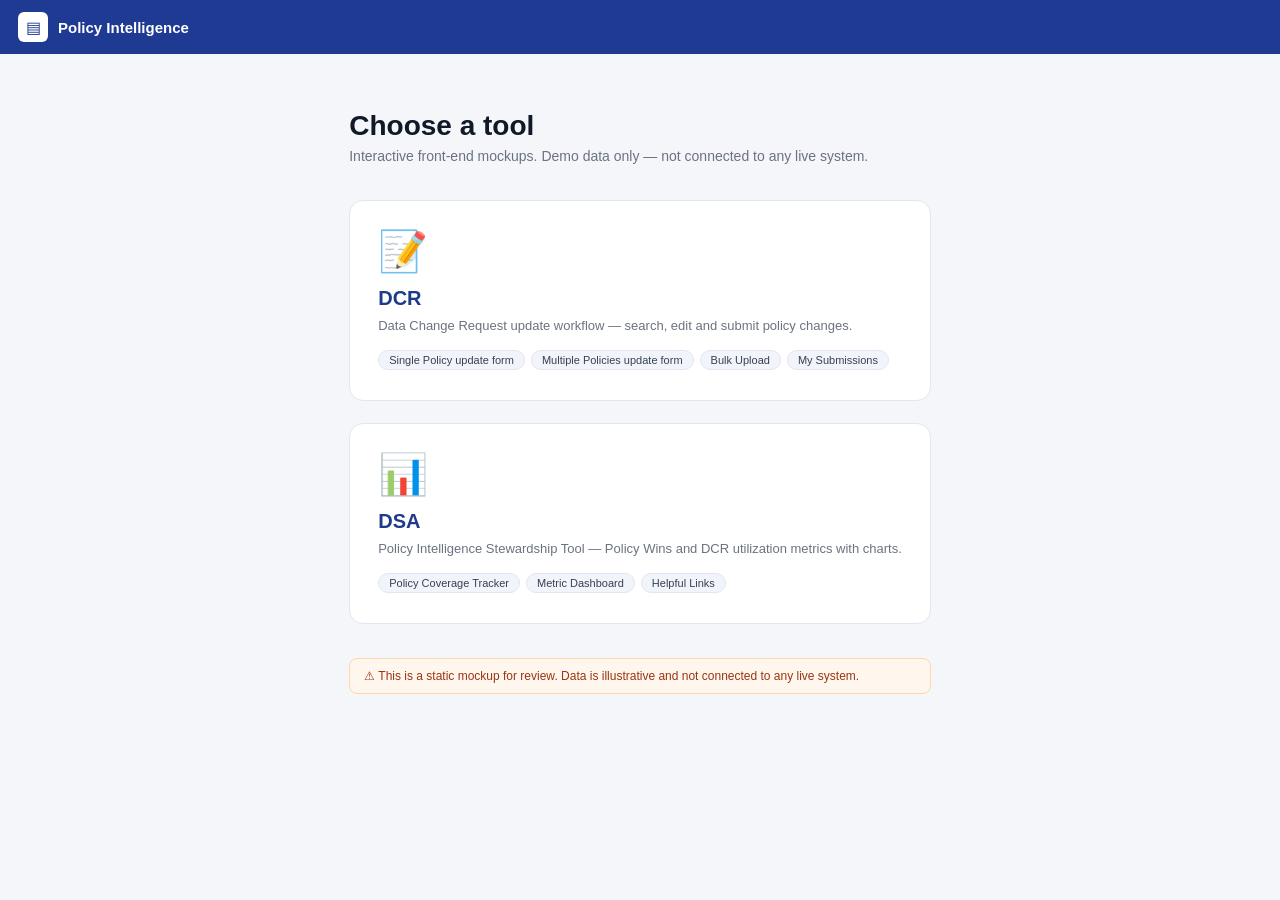
<file: index.html>
<!DOCTYPE html>
<html lang="en">
<head>
<meta charset="UTF-8" />
<meta name="viewport" content="width=device-width, initial-scale=1.0" />
<title>Policy Intelligence — Tool Selector</title>
<link rel="stylesheet" href="styles.css" />
<link rel="stylesheet" href="form.css" />
<style>
  .lp-wrap { max-width: 900px; margin: 0 auto; padding: 56px 24px; }
  .lp-title { font-size: 28px; font-weight: 700; color: #111827; margin: 0 0 6px; }
  .lp-sub { font-size: 14px; color: #6b7280; margin: 0 0 36px; }
  .lp-grid { display: grid; grid-template-columns: repeat(auto-fit, minmax(300px, 1fr)); gap: 22px; }
  .lp-card {
    display: block; text-decoration: none; color: inherit;
    border: 1px solid #e2e6ee; border-radius: 14px; padding: 30px 28px; background: #fff;
    transition: border-color .15s, box-shadow .15s, transform .15s;
  }
  .lp-card:hover { border-color: #2563eb; box-shadow: 0 8px 24px rgba(37,99,235,.14); transform: translateY(-2px); }
  .lp-card-icon { font-size: 40px; line-height: 1; }
  .lp-card-name { font-size: 20px; font-weight: 700; color: #1e3a8a; margin: 16px 0 6px; }
  .lp-card-desc { font-size: 13px; color: #6b7280; line-height: 1.55; }
  .lp-card-tabs { margin: 14px 0 0; padding: 0; list-style: none; display: flex; flex-wrap: wrap; gap: 6px; }
  .lp-card-tabs li {
    font-size: 11px; color: #374151; background: #f1f4fb;
    border: 1px solid #e2e6ee; border-radius: 999px; padding: 3px 10px;
  }
  .lp-note {
    margin-top: 34px; font-size: 12px; color: #9a3412;
    background: #fff7ed; border: 1px solid #fed7aa; border-radius: 8px; padding: 10px 14px;
  }
</style>
</head>
<body class="form-page">
  <header class="form-topbar">
    <div class="form-brand">
      <span class="form-logo">&#9636;</span>
      <span class="form-title">Policy Intelligence</span>
    </div>
  </header>

  <div class="lp-wrap">
    <h1 class="lp-title">Choose a tool</h1>
    <p class="lp-sub">Interactive front-end mockups. Demo data only &mdash; not connected to any live system.</p>

    <div class="lp-grid">
      <!-- DCR TOOL -->
      <a class="lp-card" href="single-form.html">
        <div class="lp-card-icon">&#128221;</div>
        <div class="lp-card-name">DCR</div>
        <div class="lp-card-desc">Data Change Request update workflow &mdash; search, edit and submit policy changes.</div>
        <ul class="lp-card-tabs">
          <li>Single Policy update form</li>
          <li>Multiple Policies update form</li>
          <li>Bulk Upload</li>
          <li>My Submissions</li>
        </ul>
      </a>

      <!-- DSA TOOL -->
      <a class="lp-card" href="product-tracker.html">
        <div class="lp-card-icon">&#128202;</div>
        <div class="lp-card-name">DSA</div>
        <div class="lp-card-desc">Policy Intelligence Stewardship Tool &mdash; Policy Wins and DCR utilization metrics with charts.</div>
        <ul class="lp-card-tabs">
          <li>Policy Coverage Tracker</li>
          <li>Metric Dashboard</li>
          <li>Helpful Links</li>
        </ul>
      </a>
    </div>

    <p class="lp-note">
      &#9888; This is a static mockup for review. Data is illustrative and not connected to any live system.
    </p>
  </div>
</body>
</html>
</file>
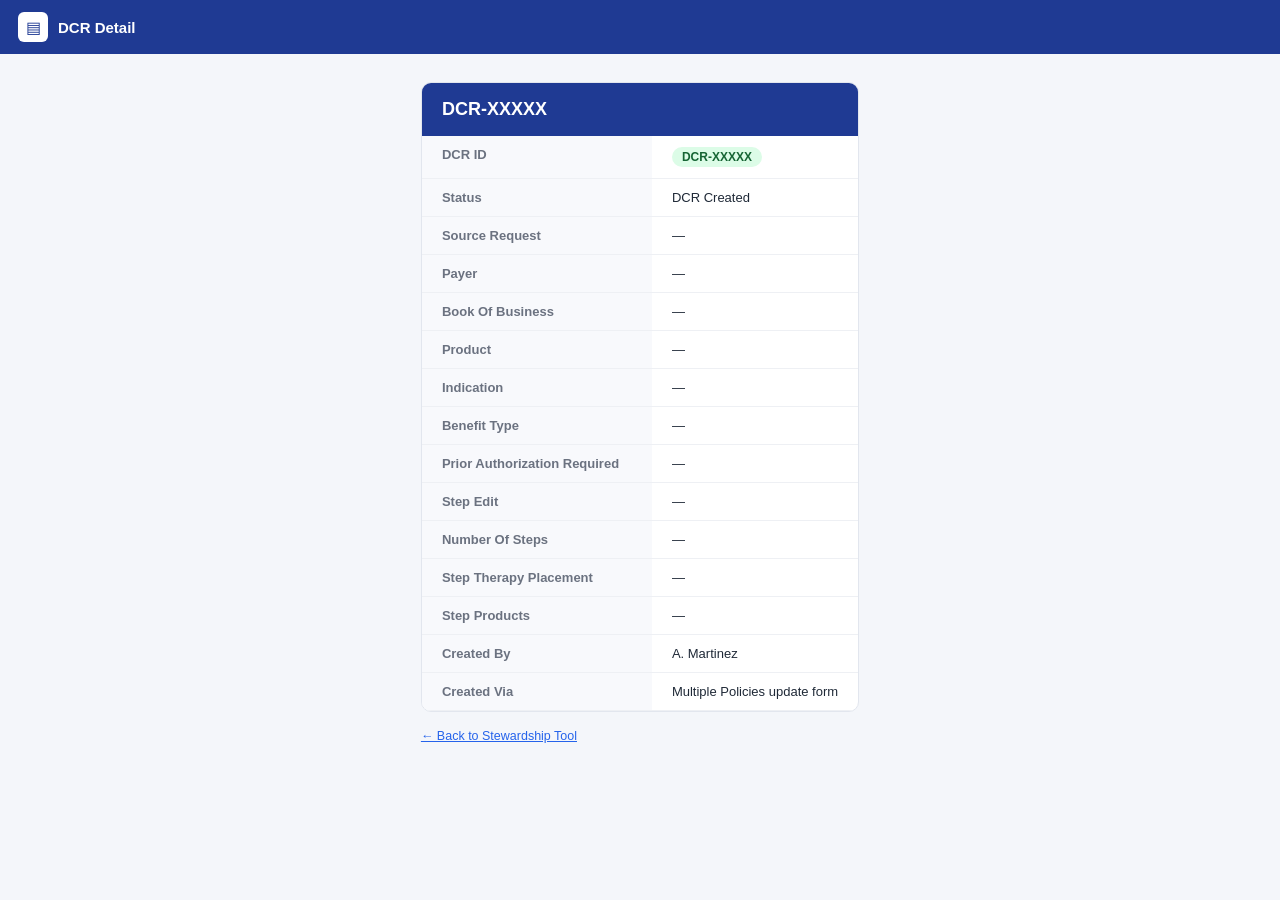
<file: dcr-detail.html>
<!DOCTYPE html>
<html lang="en">
<head>
<meta charset="UTF-8" />
<meta name="viewport" content="width=device-width, initial-scale=1.0" />
<title>DCR Detail</title>
<link rel="stylesheet" href="styles.css?v=78" />
<link rel="stylesheet" href="form.css?v=51" />
<style>
  .dcr-page { padding: 28px; max-width: 760px; margin: 0 auto; }
  .dcr-card { background:#fff; border:1px solid #e2e6ee; border-radius:10px; overflow:hidden; }
  .dcr-card h1 { font-size:18px; padding:16px 20px; background:#1f3a93; color:#fff; }
  .dcr-row { display:flex; border-bottom:1px solid #eef0f4; }
  .dcr-row div { padding:11px 20px; font-size:13px; }
  .dcr-row .k { width:230px; color:#6b7280; font-weight:600; background:#f8f9fc; }
  .dcr-row .v { flex:1; color:#1f2937; }
  .badge { display:inline-block; background:#dcfce7; color:#166534; padding:3px 10px; border-radius:12px; font-weight:700; font-size:12px; }
</style>
</head>
<body class="form-page">
  <header class="form-topbar">
    <a class="form-brand" href="index.html" aria-label="Go to Policy Intelligence home"><span class="form-logo">▤</span><span class="form-title">DCR Detail</span></a>
    <nav class="form-nav"></nav>
  </header>
  <div class="dcr-page">
    <div class="dcr-card" id="card"></div>
    <p style="margin-top:16px"><a href="product-tracker.html" class="user-guide">← Back to Stewardship Tool</a></p>
  </div>
  <script src="dcr-detail.js?v=10"></script>
</body>
</html>
</file>
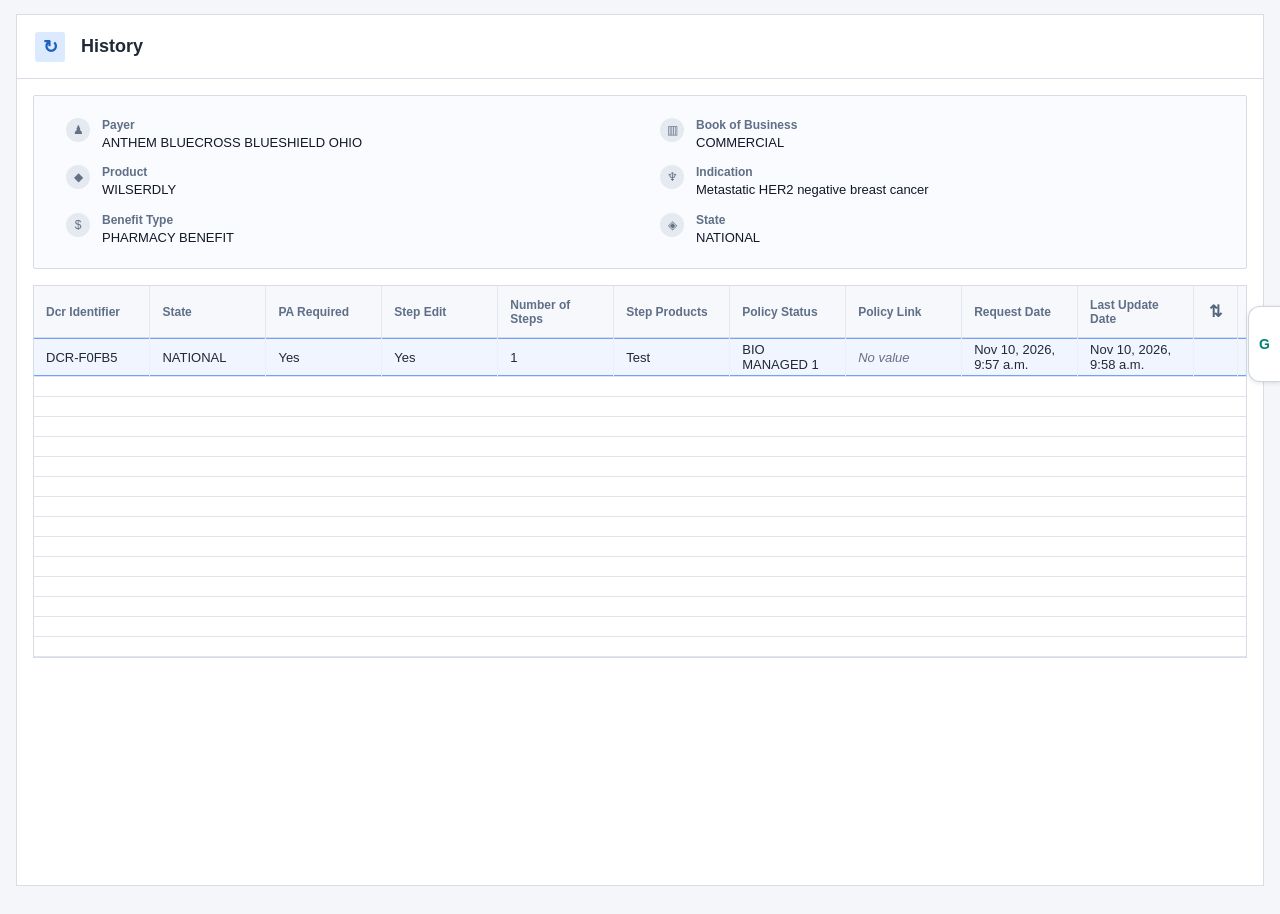
<file: dcr-history.html>
<!DOCTYPE html>
<html lang="en">
<head>
<meta charset="UTF-8" />
<meta name="viewport" content="width=device-width, initial-scale=1.0" />
<title>DCR History</title>
<style>
  * { box-sizing: border-box; }
  body {
    margin: 0; background: #f4f6f9; color: #1f2937;
    font-family: Arial, Helvetica, sans-serif; font-size: 14px;
  }
  .history-page { min-height: 100vh; padding: 14px 16px 28px; }
  .history-shell {
    background: #fff; border: 1px solid #d7dce5; min-height: calc(100vh - 28px);
  }
  .history-head {
    height: 64px; display: flex; align-items: center; gap: 16px;
    padding: 0 18px; border-bottom: 1px solid #d7dce5;
  }
  .history-icon {
    width: 30px; height: 30px; display: grid; place-items: center;
    border-radius: 3px; background: #dbeafe; color: #1d5fbf;
    font-size: 18px; font-weight: 700;
  }
  .history-title { font-size: 18px; font-weight: 800; }
  .history-content { padding: 16px; }
  .history-summary {
    display: grid; grid-template-columns: 1fr 1fr; gap: 40px;
    border: 1px solid #d7dce5; border-radius: 2px; padding: 22px 32px;
    background: #fafbfe; margin-bottom: 16px;
  }
  .history-stack { display: grid; gap: 14px; }
  .summary-item { display: grid; grid-template-columns: 24px minmax(0,1fr); gap: 12px; align-items: start; }
  .summary-dot {
    width: 24px; height: 24px; display: grid; place-items: center;
    border-radius: 50%; background: #e5e9f0; color: #657084; font-size: 12px;
  }
  .summary-label { color: #5f6f86; font-weight: 700; font-size: 12px; margin-bottom: 3px; }
  .summary-value { color: #111827; font-size: 13px; line-height: 1.25; }
  .history-table-wrap { border: 1px solid #d7dce5; overflow: auto; }
  table { width: 100%; min-width: 1320px; border-collapse: collapse; table-layout: fixed; }
  th {
    height: 52px; text-align: left; padding: 0 12px; background: #f6f8fc;
    color: #5f6f86; font-size: 12px; font-weight: 800;
    border-right: 1px solid #e4e8ef; border-bottom: 1px solid #d7dce5;
  }
  td {
    height: 39px; padding: 0 12px; color: #1f2937; font-size: 13px;
    border-right: 1px solid #edf0f5; border-bottom: 1px solid #dfe3ea;
    vertical-align: middle; overflow: hidden; text-overflow: ellipsis;
  }
  tr.selected td { background: #f0f5ff; box-shadow: inset 0 1px 0 #6ea2ff, inset 0 -1px 0 #6ea2ff; }
  .muted { color: #667085; font-style: italic; }
  .sort-cell { width: 44px; text-align: center; color: #53657c; font-size: 16px; }
  .status {
    display: inline-flex; align-items: center; justify-content: center;
    min-width: 46px; padding: 3px 10px; border-radius: 3px;
    border: 1px solid #7dadf2; background: #eaf2ff;
    color: #1f5ead; font-size: 12px; font-weight: 800;
  }
  .empty-row td { height: 20px; background: #fff; }
  .assist-tab {
    position: fixed; right: 0; top: 306px; width: 32px; height: 76px;
    border: 1px solid #d0d5dd; border-right: 0; border-radius: 12px 0 0 12px;
    background: #fff; display: grid; place-items: center; color: #00856f;
    font-weight: 900; box-shadow: 0 1px 4px rgba(17,24,39,.12);
  }
</style>
</head>
<body>
  <main class="history-page" data-page="dcr-history">
    <section class="history-shell">
      <header class="history-head">
        <div class="history-icon">↻</div>
        <div class="history-title">History</div>
      </header>

      <div class="history-content">
        <section class="history-summary">
          <div class="history-stack">
            <div class="summary-item">
              <span class="summary-dot">♟</span>
              <div><div class="summary-label" data-entity-label>Payer</div><div class="summary-value" data-field="payer">—</div></div>
            </div>
            <div class="summary-item">
              <span class="summary-dot">◆</span>
              <div><div class="summary-label">Product</div><div class="summary-value" data-field="product">—</div></div>
            </div>
            <div class="summary-item">
              <span class="summary-dot">$</span>
              <div><div class="summary-label">Benefit Type</div><div class="summary-value" data-field="benefit">—</div></div>
            </div>
          </div>
          <div class="history-stack">
            <div class="summary-item">
              <span class="summary-dot">▥</span>
              <div><div class="summary-label">Book of Business</div><div class="summary-value" data-field="bob">—</div></div>
            </div>
            <div class="summary-item">
              <span class="summary-dot">♆</span>
              <div><div class="summary-label">Indication</div><div class="summary-value" data-field="indication">—</div></div>
            </div>
            <div class="summary-item">
              <span class="summary-dot">◈</span>
              <div><div class="summary-label">State</div><div class="summary-value" data-field="state">—</div></div>
            </div>
          </div>
        </section>

        <section class="history-table-wrap">
          <table>
            <thead>
              <tr>
                <th>Dcr Identifier</th>
                <th>State</th>
                <th>PA Required</th>
                <th>Step Edit</th>
                <th>Number of Steps</th>
                <th>Step Products</th>
                <th>Policy Status</th>
                <th>Policy Link</th>
                <th>Request Date</th>
                <th>Last Update Date</th>
                <th class="sort-cell">⇅</th>
                <th>Status</th>
              </tr>
            </thead>
            <tbody>
              <tr class="selected">
                <td data-field="id">—</td>
                <td data-field="state">—</td>
                <td data-field="paRequired">—</td>
                <td data-field="stepEdit">—</td>
                <td data-field="numberOfSteps">—</td>
                <td data-field="stepProducts">—</td>
                <td data-field="policyStatus">—</td>
                <td><span class="muted" data-field="policyLink">—</span></td>
                <td data-field="requestDate">—</td>
                <td data-field="lastUpdate">—</td>
                <td></td>
                <td><span class="status" data-field="status">—</span></td>
              </tr>
              <tr class="empty-row"><td colspan="12"></td></tr>
              <tr class="empty-row"><td colspan="12"></td></tr>
              <tr class="empty-row"><td colspan="12"></td></tr>
              <tr class="empty-row"><td colspan="12"></td></tr>
              <tr class="empty-row"><td colspan="12"></td></tr>
              <tr class="empty-row"><td colspan="12"></td></tr>
              <tr class="empty-row"><td colspan="12"></td></tr>
              <tr class="empty-row"><td colspan="12"></td></tr>
              <tr class="empty-row"><td colspan="12"></td></tr>
              <tr class="empty-row"><td colspan="12"></td></tr>
              <tr class="empty-row"><td colspan="12"></td></tr>
              <tr class="empty-row"><td colspan="12"></td></tr>
              <tr class="empty-row"><td colspan="12"></td></tr>
              <tr class="empty-row"><td colspan="12"></td></tr>
            </tbody>
          </table>
        </section>
      </div>
    </section>
  </main>
  <div class="assist-tab">G</div>
  <script>
    const params = new URLSearchParams(window.location.search);
    const fallback = {
      id: "DCR-F0FB5",
      payer: "ANTHEM BLUECROSS BLUESHIELD OHIO",
      pbm: "",
      product: "WILSERDLY",
      benefit: "PHARMACY BENEFIT",
      bob: "COMMERCIAL",
      indication: "Metastatic HER2 negative breast cancer",
      state: "NATIONAL",
      paRequired: "Yes",
      stepEdit: "Yes",
      numberOfSteps: "1",
      stepProducts: "Test",
      policyStatus: "BIO MANAGED 1",
      policyLink: "No value",
      requestDate: "Nov 10, 2026, 9:57 a.m.",
      lastUpdate: "Nov 10, 2026, 9:58 a.m.",
      status: "NEW",
    };
    function valueFor(key) {
      const value = params.get(key);
      return value && value.trim() ? value : fallback[key];
    }
    const payerValue = valueFor("payer");
    const pbmValue = valueFor("pbm");
    const entityLabel = document.querySelector("[data-entity-label]");
    if (payerValue === "N/A" && pbmValue && pbmValue !== "N/A") {
      if (entityLabel) entityLabel.textContent = "PBM";
      params.set("payer", pbmValue);
    } else if (entityLabel) {
      entityLabel.textContent = "Payer";
    }
    document.querySelectorAll("[data-field]").forEach(el => {
      const key = el.dataset.field;
      el.textContent = valueFor(key) || "—";
    });
    const policyLink = document.querySelector('[data-field="policyLink"]');
    if (policyLink) policyLink.classList.toggle("muted", valueFor("policyLink") === "No value");
  </script>
</body>
</html>
</file>
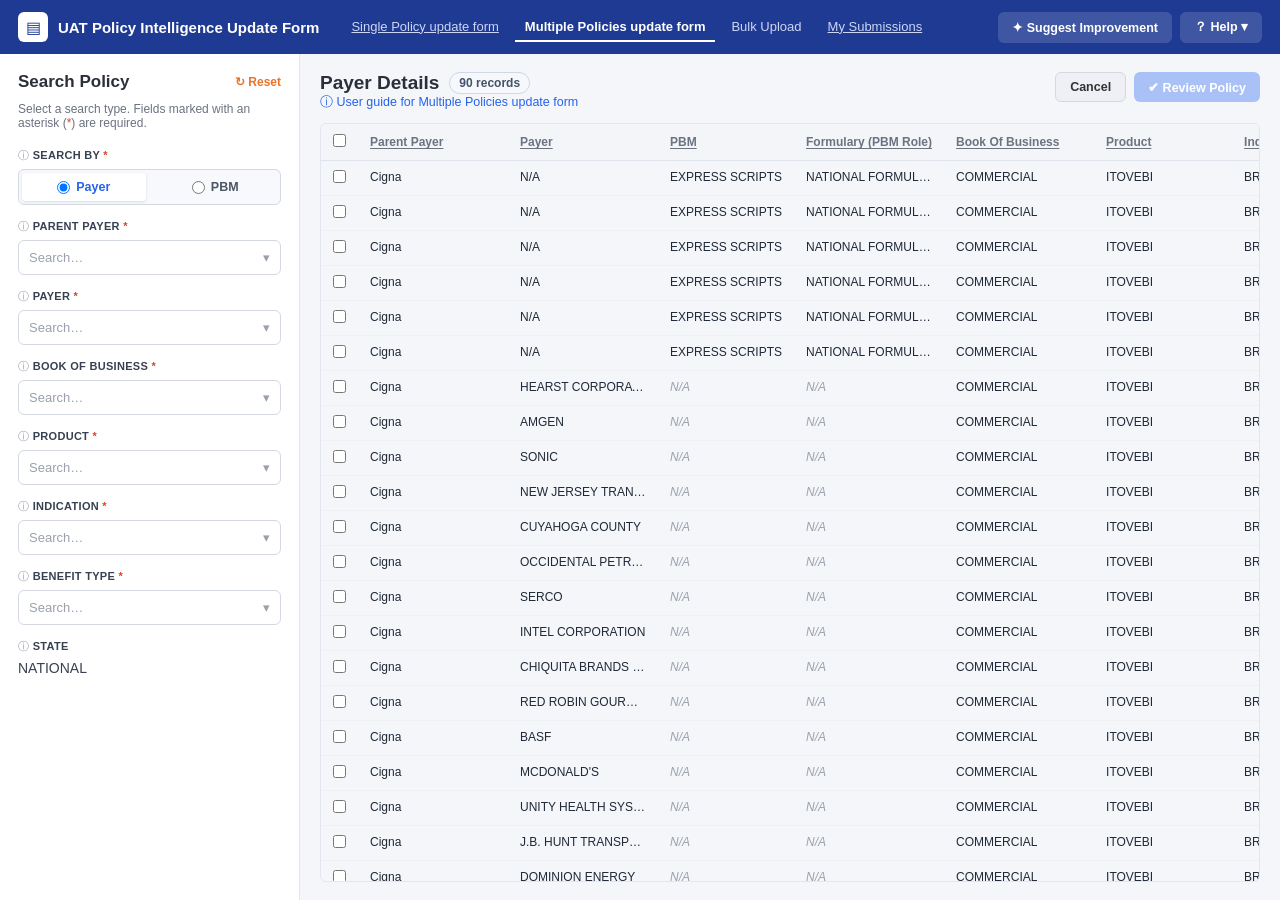
<file: multi-form.html>
<!DOCTYPE html>
<html lang="en">
<head>
<meta charset="UTF-8" />
<meta name="viewport" content="width=device-width, initial-scale=1.0" />
<title>UAT Policy Intelligence Update Form — Multiple Policies</title>
<link rel="stylesheet" href="styles.css?v=78" />
<link rel="stylesheet" href="form.css?v=56" />
</head>
<body class="form-page">
  <!-- ===== TOP BAR ===== -->
  <header class="form-topbar">
    <a class="form-brand" href="index.html" aria-label="Go to Policy Intelligence home">
      <span class="form-logo">▤</span>
      <span class="form-title">UAT Policy Intelligence Update Form</span>
    </a>
    <nav class="form-nav">
      <a class="form-tab" href="single-form.html">Single Policy update form</a>
      <a class="form-tab active">Multiple Policies update form</a>
      <a class="form-tab">Bulk Upload</a>
      <a class="form-tab" href="my-submissions.html">My Submissions</a>
    </nav>
    <div class="form-actions-top">
      <button class="form-btn ghost">✦ Suggest Improvement</button>
      <button class="form-btn ghost">？ Help ▾</button>
    </div>
  </header>

  <div class="form-layout">
    <!-- ===== LEFT SEARCH PANEL ===== -->
    <aside class="form-sidebar">
      <div class="search-head">
        <span class="search-title">Search Policy</span>
        <button class="link-btn" id="resetBtn">↻ Reset</button>
      </div>
      <p class="req-note">Select a search type. Fields marked with an asterisk (<span class="req">*</span>) are required.</p>

      <label class="fld-label">SEARCH BY <span class="req">*</span></label>
      <div class="entity-toggle" id="entityToggle">
        <label><input type="radio" name="entityMode" value="payer" checked /> Payer</label>
        <label><input type="radio" name="entityMode" value="pbm" /> PBM</label>
      </div>

      <div class="entity-field" data-mode-field="payer">
        <label class="fld-label">PARENT PAYER <span class="req">*</span></label>
        <div class="fld-select" data-field="parentPayer"><span>Search…</span><i>▾</i></div>

        <label class="fld-label">PAYER <span class="req">*</span></label>
        <div class="fld-select" data-field="payer"><span>Search…</span><i>▾</i></div>
      </div>

      <div class="entity-field" data-mode-field="pbm" hidden>
        <label class="fld-label">PBM <span class="req">*</span></label>
        <div class="fld-select" data-field="pbm"><span>Search…</span><i>▾</i></div>
      </div>

      <label class="fld-label">BOOK OF BUSINESS <span class="req">*</span></label>
      <div class="fld-select" data-field="bob"><span>Search…</span><i>▾</i></div>

      <label class="fld-label">PRODUCT <span class="req">*</span></label>
      <div class="fld-select" data-field="product"><span>Search…</span><i>▾</i></div>

      <label class="fld-label">INDICATION <span class="req">*</span></label>
      <div class="fld-select" data-field="indication"><span>Search…</span><i>▾</i></div>

      <label class="fld-label">BENEFIT TYPE <span class="req">*</span></label>
      <div class="fld-select" data-field="benefit"><span>Search…</span><i>▾</i></div>

      <div class="entity-field" data-mode-field="pbm" hidden>
        <label class="fld-label formulary-label">
          <span class="field-info" tabindex="0" aria-label="Currently, only National Formulary data is available">i</span>
          Formulary (PBM Role) <span class="req">*</span>
        </label>
        <div class="fld-select" data-field="pbmRole"><span>Search…</span><i>▾</i></div>
      </div>

      <label class="fld-label">STATE</label>
      <div class="fld-value" id="stateVal">NATIONAL</div>
    </aside>

    <!-- ===== MAIN ===== -->
    <main class="form-main populated">
      <div class="form-main-head">
        <div>
          <div class="details-title-row">
            <h2 class="payer-details" id="detailsTitle">Payer Details</h2>
            <span class="record-count-badge" id="recordCountBadge">0 records</span>
          </div>
          <div class="user-guide">ⓘ User guide for Multiple Policies update form</div>
        </div>
        <div class="form-main-actions">
          <button class="form-btn ghost" id="cancelBtn">Cancel</button>
          <button class="form-btn review" id="reviewBtn">✔ Review Policy</button>
        </div>
      </div>

      <div class="mp-table-wrap">
        <table class="mp-table" id="mpTable">
          <thead>
            <tr>
              <th class="mp-check"><input type="checkbox" id="mpSelectAll" /></th>
              <th>Parent Payer</th>
              <th>Payer</th>
              <th>PBM</th>
              <th>Formulary (PBM Role)</th>
              <th>Book Of Business</th>
              <th>Product</th>
              <th>Indication</th>
              <th>Benefit Type</th>
              <th>Prior Authorization Required</th>
              <th>Step Edit</th>
              <th>Number Of Steps</th>
              <th>Step Therapy Placement</th>
              <th>Step Products</th>
              <th>Policy Status</th>
              <th>Simplified Policy Status</th>
              <th>Policy Link</th>
              <th>Site Of Care Link</th>
              <th>PA Form Link</th>
              <th>Effective Policy Date</th>
            </tr>
          </thead>
          <tbody id="mpBody"></tbody>
        </table>
      </div>
    </main>
  </div>

  <div class="toast" id="toast"></div>
  <script src="multi-form.js?v=72"></script>
  <script src="inline-filters.js?v=5"></script>
</body>
</html>
</file>
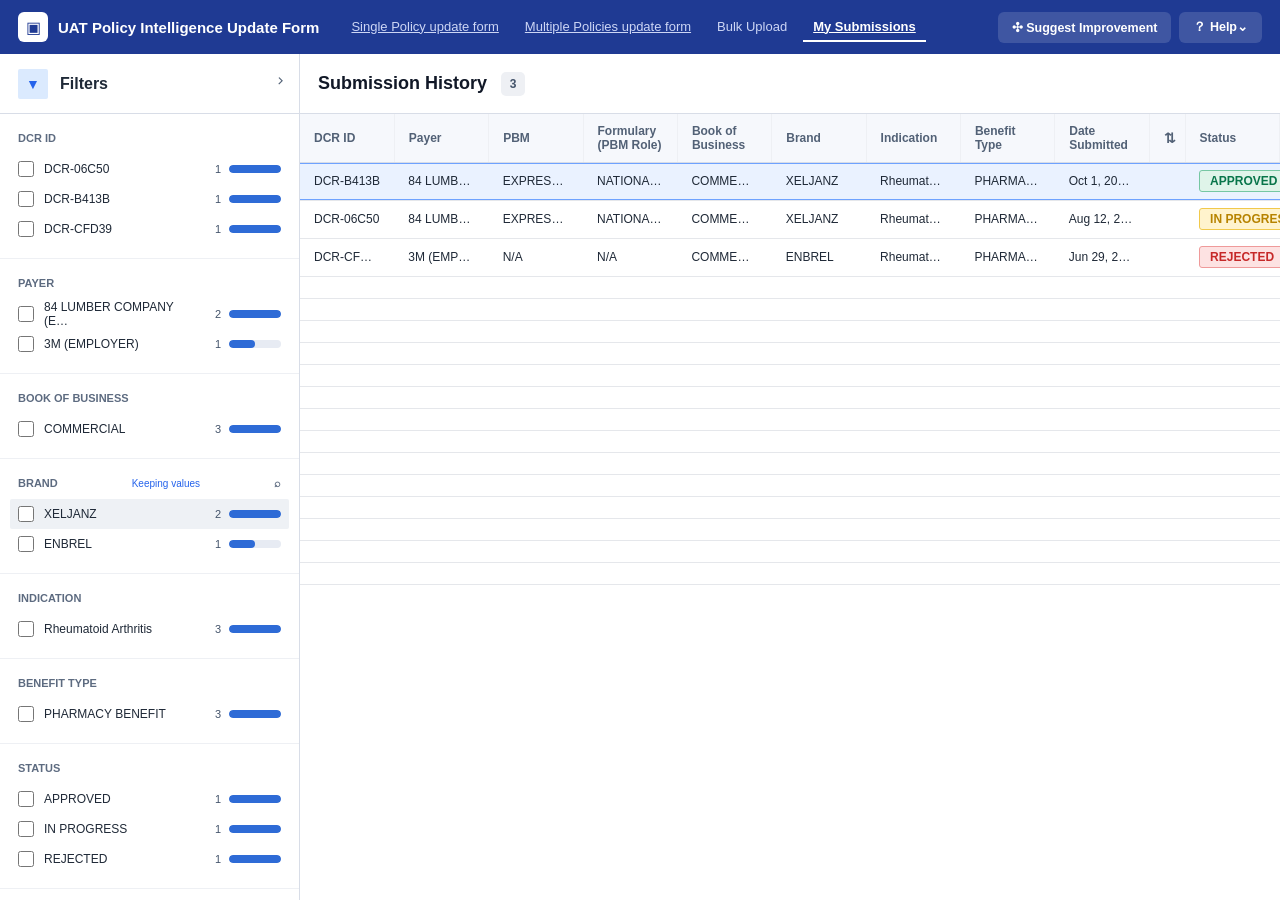
<file: my-submissions.html>
<!DOCTYPE html>
<html lang="en">
<head>
<meta charset="UTF-8" />
<meta name="viewport" content="width=device-width, initial-scale=1.0" />
<title>UAT Policy Intelligence Update Form — My Submissions</title>
<link rel="stylesheet" href="styles.css?v=78" />
<link rel="stylesheet" href="form.css?v=54" />
</head>
<body class="form-page submissions-page">
  <!-- DCR My Submissions table -->
  <header class="form-topbar">
    <a class="form-brand" href="index.html" aria-label="Go to Policy Intelligence home">
      <span class="form-logo">▣</span>
      <span class="form-title">UAT Policy Intelligence Update Form</span>
    </a>
    <nav class="form-nav">
      <a class="form-tab" href="single-form.html">Single Policy update form</a>
      <a class="form-tab" href="multi-form.html">Multiple Policies update form</a>
      <a class="form-tab">Bulk Upload</a>
      <a class="form-tab active" href="my-submissions.html">My Submissions</a>
    </nav>
    <div class="form-actions-top">
      <button class="form-btn ghost">✣ Suggest Improvement</button>
      <button class="form-btn ghost">？ Help⌄</button>
    </div>
  </header>

  <div class="form-layout">
    <aside class="submissions-sidebar">
      <div class="sub-filter-head">
        <span class="sub-filter-icon">▼</span>
        <span class="sub-filter-title">Filters</span>
        <span class="sub-filter-expand">⌝</span>
      </div>

      <section class="sub-filter-group">
        <h3>DCR ID</h3>
        <label><input type="checkbox" /> DCR-06C50 <span class="sub-count">1</span><span class="sub-bar"><i style="width:100%"></i></span></label>
        <label><input type="checkbox" /> DCR-B413B <span class="sub-count">1</span><span class="sub-bar"><i style="width:100%"></i></span></label>
        <label><input type="checkbox" /> DCR-CFD39 <span class="sub-count">1</span><span class="sub-bar"><i style="width:100%"></i></span></label>
      </section>

      <section class="sub-filter-group">
        <h3>Payer</h3>
        <label><input type="checkbox" /> 84 LUMBER COMPANY (E… <span class="sub-count">2</span><span class="sub-bar"><i style="width:100%"></i></span></label>
        <label><input type="checkbox" /> 3M (EMPLOYER) <span class="sub-count">1</span><span class="sub-bar"><i style="width:50%"></i></span></label>
      </section>

      <section class="sub-filter-group">
        <h3>Book of Business</h3>
        <label><input type="checkbox" /> COMMERCIAL <span class="sub-count">3</span><span class="sub-bar"><i style="width:100%"></i></span></label>
      </section>

      <section class="sub-filter-group">
        <h3 class="sub-filter-search-title">Brand <small>Keeping values</small><span>⌕</span></h3>
        <label class="sub-filter-selected"><input type="checkbox" /> XELJANZ <span class="sub-count">2</span><span class="sub-bar"><i style="width:100%"></i></span></label>
        <label><input type="checkbox" /> ENBREL <span class="sub-count">1</span><span class="sub-bar"><i style="width:50%"></i></span></label>
      </section>

      <section class="sub-filter-group">
        <h3>Indication</h3>
        <label><input type="checkbox" /> Rheumatoid Arthritis <span class="sub-count">3</span><span class="sub-bar"><i style="width:100%"></i></span></label>
      </section>

      <section class="sub-filter-group">
        <h3>Benefit Type</h3>
        <label><input type="checkbox" /> PHARMACY BENEFIT <span class="sub-count">3</span><span class="sub-bar"><i style="width:100%"></i></span></label>
      </section>

      <section class="sub-filter-group">
        <h3>Status</h3>
        <label><input type="checkbox" /> APPROVED <span class="sub-count">1</span><span class="sub-bar"><i style="width:100%"></i></span></label>
        <label><input type="checkbox" /> IN PROGRESS <span class="sub-count">1</span><span class="sub-bar"><i style="width:100%"></i></span></label>
        <label><input type="checkbox" /> REJECTED <span class="sub-count">1</span><span class="sub-bar"><i style="width:100%"></i></span></label>
      </section>
    </aside>

    <main class="submissions-main">
      <div class="submissions-title-row">
        <h1>Submission History</h1>
        <span class="submission-count">3</span>
      </div>

      <div class="submissions-table-wrap">
        <table class="submissions-table">
          <thead>
            <tr>
              <th>DCR ID</th>
              <th>Payer</th>
              <th>PBM</th>
              <th>Formulary (PBM Role)</th>
              <th>Book of Business</th>
              <th>Brand</th>
              <th>Indication</th>
              <th>Benefit Type</th>
              <th>Date Submitted</th>
              <th class="sub-sort">⇅</th>
              <th>Status</th>
            </tr>
          </thead>
          <tbody>
            <tr class="selected">
              <td>DCR-B413B</td>
              <td>84 LUMBER COMPANY (EMPLOYER)</td>
              <td>EXPRESS SCRIPTS</td>
              <td>NATIONAL FORMULARY</td>
              <td>COMMERCIAL</td>
              <td>XELJANZ</td>
              <td>Rheumatoid Arthritis</td>
              <td>PHARMACY BENEFIT</td>
              <td>Oct 1, 2026, 11:14 a.m.</td>
              <td></td>
              <td><span class="sub-status approved">APPROVED</span></td>
            </tr>
            <tr>
              <td>DCR-06C50</td>
              <td>84 LUMBER COMPANY (EMPLOYER)</td>
              <td>EXPRESS SCRIPTS</td>
              <td>NATIONAL FORMULARY</td>
              <td>COMMERCIAL</td>
              <td>XELJANZ</td>
              <td>Rheumatoid Arthritis</td>
              <td>PHARMACY BENEFIT</td>
              <td>Aug 12, 2026, 12:33 p.m.</td>
              <td></td>
              <td><span class="sub-status progress">IN PROGRESS</span></td>
            </tr>
            <tr>
              <td>DCR-CFD39</td>
              <td>3M (EMPLOYER)</td>
              <td>N/A</td>
              <td>N/A</td>
              <td>COMMERCIAL</td>
              <td>ENBREL</td>
              <td>Rheumatoid Arthritis</td>
              <td>PHARMACY BENEFIT</td>
              <td>Jun 29, 2026, 12:11 p.m.</td>
              <td></td>
              <td><span class="sub-status rejected">REJECTED</span></td>
            </tr>
            <tr class="sub-empty-row"><td colspan="11"></td></tr>
            <tr class="sub-empty-row"><td colspan="11"></td></tr>
            <tr class="sub-empty-row"><td colspan="11"></td></tr>
            <tr class="sub-empty-row"><td colspan="11"></td></tr>
            <tr class="sub-empty-row"><td colspan="11"></td></tr>
            <tr class="sub-empty-row"><td colspan="11"></td></tr>
            <tr class="sub-empty-row"><td colspan="11"></td></tr>
            <tr class="sub-empty-row"><td colspan="11"></td></tr>
            <tr class="sub-empty-row"><td colspan="11"></td></tr>
            <tr class="sub-empty-row"><td colspan="11"></td></tr>
            <tr class="sub-empty-row"><td colspan="11"></td></tr>
            <tr class="sub-empty-row"><td colspan="11"></td></tr>
            <tr class="sub-empty-row"><td colspan="11"></td></tr>
            <tr class="sub-empty-row"><td colspan="11"></td></tr>
          </tbody>
        </table>
      </div>
    </main>
  </div>
</body>
</html>
</file>
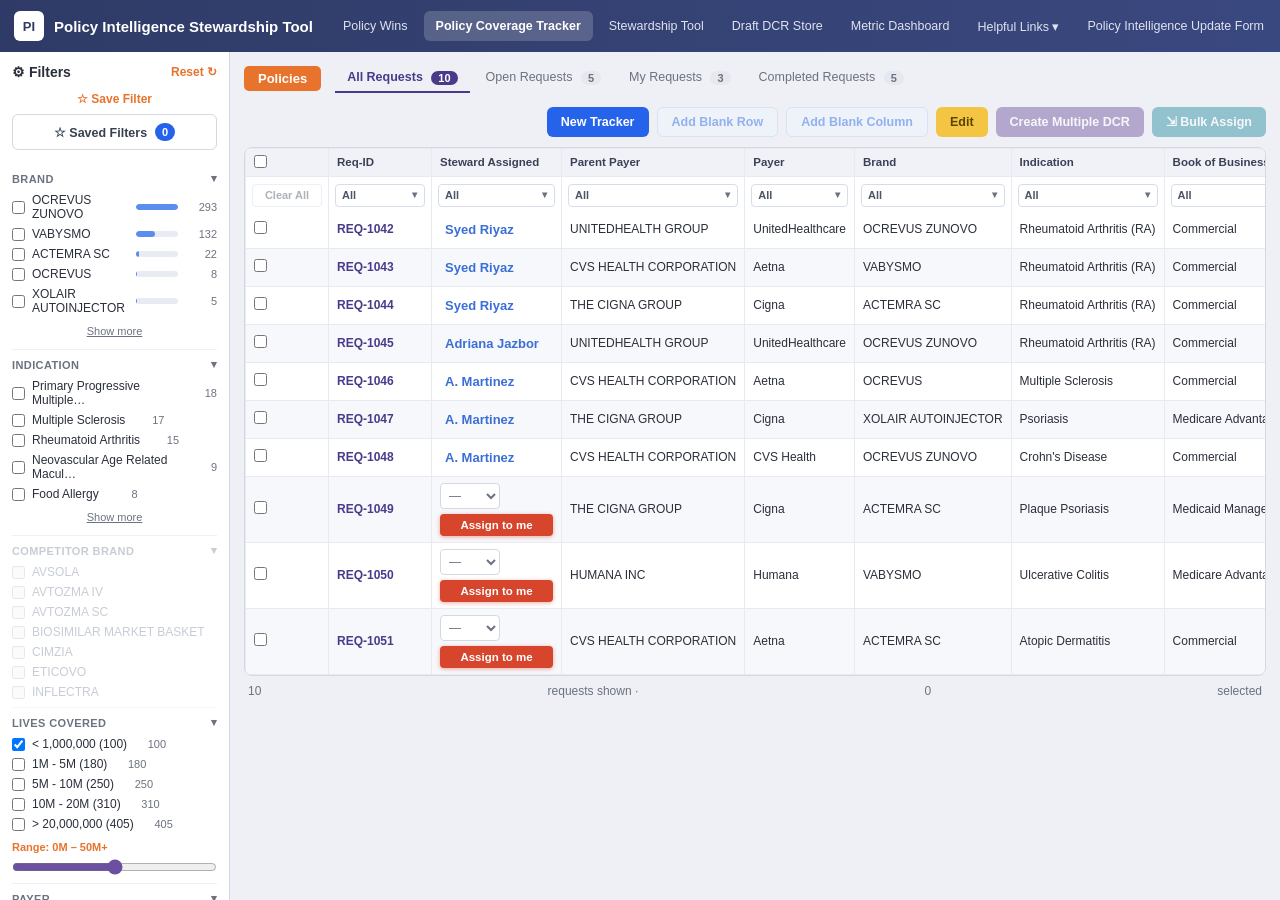
<file: product-tracker.html>
<!DOCTYPE html>
<html lang="en">
<head>
<meta charset="UTF-8" />
<meta name="viewport" content="width=device-width, initial-scale=1.0" />
<title>Policy Intelligence Stewardship Tool</title>
<link rel="stylesheet" href="styles.css?v=109" />
</head>
<body>
  <!-- ============ TOP NAV ============ -->
  <header class="topnav">
    <a class="brand" href="index.html" aria-label="Go to Policy Intelligence home">
      <span class="logo">PI</span>
      <span class="brand-title">Policy Intelligence Stewardship Tool</span>
    </a>
    <nav class="nav-tabs">
      <a class="nav-tab" data-tab="wins">Policy Wins</a>
      <a class="nav-tab active" data-tab="stewardship">Policy Coverage Tracker</a>
      <a class="nav-tab" data-tab="sttool">Stewardship Tool</a>
      <a class="nav-tab" data-tab="drafts">Draft DCR Store</a>
      <a class="nav-tab" data-tab="metric">Metric Dashboard</a>
      <div class="nav-dropdown">
        <a class="nav-tab">Helpful Links ▾</a>
        <div class="dropdown-menu">
          <a>MMIT Portal</a>
          <a>Policy Reporter</a>
          <a>GATE Reference</a>
          <a>Training Docs</a>
        </div>
      </div>
      <a class="nav-tab" href="multi-form.html">Policy Intelligence Update Form</a>
      <a class="nav-tab" data-tab="reporter">Policy Reporter</a>
      <a class="nav-tab help">⌕ Help</a>
    </nav>
    <div class="autosave" id="autosave">
      <span class="dot"></span><span id="autosaveText">Auto save</span>
    </div>
  </header>

  <!-- ============ BODY ============ -->
  <div class="layout">
    <!-- ===== LEFT SIDEBAR (FILTERS) ===== -->
    <aside class="sidebar">
      <div class="sidebar-header">
        <span class="filters-title">⚙ Filters</span>
        <button class="link-btn" id="resetFilters">Reset ↻</button>
      </div>
      <div class="sidebar-saved">
        <button class="link-btn" id="saveFilterBtn" title="Save the current filter selection">☆ Save Filter</button>
        <button class="saved-open-btn" id="openSavedBtn">
          ☆ Saved Filters <span class="saved-count" id="savedCount">0</span>
        </button>
      </div>

      <!-- ===== STEWARDSHIP FILTERS ===== -->
      <div id="stewardshipFilters">
      <div class="filter-group">
        <div class="fg-title" data-toggle>BRAND <span class="chev">▾</span></div>
        <div class="fg-body" id="brandFilterBody">
          <label><input type="checkbox" class="filter-cb brand-cb" value="OCREVUS ZUNOVO" /> OCREVUS ZUNOVO <span class="cbar"><i style="width:100%"></i></span><span class="count">293</span></label>
          <label><input type="checkbox" class="filter-cb brand-cb" value="VABYSMO" /> VABYSMO <span class="cbar"><i style="width:45%"></i></span><span class="count">132</span></label>
          <label><input type="checkbox" class="filter-cb brand-cb" value="ACTEMRA SC" /> ACTEMRA SC <span class="cbar"><i style="width:8%"></i></span><span class="count">22</span></label>
          <label><input type="checkbox" class="filter-cb brand-cb" value="OCREVUS" /> OCREVUS <span class="cbar"><i style="width:3%"></i></span><span class="count">8</span></label>
          <label><input type="checkbox" class="filter-cb brand-cb" value="XOLAIR AUTOINJECTOR" /> XOLAIR AUTOINJECTOR <span class="cbar"><i style="width:2%"></i></span><span class="count">5</span></label>
          <button class="show-more">Show more</button>
        </div>
      </div>

      <div class="filter-group">
        <div class="fg-title" data-toggle>INDICATION <span class="chev">▾</span></div>
        <div class="fg-body" id="indicationFilterBody">
          <label><input type="checkbox" class="filter-cb indication-cb" value="Primary Progressive Multiple Sclerosis" /> Primary Progressive Multiple… <span class="count">18</span></label>
          <label><input type="checkbox" class="filter-cb indication-cb" value="Multiple Sclerosis" /> Multiple Sclerosis <span class="count">17</span></label>
          <label><input type="checkbox" class="filter-cb indication-cb" value="Rheumatoid Arthritis" /> Rheumatoid Arthritis <span class="count">15</span></label>
          <label><input type="checkbox" class="filter-cb indication-cb" value="Neovascular Age Related Macular Degeneration" /> Neovascular Age Related Macul… <span class="count">9</span></label>
          <label><input type="checkbox" class="filter-cb indication-cb" value="Food Allergy" /> Food Allergy <span class="count">8</span></label>
          <button class="show-more">Show more</button>
        </div>
      </div>

      <div class="filter-group disabled-filter" id="competitorBrandFilterGroup">
        <div class="fg-title" data-toggle>COMPETITOR BRAND <span class="chev">▾</span></div>
        <div class="fg-body" id="competitorBrandFilterBody">
          <label><input type="checkbox" class="filter-cb competitor-brand-cb" value="AVSOLA" disabled /> AVSOLA</label>
          <label><input type="checkbox" class="filter-cb competitor-brand-cb" value="AVTOZMA IV" disabled /> AVTOZMA IV</label>
          <label><input type="checkbox" class="filter-cb competitor-brand-cb" value="AVTOZMA SC" disabled /> AVTOZMA SC</label>
          <label><input type="checkbox" class="filter-cb competitor-brand-cb" value="BIOSIMILAR MARKET BASKET" disabled /> BIOSIMILAR MARKET BASKET</label>
          <label><input type="checkbox" class="filter-cb competitor-brand-cb" value="CIMZIA" disabled /> CIMZIA</label>
          <label><input type="checkbox" class="filter-cb competitor-brand-cb" value="ETICOVO" disabled /> ETICOVO</label>
          <label><input type="checkbox" class="filter-cb competitor-brand-cb" value="INFLECTRA" disabled /> INFLECTRA</label>
        </div>
      </div>

      <div class="filter-group">
        <div class="fg-title" data-toggle>LIVES COVERED <span class="chev">▾</span></div>
        <div class="fg-body">
          <label><input type="checkbox" class="filter-cb" checked /> &lt; 1,000,000 (100) <span class="count">100</span></label>
          <label><input type="checkbox" class="filter-cb" /> 1M - 5M (180) <span class="count">180</span></label>
          <label><input type="checkbox" class="filter-cb" /> 5M - 10M (250) <span class="count">250</span></label>
          <label><input type="checkbox" class="filter-cb" /> 10M - 20M (310) <span class="count">310</span></label>
          <label><input type="checkbox" class="filter-cb" /> &gt; 20,000,000 (405) <span class="count">405</span></label>
          <div class="range-note" id="rangeNote">Range: 0M – 50M+</div>
          <input type="range" min="0" max="100" value="50" class="slider" id="livesSlider" />
        </div>
      </div>

      <div class="filter-group">
        <div class="fg-title" data-toggle>PAYER <span class="chev">▾</span></div>
        <div class="fg-body">
          <label><input type="checkbox" class="filter-cb payer-cb" value="Aetna" /> Aetna <span class="count">120</span></label>
          <label><input type="checkbox" class="filter-cb payer-cb" value="Cigna" /> Blue Cross Blue Shield <span class="count">47</span></label>
          <label><input type="checkbox" class="filter-cb payer-cb" value="CVS Health" /> CVS Health <span class="count">15</span></label>
          <label><input type="checkbox" class="filter-cb payer-cb" value="Humana" /> Humana <span class="count">14</span></label>
        </div>
      </div>

      <div class="filter-group">
        <div class="fg-title" data-toggle>POLICY STATUS <span class="chev">▾</span></div>
        <div class="fg-body">
          <label><input type="checkbox" class="filter-cb" /> PA REQUIRED NO C… <span class="cbar"><i style="width:100%"></i></span><span class="count">273</span></label>
          <label><input type="checkbox" class="filter-cb" /> TO PI OR BETTER <span class="cbar"><i style="width:46%"></i></span><span class="count">125</span></label>
          <label><input type="checkbox" class="filter-cb" /> TO PI WITH CRITERIA <span class="cbar"><i style="width:35%"></i></span><span class="count">97</span></label>
          <label><input type="checkbox" class="filter-cb" /> BIO MANAGED 1 <span class="cbar"><i style="width:33%"></i></span><span class="count">92</span></label>
          <label><input type="checkbox" class="filter-cb" /> NO ST <span class="cbar"><i style="width:33%"></i></span><span class="count">92</span></label>
        </div>
      </div>

      <div class="filter-group">
        <div class="fg-title" data-toggle>BENEFIT TYPE <span class="chev">▾</span></div>
        <div class="fg-body">
          <label><input type="checkbox" class="filter-cb" /> PHARMACY BENEFIT <span class="count">494</span></label>
          <label><input type="checkbox" class="filter-cb" /> MEDICAL BENEFIT <span class="count">408</span></label>
        </div>
      </div>

      <div class="filter-group">
        <div class="fg-title" data-toggle>BOOK OF BUSINESS <span class="chev">▾</span></div>
        <div class="fg-body">
          <label><input type="checkbox" class="filter-cb bob-cb" value="Commercial" /> COMMERCIAL <span class="count">350</span></label>
          <label><input type="checkbox" class="filter-cb bob-cb" value="Medicaid Managed" /> MEDICAID_MANAGED <span class="count">299</span></label>
          <label><input type="checkbox" class="filter-cb bob-cb" value="Medicare Advantage" /> MEDICARE_ADVANTAGE <span class="count">141</span></label>
          <label><input type="checkbox" class="filter-cb bob-cb" value="Medicaid FFS" /> MEDICAID_FFS <span class="count">66</span></label>
          <label><input type="checkbox" class="filter-cb bob-cb" value="Government" /> GOVERNMENT <span class="count">41</span></label>
        </div>
      </div>

      <!-- LEGENDS -->
      <div class="legend">
        <div class="legend-title">DCR STATUS</div>
        <div class="legend-row"><span class="swatch s-new"></span> NEW <span class="cbar"><i style="width:100%"></i></span><span class="count">834</span></div>
        <div class="legend-row"><span class="swatch s-created"></span> DCR Created <span class="cbar"><i style="width:6%"></i></span><span class="count">33</span></div>
        <div class="legend-row"><span class="swatch s-bridging"></span> Bridging Issues <span class="count">9</span></div>
        <div class="legend-row"><span class="swatch s-notreq"></span> Not Required <span class="count">9</span></div>
      </div>

      <div class="legend">
        <div class="legend-title">MMIT Verification STATUS</div>
        <div class="legend-row"><span class="swatch v-new"></span> NEW <span class="cbar"><i style="width:100%"></i></span><span class="count">834</span></div>
        <div class="legend-row"><span class="swatch v-correct"></span> Correct <span class="cbar"><i style="width:6%"></i></span><span class="count">33</span></div>
        <div class="legend-row"><span class="swatch v-review"></span> Under MMIT Review</div>
        <div class="legend-row"><span class="swatch v-assess"></span> Incorrect : Assessment Error</div>
        <div class="legend-row"><span class="swatch v-lag"></span> Incorrect : Policy Lag</div>
        <div class="legend-row"><span class="swatch v-mdm"></span> Bridging Issue : Under MDM Review</div>
      </div>
      </div><!-- /#stewardshipFilters -->

      <!-- ===== WINS FILTERS (populated by JS) ===== -->
      <div id="winsFilters" hidden>
        <div class="filter-group">
          <div class="fg-title" data-toggle>BRAND <span class="chev">▾</span></div>
          <div class="fg-body" id="winFilterBrand"></div>
        </div>
        <div class="filter-group">
          <div class="fg-title" data-toggle>INDICATION <span class="chev">▾</span></div>
          <div class="fg-body" id="winFilterIndication"></div>
        </div>
        <div class="filter-group">
          <div class="fg-title" data-toggle>BOOK OF BUSINESS <span class="chev">▾</span></div>
          <div class="fg-body" id="winFilterBob"></div>
        </div>
        <div class="filter-group">
          <div class="fg-title" data-toggle>BENEFIT TYPE <span class="chev">▾</span></div>
          <div class="fg-body" id="winFilterBenefit"></div>
        </div>
      </div>

      <!-- ===== STEWARDSHIP TOOL FILTERS ===== -->
      <div id="stToolFilters" class="st-tool-filters" hidden>
        <section class="stf-section">
          <h3 class="stf-title">Status</h3>
          <label class="stf-row no-bar"><input type="checkbox" /><span class="stf-label">NEW</span><span class="stf-count">482</span></label>
          <label class="stf-row no-bar"><input type="checkbox" /><span class="stf-label">APPROVED</span><span class="stf-count">269</span></label>
          <label class="stf-row no-bar"><input type="checkbox" /><span class="stf-label">IN PROGRESS</span><span class="stf-count">70</span></label>
          <label class="stf-row no-bar"><input type="checkbox" /><span class="stf-label">REJECTED</span><span class="stf-count">47</span></label>
          <label class="stf-row no-bar"><input type="checkbox" /><span class="stf-label">REVERTED</span><span class="stf-count">5</span></label>
        </section>

        <section class="stf-section stf-payer-pbm-section">
          <h3 class="stf-title stf-search-by-title"><span class="stf-info-icon">ⓘ</span> Search By <span class="req">*</span></h3>
          <div class="stf-search-switch" role="radiogroup" aria-label="Filter by Payer or PBM">
            <label class="active">
              <input type="radio" name="stfEntityMode" value="payer" checked data-stf-mode="payer" />
              <span>Payer</span>
            </label>
            <label>
              <input type="radio" name="stfEntityMode" value="pbm" data-stf-mode="pbm" />
              <span>PBM</span>
            </label>
          </div>
          <div class="stf-mode-panel" id="stfPayerPanel">
            <label class="stf-row no-bar"><input type="checkbox" /><span class="stf-label">3M (EMPLOYER)</span><span class="stf-count">115</span></label>
            <label class="stf-row no-bar"><input type="checkbox" /><span class="stf-label">CIGNA</span><span class="stf-count">63</span></label>
            <label class="stf-row no-bar"><input type="checkbox" /><span class="stf-label">84 LUMBER COMPANY (EMPLOYER)</span><span class="stf-count">44</span></label>
            <label class="stf-row no-bar"><input type="checkbox" /><span class="stf-label">AETNA</span><span class="stf-count">34</span></label>
            <label class="stf-row no-bar"><input type="checkbox" /><span class="stf-label">DELAWARE FIRST HEALTH</span><span class="stf-count">33</span></label>
            <button class="stf-show-more" type="button">Show more</button>
          </div>
          <div class="stf-mode-panel" id="stfPbmPanel" hidden>
            <label class="stf-row no-bar"><input type="checkbox" /><span class="stf-label">Express Scripts</span><span class="stf-count">164</span></label>
            <label class="stf-row no-bar"><input type="checkbox" /><span class="stf-label">CVS</span><span class="stf-count">93</span></label>
            <label class="stf-row no-bar"><input type="checkbox" /><span class="stf-label">OptumRX</span><span class="stf-count">71</span></label>
            <button class="stf-show-more" type="button">Show more</button>
          </div>
        </section>

        <section class="stf-section stf-pbm-role-section" id="stfPbmRoleSection" hidden>
          <h3 class="stf-title">Formulary (PBM Role)</h3>
          <label class="stf-row no-bar"><input type="checkbox" /><span class="stf-label">National Formulary</span><span class="stf-count">112</span></label>
          <label class="stf-row no-bar disabled"><input type="checkbox" disabled /><span class="stf-label">Custom Formulary</span><span class="stf-count">34</span></label>
          <label class="stf-row no-bar disabled"><input type="checkbox" disabled /><span class="stf-label">Formulary Management</span><span class="stf-count">18</span></label>
        </section>

        <section class="stf-section">
          <h3 class="stf-title">Product</h3>
          <label class="stf-row no-bar"><input type="checkbox" /><span class="stf-label">OCREVUS ZUNOVO</span><span class="stf-count">273</span></label>
          <label class="stf-row no-bar"><input type="checkbox" /><span class="stf-label">ACTEMRA SC</span><span class="stf-count">104</span></label>
          <label class="stf-row no-bar"><input type="checkbox" /><span class="stf-label">VABYSMO</span><span class="stf-count">85</span></label>
          <label class="stf-row no-bar"><input type="checkbox" /><span class="stf-label">ALECENSA</span><span class="stf-count">46</span></label>
          <label class="stf-row no-bar"><input type="checkbox" /><span class="stf-label">OCREVUS</span><span class="stf-count">30</span></label>
          <button class="stf-show-more" type="button">Show more</button>
        </section>

        <section class="stf-section">
          <h3 class="stf-title has-search"><span>Book Of Business <small>Keeping values</small></span><span class="stf-search">⌕</span></h3>
          <label class="stf-row"><input type="checkbox" /><span class="stf-label">COMMERCIAL</span><span class="stf-count">691</span><span class="stf-bar wide"></span></label>
          <label class="stf-row"><input type="checkbox" /><span class="stf-label">MEDICARE_ADVANTAGE</span><span class="stf-count">106</span><span class="stf-bar sm"></span></label>
          <label class="stf-row"><input type="checkbox" /><span class="stf-label">MEDICAID_MANAGED</span><span class="stf-count">49</span><span class="stf-bar xs"></span></label>
          <label class="stf-row"><input type="checkbox" /><span class="stf-label">GOVERNMENT</span><span class="stf-count">20</span><span class="stf-bar tiny"></span></label>
          <label class="stf-row"><input type="checkbox" /><span class="stf-label">MEDICAID_FFS</span><span class="stf-count">5</span><span class="stf-bar tiny"></span></label>
          <button class="stf-show-more" type="button">Show more</button>
        </section>

        <section class="stf-section">
          <h3 class="stf-title">Indication</h3>
          <label class="stf-row"><input type="checkbox" /><span class="stf-label">Multiple Sclerosis</span><span class="stf-count">294</span><span class="stf-bar wide"></span></label>
          <label class="stf-row"><input type="checkbox" /><span class="stf-label">Rheumatoid Arthritis</span><span class="stf-count">231</span><span class="stf-bar med"></span></label>
          <label class="stf-row"><input type="checkbox" /><span class="stf-label">Neovascular Age Related Macular Degeneration</span><span class="stf-count">66</span><span class="stf-bar sm"></span></label>
          <label class="stf-row"><input type="checkbox" /><span class="stf-label">ALK mutation positive</span><span class="stf-count">53</span><span class="stf-bar sm"></span></label>
          <label class="stf-row"><input type="checkbox" /><span class="stf-label">Primary Progressive Multiple Sclerosis</span><span class="stf-count">33</span><span class="stf-bar xs"></span></label>
          <button class="stf-show-more" type="button">Show more</button>
        </section>

        <section class="stf-section">
          <h3 class="stf-title">Benefit Type</h3>
          <label class="stf-row"><input type="checkbox" /><span class="stf-label">MEDICAL BENEFIT</span><span class="stf-count">541</span><span class="stf-bar wide"></span></label>
          <label class="stf-row"><input type="checkbox" /><span class="stf-label">PHARMACY BENEFIT</span><span class="stf-count">332</span><span class="stf-bar med"></span></label>
        </section>

        <section class="stf-section">
          <h3 class="stf-title">Submitter</h3>
          <label class="stf-row no-bar"><input type="checkbox" /><span class="stf-label">pharma PPDQABOT</span><span class="stf-count">265</span></label>
          <label class="stf-row no-bar"><input type="checkbox" /><span class="stf-label">Pradeep Lingampally</span><span class="stf-count">153</span></label>
          <label class="stf-row no-bar"><input type="checkbox" /><span class="stf-label">Adriana Jazbor-Indyk</span><span class="stf-count">89</span></label>
          <label class="stf-row no-bar"><input type="checkbox" /><span class="stf-label">Udayakumar Kongari</span><span class="stf-count">76</span></label>
          <label class="stf-row no-bar"><input type="checkbox" /><span class="stf-label">Koushik Gadey</span><span class="stf-count">55</span></label>
          <button class="stf-show-more" type="button">Show more</button>
        </section>

        <section class="stf-section">
          <h3 class="stf-title">Steward Assigned</h3>
          <label class="stf-row"><input type="checkbox" /><span class="stf-label">Unknown user or group</span><span class="stf-count">482</span><span class="stf-bar wide"></span></label>
          <label class="stf-row"><input type="checkbox" /><span class="stf-label">System Admin</span><span class="stf-count">89</span><span class="stf-bar sm"></span></label>
          <label class="stf-row"><input type="checkbox" /><span class="stf-label">Pradeep Lingampally</span><span class="stf-count">68</span><span class="stf-bar sm"></span></label>
          <label class="stf-row"><input type="checkbox" /><span class="stf-label">pharma PPDQABOT</span><span class="stf-count">29</span><span class="stf-bar tiny"></span></label>
          <label class="stf-row"><input type="checkbox" /><span class="stf-label">Thomas Flanagan</span><span class="stf-count">26</span><span class="stf-bar tiny"></span></label>
          <button class="stf-show-more" type="button">Show more</button>
        </section>

        <section class="stf-section">
          <h3 class="stf-title">DCR Identifier</h3>
          <input class="stf-text-input" type="text" aria-label="DCR Identifier" />
        </section>

        <section class="stf-section stf-date-section">
          <h3 class="stf-title">Date Submitted</h3>
          <div class="stf-date-top">
            <button class="stf-select-btn" type="button">Time range <span>⌄</span></button>
            <span class="stf-toggle" aria-hidden="true"><span></span></span>
            <span class="stf-relative">Relative to today</span>
          </div>
          <label class="stf-date-label">After (inclusive)</label>
          <div class="stf-date-input"><input type="text" placeholder="Start time" /><button type="button">EDT ▾</button></div>
          <label class="stf-date-label">Before (inclusive)</label>
          <div class="stf-date-input"><input type="text" placeholder="End time" /><button type="button">EDT ▾</button></div>
        </section>

        <section class="stf-section">
          <h3 class="stf-title">State</h3>
          <label class="stf-row"><input type="checkbox" /><span class="stf-label">NATIONAL</span><span class="stf-count">701</span><span class="stf-bar wide"></span></label>
          <label class="stf-row"><input type="checkbox" /><span class="stf-label muted">No value</span><span class="stf-count">50</span><span class="stf-bar xs"></span></label>
          <label class="stf-row"><input type="checkbox" /><span class="stf-label">CA</span><span class="stf-count">16</span><span class="stf-bar tiny"></span></label>
          <label class="stf-row"><input type="checkbox" /><span class="stf-label">AK</span><span class="stf-count">11</span><span class="stf-bar tiny"></span></label>
          <label class="stf-row"><input type="checkbox" /><span class="stf-label">AR</span><span class="stf-count">8</span><span class="stf-bar tiny"></span></label>
          <button class="stf-show-more" type="button">Show more</button>
        </section>

        <section class="stf-section stf-impact-section">
          <h3 class="stf-title has-caret"><span>Filter On [iMPAct]Treated Life</span><span>⌃</span></h3>
          <div class="stf-chip-line"><span class="stf-diamond">◇</span><span>[Uat] [iMPAct] Lives</span><strong>164</strong></div>
          <div class="stf-range-box">
            <div class="stf-range-title">Lives</div>
            <div class="stf-chart">
              <span class="stf-ylabel">100</span>
              <span class="stf-rail"></span>
              <span class="stf-handle"></span>
              <span class="stf-tick t1"></span>
              <span class="stf-tick t2"></span>
              <span class="stf-tick t3"></span>
              <span class="stf-xlabels"><span>4000000</span><span>12000000</span><span>20000000</span></span>
            </div>
            <div class="stf-range-inputs">
              <div class="stf-number"><input type="text" placeholder="Min value" /><span>⌃<br />⌄</span></div>
              <span class="stf-dash">-</span>
              <div class="stf-number"><input type="text" placeholder="Max value" /><span>⌃<br />⌄</span></div>
            </div>
          </div>
        </section>
      </div>

      <!-- ===== AI DRAFT DCR FILTERS ===== -->
      <div id="draftFilters" hidden>
        <div class="filter-group">
          <div class="fg-title" data-toggle>STATUS <span class="chev">▾</span></div>
          <div class="fg-body" id="draftFilterStatus"></div>
        </div>
        <div class="filter-group">
          <div class="fg-title" data-toggle>PAYER <span class="chev">▾</span></div>
          <div class="fg-body" id="draftFilterPayer"></div>
        </div>
        <div class="filter-group">
          <div class="fg-title" data-toggle>PRODUCT <span class="chev">▾</span></div>
          <div class="fg-body" id="draftFilterProduct"></div>
        </div>
        <div class="filter-group">
          <div class="fg-title" data-toggle>BOOK OF BUSINESS <span class="chev">▾</span></div>
          <div class="fg-body" id="draftFilterBob"></div>
        </div>
        <div class="filter-group">
          <div class="fg-title" data-toggle>INDICATION <span class="chev">▾</span></div>
          <div class="fg-body" id="draftFilterIndication"></div>
        </div>
        <div class="filter-group">
          <div class="fg-title" data-toggle>STEWARD ASSIGNED <span class="chev">▾</span></div>
          <div class="fg-body" id="draftFilterSteward"></div>
        </div>
        <div class="filter-group">
          <div class="fg-title" data-toggle>FILTER ON IMPACT/TREATED LIFE <span class="chev">▾</span></div>
          <div class="fg-body">
            <label><input type="checkbox" class="filter-cb draft-impact-cb" checked /> Use [IMPACT] Lives <span class="count">4</span></label>
            <div class="range-note">LIVES</div>
            <input type="range" min="0" max="100" value="86" class="slider" id="draftLivesSlider" />
            <div class="draft-range-inputs">
              <span>Min value</span>
              <span>—</span>
              <span>Max value</span>
            </div>
          </div>
        </div>
      </div>
    </aside>

    <!-- ===== MAIN CONTENT ===== -->
    <main class="content">
      <!-- ===== STEWARDSHIP (Product Tracker) VIEW ===== -->
      <div id="stewardshipView">
      <!-- Section header + toolbar -->
      <div class="content-head">
        <div class="section-tag">Policies</div>
        <div class="subtabs">
          <a class="subtab active" data-view="all">All Requests <span class="subtab-count" id="count-all">0</span></a>
          <a class="subtab" data-view="open">Open Requests <span class="subtab-count" id="count-open">0</span></a>
          <a class="subtab" data-view="mine">My Requests <span class="subtab-count" id="count-mine">0</span></a>
          <a class="subtab" data-view="completed">Completed Requests <span class="subtab-count" id="count-completed">0</span></a>
        </div>
        <div class="toolbar">
          <button class="btn btn-new-tracker" id="newTrackerBtn">New Tracker</button>
          <button class="btn btn-manual-grid" id="addManualRowBtn" disabled>Add Blank Row</button>
          <button class="btn btn-manual-grid" id="addManualColumnBtn" disabled>Add Blank Column</button>
          <button class="btn btn-edit" id="editToggleBtn">Edit</button>
          <button class="btn btn-multi" id="createMultiBtn" disabled>Create Multiple DCR</button>
          <button class="btn btn-bulk" id="bulkAssignBtn" disabled>⇲ Bulk Assign</button>
        </div>
      </div>

      <!-- TABLE -->
      <div class="table-wrap">
        <table class="grid" id="grid">
          <thead>
            <tr id="trackerHeaderRow">
              <th class="col-check"><input type="checkbox" id="selectAll" /></th>
              <th>Req-ID</th>
              <th>Steward Assigned</th>
              <th>Parent Payer</th>
              <th>Payer</th>
              <th>Brand</th>
              <th>Indication</th>
              <th>Book of Business</th>
              <th>Benefit Type</th>
              <th>Lives Covered</th>
              <th>MMIT Policy Link1</th>
              <th>MMIT Policy Link2</th>
              <th>MMIT Policy Link3</th>
              <th>MMIT Policy Link4</th>
              <th>Policy Reporter Link 1</th>
              <th>Policy Reporter Link 2</th>
              <th>Policy Reporter Link 3</th>
              <th>MMIT HPM (May-26)</th>
              <th>MMIT Verification Status</th>
              <th>DCR Status</th>
              <th>Create DCR</th>
              <th>GNE HPM Status</th>
              <th class="col-wide">PA and PI Summary</th>
              <th data-base-rap-header="true">Relative Access Position</th>
              <th class="col-wide">Comments / Links or Queries</th>
              <th>Action</th>
            </tr>
          </thead>
          <tbody id="gridBody"><!-- rows injected by JS --></tbody>
        </table>
      </div>
      <div class="footer-bar">
        <span id="rowCount">0</span> requests shown · <span id="selCount">0</span> selected
      </div>
      </div><!-- /#stewardshipView -->

      <!-- ===== METRICS DASHBOARD VIEW ===== -->
      <div id="metricView" class="dash" hidden>
        <!-- Metric subtabs -->
        <div class="metric-subtabs">
          <a class="metric-subtab active" data-metric="dcrs">DCRs</a>
          <a class="metric-subtab" data-metric="util">DCR Utilization</a>
          <a class="metric-subtab" data-metric="wins">Policy Wins</a>
        </div>

        <!-- ===== DCRs SUBVIEW ===== -->
        <div id="metricDcrs" class="metric-panel">
        <div class="dash-head">
          <div class="section-tag">Metrics Dashboard</div>
          <div class="dash-sub">Overview of policy stewardship activity across all requests</div>
        </div>

        <!-- KPI cards -->
        <div class="kpi-grid">
          <div class="kpi-card">
            <div class="kpi-label">Total Requests</div>
            <div class="kpi-value" id="kpiTotal">0</div>
            <div class="kpi-foot" id="kpiLives">0 lives covered</div>
          </div>
          <div class="kpi-card">
            <div class="kpi-label">DCRs Created</div>
            <div class="kpi-value" id="kpiDcr">0</div>
            <div class="kpi-foot" id="kpiDcrPct">0% of total</div>
          </div>
          <div class="kpi-card">
            <div class="kpi-label">Bridging Issues</div>
            <div class="kpi-value" id="kpiBridging">0</div>
            <div class="kpi-foot">requiring MDM review</div>
          </div>
          <div class="kpi-card">
            <div class="kpi-label">Unassigned</div>
            <div class="kpi-value" id="kpiUnassigned">0</div>
            <div class="kpi-foot">awaiting steward</div>
          </div>
        </div>

        <!-- Chart panels -->
        <div class="chart-grid">
          <div class="chart-card">
            <div class="chart-title">DCR Status Breakdown</div>
            <div class="bar-chart" id="chartDcr"></div>
          </div>
          <div class="chart-card">
            <div class="chart-title">MMIT Verification Status</div>
            <div class="bar-chart" id="chartMmit"></div>
          </div>
          <div class="chart-card">
            <div class="chart-title">Requests by Brand</div>
            <div class="bar-chart" id="chartBrand"></div>
          </div>
          <div class="chart-card">
            <div class="chart-title">Requests by Steward</div>
            <div class="bar-chart" id="chartSteward"></div>
          </div>
        </div>
        </div><!-- /#metricDcrs -->

        <!-- ===== DCR UTILIZATION SUBVIEW ===== -->
        <div id="metricUtil" class="metric-panel" hidden>
        <div class="dash-head">
          <div class="section-tag">DCR Utilization</div>
          <div class="dash-sub" id="utilSub">How much DCR decisioning is automated vs. manual</div>
        </div>

        <!-- KPI cards -->
        <div class="kpi-grid">
          <div class="kpi-card">
            <div class="kpi-label">Automation Rate</div>
            <div class="kpi-value" id="utilRate">0%</div>
            <div class="kpi-foot">of decided DCRs</div>
          </div>
          <div class="kpi-card">
            <div class="kpi-label">Automated Decisions</div>
            <div class="kpi-value" id="utilAuto">0</div>
            <div class="kpi-foot">auto &amp; bulk</div>
          </div>
          <div class="kpi-card">
            <div class="kpi-label">Manual Decisions</div>
            <div class="kpi-value" id="utilManual">0</div>
            <div class="kpi-foot">steward approved</div>
          </div>
          <div class="kpi-card">
            <div class="kpi-label">Pending</div>
            <div class="kpi-value" id="utilPending">0</div>
            <div class="kpi-foot" id="utilTotalFoot">0 created</div>
          </div>
        </div>

        <!-- Chart panels -->
        <div class="chart-grid">
          <div class="chart-card">
            <div class="chart-title">Decision Mix</div>
            <div class="pie-wrap">
              <svg class="pie" id="utilPie" viewBox="0 0 200 200"></svg>
              <div class="pie-legend" id="utilPieLegend"></div>
            </div>
          </div>
          <div class="chart-card">
            <div class="chart-title">Automated vs Manual by Month</div>
            <div class="bar-chart" id="utilMonthly"></div>
          </div>
          <div class="chart-card">
            <div class="chart-title">Assignment Type</div>
            <div class="bar-chart" id="utilAssign"></div>
          </div>
          <div class="chart-card">
            <div class="chart-title">Top Brands by Automated Decisions</div>
            <div class="bar-chart" id="utilBrand"></div>
          </div>
        </div>
        </div><!-- /#metricUtil -->

        <!-- ===== POLICY WINS SUBVIEW ===== -->
        <div id="metricWins" class="metric-panel" hidden>
        <div class="dash-head">
          <div class="section-tag">Policy Wins</div>
          <div class="dash-sub">Data from 2026-06-18 (first auto-approved WIN)</div>
        </div>

        <!-- Summary cards -->
        <div class="kpi-grid">
          <div class="kpi-card">
            <div class="kpi-label">Total WINs Created</div>
            <div class="kpi-value" id="winTotal">0</div>
            <div class="kpi-foot" id="winShown">0 shown</div>
          </div>
          <div class="kpi-card">
            <div class="kpi-label">Total WINs Approved</div>
            <div class="kpi-value" id="winApproved">0</div>
            <div class="kpi-foot" id="winApprovedPct">0% of created</div>
          </div>
          <div class="kpi-card">
            <div class="kpi-label">Auto-Approved WINs</div>
            <div class="kpi-value" id="winAuto">0</div>
            <div class="kpi-foot">no manual review needed</div>
          </div>
          <div class="kpi-card">
            <div class="kpi-label">First Auto-Approved</div>
            <div class="kpi-value kpi-value-sm" id="winFirstDate">—</div>
            <div class="kpi-foot">earliest WIN date</div>
          </div>
        </div>

        <!-- Pie chart + table -->
        <div class="wins-layout">
          <div class="chart-card">
            <div class="chart-title">WINs by Brand</div>
            <div class="pie-wrap">
              <svg class="pie" id="winPie" viewBox="0 0 200 200"></svg>
              <div class="pie-legend" id="winPieLegend"></div>
            </div>
          </div>

          <div class="chart-card">
            <div class="chart-title">WINs Detail <span class="chart-count" id="winTableCount">0</span></div>
            <div class="wins-table-wrap">
              <table class="wins-table" id="winsTable">
                <thead>
                  <tr>
                    <th>Win ID</th>
                    <th>Created</th>
                    <th>Payer</th>
                    <th>Brand</th>
                    <th>Book of Business</th>
                    <th>Benefit Type</th>
                    <th>PBM Coverage</th>
                    <th>Sub-Indication</th>
                  </tr>
                </thead>
                <tbody id="winsBody"></tbody>
              </table>
            </div>
          </div>
        </div>
        </div><!-- /#metricWins -->
      </div><!-- /#metricView -->

      <!-- ===== POLICY WINS VIEW (standalone page) ===== -->
      <div id="winsView" hidden>
        <div class="content-head">
          <div class="section-tag">🗂 Policy Wins</div>
        </div>
        <div class="wins-page-card">
          <div class="wins-subtabs">
            <a class="wtab active" data-wview="open">Open Policy Wins</a>
            <a class="wtab" data-wview="mine">My Policy Wins</a>
            <a class="wtab" data-wview="all">All Policy Wins</a>
            <a class="wtab" data-wview="active">Active Policy Wins</a>
          </div>
          <div class="wins-toolbar">
            <button class="btn btn-bulk" id="winsBulkAssignBtn">⇲ Bulk Assign</button>
          </div>
          <div class="wins-grid-wrap">
            <table class="wins-grid" id="winsGrid">
              <thead>
                <tr>
                  <th class="wcol-check"><input type="checkbox" id="winsSelectAll" /></th>
                  <th>Win Id</th>
                  <th>Payer</th>
                  <th>Book Of Business</th>
                  <th>Brand</th>
                  <th>Indication</th>
                  <th>Benefit Type</th>
                  <th>Number of Lives</th>
                  <th>Simplified Policy status before</th>
                  <th>Simplified Policy status after win</th>
                  <th>Policy Status before Win</th>
                  <th>Policy Status after Win</th>
                  <th>Win Start Date</th>
                  <th>Win End Date</th>
                  <th>Steward Assigned</th>
                  <th>Status</th>
                  <th>Win already exists in AG</th>
                  <th>Last Update</th>
                  <th>Medical Policy Link</th>
                  <th>Pharmacy Policy Link</th>
                  <th>Medical and Pharmacy Policy Link</th>
                  <th>PA Policy Link</th>
                  <th>Wins Triggered by DCR?</th>
                </tr>
              </thead>
              <tbody id="winsGridBody"><!-- rows injected by JS --></tbody>
            </table>
          </div>
          <div class="footer-bar">
            <span id="winsRowCount">0</span> wins shown · <span id="winsSelCount">0</span> selected<span id="winsDedupNote"></span>
          </div>
        </div>
      </div><!-- /#winsView -->

      <!-- ===== AI DRAFT DCR STORE VIEW ===== -->
      <div id="draftDcrView" hidden>
        <section class="draft-request-card">
          <div class="draft-card-title">
            <span class="draft-card-icon">▣</span>
            <span>Requests</span>
          </div>
          <div class="draft-subtabs">
            <a class="draft-tab" data-draftview="all">All Requests</a>
            <a class="draft-tab" data-draftview="open">Open Requests</a>
            <a class="draft-tab active" data-draftview="mine">My Requests</a>
            <a class="draft-tab" data-draftview="completed">Completed Requests</a>
          </div>
          <div class="draft-request-actions">
            <button class="draft-bulk-link" id="draftBulkAssignTop">♟ Bulk Assign</button>
          </div>
          <div class="draft-request-body">
            <div class="draft-grid-wrap">
              <table class="draft-grid" id="draftGrid">
                <thead>
                  <tr id="draftHeadRow">
                    <th>Dcr Identifier</th>
                    <th>Payer</th>
                    <th>Book of Business</th>
                    <th>Product</th>
                    <th>Indication</th>
                    <th>Benefit Type</th>
                    <th>Number of Lives</th>
                    <th>Submitted</th>
                    <th>Steward Assigned</th>
                    <th>Status</th>
                    <th>Last Activity Date</th>
                    <th>isDuplicate</th>
                    <th>Dcr URL</th>
                    <th>State</th>
                  </tr>
                </thead>
                <tbody id="draftBody"></tbody>
              </table>
            </div>
          </div>
          <div class="draft-card-foot">
            <span id="draftRowCount">0</span> requests shown · <span id="draftSelCount">0</span> selected
            <button class="draft-assign-btn" id="draftAssignBtn">✎ Assign DCR to Steward</button>
          </div>
        </section>
      </div><!-- /#draftDcrView -->

      <!-- ===== POLICY WIN DETAIL VIEW ===== -->
      <div id="winDetailView" hidden>
        <!-- action bar -->
        <div class="wd-actionbar">
          <button class="link-btn wd-back" id="wdBack">↩ Return to Policy Wins</button>
          <div class="wd-actions">
            <button class="wd-abtn danger" id="wdInvalidate">⊘ Invalidate</button>
            <button class="wd-abtn danger" id="wdReject">⊘ Reject</button>
            <button class="wd-abtn" id="wdEdit" disabled>✎ Edit</button>
            <button class="wd-abtn primary" id="wdApprove">✔ Approve</button>
          </div>
        </div>

        <div class="wd-layout">
          <!-- main card -->
          <div class="wd-main">
            <div class="wd-head">
              <div class="wd-head-left">
                <span class="wd-payer-ico">ℹ</span>
                <span class="wd-payer" id="wdPayer">—</span>
                <span class="wd-chip-label">Status</span> <span id="wdStatusChip"></span>
                <span class="wd-chip-label">WIN ID</span> <span class="wd-winid" id="wdWinId">—</span>
                <span class="wd-chip-label">SPOC Assigned</span> <span class="wd-spoc" id="wdSpoc">—</span>
              </div>
              <div class="wd-head-right">
                <div class="wd-steward-label">STEWARD ASSIGNED</div>
                <select class="wd-steward-select" id="wdSteward"></select>
              </div>
            </div>

            <table class="wd-values" id="wdValuesTable">
              <thead>
                <tr>
                  <th class="wd-vlabel">Values</th>
                  <th>Before Win</th>
                  <th>After Win</th>
                </tr>
              </thead>
              <tbody id="wdValuesBody"><!-- rows injected by JS --></tbody>
            </table>

            <div class="wd-activity" id="wdActivity"><!-- log injected by JS --></div>
          </div>

          <!-- summary sidebar -->
          <aside class="wd-summary">
            <div class="wd-summary-title">📄 Summary</div>
            <div class="wd-summary-card">
              <div class="wd-summary-h">Policy Information</div>
              <div class="wd-kv"><span>Win ID</span><b id="wdSumWinId">—</b></div>
              <div class="wd-kv"><span>Payer</span><b id="wdSumPayer">—</b></div>
              <div class="wd-kv"><span>BoB</span><b id="wdSumBob">—</b></div>
              <div class="wd-kv"><span>Product</span><b id="wdSumProduct">—</b></div>
              <div class="wd-kv"><span>Indication</span><b id="wdSumIndication">—</b></div>
              <div class="wd-kv"><span>Benefit Type</span><b id="wdSumBenefit">—</b></div>
              <div class="wd-kv"><span>PBM Coverage</span><b id="wdSumPbmCoverage">—</b></div>
            </div>
            <div class="wd-summary-card">
              <div class="wd-summary-h">Wins Information</div>
              <div class="wd-kv"><span>Date Submitted</span><b id="wdSumSubmitted">—</b></div>
              <div class="wd-kv"><span>SPOC Assigned</span><b id="wdSumSpoc">—</b></div>
              <div class="wd-kv"><span>Steward Assigned</span><b id="wdSumSteward">—</b></div>
              <div class="wd-kv"><span>Policy Win Status</span><b id="wdSumStatus">—</b></div>
              <div class="wd-kv"><span>P360 Status</span><b id="wdSumP360">—</b></div>
              <div class="wd-kv"><span>Steward Rationale</span><b id="wdSumRationale">—</b></div>
              <div class="wd-kv"><span>Win already exists in AG</span><b id="wdSumExistsAg">—</b></div>
              <div class="wd-kv"><span>Wins Triggered by DCR?</span><b id="wdSumDcr">—</b></div>
            </div>
            <!-- Duplicate siblings panel (shown only when this win is a duplicate) -->
            <div class="wd-summary-card wd-dup-card" id="wdDupCard" hidden>
              <div class="wd-summary-h" id="wdDupHeading">⚑ Duplicate</div>
              <div class="wd-dup-desc" id="wdDupDesc"></div>
              <div class="wd-dup-siblings" id="wdDupSiblings"><!-- injected by JS --></div>
            </div>
          </aside>
        </div>
      </div><!-- /#winDetailView -->

      <!-- ===== STEWARDSHIP TOOL VIEW ===== -->
      <div id="stewardshipToolView" hidden>
        <div class="content-head">
          <div class="section-tag">▣ Requests</div>
        </div>

        <div class="st-page-card">
          <div class="st-subtabs">
            <a class="sttab active" data-stview="all">All Requests <span class="sttab-count" id="stCountAll">0</span></a>
            <a class="sttab" data-stview="open">Open Requests <span class="sttab-count" id="stCountOpen">0</span></a>
            <a class="sttab" data-stview="mine">My Requests <span class="sttab-count" id="stCountMine">0</span></a>
            <a class="sttab" data-stview="completed">Completed Requests <span class="sttab-count" id="stCountCompleted">0</span></a>
          </div>
          <div class="st-toolbar">
            <div class="st-toolbar-right">
              <button class="btn btn-bulk" id="stBulkAssignBtn" disabled>👤 Bulk Assign</button>
            </div>
          </div>
          <div class="st-grid-wrap">
            <table class="st-grid" id="stGrid">
              <thead>
                <tr>
                  <th class="stcol-check"><input type="checkbox" id="stSelectAll" /></th>
                  <th>Payer</th>
                  <th>PBM</th>
                  <th>Formulary (PBM Role)</th>
                  <th>Brand</th>
                  <th>Indication</th>
                  <th>Book of Business</th>
                  <th>Benefit Type</th>
                  <th>Dcr Identifier</th>
                  <th>Lives Covered</th>
                  <th>Date Submitted</th>
                  <th>State</th>
                  <th>Submitter</th>
                  <th>Steward Assigned</th>
                  <th>Status</th>
                  <th>Last Activity Date</th>
                  <th>Duplicate</th>
                  <th>Dcr's URL</th>
                </tr>
              </thead>
              <tbody id="stGridBody"><!-- rows injected by JS --></tbody>
            </table>
          </div>
          <div class="footer-bar">
            <span><span id="stRowCount">0</span> requests shown · <span id="stSelCount">0</span> selected</span>
            <button class="btn st-footer-assign" id="stFooterAssignBtn">✎ Assign DCR to Steward</button>
          </div>
        </div>
      </div><!-- /#stewardshipToolView -->

      <!-- ===== STEWARDSHIP REQUEST DETAIL VIEW ===== -->
      <div id="stDetailView" hidden>
        <div class="std-actionbar">
          <button class="link-btn std-back" id="stdBack">↩ Return to Requests</button>
          <div class="std-actions">
            <button class="std-abtn danger" id="stdReject">⊘ Reject</button>
            <button class="std-abtn primary" id="stdApprove">✔ Approve</button>
            <button class="std-abtn edit" id="stdEdit">✎ Edit</button>
            <button class="std-abtn revert" id="stdRevert">↶ Revert</button>
          </div>
        </div>

        <div class="std-layout">
          <div class="std-main">
            <div class="std-head">
              <div class="std-head-left">
                <span class="std-info">ⓘ</span>
                <span class="std-payer" id="stdPayer">—</span>
                <span class="std-chip-label">Status</span><span id="stdStatusChip"></span>
                <span class="std-chip-label">BoB</span><span class="std-chip" id="stdBob">—</span>
                <span class="std-chip-label">Product</span><span class="std-chip" id="stdProduct">—</span>
              </div>
              <div class="std-head-right">
                <div class="std-steward-label">STEWARD ASSIGNED</div>
                <select class="std-steward-select" id="stdSteward"></select>
              </div>
            </div>

            <table class="std-values" id="stdValuesTable">
              <thead>
                <tr>
                  <th class="std-vlabel">Values</th>
                  <th>Current MMIT</th>
                  <th>Current P360</th>
                  <th>Proposed</th>
                  <th>Steward Approved</th>
                </tr>
              </thead>
              <tbody id="stdValuesBody"></tbody>
            </table>

            <section class="std-history">
              <div class="std-history-head">
                <span>↻</span>
                <strong>Edit History</strong>
              </div>
              <div class="std-history-body" id="stdHistoryBody"></div>
            </section>
          </div>

          <aside class="std-summary">
            <div class="std-summary-title">📄 Summary</div>
            <div class="std-summary-card">
              <div class="std-summary-h" id="stdSummaryInfoTitle">Payer Information</div>
              <div class="std-kv"><span>Primary Key</span><b id="stdSumPrimary">—</b></div>
              <div class="std-kv"><span>DCR Identifier</span><b id="stdSumDcr">—</b></div>
              <div class="std-kv"><span>Payer</span><b id="stdSumPayer">—</b></div>
              <div class="std-kv"><span>PBM</span><b id="stdSumPbm">—</b></div>
              <div class="std-kv"><span>PBM Role</span><b id="stdSumPbmRole">—</b></div>
              <div class="std-kv"><span>BoB</span><b id="stdSumBob">—</b></div>
              <div class="std-kv"><span>Product</span><b id="stdSumProduct">—</b></div>
              <div class="std-kv"><span>Indication</span><b id="stdSumIndication">—</b></div>
              <div class="std-kv"><span>Benefit Type</span><b id="stdSumBenefit">—</b></div>
              <div class="std-kv"><span>Payer MMIT ID</span><b id="stdSumMmit">—</b></div>
            </div>
            <div class="std-summary-card">
              <div class="std-summary-h">Change Request Information</div>
              <div class="std-kv"><span>Date Submitted</span><b id="stdSumSubmitted">—</b></div>
              <div class="std-kv"><span>Submitter</span><b id="stdSumSubmitter">—</b></div>
              <div class="std-kv"><span>Steward Assigned</span><b id="stdSumSteward">—</b></div>
              <div class="std-kv"><span>Status</span><b id="stdSumStatus">—</b></div>
              <div class="std-kv"><span>Active Status</span><b id="stdSumActive">PROCESSING</b></div>
            </div>
          </aside>
        </div>
      </div><!-- /#stDetailView -->
    </main>
  </div>

  <!-- ============ BULK ASSIGN MODAL ============ -->
  <div class="modal-overlay" id="bulkModal">
    <div class="modal">
      <div class="modal-head">
        <span>BulkAssignSingleStewardToMultipleRecords</span>
        <button class="modal-x" id="bulkClose">✕</button>
      </div>
      <div class="modal-body">
        <div class="modal-label-row">
          <label class="modal-label">Reviewer Id <span class="req">*</span></label>
          <button class="assign-me-btn modal-assign-me" id="bulkAssignMe">Assign to me</button>
        </div>
        <select class="modal-select" id="reviewerSelect">
          <option value="">Select an option...</option>
          <option>A. Martinez (Steward)</option>
          <option>J. Chen (Steward)</option>
          <option>R. Patel (Steward)</option>
          <option>S. Okafor (Steward)</option>
          <option>L. Nguyen (Steward)</option>
        </select>
        <div class="modal-hint" id="bulkHint">No DCRs selected yet.</div>
      </div>
      <div class="modal-foot">
        <button class="btn btn-ghost" id="bulkCancel">Cancel</button>
        <button class="btn btn-bulk" id="bulkAssignConfirm">Assign Bulk Records</button>
      </div>
    </div>
  </div>

  <!-- ============ HISTORY POPUP ============ -->
  <div class="modal-overlay" id="historyModal">
    <div class="modal modal-lg">
      <div class="modal-head">
        <span id="historyTitle">Edit History</span>
        <button class="modal-x" id="historyClose">✕</button>
      </div>
      <div class="modal-body">
        <table class="history-table" id="historyTable">
          <thead>
            <tr><th>Timestamp</th><th>Field</th><th>Old Value</th><th>New Value</th><th>User</th></tr>
          </thead>
          <tbody></tbody>
        </table>
      </div>
    </div>
  </div>

  <!-- ============ DCR CREATED TOAST ============ -->
  <!-- ===== SAVE / RENAME FILTER MODAL ===== -->
  <div class="modal-overlay" id="filterModal">
    <div class="modal-card">
      <h3 class="modal-title" id="filterModalTitle">Save Filter</h3>
      <label class="modal-label" for="filterNameInput">Filter name</label>
      <input type="text" class="modal-input" id="filterNameInput" placeholder="e.g. Ocrevus MS – Aug review" maxlength="60" />
      <div class="modal-preview" id="filterPreview"></div>
      <div class="modal-actions">
        <button class="mbtn ghost" id="filterCancelBtn">Cancel</button>
        <button class="mbtn primary" id="filterSaveBtn">Save</button>
      </div>
    </div>
  </div>

  <!-- ===== SAVED FILTERS TABLE MODAL ===== -->
  <div class="modal-overlay" id="savedModal">
    <div class="modal-card modal-wide">
      <div class="modal-head-row">
        <h3 class="modal-title">☆ Saved Filters</h3>
        <button class="modal-x" id="savedCloseBtn" title="Close">✕</button>
      </div>
      <div class="saved-search-row">
        <input type="text" class="saved-search" id="savedSearch"
               placeholder="🔍 Search saved filters by name, criteria or creator…" />
      </div>
      <p class="saved-hint-line">Click a row to load that filter into the sidebar.</p>
      <p class="saved-empty-note" id="savedTableEmpty">
        No saved filters yet. Tick some filters and click <strong>Save Filter</strong>.
      </p>
      <div class="saved-table-wrap" id="savedTableWrap">
        <table class="saved-table" id="savedFiltersTable">
          <thead>
            <tr>
              <th>Filter Name</th>
              <th>Filter Criteria</th>
              <th>Created By</th>
              <th>Created On</th>
              <th class="col-actions">Actions</th>
            </tr>
          </thead>
          <tbody id="savedTableBody"></tbody>
        </table>
      </div>
      <p class="saved-no-match" id="savedNoMatch">No filters match your search.</p>
    </div>
  </div>

  <!-- ===== NEW BLANK POLICY COVERAGE TRACKER MODAL ===== -->
  <div class="modal-overlay" id="newTrackerModal">
    <div class="modal-card tracker-modal">
      <div class="modal-head-row">
        <h3 class="modal-title">New Policy Coverage Tracker</h3>
        <button class="modal-x" id="newTrackerClose" title="Close">✕</button>
      </div>
      <div class="tracker-form">
        <label class="tracker-form-wide">
          <span>Brand <b class="req">*</b></span>
          <input type="text" id="newTrackerBrand" class="modal-input" placeholder="Enter new or existing brand" />
        </label>
        <label class="tracker-form-wide">
          <span>Indication <b class="req">*</b></span>
          <input type="text" id="newTrackerIndication" class="modal-input" placeholder="Enter indication" />
        </label>
      </div>
      <div class="modal-foot">
        <button class="btn btn-ghost" id="newTrackerCancel">Cancel</button>
        <button class="btn btn-new-tracker" id="newTrackerCreate">Create Tracker</button>
      </div>
    </div>
  </div>

  <!-- ===== CREATE DCR / PAYER DETAILS MODAL ===== -->
  <div class="modal-overlay" id="dcrModal">
    <div class="modal-card pd-modal">
      <div class="pd-head">
        <span class="pd-title">Payer Details</span>
        <div class="pd-head-right">
          <button class="btn btn-ghost pd-head-cancel" id="dcrCancel">Cancel</button>
          <button class="modal-x" id="dcrClose" title="Close">✕</button>
        </div>
      </div>

      <div class="pd-body">
        <!-- Top summary strip: 6 payer/context fields in two columns -->
        <div class="pd-summary">
          <div class="pd-sum-col">
            <div class="pd-sum-item"><span class="pd-sum-ico">ℹ</span><div><div class="pd-sum-label">Payer</div><div class="pd-sum-value" id="pdPayer">—</div></div></div>
            <div class="pd-sum-item"><span class="pd-sum-ico">℞</span><div><div class="pd-sum-label">Product</div><div class="pd-sum-value" id="pdProduct">—</div></div></div>
            <div class="pd-sum-item"><span class="pd-sum-ico">$</span><div><div class="pd-sum-label">Benefit Type</div><div class="pd-sum-value" id="pdBenefit">—</div></div></div>
          </div>
          <div class="pd-sum-col">
            <div class="pd-sum-item"><span class="pd-sum-ico">▤</span><div><div class="pd-sum-label">Book of Business</div><div class="pd-sum-value" id="pdBob">—</div></div></div>
            <div class="pd-sum-item"><span class="pd-sum-ico">✚</span><div><div class="pd-sum-label">Indication</div><div class="pd-sum-value" id="pdIndication">—</div></div></div>
            <div class="pd-sum-item"><span class="pd-sum-ico">◔</span><div><div class="pd-sum-label">State</div><div class="pd-sum-value" id="pdState">—</div></div></div>
          </div>
        </div>

        <div class="pd-content">
          <!-- LEFT: read-only coverage context -->
          <div class="pd-left">
            <div class="pd-ctx-cell">
              <div class="pd-ctx-label">GNE HPM Status</div>
              <div class="pd-ctx-value" id="dcrGneHpm">—</div>
            </div>
            <div class="pd-ctx-cell">
              <div class="pd-ctx-label">PA and PI Summary</div>
              <div class="pd-ctx-value" id="dcrPaPiSummary">—</div>
            </div>
          </div>

          <!-- RIGHT: Values / Current / Proposed comparison table -->
          <div class="pd-right">
            <table class="pd-table" id="pdDcrTable">
              <thead>
                <tr><th class="pd-th-val">Values</th><th>Current</th><th>Proposed</th></tr>
              </thead>
              <tbody>
                <tr>
                  <td class="pd-val">Prior Authorization Required</td>
                  <td><input class="pd-input pd-current" id="pdCurPa" readonly value="No" /></td>
                  <td>
                    <select class="pd-input pd-proposed" id="dcrPaRequired"><option>No</option><option>Yes</option></select>
                  </td>
                </tr>
                <tr>
                  <td class="pd-val">Step Edit</td>
                  <td><input class="pd-input pd-current" id="pdCurStepEdit" readonly value="No" /></td>
                  <td>
                    <select class="pd-input pd-proposed" id="dcrStepEdit"><option>Yes</option><option>No</option></select>
                  </td>
                </tr>
                <tr>
                  <td class="pd-val">Number of Steps</td>
                  <td><input class="pd-input pd-current" id="pdCurNumSteps" readonly value="1" /></td>
                  <td><input type="number" class="pd-input pd-proposed" id="dcrNumSteps" min="0" value="1" /></td>
                </tr>
                <tr>
                  <td class="pd-val">Step Therapy Placement</td>
                  <td><input class="pd-input pd-current" id="pdCurPlacement" readonly value="Not Covered" /></td>
                  <td>
                    <select class="pd-input pd-proposed" id="dcrStepPlacement">
                      <option>N/A</option><option>Not Covered</option><option>ST Single Generic</option>
                      <option>ST Generic and Brand</option><option>ST Single Brand</option><option>No Step</option>
                    </select>
                  </td>
                </tr>
                <tr>
                  <td class="pd-val">Step Products</td>
                  <td><input class="pd-input pd-current" id="pdCurStepProducts" readonly value="" /></td>
                  <td><input type="text" class="pd-input pd-proposed" id="dcrStepProducts" /></td>
                </tr>

                <tr class="pd-spacer"><td colspan="3"></td></tr>

                <tr>
                  <td class="pd-val">Derived Simplified Policy Status</td>
                  <td><input class="pd-input pd-current" id="pdCurSimplified" readonly value="NOT COVERED" /></td>
                  <td><input class="pd-input pd-proposed" id="pdPropSimplified" /></td>
                </tr>
                <tr>
                  <td class="pd-val">Policy Link</td>
                  <td><input class="pd-input pd-current" id="pdCurPolicyLink" readonly /></td>
                  <td><input class="pd-input pd-proposed" id="pdPropPolicyLink" /></td>
                </tr>
                <tr>
                  <td class="pd-val">Site of Care Link</td>
                  <td><input class="pd-input pd-current" id="pdCurSocLink" readonly /></td>
                  <td><input class="pd-input pd-proposed" id="pdPropSocLink" /></td>
                </tr>
                <tr>
                  <td class="pd-val">PA Form Link</td>
                  <td><input class="pd-input pd-current" id="pdCurPaFormLink" readonly /></td>
                  <td><input class="pd-input pd-proposed" id="pdPropPaFormLink" /></td>
                </tr>

                <tr class="pd-spacer"><td colspan="3"></td></tr>

                <tr>
                  <td class="pd-val">Effective Policy Date</td>
                  <td><input class="pd-input pd-current" id="pdCurEffDate" readonly value="—" /></td>
                  <td><input class="pd-input pd-proposed" id="pdPropEffDate" placeholder="tbd" /></td>
                </tr>
                <tr>
                  <td class="pd-val">State</td>
                  <td>
                    <select class="pd-input pd-current" id="pdCurStateRow" disabled>
                      <option>National</option><option>AK</option><option>AL</option>
                    </select>
                  </td>
                  <td>
                    <select class="pd-input pd-proposed" id="pdPropStateRow">
                      <option>National</option><option>AK</option><option>AL</option>
                    </select>
                  </td>
                </tr>
              </tbody>
            </table>
          </div>
        </div>
      </div>

      <div class="pd-foot">
        <button class="btn dcr-create-confirm" id="dcrCreateConfirm">Create DCR</button>
      </div>
    </div>
  </div>

  <div class="toast" id="toast"></div>

<script src="app.js?v=118"></script>
  <script src="inline-filters.js?v=5"></script>
</body>
</html>
</file>
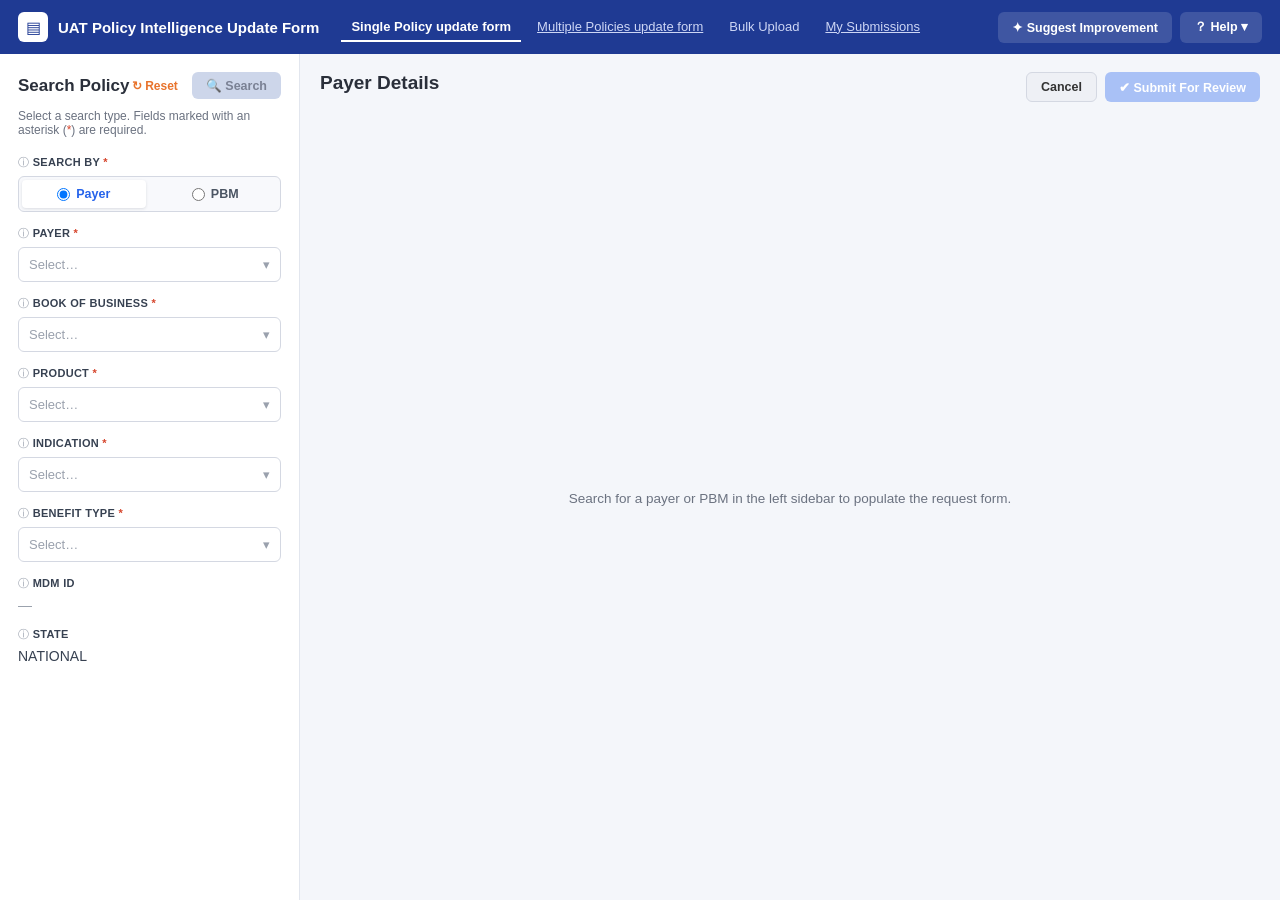
<file: single-form.html>
<!DOCTYPE html>
<html lang="en">
<head>
<meta charset="UTF-8" />
<meta name="viewport" content="width=device-width, initial-scale=1.0" />
<title>UAT Policy Intelligence Update Form — Single Policy</title>
<link rel="stylesheet" href="styles.css?v=78" />
<link rel="stylesheet" href="form.css?v=56" />
</head>
<body class="form-page">
  <!-- ===== TOP BAR ===== -->
  <header class="form-topbar">
    <a class="form-brand" href="index.html" aria-label="Go to Policy Intelligence home">
      <span class="form-logo">▤</span>
      <span class="form-title">UAT Policy Intelligence Update Form</span>
    </a>
    <nav class="form-nav">
      <a class="form-tab active">Single Policy update form</a>
      <a class="form-tab" href="multi-form.html">Multiple Policies update form</a>
      <a class="form-tab">Bulk Upload</a>
      <a class="form-tab" href="my-submissions.html">My Submissions</a>
    </nav>
    <div class="form-actions-top">
      <button class="form-btn ghost">✦ Suggest Improvement</button>
      <button class="form-btn ghost">？ Help ▾</button>
    </div>
  </header>

  <div class="form-layout">
    <!-- ===== LEFT SEARCH PANEL ===== -->
    <aside class="form-sidebar">
      <div class="search-head">
        <span class="search-title">Search Policy</span>
        <div class="search-actions">
          <button class="link-btn" id="resetBtn">↻ Reset</button>
          <button class="search-btn" id="searchBtn" disabled>🔍 Search</button>
        </div>
      </div>
      <p class="req-note">Select a search type. Fields marked with an asterisk (<span class="req">*</span>) are required.</p>

      <label class="fld-label">SEARCH BY <span class="req">*</span></label>
      <div class="entity-toggle" id="entityToggle">
        <label><input type="radio" name="entityMode" value="payer" checked /> Payer</label>
        <label><input type="radio" name="entityMode" value="pbm" /> PBM</label>
      </div>

      <div class="entity-field" data-mode-field="payer">
        <label class="fld-label">PAYER <span class="req">*</span></label>
        <div class="fld-select" data-field="payer"><span>Select…</span><i>▾</i></div>
      </div>

      <div class="entity-field" data-mode-field="pbm" hidden>
        <label class="fld-label">PBM <span class="req">*</span></label>
        <div class="fld-select" data-field="pbm"><span>Select…</span><i>▾</i></div>
      </div>

      <label class="fld-label">BOOK OF BUSINESS <span class="req">*</span></label>
      <div class="fld-select" data-field="bob"><span>Select…</span><i>▾</i></div>

      <label class="fld-label">PRODUCT <span class="req">*</span></label>
      <div class="fld-select" data-field="product"><span>Select…</span><i>▾</i></div>

      <label class="fld-label">INDICATION <span class="req">*</span></label>
      <div class="fld-select" data-field="indication"><span>Select…</span><i>▾</i></div>

      <label class="fld-label">BENEFIT TYPE <span class="req">*</span></label>
      <div class="fld-select" data-field="benefit"><span>Select…</span><i>▾</i></div>

      <div class="entity-field" data-mode-field="pbm" hidden>
        <label class="fld-label formulary-label">
          <span class="field-info" tabindex="0" aria-label="Currently, only National Formulary data is available">i</span>
          Formulary (PBM Role) <span class="req">*</span>
        </label>
        <div class="fld-select" data-field="pbmRole"><span>Select…</span><i>▾</i></div>
      </div>

      <label class="fld-label">MDM ID</label>
      <div class="fld-value muted" id="mdmId">—</div>

      <label class="fld-label" style="border:0;">STATE</label>
      <div class="fld-value" id="stateVal">NATIONAL</div>
    </aside>

    <!-- ===== MAIN ===== -->
    <main class="form-main">
      <div class="form-main-head">
        <div>
          <h2 class="payer-details" id="detailsTitle">Payer Details</h2>
        </div>
        <div class="form-main-actions">
          <button class="form-btn ghost" id="cancelBtn">Cancel</button>
          <button class="form-btn primary disabled" id="submitBtn" disabled>✔ Submit For Review</button>
        </div>
      </div>

      <div class="form-empty" id="formEmpty">
        Search for a payer or PBM in the left sidebar to populate the request form.
      </div>
    </main>
  </div>

  <div class="toast" id="toast"></div>
  <script src="single-form.js?v=62"></script>
  <script src="inline-filters.js?v=5"></script>
</body>
</html>
</file>
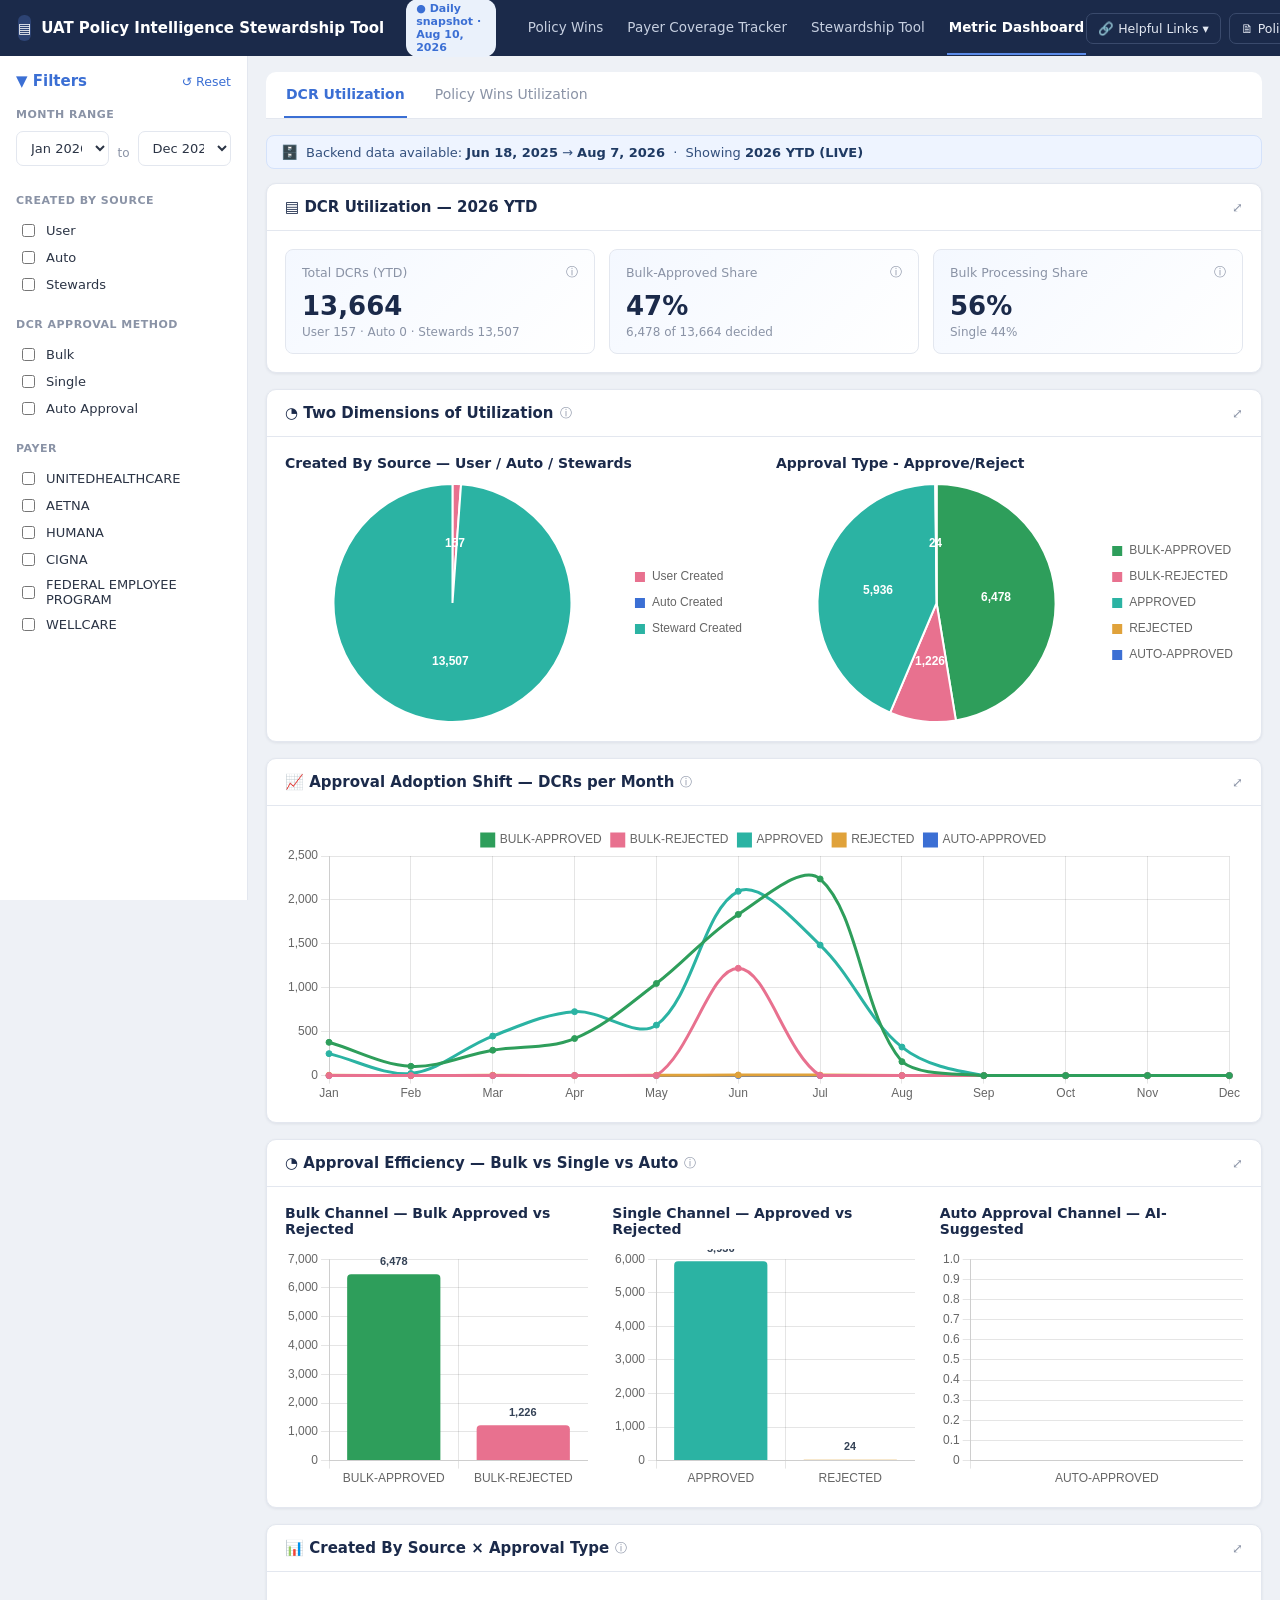
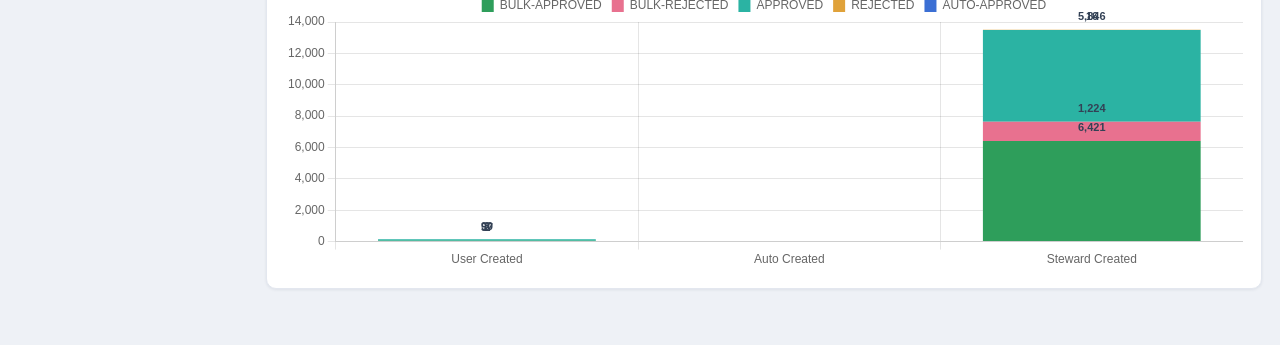
<file: stewardship-dashboard.html>
<!DOCTYPE html>
<html lang="en">
<head>
<meta charset="UTF-8" />
<meta name="viewport" content="width=device-width, initial-scale=1.0" />
<title>Stewardship Metrics — 2026 YTD (LIVE)</title>
<!-- Self-contained offline dashboard. Generated 2026-08-10T17:40:53.620Z. -->
<!-- Aggregate-only data. No server or network required. -->
<style>
/* ===== Design tokens ===== */
:root {
  --navy: #1b2a4a;
  --navy-dark: #15233f;
  --blue: #3b6fd4;
  --blue-light: #5b8be8;
  --pink: #e8718f;
  --amber: #e0a23a;
  --teal: #2bb3a3;
  --bg: #eef1f6;
  --card: #ffffff;
  --border: #e3e7ef;
  --text: #2b3445;
  --muted: #8a93a6;
  --green: #2e9e5b;
  --green-bg: #e6f5ec;
  --red: #d6453d;
  --red-bg: #fbe9e8;
  --amber-bg: #fdf3e0;
  --neutral-bg: #eef1f6;
  --radius: 10px;
  --shadow: 0 1px 3px rgba(20, 35, 63, 0.08);
}

* { box-sizing: border-box; }

body {
  margin: 0;
  font-family: "Inter", system-ui, -apple-system, sans-serif;
  background: var(--bg);
  color: var(--text);
  font-size: 14px;
}

/* ===== Top nav ===== */
.topnav {
  background: var(--navy);
  color: #fff;
  display: flex;
  align-items: center;
  justify-content: space-between;
  padding: 0 18px;
  height: 56px;
  position: sticky;
  top: 0;
  z-index: 50;
}
.topnav-left { display: flex; align-items: center; gap: 22px; }
.home-brand { display: flex; align-items: center; gap: 10px; color: inherit; text-decoration: none; cursor: pointer; }
.brand-logo {
  background: #2d4373;
  width: 26px; height: 26px;
  display: inline-flex; align-items: center; justify-content: center;
  border-radius: 6px; font-size: 14px;
}
.brand-title { font-weight: 700; font-size: 15px; white-space: nowrap; }
.topnav-links { display: flex; gap: 20px; margin-left: 8px; }
.nav-link {
  color: #c6cfe0; text-decoration: none; font-size: 13.5px;
  padding: 18px 2px; border-bottom: 2px solid transparent; white-space: nowrap;
}
.nav-link:hover { color: #fff; }
.nav-link.active { color: #fff; border-bottom-color: var(--blue-light); font-weight: 600; }
.topnav-right { display: flex; align-items: center; gap: 8px; }
.nav-btn {
  background: transparent;
  border: 1px solid #3a4a6c;
  color: #e4e9f3;
  border-radius: 7px;
  padding: 7px 11px;
  font-size: 12.5px;
  cursor: pointer;
  white-space: nowrap;
  font-family: inherit;
}
.nav-btn:hover { background: #25365a; }
.nav-btn.icon-only { border: none; font-size: 16px; padding: 7px 8px; }

/* ===== Layout ===== */
.layout { display: flex; align-items: flex-start; }
.sidebar {
  width: 248px;
  flex-shrink: 0;
  background: var(--card);
  border-right: 1px solid var(--border);
  padding: 16px 16px 40px;
  min-height: calc(100vh - 56px);
  position: sticky;
  top: 56px;
  align-self: flex-start;
}
.content { flex: 1; padding: 16px 18px 40px; min-width: 0; }
/* Snapshot build (GHE Pages, leadership): no filter sidebar (schemaVersion 1). */
.snapshot-mode .sidebar { display: none; }
/* When a filter cube is present (schemaVersion 2), show the sidebar again.
   !important overrides the global `.hidden { display:none !important }` rule. */
.snapshot-mode.snapshot-filterable .sidebar { display: block !important; }

/* Backend data-coverage banner under each utilization tab */
.coverage-banner {
  display: flex; align-items: center; gap: 8px;
  margin: 0 0 14px; padding: 8px 14px;
  background: #eef4ff; border: 1px solid #d4e2fb; border-radius: 8px;
  font-size: 13px; color: #33507d;
}
.coverage-banner strong { color: #1f3a63; }
.coverage-icon { font-size: 14px; }

/* Snapshot filter controls */
.snap-check {
  display: flex; align-items: center; gap: 8px;
  padding: 4px 2px; font-size: 13px; color: var(--text); cursor: pointer;
}
.snap-check input { accent-color: var(--accent, #3b6fd4); }
.snap-range { display: flex; align-items: center; gap: 8px; }
.snap-range .select-input { flex: 1; }
.snap-range-sep { font-size: 12px; color: var(--muted, #8a93a6); }
.snap-scroll { max-height: 180px; overflow-y: auto; padding-right: 4px; }
.snap-scroll::-webkit-scrollbar { width: 6px; }
.snap-scroll::-webkit-scrollbar-thumb { background: var(--border, #dfe3ea); border-radius: 3px; }

/* ===== Sidebar filters ===== */
.sidebar-header {
  display: flex; align-items: center; justify-content: space-between;
  margin-bottom: 18px;
}
.filters-title { color: var(--blue); font-weight: 700; font-size: 15px; }
.filters-actions { display: flex; align-items: center; gap: 10px; }
.reset-link { color: var(--blue); text-decoration: none; font-size: 12.5px; }
.collapse-icon { color: var(--muted); cursor: pointer; font-size: 13px; }

.filter-group { margin-bottom: 20px; }
.filter-group-title {
  font-size: 11px; font-weight: 700; color: var(--muted);
  letter-spacing: .5px; margin-bottom: 10px;
}
.date-input, .select-input {
  width: 100%; padding: 8px 10px; margin-bottom: 8px;
  border: 1px solid var(--border); border-radius: 7px;
  font-family: inherit; font-size: 13px; color: var(--text); background: #fff;
}
.checkbox-row {
  display: flex; align-items: center; justify-content: space-between;
  padding: 5px 0; font-size: 13px;
}
.checkbox-row label { display: flex; align-items: center; gap: 8px; cursor: pointer; }
.checkbox-row input { accent-color: var(--blue); width: 15px; height: 15px; }
.checkbox-count { color: var(--muted); font-size: 12px; }
.show-more {
  display: block; width: 100%; text-align: center;
  background: var(--bg); border: none; border-radius: 6px;
  padding: 6px; margin-top: 6px; color: var(--muted);
  font-size: 12px; cursor: pointer; font-family: inherit;
}

/* ===== Cards ===== */
.card {
  background: var(--card);
  border: 1px solid var(--border);
  border-radius: var(--radius);
  box-shadow: var(--shadow);
  margin-bottom: 16px;
  overflow: hidden;
}
.card-header {
  display: flex; align-items: center; justify-content: space-between;
  padding: 14px 18px; border-bottom: 1px solid var(--border);
}
.card-header.big { padding: 18px; border-bottom: none; }
.card-title { font-weight: 700; font-size: 15px; color: var(--navy); }
.header-actions { display: flex; align-items: center; gap: 14px; }
.card-body { padding: 18px; }
.card-body.no-pad { padding: 0; }

.btn-outline {
  background: #fff; border: 1px solid var(--blue);
  color: var(--blue); border-radius: 7px;
  padding: 7px 13px; font-size: 13px; cursor: pointer;
  font-family: inherit; font-weight: 500; white-space: nowrap;
}
.btn-outline:hover { background: #f2f6fd; }

/* ===== Stat cards ===== */
.stat-grid {
  display: grid;
  grid-template-columns: repeat(auto-fit, minmax(180px, 1fr));
  gap: 14px;
}
.stat-grid.impact { grid-template-columns: repeat(auto-fit, minmax(220px, 1fr)); }
.stat-card {
  border: 1px solid var(--border); border-radius: 8px;
  padding: 14px 16px;
}
.stat-card-label {
  display: flex; align-items: center; justify-content: space-between;
  color: var(--muted); font-size: 12.5px; margin-bottom: 10px;
}
.stat-info { color: var(--muted); cursor: help; margin-left: 6px; font-size: 12px; }
.stat-info:hover, .stat-info:focus { color: var(--blue, #3b6fd4); outline: none; }
.help-icon {
  color: var(--muted); cursor: help; margin-left: 6px; font-size: 12px;
  font-weight: 400; vertical-align: middle;
}
.help-icon:hover, .help-icon:focus { color: var(--blue, #3b6fd4); outline: none; }
.help-tooltip {
  position: absolute; z-index: 1000; max-width: 320px;
  background: #1f2733; color: #f2f5fa; font-size: 12px; line-height: 1.5;
  padding: 10px 12px; border-radius: 8px;
  box-shadow: 0 6px 24px rgba(0,0,0,.25); pointer-events: none;
}
.help-tooltip.hidden { display: none; }
.stat-card-value { font-size: 26px; font-weight: 700; color: var(--navy); }
.stat-card-sub { font-size: 12px; color: var(--muted); margin-top: 4px; }
.stat-card.accent { background: linear-gradient(135deg, #f4f8ff, #fff); }

/* ===== Charts ===== */
.chart-row {
  display: grid; grid-template-columns: 1fr 1fr; gap: 24px;
}
.chart-row.three { grid-template-columns: 1fr 1fr 1fr; }
.chart-box { min-width: 0; }
.chart-box-title {
  font-weight: 700; font-size: 14px; color: var(--navy);
  margin-bottom: 12px;
}
.chart-canvas-wrap { position: relative; height: 240px; }
.chart-canvas-wrap.tall { height: 280px; }

/* ===== Tables ===== */
.table-scroll { overflow-x: auto; max-height: 520px; overflow-y: auto; }
.data-table { width: 100%; border-collapse: collapse; font-size: 13px; }
.data-table thead th {
  position: sticky; top: 0; background: #fff; z-index: 1;
  text-align: left; color: var(--muted); font-weight: 600;
  font-size: 11px; letter-spacing: .4px; text-transform: uppercase;
  padding: 14px 16px; border-bottom: 1px solid var(--border); white-space: nowrap;
}
.data-table tbody td {
  padding: 13px 16px; border-bottom: 1px solid var(--border);
  color: var(--text); white-space: nowrap;
}
.data-table tbody tr:hover { background: #f7f9fc; }
.data-table .inline-filter-row th {
  top: 42px;
  z-index: 2;
  background: #fff;
  padding: 6px 8px;
}
.inline-filter-warning {
  margin: 0;
  padding: 7px 10px;
  border-bottom: 1px solid #f3b4b4;
  background: #fff1f1;
  color: #b91c1c;
  font-size: 12px;
  font-weight: 800;
}
.inline-filter-menu { position: relative; min-width: 92px; }
.inline-filter-trigger,
.inline-clear-all {
  width: 100%;
  min-width: 72px;
  border: 1px solid var(--border);
  border-radius: 4px;
  background: #fff;
  color: var(--text);
  font: inherit;
  font-size: 11px;
  font-weight: 700;
  line-height: 1.2;
  padding: 5px 20px 5px 7px;
  text-align: left;
  cursor: pointer;
  position: relative;
}
.inline-filter-trigger::after {
  content: "▾";
  position: absolute;
  right: 7px;
  top: 50%;
  transform: translateY(-50%);
  color: var(--muted);
}
.inline-filter-trigger.active {
  border-color: var(--blue);
  background: #eef4ff;
  color: var(--blue);
}
.inline-clear-all { padding-right: 7px; text-align: center; }
.inline-clear-all:disabled { opacity: .45; cursor: not-allowed; }
.inline-filter-popover {
  position: absolute;
  left: 0;
  top: calc(100% + 4px);
  width: 240px;
  z-index: 60;
  background: #fff;
  border: 1px solid var(--border);
  border-radius: 6px;
  box-shadow: 0 12px 30px rgba(17, 24, 39, .18);
  padding: 8px;
  color: var(--text);
  text-transform: none;
  letter-spacing: 0;
}
.inline-filter-title { font-size: 11px; font-weight: 800; margin: 2px 2px 7px; white-space: normal; }
.inline-filter-search {
  width: 100%;
  box-sizing: border-box;
  border: 1px solid var(--border);
  border-radius: 4px;
  padding: 5px 7px;
  font: inherit;
  font-size: 11.5px;
  margin-bottom: 6px;
}
.inline-filter-search:focus {
  outline: none;
  border-color: var(--blue);
  box-shadow: 0 0 0 2px rgba(59, 111, 212, .12);
}
.inline-filter-list {
  max-height: 180px;
  overflow: auto;
  border: 1px solid var(--border);
  border-radius: 4px;
  padding: 3px;
}
.inline-filter-option {
  display: flex;
  align-items: center;
  gap: 6px;
  padding: 4px 5px;
  border-radius: 3px;
  font-size: 11.5px;
  font-weight: 500;
  color: var(--text);
  white-space: normal;
  cursor: pointer;
}
.inline-filter-option:hover { background: #f3f6fb; }
.inline-filter-option input { margin: 0; }
.inline-filter-all { margin-bottom: 5px; font-weight: 700; }
.inline-filter-actions { display: flex; gap: 5px; justify-content: flex-end; margin-top: 7px; }
.inline-filter-actions button {
  border: 1px solid var(--border);
  border-radius: 4px;
  background: #f8fafc;
  color: var(--text);
  font: inherit;
  font-size: 11px;
  font-weight: 700;
  padding: 5px 7px;
  cursor: pointer;
}
.inline-filter-actions button.primary { background: var(--blue); border-color: var(--blue); color: #fff; }

/* ===== Status pills ===== */
.pill {
  display: inline-block; padding: 3px 12px; border-radius: 14px;
  font-size: 12px; font-weight: 500; border: 1px solid transparent;
}
.pill.approved { background: var(--green-bg); color: var(--green); border-color: #bfe3cd; }
.pill.rejected { background: var(--red-bg); color: var(--red); border-color: #f2c6c3; }
.pill.in-progress { background: var(--amber-bg); color: var(--amber); border-color: #f0dcb0; }
.pill.new { background: #eef3fc; color: var(--blue); border-color: #cfdcf5; }
.pill.reverted { background: var(--neutral-bg); color: var(--muted); border-color: var(--border); }

/* ===== Sub-tabs ===== */
.subtabs {
  display: flex; gap: 26px; border-bottom: 1px solid var(--border);
  margin-bottom: 16px; background: #fff; border-radius: 10px 10px 0 0;
  padding: 0 18px;
}
.subtab {
  text-decoration: none; color: var(--muted); font-size: 14px;
  padding: 14px 2px; border-bottom: 2px solid transparent; font-weight: 500;
}
.subtab.active { color: var(--blue); border-bottom-color: var(--blue); font-weight: 600; }

/* ===== Stewardship tabs ===== */
.steward-tabs-row {
  display: flex; align-items: center; justify-content: space-between;
  padding: 4px 18px; border-bottom: 1px solid var(--border);
}
.steward-tabs { display: flex; gap: 26px; }
.steward-tab {
  background: none; border: none; cursor: pointer; font-family: inherit;
  color: var(--muted); font-size: 13.5px; padding: 14px 2px;
  border-bottom: 2px solid transparent; font-weight: 500;
}
.steward-tab.active { color: var(--blue); border-bottom-color: var(--blue); font-weight: 600; }

/* Stewardship screenshot-style workbench */
.st-only { display: none; }
.stewardship-active { background: #d5d7db; }
.stewardship-active .topnav {
  height: 48px;
  background: #0f4f93;
  padding: 0 12px;
}
.stewardship-active .brand-logo {
  background: #f3f7ff;
  color: #0f4f93;
  border-radius: 3px;
}
.stewardship-active .brand-title { font-size: 13px; }
.stewardship-active .topnav-links { gap: 18px; margin-left: 8px; }
.stewardship-active .nav-link {
  color: #eef5ff;
  font-size: 11px;
  padding: 16px 0;
}
.stewardship-active .nav-link.active {
  color: #fff;
  border-bottom-color: #fff;
}
.stewardship-active .nav-btn {
  border-color: rgba(255,255,255,.42);
  color: #fff;
  border-radius: 2px;
  padding: 7px 10px;
  font-size: 12px;
}
.stewardship-active .layout { background: #d5d7db; }
.stewardship-active .sidebar {
  top: 48px;
  width: 255px;
  height: calc(100vh - 48px);
  min-height: 0;
  padding: 16px 12px 28px;
  border-right: 1px solid #bfc5ce;
  overflow-y: auto;
  overflow-x: hidden;
  scrollbar-width: thin;
  scrollbar-color: #c5cad3 transparent;
}
.stewardship-active .sidebar::-webkit-scrollbar {
  width: 8px;
}
.stewardship-active .sidebar::-webkit-scrollbar-track {
  background: transparent;
}
.stewardship-active .sidebar::-webkit-scrollbar-thumb {
  background: #c5cad3;
  border-radius: 999px;
}
.stewardship-active .content {
  padding: 16px 20px 40px;
  background: #d5d7db;
}
.stewardship-active #filterDateRange,
.stewardship-active #filterCreationBy,
.stewardship-active #filterStatus,
.stewardship-active #filterSubmissionType,
.stewardship-active #filterPayer,
.stewardship-active #filterProduct { display: none !important; }
.stewardship-active .st-only { display: block; }
.stewardship-active .sidebar-header {
  height: 36px;
  margin: 0 0 12px;
}
.stewardship-active .filters-title {
  color: #111827;
  font-size: 13px;
}
.stewardship-active .reset-link { font-size: 11px; }
.stewardship-active .filter-group {
  margin: 0 -12px;
  padding: 13px 12px;
  border-top: 1px solid #eef1f5;
}
.stewardship-active .filter-group-title {
  color: #667085;
  font-size: 10px;
  margin-bottom: 8px;
  display: flex;
  align-items: center;
  justify-content: space-between;
}
.stewardship-active .checkbox-row {
  padding: 4px 0;
  gap: 6px;
  font-size: 10.5px;
}
.stewardship-active .checkbox-row label {
  min-width: 0;
  flex: 1;
  gap: 8px;
  overflow: hidden;
  white-space: nowrap;
  text-overflow: ellipsis;
}
.stewardship-active .checkbox-row input {
  width: 13px;
  height: 13px;
}
.stewardship-active .checkbox-count {
  min-width: 24px;
  text-align: right;
  font-size: 10px;
  color: #667085;
}
.stewardship-active .show-more {
  width: 100%;
  border: 0;
  background: #f4f6f9;
  color: #667085;
  padding: 5px;
  margin-top: 5px;
  border-radius: 2px;
  font-size: 10px;
  cursor: default;
}
.mini-bar {
  display: inline-block;
  width: 4px;
  height: 18px;
  border-radius: 2px;
  background: #2f73da;
}
.mini-bar.wide { width: 40px; }
.mini-bar.med { width: 28px; }
.mini-bar.sm { width: 16px; }
.mini-bar.xs { width: 7px; }
.st-life-tag {
  font-size: 10.5px;
  color: #667085;
  margin-bottom: 12px;
}
.st-life-tag strong {
  color: #374151;
  background: #eef0f4;
  border-radius: 3px;
  padding: 2px 7px;
}
.st-range-widget {
  padding: 18px 10px 10px;
  border-left: 1px solid #dce1ea;
}
.st-range-line {
  height: 2px;
  background: #b8c3d2;
  position: relative;
}
.st-range-line span {
  position: absolute;
  left: 28px;
  top: -14px;
  width: 4px;
  height: 28px;
  background: #2f73da;
}
.st-range-scale {
  display: flex;
  justify-content: space-between;
  color: #7a8595;
  font-size: 10px;
  margin-top: 8px;
}
.st-range-inputs {
  display: flex;
  gap: 6px;
}
.st-range-inputs input {
  width: 50%;
  border: 1px solid #ccd3de;
  border-radius: 2px;
  font: inherit;
  font-size: 10px;
  padding: 6px;
}
.st-text-filter {
  width: 100%;
  height: 26px;
  border: 1px solid #cbd3df;
  border-radius: 2px;
  font: inherit;
  font-size: 10.5px;
  padding: 4px 6px;
  background: #fff;
}
.st-date-controls select,
.st-date-controls input {
  border: 1px solid #cbd3df;
  border-radius: 2px;
  height: 24px;
  font: inherit;
  font-size: 10px;
  background: #fff;
}
.st-date-top {
  display: flex;
  align-items: center;
  gap: 7px;
  margin-bottom: 7px;
}
.st-date-top select {
  width: 82px;
}
.st-relative {
  display: inline-flex;
  align-items: center;
  gap: 4px;
  color: #667085;
  font-size: 9.5px;
  white-space: nowrap;
}
.st-toggle {
  width: 20px;
  height: 11px;
  border-radius: 999px;
  background: #e6ebf2;
  border: 1px solid #c9d1dd;
  display: inline-block;
  position: relative;
}
.st-toggle::after {
  content: "";
  width: 7px;
  height: 7px;
  border-radius: 50%;
  background: #fff;
  border: 1px solid #c9d1dd;
  position: absolute;
  top: 1px;
  left: 1px;
}
.st-date-label {
  display: block;
  color: #667085;
  font-size: 9.5px;
  margin-top: 5px;
}
.st-date-line {
  display: grid;
  grid-template-columns: 1fr 40px;
  gap: 4px;
  margin-top: 2px;
}
.st-workbench {
  min-height: calc(100vh - 80px);
}
.st-request-card {
  width: min(900px, calc(100vw - 330px));
  background: #fff;
  border: 1px solid #c9ced8;
  box-shadow: 0 1px 1px rgba(0,0,0,.03);
}
.st-request-title {
  height: 40px;
  display: flex;
  align-items: center;
  gap: 9px;
  padding: 0 18px;
  border-bottom: 1px solid #dfe3ea;
  font-size: 12px;
  font-weight: 800;
  color: #111827;
}
.stewardship-active .steward-tabs-row {
  padding: 9px 18px 0;
  align-items: flex-start;
  border-bottom: 0;
}
.stewardship-active .steward-tabs {
  gap: 18px;
}
.stewardship-active .steward-tab {
  font-size: 10.5px;
  color: #111827;
  padding: 6px 0 10px;
}
.stewardship-active .steward-tab.active {
  color: #0b65d8;
  border-bottom-color: #0b65d8;
}
.st-bulk-btn {
  padding: 8px 18px;
  border-radius: 2px;
  font-size: 13px;
  font-weight: 700;
}
.st-card-footer {
  display: flex;
  justify-content: flex-end;
  padding: 9px 12px 10px;
  border-top: 1px solid #e4e7ee;
}
.st-card-footer .btn-outline {
  border-radius: 2px;
  padding: 6px 10px;
  font-size: 10px;
}
.stewardship-active .st-grid-wrap {
  margin: 0 16px;
  max-height: 300px;
  overflow: auto;
  border: 1px solid #e4e7ee;
}
.stewardship-active .st-grid {
  min-width: 1450px;
  width: max-content;
  font-size: 10px;
}
.stewardship-active .st-grid thead th {
  padding: 7px 8px;
  color: #667085;
  background: #f6f8fc;
  white-space: normal;
  line-height: 1.15;
}
.stewardship-active .st-grid td {
  padding: 5px 8px;
  line-height: 1.15;
  white-space: normal;
  max-width: 86px;
  color: #111827;
}
.stewardship-active .st-grid tbody tr:nth-child(even) { background: #fbfcfe; }
.stewardship-active .st-grid tbody tr.selected { background: #eaf2ff; outline: 1px solid #79aef8; outline-offset: -1px; }
.stewardship-active .st-grid tbody tr { cursor: pointer; }
.stewardship-active .st-grid .stcol-check { width: 28px; min-width: 28px; }
.stewardship-active .st-grid td.st-id { color: #111827; font-weight: 700; }
.stewardship-active .st-link-cell { color: #0b65d8 !important; font-weight: 600; }
.stewardship-active .st-muted-cell {
  color: #8a94a3;
  font-style: italic;
}
.stewardship-active .st-flag { color: #c4121a; font-size: 13px; }
.stewardship-active .st-status {
  display: inline-block;
  border-radius: 3px;
  border: 1px solid transparent;
  padding: 3px 6px;
  font-weight: 800;
  font-size: 10px;
  text-align: center;
  line-height: 1.1;
}
.st-status.approved { background: #dff3df; color: #16703d; border-color: #94d4a3; }
.st-status.inprogress { background: #fff2c7; color: #9a7100; border-color: #e1c35a; }
.st-status.new { background: #eef4ff; color: #2563eb; border-color: #b7cdf9; }
.st-status.rejected { background: #fde8e8; color: #b42318; border-color: #f4b7b7; }
.st-status.reverted { background: #f1f3f7; color: #667085; border-color: #d8dde6; }
.stewardship-detail-active .sidebar {
  display: none;
}
.stewardship-detail-active .content {
  margin-left: 48px;
  padding: 10px 16px 36px;
}
.st-detail-page {
  min-height: calc(100vh - 70px);
  color: #111827;
}
.st-detail-toolbar {
  display: flex;
  align-items: center;
  justify-content: space-between;
  margin-bottom: 10px;
}
.st-return-btn {
  border: 1px solid #cdd5e1;
  background: #eef5ff;
  color: #0b65d8;
  border-radius: 2px;
  padding: 6px 10px;
  font-size: 11px;
  font-weight: 700;
}
.st-action-row {
  display: flex;
  gap: 8px;
}
.st-action-row button {
  border: 1px solid #cdd5e1;
  border-radius: 2px;
  padding: 7px 12px;
  font-size: 11px;
  font-weight: 800;
  background: #fff;
}
.st-action-row .reject { color: #d14a43; background: #fff5f5; }
.st-action-row .approve { color: #fff; background: #69a7ef; border-color: #69a7ef; }
.st-action-row .edit { color: #fff; background: #14a05b; border-color: #14a05b; }
.st-action-row .revert { color: #5b4300; background: #f6c431; border-color: #d7aa1c; }
.st-detail-layout {
  display: grid;
  grid-template-columns: minmax(720px, 1fr) 255px;
  gap: 14px;
  align-items: start;
}
.st-detail-main,
.st-detail-side-card,
.st-history-card {
  background: #fff;
  border: 1px solid #cfd5df;
  box-shadow: 0 1px 2px rgba(16,24,40,.08);
}
.st-detail-head {
  min-height: 74px;
  display: grid;
  grid-template-columns: minmax(220px, 1fr) auto;
  gap: 12px;
  align-items: center;
  padding: 14px 18px;
  border-bottom: 1px solid #dfe4ec;
}
.st-detail-payer {
  display: flex;
  align-items: center;
  gap: 12px;
  font-size: 11px;
  font-weight: 800;
  text-transform: uppercase;
}
.st-info-dot {
  display: inline-flex;
  align-items: center;
  justify-content: center;
  width: 16px;
  height: 16px;
  border-radius: 50%;
  background: #e8f1ff;
  color: #0b65d8;
  font-size: 11px;
}
.st-detail-tags {
  display: flex;
  flex-wrap: wrap;
  gap: 8px;
  align-items: center;
}
.st-detail-tag {
  background: #edf2f8;
  border: 1px solid #d4dbe6;
  border-radius: 2px;
  color: #344054;
  font-size: 10px;
  font-weight: 800;
  padding: 4px 8px;
}
.st-detail-tag.blue {
  color: #1761b8;
  background: #e8f2ff;
}
.st-steward-select {
  justify-self: end;
  color: #667085;
  font-size: 10px;
  text-align: left;
}
.st-steward-select select {
  display: block;
  margin-top: 4px;
  width: 128px;
  border: 1px solid #d8dee8;
  border-radius: 2px;
  padding: 5px;
  font-size: 10px;
  color: #667085;
}
.st-detail-table-wrap {
  overflow: auto;
}
.st-detail-table {
  width: 100%;
  border-collapse: collapse;
  table-layout: fixed;
  font-size: 10.5px;
}
.st-detail-table th,
.st-detail-table td {
  border: 1px solid #e1e6ee;
  padding: 10px 12px;
  vertical-align: middle;
}
.st-detail-table th {
  background: #f6f8fb;
  text-align: left;
  font-weight: 800;
}
.st-detail-table td:first-child {
  background: #eef2f5;
  font-weight: 800;
  width: 190px;
}
.st-detail-field {
  min-height: 28px;
  border: 1px solid #dfe4ec;
  border-radius: 2px;
  background: #fff;
  display: flex;
  align-items: center;
  padding: 6px 8px;
  color: #111827;
}
.st-detail-field.current-p360 {
  background: #cfe3f7;
  border-color: #c4d8ed;
}
.st-detail-field.textarea {
  min-height: 54px;
  align-items: flex-start;
}
.st-detail-note-row {
  display: flex;
  justify-content: flex-end;
  padding: 8px 12px 10px;
  border-top: 1px solid #e1e6ee;
}
.st-detail-note-row button,
.st-attach-link {
  border: 1px solid #bed2ee;
  color: #2f73da;
  background: #f7fbff;
  border-radius: 2px;
  padding: 5px 8px;
  font-size: 10px;
  font-weight: 700;
}
.st-detail-side-card {
  margin-bottom: 14px;
}
.st-side-title,
.st-history-title {
  height: 42px;
  display: flex;
  align-items: center;
  gap: 8px;
  padding: 0 14px;
  border-bottom: 1px solid #dfe4ec;
  font-size: 12px;
  font-weight: 800;
}
.st-side-body {
  padding: 12px 14px;
}
.st-summary-box {
  border: 1px solid #e1e6ee;
  background: #fff;
  padding: 12px;
  margin-bottom: 12px;
  font-size: 10px;
  line-height: 1.35;
}
.st-summary-box h4 {
  margin: 0 0 8px;
  font-size: 11px;
}
.st-summary-line {
  margin-bottom: 7px;
}
.st-summary-label {
  color: #667085;
  font-weight: 800;
}
.st-history-card {
  margin-top: 12px;
}
.st-history-body {
  max-height: 420px;
  overflow: auto;
  padding: 14px;
  font-size: 10.5px;
}
.st-history-event {
  border-left: 2px solid #cbd5e1;
  padding: 0 0 16px 16px;
  position: relative;
}
.st-history-event::before {
  content: "";
  position: absolute;
  left: -5px;
  top: 2px;
  width: 8px;
  height: 8px;
  border-radius: 50%;
  background: #94a3b8;
}
.st-history-event h4 {
  margin: 0 0 4px;
  font-size: 11px;
}
.st-history-event p {
  margin: 2px 0 8px;
  color: #667085;
}
.st-history-grid {
  display: grid;
  grid-template-columns: 220px 1fr;
  row-gap: 8px;
  column-gap: 16px;
  max-width: 680px;
}
.st-history-grid dt {
  color: #667085;
  font-weight: 800;
}
.st-history-grid dd {
  margin: 0;
}

/* ===== Utilities ===== */
.hidden { display: none !important; }

@media (max-width: 1100px) {
  .chart-row, .chart-row.three { grid-template-columns: 1fr; }
  .topnav-links { display: none; }
}
@media (max-width: 820px) {
  .sidebar { display: none; }
  .topnav-right .nav-btn:not(.icon-only) { display: none; }
}

</style>
<script>/* Chart.js (inlined) */
/**
 * Skipped minification because the original files appears to be already minified.
 * Original file: /npm/chart.js@4.4.1/dist/chart.umd.js
 *
 * Do NOT use SRI with dynamically generated files! More information: https://www.jsdelivr.com/using-sri-with-dynamic-files
 */
/*!
 * Chart.js v4.4.1
 * https://www.chartjs.org
 * (c) 2023 Chart.js Contributors
 * Released under the MIT License
 */
!function(t,e){"object"==typeof exports&&"undefined"!=typeof module?module.exports=e():"function"==typeof define&&define.amd?define(e):(t="undefined"!=typeof globalThis?globalThis:t||self).Chart=e()}(this,(function(){"use strict";var t=Object.freeze({__proto__:null,get Colors(){return Go},get Decimation(){return Qo},get Filler(){return ma},get Legend(){return ya},get SubTitle(){return ka},get Title(){return Ma},get Tooltip(){return Ba}});function e(){}const i=(()=>{let t=0;return()=>t++})();function s(t){return null==t}function n(t){if(Array.isArray&&Array.isArray(t))return!0;const e=Object.prototype.toString.call(t);return"[object"===e.slice(0,7)&&"Array]"===e.slice(-6)}function o(t){return null!==t&&"[object Object]"===Object.prototype.toString.call(t)}function a(t){return("number"==typeof t||t instanceof Number)&&isFinite(+t)}function r(t,e){return a(t)?t:e}function l(t,e){return void 0===t?e:t}const h=(t,e)=>"string"==typeof t&&t.endsWith("%")?parseFloat(t)/100:+t/e,c=(t,e)=>"string"==typeof t&&t.endsWith("%")?parseFloat(t)/100*e:+t;function d(t,e,i){if(t&&"function"==typeof t.call)return t.apply(i,e)}function u(t,e,i,s){let a,r,l;if(n(t))if(r=t.length,s)for(a=r-1;a>=0;a--)e.call(i,t[a],a);else for(a=0;a<r;a++)e.call(i,t[a],a);else if(o(t))for(l=Object.keys(t),r=l.length,a=0;a<r;a++)e.call(i,t[l[a]],l[a])}function f(t,e){let i,s,n,o;if(!t||!e||t.length!==e.length)return!1;for(i=0,s=t.length;i<s;++i)if(n=t[i],o=e[i],n.datasetIndex!==o.datasetIndex||n.index!==o.index)return!1;return!0}function g(t){if(n(t))return t.map(g);if(o(t)){const e=Object.create(null),i=Object.keys(t),s=i.length;let n=0;for(;n<s;++n)e[i[n]]=g(t[i[n]]);return e}return t}function p(t){return-1===["__proto__","prototype","constructor"].indexOf(t)}function m(t,e,i,s){if(!p(t))return;const n=e[t],a=i[t];o(n)&&o(a)?b(n,a,s):e[t]=g(a)}function b(t,e,i){const s=n(e)?e:[e],a=s.length;if(!o(t))return t;const r=(i=i||{}).merger||m;let l;for(let e=0;e<a;++e){if(l=s[e],!o(l))continue;const n=Object.keys(l);for(let e=0,s=n.length;e<s;++e)r(n[e],t,l,i)}return t}function x(t,e){return b(t,e,{merger:_})}function _(t,e,i){if(!p(t))return;const s=e[t],n=i[t];o(s)&&o(n)?x(s,n):Object.prototype.hasOwnProperty.call(e,t)||(e[t]=g(n))}const y={"":t=>t,x:t=>t.x,y:t=>t.y};function v(t){const e=t.split("."),i=[];let s="";for(const t of e)s+=t,s.endsWith("\\")?s=s.slice(0,-1)+".":(i.push(s),s="");return i}function M(t,e){const i=y[e]||(y[e]=function(t){const e=v(t);return t=>{for(const i of e){if(""===i)break;t=t&&t[i]}return t}}(e));return i(t)}function w(t){return t.charAt(0).toUpperCase()+t.slice(1)}const k=t=>void 0!==t,S=t=>"function"==typeof t,P=(t,e)=>{if(t.size!==e.size)return!1;for(const i of t)if(!e.has(i))return!1;return!0};function D(t){return"mouseup"===t.type||"click"===t.type||"contextmenu"===t.type}const C=Math.PI,O=2*C,A=O+C,T=Number.POSITIVE_INFINITY,L=C/180,E=C/2,R=C/4,I=2*C/3,z=Math.log10,F=Math.sign;function V(t,e,i){return Math.abs(t-e)<i}function B(t){const e=Math.round(t);t=V(t,e,t/1e3)?e:t;const i=Math.pow(10,Math.floor(z(t))),s=t/i;return(s<=1?1:s<=2?2:s<=5?5:10)*i}function W(t){const e=[],i=Math.sqrt(t);let s;for(s=1;s<i;s++)t%s==0&&(e.push(s),e.push(t/s));return i===(0|i)&&e.push(i),e.sort(((t,e)=>t-e)).pop(),e}function N(t){return!isNaN(parseFloat(t))&&isFinite(t)}function H(t,e){const i=Math.round(t);return i-e<=t&&i+e>=t}function j(t,e,i){let s,n,o;for(s=0,n=t.length;s<n;s++)o=t[s][i],isNaN(o)||(e.min=Math.min(e.min,o),e.max=Math.max(e.max,o))}function $(t){return t*(C/180)}function Y(t){return t*(180/C)}function U(t){if(!a(t))return;let e=1,i=0;for(;Math.round(t*e)/e!==t;)e*=10,i++;return i}function X(t,e){const i=e.x-t.x,s=e.y-t.y,n=Math.sqrt(i*i+s*s);let o=Math.atan2(s,i);return o<-.5*C&&(o+=O),{angle:o,distance:n}}function q(t,e){return Math.sqrt(Math.pow(e.x-t.x,2)+Math.pow(e.y-t.y,2))}function K(t,e){return(t-e+A)%O-C}function G(t){return(t%O+O)%O}function Z(t,e,i,s){const n=G(t),o=G(e),a=G(i),r=G(o-n),l=G(a-n),h=G(n-o),c=G(n-a);return n===o||n===a||s&&o===a||r>l&&h<c}function J(t,e,i){return Math.max(e,Math.min(i,t))}function Q(t){return J(t,-32768,32767)}function tt(t,e,i,s=1e-6){return t>=Math.min(e,i)-s&&t<=Math.max(e,i)+s}function et(t,e,i){i=i||(i=>t[i]<e);let s,n=t.length-1,o=0;for(;n-o>1;)s=o+n>>1,i(s)?o=s:n=s;return{lo:o,hi:n}}const it=(t,e,i,s)=>et(t,i,s?s=>{const n=t[s][e];return n<i||n===i&&t[s+1][e]===i}:s=>t[s][e]<i),st=(t,e,i)=>et(t,i,(s=>t[s][e]>=i));function nt(t,e,i){let s=0,n=t.length;for(;s<n&&t[s]<e;)s++;for(;n>s&&t[n-1]>i;)n--;return s>0||n<t.length?t.slice(s,n):t}const ot=["push","pop","shift","splice","unshift"];function at(t,e){t._chartjs?t._chartjs.listeners.push(e):(Object.defineProperty(t,"_chartjs",{configurable:!0,enumerable:!1,value:{listeners:[e]}}),ot.forEach((e=>{const i="_onData"+w(e),s=t[e];Object.defineProperty(t,e,{configurable:!0,enumerable:!1,value(...e){const n=s.apply(this,e);return t._chartjs.listeners.forEach((t=>{"function"==typeof t[i]&&t[i](...e)})),n}})})))}function rt(t,e){const i=t._chartjs;if(!i)return;const s=i.listeners,n=s.indexOf(e);-1!==n&&s.splice(n,1),s.length>0||(ot.forEach((e=>{delete t[e]})),delete t._chartjs)}function lt(t){const e=new Set(t);return e.size===t.length?t:Array.from(e)}const ht="undefined"==typeof window?function(t){return t()}:window.requestAnimationFrame;function ct(t,e){let i=[],s=!1;return function(...n){i=n,s||(s=!0,ht.call(window,(()=>{s=!1,t.apply(e,i)})))}}function dt(t,e){let i;return function(...s){return e?(clearTimeout(i),i=setTimeout(t,e,s)):t.apply(this,s),e}}const ut=t=>"start"===t?"left":"end"===t?"right":"center",ft=(t,e,i)=>"start"===t?e:"end"===t?i:(e+i)/2,gt=(t,e,i,s)=>t===(s?"left":"right")?i:"center"===t?(e+i)/2:e;function pt(t,e,i){const s=e.length;let n=0,o=s;if(t._sorted){const{iScale:a,_parsed:r}=t,l=a.axis,{min:h,max:c,minDefined:d,maxDefined:u}=a.getUserBounds();d&&(n=J(Math.min(it(r,l,h).lo,i?s:it(e,l,a.getPixelForValue(h)).lo),0,s-1)),o=u?J(Math.max(it(r,a.axis,c,!0).hi+1,i?0:it(e,l,a.getPixelForValue(c),!0).hi+1),n,s)-n:s-n}return{start:n,count:o}}function mt(t){const{xScale:e,yScale:i,_scaleRanges:s}=t,n={xmin:e.min,xmax:e.max,ymin:i.min,ymax:i.max};if(!s)return t._scaleRanges=n,!0;const o=s.xmin!==e.min||s.xmax!==e.max||s.ymin!==i.min||s.ymax!==i.max;return Object.assign(s,n),o}class bt{constructor(){this._request=null,this._charts=new Map,this._running=!1,this._lastDate=void 0}_notify(t,e,i,s){const n=e.listeners[s],o=e.duration;n.forEach((s=>s({chart:t,initial:e.initial,numSteps:o,currentStep:Math.min(i-e.start,o)})))}_refresh(){this._request||(this._running=!0,this._request=ht.call(window,(()=>{this._update(),this._request=null,this._running&&this._refresh()})))}_update(t=Date.now()){let e=0;this._charts.forEach(((i,s)=>{if(!i.running||!i.items.length)return;const n=i.items;let o,a=n.length-1,r=!1;for(;a>=0;--a)o=n[a],o._active?(o._total>i.duration&&(i.duration=o._total),o.tick(t),r=!0):(n[a]=n[n.length-1],n.pop());r&&(s.draw(),this._notify(s,i,t,"progress")),n.length||(i.running=!1,this._notify(s,i,t,"complete"),i.initial=!1),e+=n.length})),this._lastDate=t,0===e&&(this._running=!1)}_getAnims(t){const e=this._charts;let i=e.get(t);return i||(i={running:!1,initial:!0,items:[],listeners:{complete:[],progress:[]}},e.set(t,i)),i}listen(t,e,i){this._getAnims(t).listeners[e].push(i)}add(t,e){e&&e.length&&this._getAnims(t).items.push(...e)}has(t){return this._getAnims(t).items.length>0}start(t){const e=this._charts.get(t);e&&(e.running=!0,e.start=Date.now(),e.duration=e.items.reduce(((t,e)=>Math.max(t,e._duration)),0),this._refresh())}running(t){if(!this._running)return!1;const e=this._charts.get(t);return!!(e&&e.running&&e.items.length)}stop(t){const e=this._charts.get(t);if(!e||!e.items.length)return;const i=e.items;let s=i.length-1;for(;s>=0;--s)i[s].cancel();e.items=[],this._notify(t,e,Date.now(),"complete")}remove(t){return this._charts.delete(t)}}var xt=new bt;
/*!
 * @kurkle/color v0.3.2
 * https://github.com/kurkle/color#readme
 * (c) 2023 Jukka Kurkela
 * Released under the MIT License
 */function _t(t){return t+.5|0}const yt=(t,e,i)=>Math.max(Math.min(t,i),e);function vt(t){return yt(_t(2.55*t),0,255)}function Mt(t){return yt(_t(255*t),0,255)}function wt(t){return yt(_t(t/2.55)/100,0,1)}function kt(t){return yt(_t(100*t),0,100)}const St={0:0,1:1,2:2,3:3,4:4,5:5,6:6,7:7,8:8,9:9,A:10,B:11,C:12,D:13,E:14,F:15,a:10,b:11,c:12,d:13,e:14,f:15},Pt=[..."0123456789ABCDEF"],Dt=t=>Pt[15&t],Ct=t=>Pt[(240&t)>>4]+Pt[15&t],Ot=t=>(240&t)>>4==(15&t);function At(t){var e=(t=>Ot(t.r)&&Ot(t.g)&&Ot(t.b)&&Ot(t.a))(t)?Dt:Ct;return t?"#"+e(t.r)+e(t.g)+e(t.b)+((t,e)=>t<255?e(t):"")(t.a,e):void 0}const Tt=/^(hsla?|hwb|hsv)\(\s*([-+.e\d]+)(?:deg)?[\s,]+([-+.e\d]+)%[\s,]+([-+.e\d]+)%(?:[\s,]+([-+.e\d]+)(%)?)?\s*\)$/;function Lt(t,e,i){const s=e*Math.min(i,1-i),n=(e,n=(e+t/30)%12)=>i-s*Math.max(Math.min(n-3,9-n,1),-1);return[n(0),n(8),n(4)]}function Et(t,e,i){const s=(s,n=(s+t/60)%6)=>i-i*e*Math.max(Math.min(n,4-n,1),0);return[s(5),s(3),s(1)]}function Rt(t,e,i){const s=Lt(t,1,.5);let n;for(e+i>1&&(n=1/(e+i),e*=n,i*=n),n=0;n<3;n++)s[n]*=1-e-i,s[n]+=e;return s}function It(t){const e=t.r/255,i=t.g/255,s=t.b/255,n=Math.max(e,i,s),o=Math.min(e,i,s),a=(n+o)/2;let r,l,h;return n!==o&&(h=n-o,l=a>.5?h/(2-n-o):h/(n+o),r=function(t,e,i,s,n){return t===n?(e-i)/s+(e<i?6:0):e===n?(i-t)/s+2:(t-e)/s+4}(e,i,s,h,n),r=60*r+.5),[0|r,l||0,a]}function zt(t,e,i,s){return(Array.isArray(e)?t(e[0],e[1],e[2]):t(e,i,s)).map(Mt)}function Ft(t,e,i){return zt(Lt,t,e,i)}function Vt(t){return(t%360+360)%360}function Bt(t){const e=Tt.exec(t);let i,s=255;if(!e)return;e[5]!==i&&(s=e[6]?vt(+e[5]):Mt(+e[5]));const n=Vt(+e[2]),o=+e[3]/100,a=+e[4]/100;return i="hwb"===e[1]?function(t,e,i){return zt(Rt,t,e,i)}(n,o,a):"hsv"===e[1]?function(t,e,i){return zt(Et,t,e,i)}(n,o,a):Ft(n,o,a),{r:i[0],g:i[1],b:i[2],a:s}}const Wt={x:"dark",Z:"light",Y:"re",X:"blu",W:"gr",V:"medium",U:"slate",A:"ee",T:"ol",S:"or",B:"ra",C:"lateg",D:"ights",R:"in",Q:"turquois",E:"hi",P:"ro",O:"al",N:"le",M:"de",L:"yello",F:"en",K:"ch",G:"arks",H:"ea",I:"ightg",J:"wh"},Nt={OiceXe:"f0f8ff",antiquewEte:"faebd7",aqua:"ffff",aquamarRe:"7fffd4",azuY:"f0ffff",beige:"f5f5dc",bisque:"ffe4c4",black:"0",blanKedOmond:"ffebcd",Xe:"ff",XeviTet:"8a2be2",bPwn:"a52a2a",burlywood:"deb887",caMtXe:"5f9ea0",KartYuse:"7fff00",KocTate:"d2691e",cSO:"ff7f50",cSnflowerXe:"6495ed",cSnsilk:"fff8dc",crimson:"dc143c",cyan:"ffff",xXe:"8b",xcyan:"8b8b",xgTMnPd:"b8860b",xWay:"a9a9a9",xgYF:"6400",xgYy:"a9a9a9",xkhaki:"bdb76b",xmagFta:"8b008b",xTivegYF:"556b2f",xSange:"ff8c00",xScEd:"9932cc",xYd:"8b0000",xsOmon:"e9967a",xsHgYF:"8fbc8f",xUXe:"483d8b",xUWay:"2f4f4f",xUgYy:"2f4f4f",xQe:"ced1",xviTet:"9400d3",dAppRk:"ff1493",dApskyXe:"bfff",dimWay:"696969",dimgYy:"696969",dodgerXe:"1e90ff",fiYbrick:"b22222",flSOwEte:"fffaf0",foYstWAn:"228b22",fuKsia:"ff00ff",gaRsbSo:"dcdcdc",ghostwEte:"f8f8ff",gTd:"ffd700",gTMnPd:"daa520",Way:"808080",gYF:"8000",gYFLw:"adff2f",gYy:"808080",honeyMw:"f0fff0",hotpRk:"ff69b4",RdianYd:"cd5c5c",Rdigo:"4b0082",ivSy:"fffff0",khaki:"f0e68c",lavFMr:"e6e6fa",lavFMrXsh:"fff0f5",lawngYF:"7cfc00",NmoncEffon:"fffacd",ZXe:"add8e6",ZcSO:"f08080",Zcyan:"e0ffff",ZgTMnPdLw:"fafad2",ZWay:"d3d3d3",ZgYF:"90ee90",ZgYy:"d3d3d3",ZpRk:"ffb6c1",ZsOmon:"ffa07a",ZsHgYF:"20b2aa",ZskyXe:"87cefa",ZUWay:"778899",ZUgYy:"778899",ZstAlXe:"b0c4de",ZLw:"ffffe0",lime:"ff00",limegYF:"32cd32",lRF:"faf0e6",magFta:"ff00ff",maPon:"800000",VaquamarRe:"66cdaa",VXe:"cd",VScEd:"ba55d3",VpurpN:"9370db",VsHgYF:"3cb371",VUXe:"7b68ee",VsprRggYF:"fa9a",VQe:"48d1cc",VviTetYd:"c71585",midnightXe:"191970",mRtcYam:"f5fffa",mistyPse:"ffe4e1",moccasR:"ffe4b5",navajowEte:"ffdead",navy:"80",Tdlace:"fdf5e6",Tive:"808000",TivedBb:"6b8e23",Sange:"ffa500",SangeYd:"ff4500",ScEd:"da70d6",pOegTMnPd:"eee8aa",pOegYF:"98fb98",pOeQe:"afeeee",pOeviTetYd:"db7093",papayawEp:"ffefd5",pHKpuff:"ffdab9",peru:"cd853f",pRk:"ffc0cb",plum:"dda0dd",powMrXe:"b0e0e6",purpN:"800080",YbeccapurpN:"663399",Yd:"ff0000",Psybrown:"bc8f8f",PyOXe:"4169e1",saddNbPwn:"8b4513",sOmon:"fa8072",sandybPwn:"f4a460",sHgYF:"2e8b57",sHshell:"fff5ee",siFna:"a0522d",silver:"c0c0c0",skyXe:"87ceeb",UXe:"6a5acd",UWay:"708090",UgYy:"708090",snow:"fffafa",sprRggYF:"ff7f",stAlXe:"4682b4",tan:"d2b48c",teO:"8080",tEstN:"d8bfd8",tomato:"ff6347",Qe:"40e0d0",viTet:"ee82ee",JHt:"f5deb3",wEte:"ffffff",wEtesmoke:"f5f5f5",Lw:"ffff00",LwgYF:"9acd32"};let Ht;function jt(t){Ht||(Ht=function(){const t={},e=Object.keys(Nt),i=Object.keys(Wt);let s,n,o,a,r;for(s=0;s<e.length;s++){for(a=r=e[s],n=0;n<i.length;n++)o=i[n],r=r.replace(o,Wt[o]);o=parseInt(Nt[a],16),t[r]=[o>>16&255,o>>8&255,255&o]}return t}(),Ht.transparent=[0,0,0,0]);const e=Ht[t.toLowerCase()];return e&&{r:e[0],g:e[1],b:e[2],a:4===e.length?e[3]:255}}const $t=/^rgba?\(\s*([-+.\d]+)(%)?[\s,]+([-+.e\d]+)(%)?[\s,]+([-+.e\d]+)(%)?(?:[\s,/]+([-+.e\d]+)(%)?)?\s*\)$/;const Yt=t=>t<=.0031308?12.92*t:1.055*Math.pow(t,1/2.4)-.055,Ut=t=>t<=.04045?t/12.92:Math.pow((t+.055)/1.055,2.4);function Xt(t,e,i){if(t){let s=It(t);s[e]=Math.max(0,Math.min(s[e]+s[e]*i,0===e?360:1)),s=Ft(s),t.r=s[0],t.g=s[1],t.b=s[2]}}function qt(t,e){return t?Object.assign(e||{},t):t}function Kt(t){var e={r:0,g:0,b:0,a:255};return Array.isArray(t)?t.length>=3&&(e={r:t[0],g:t[1],b:t[2],a:255},t.length>3&&(e.a=Mt(t[3]))):(e=qt(t,{r:0,g:0,b:0,a:1})).a=Mt(e.a),e}function Gt(t){return"r"===t.charAt(0)?function(t){const e=$t.exec(t);let i,s,n,o=255;if(e){if(e[7]!==i){const t=+e[7];o=e[8]?vt(t):yt(255*t,0,255)}return i=+e[1],s=+e[3],n=+e[5],i=255&(e[2]?vt(i):yt(i,0,255)),s=255&(e[4]?vt(s):yt(s,0,255)),n=255&(e[6]?vt(n):yt(n,0,255)),{r:i,g:s,b:n,a:o}}}(t):Bt(t)}class Zt{constructor(t){if(t instanceof Zt)return t;const e=typeof t;let i;var s,n,o;"object"===e?i=Kt(t):"string"===e&&(o=(s=t).length,"#"===s[0]&&(4===o||5===o?n={r:255&17*St[s[1]],g:255&17*St[s[2]],b:255&17*St[s[3]],a:5===o?17*St[s[4]]:255}:7!==o&&9!==o||(n={r:St[s[1]]<<4|St[s[2]],g:St[s[3]]<<4|St[s[4]],b:St[s[5]]<<4|St[s[6]],a:9===o?St[s[7]]<<4|St[s[8]]:255})),i=n||jt(t)||Gt(t)),this._rgb=i,this._valid=!!i}get valid(){return this._valid}get rgb(){var t=qt(this._rgb);return t&&(t.a=wt(t.a)),t}set rgb(t){this._rgb=Kt(t)}rgbString(){return this._valid?(t=this._rgb)&&(t.a<255?`rgba(${t.r}, ${t.g}, ${t.b}, ${wt(t.a)})`:`rgb(${t.r}, ${t.g}, ${t.b})`):void 0;var t}hexString(){return this._valid?At(this._rgb):void 0}hslString(){return this._valid?function(t){if(!t)return;const e=It(t),i=e[0],s=kt(e[1]),n=kt(e[2]);return t.a<255?`hsla(${i}, ${s}%, ${n}%, ${wt(t.a)})`:`hsl(${i}, ${s}%, ${n}%)`}(this._rgb):void 0}mix(t,e){if(t){const i=this.rgb,s=t.rgb;let n;const o=e===n?.5:e,a=2*o-1,r=i.a-s.a,l=((a*r==-1?a:(a+r)/(1+a*r))+1)/2;n=1-l,i.r=255&l*i.r+n*s.r+.5,i.g=255&l*i.g+n*s.g+.5,i.b=255&l*i.b+n*s.b+.5,i.a=o*i.a+(1-o)*s.a,this.rgb=i}return this}interpolate(t,e){return t&&(this._rgb=function(t,e,i){const s=Ut(wt(t.r)),n=Ut(wt(t.g)),o=Ut(wt(t.b));return{r:Mt(Yt(s+i*(Ut(wt(e.r))-s))),g:Mt(Yt(n+i*(Ut(wt(e.g))-n))),b:Mt(Yt(o+i*(Ut(wt(e.b))-o))),a:t.a+i*(e.a-t.a)}}(this._rgb,t._rgb,e)),this}clone(){return new Zt(this.rgb)}alpha(t){return this._rgb.a=Mt(t),this}clearer(t){return this._rgb.a*=1-t,this}greyscale(){const t=this._rgb,e=_t(.3*t.r+.59*t.g+.11*t.b);return t.r=t.g=t.b=e,this}opaquer(t){return this._rgb.a*=1+t,this}negate(){const t=this._rgb;return t.r=255-t.r,t.g=255-t.g,t.b=255-t.b,this}lighten(t){return Xt(this._rgb,2,t),this}darken(t){return Xt(this._rgb,2,-t),this}saturate(t){return Xt(this._rgb,1,t),this}desaturate(t){return Xt(this._rgb,1,-t),this}rotate(t){return function(t,e){var i=It(t);i[0]=Vt(i[0]+e),i=Ft(i),t.r=i[0],t.g=i[1],t.b=i[2]}(this._rgb,t),this}}function Jt(t){if(t&&"object"==typeof t){const e=t.toString();return"[object CanvasPattern]"===e||"[object CanvasGradient]"===e}return!1}function Qt(t){return Jt(t)?t:new Zt(t)}function te(t){return Jt(t)?t:new Zt(t).saturate(.5).darken(.1).hexString()}const ee=["x","y","borderWidth","radius","tension"],ie=["color","borderColor","backgroundColor"];const se=new Map;function ne(t,e,i){return function(t,e){e=e||{};const i=t+JSON.stringify(e);let s=se.get(i);return s||(s=new Intl.NumberFormat(t,e),se.set(i,s)),s}(e,i).format(t)}const oe={values:t=>n(t)?t:""+t,numeric(t,e,i){if(0===t)return"0";const s=this.chart.options.locale;let n,o=t;if(i.length>1){const e=Math.max(Math.abs(i[0].value),Math.abs(i[i.length-1].value));(e<1e-4||e>1e15)&&(n="scientific"),o=function(t,e){let i=e.length>3?e[2].value-e[1].value:e[1].value-e[0].value;Math.abs(i)>=1&&t!==Math.floor(t)&&(i=t-Math.floor(t));return i}(t,i)}const a=z(Math.abs(o)),r=isNaN(a)?1:Math.max(Math.min(-1*Math.floor(a),20),0),l={notation:n,minimumFractionDigits:r,maximumFractionDigits:r};return Object.assign(l,this.options.ticks.format),ne(t,s,l)},logarithmic(t,e,i){if(0===t)return"0";const s=i[e].significand||t/Math.pow(10,Math.floor(z(t)));return[1,2,3,5,10,15].includes(s)||e>.8*i.length?oe.numeric.call(this,t,e,i):""}};var ae={formatters:oe};const re=Object.create(null),le=Object.create(null);function he(t,e){if(!e)return t;const i=e.split(".");for(let e=0,s=i.length;e<s;++e){const s=i[e];t=t[s]||(t[s]=Object.create(null))}return t}function ce(t,e,i){return"string"==typeof e?b(he(t,e),i):b(he(t,""),e)}class de{constructor(t,e){this.animation=void 0,this.backgroundColor="rgba(0,0,0,0.1)",this.borderColor="rgba(0,0,0,0.1)",this.color="#666",this.datasets={},this.devicePixelRatio=t=>t.chart.platform.getDevicePixelRatio(),this.elements={},this.events=["mousemove","mouseout","click","touchstart","touchmove"],this.font={family:"'Helvetica Neue', 'Helvetica', 'Arial', sans-serif",size:12,style:"normal",lineHeight:1.2,weight:null},this.hover={},this.hoverBackgroundColor=(t,e)=>te(e.backgroundColor),this.hoverBorderColor=(t,e)=>te(e.borderColor),this.hoverColor=(t,e)=>te(e.color),this.indexAxis="x",this.interaction={mode:"nearest",intersect:!0,includeInvisible:!1},this.maintainAspectRatio=!0,this.onHover=null,this.onClick=null,this.parsing=!0,this.plugins={},this.responsive=!0,this.scale=void 0,this.scales={},this.showLine=!0,this.drawActiveElementsOnTop=!0,this.describe(t),this.apply(e)}set(t,e){return ce(this,t,e)}get(t){return he(this,t)}describe(t,e){return ce(le,t,e)}override(t,e){return ce(re,t,e)}route(t,e,i,s){const n=he(this,t),a=he(this,i),r="_"+e;Object.defineProperties(n,{[r]:{value:n[e],writable:!0},[e]:{enumerable:!0,get(){const t=this[r],e=a[s];return o(t)?Object.assign({},e,t):l(t,e)},set(t){this[r]=t}}})}apply(t){t.forEach((t=>t(this)))}}var ue=new de({_scriptable:t=>!t.startsWith("on"),_indexable:t=>"events"!==t,hover:{_fallback:"interaction"},interaction:{_scriptable:!1,_indexable:!1}},[function(t){t.set("animation",{delay:void 0,duration:1e3,easing:"easeOutQuart",fn:void 0,from:void 0,loop:void 0,to:void 0,type:void 0}),t.describe("animation",{_fallback:!1,_indexable:!1,_scriptable:t=>"onProgress"!==t&&"onComplete"!==t&&"fn"!==t}),t.set("animations",{colors:{type:"color",properties:ie},numbers:{type:"number",properties:ee}}),t.describe("animations",{_fallback:"animation"}),t.set("transitions",{active:{animation:{duration:400}},resize:{animation:{duration:0}},show:{animations:{colors:{from:"transparent"},visible:{type:"boolean",duration:0}}},hide:{animations:{colors:{to:"transparent"},visible:{type:"boolean",easing:"linear",fn:t=>0|t}}}})},function(t){t.set("layout",{autoPadding:!0,padding:{top:0,right:0,bottom:0,left:0}})},function(t){t.set("scale",{display:!0,offset:!1,reverse:!1,beginAtZero:!1,bounds:"ticks",clip:!0,grace:0,grid:{display:!0,lineWidth:1,drawOnChartArea:!0,drawTicks:!0,tickLength:8,tickWidth:(t,e)=>e.lineWidth,tickColor:(t,e)=>e.color,offset:!1},border:{display:!0,dash:[],dashOffset:0,width:1},title:{display:!1,text:"",padding:{top:4,bottom:4}},ticks:{minRotation:0,maxRotation:50,mirror:!1,textStrokeWidth:0,textStrokeColor:"",padding:3,display:!0,autoSkip:!0,autoSkipPadding:3,labelOffset:0,callback:ae.formatters.values,minor:{},major:{},align:"center",crossAlign:"near",showLabelBackdrop:!1,backdropColor:"rgba(255, 255, 255, 0.75)",backdropPadding:2}}),t.route("scale.ticks","color","","color"),t.route("scale.grid","color","","borderColor"),t.route("scale.border","color","","borderColor"),t.route("scale.title","color","","color"),t.describe("scale",{_fallback:!1,_scriptable:t=>!t.startsWith("before")&&!t.startsWith("after")&&"callback"!==t&&"parser"!==t,_indexable:t=>"borderDash"!==t&&"tickBorderDash"!==t&&"dash"!==t}),t.describe("scales",{_fallback:"scale"}),t.describe("scale.ticks",{_scriptable:t=>"backdropPadding"!==t&&"callback"!==t,_indexable:t=>"backdropPadding"!==t})}]);function fe(){return"undefined"!=typeof window&&"undefined"!=typeof document}function ge(t){let e=t.parentNode;return e&&"[object ShadowRoot]"===e.toString()&&(e=e.host),e}function pe(t,e,i){let s;return"string"==typeof t?(s=parseInt(t,10),-1!==t.indexOf("%")&&(s=s/100*e.parentNode[i])):s=t,s}const me=t=>t.ownerDocument.defaultView.getComputedStyle(t,null);function be(t,e){return me(t).getPropertyValue(e)}const xe=["top","right","bottom","left"];function _e(t,e,i){const s={};i=i?"-"+i:"";for(let n=0;n<4;n++){const o=xe[n];s[o]=parseFloat(t[e+"-"+o+i])||0}return s.width=s.left+s.right,s.height=s.top+s.bottom,s}const ye=(t,e,i)=>(t>0||e>0)&&(!i||!i.shadowRoot);function ve(t,e){if("native"in t)return t;const{canvas:i,currentDevicePixelRatio:s}=e,n=me(i),o="border-box"===n.boxSizing,a=_e(n,"padding"),r=_e(n,"border","width"),{x:l,y:h,box:c}=function(t,e){const i=t.touches,s=i&&i.length?i[0]:t,{offsetX:n,offsetY:o}=s;let a,r,l=!1;if(ye(n,o,t.target))a=n,r=o;else{const t=e.getBoundingClientRect();a=s.clientX-t.left,r=s.clientY-t.top,l=!0}return{x:a,y:r,box:l}}(t,i),d=a.left+(c&&r.left),u=a.top+(c&&r.top);let{width:f,height:g}=e;return o&&(f-=a.width+r.width,g-=a.height+r.height),{x:Math.round((l-d)/f*i.width/s),y:Math.round((h-u)/g*i.height/s)}}const Me=t=>Math.round(10*t)/10;function we(t,e,i,s){const n=me(t),o=_e(n,"margin"),a=pe(n.maxWidth,t,"clientWidth")||T,r=pe(n.maxHeight,t,"clientHeight")||T,l=function(t,e,i){let s,n;if(void 0===e||void 0===i){const o=ge(t);if(o){const t=o.getBoundingClientRect(),a=me(o),r=_e(a,"border","width"),l=_e(a,"padding");e=t.width-l.width-r.width,i=t.height-l.height-r.height,s=pe(a.maxWidth,o,"clientWidth"),n=pe(a.maxHeight,o,"clientHeight")}else e=t.clientWidth,i=t.clientHeight}return{width:e,height:i,maxWidth:s||T,maxHeight:n||T}}(t,e,i);let{width:h,height:c}=l;if("content-box"===n.boxSizing){const t=_e(n,"border","width"),e=_e(n,"padding");h-=e.width+t.width,c-=e.height+t.height}h=Math.max(0,h-o.width),c=Math.max(0,s?h/s:c-o.height),h=Me(Math.min(h,a,l.maxWidth)),c=Me(Math.min(c,r,l.maxHeight)),h&&!c&&(c=Me(h/2));return(void 0!==e||void 0!==i)&&s&&l.height&&c>l.height&&(c=l.height,h=Me(Math.floor(c*s))),{width:h,height:c}}function ke(t,e,i){const s=e||1,n=Math.floor(t.height*s),o=Math.floor(t.width*s);t.height=Math.floor(t.height),t.width=Math.floor(t.width);const a=t.canvas;return a.style&&(i||!a.style.height&&!a.style.width)&&(a.style.height=`${t.height}px`,a.style.width=`${t.width}px`),(t.currentDevicePixelRatio!==s||a.height!==n||a.width!==o)&&(t.currentDevicePixelRatio=s,a.height=n,a.width=o,t.ctx.setTransform(s,0,0,s,0,0),!0)}const Se=function(){let t=!1;try{const e={get passive(){return t=!0,!1}};fe()&&(window.addEventListener("test",null,e),window.removeEventListener("test",null,e))}catch(t){}return t}();function Pe(t,e){const i=be(t,e),s=i&&i.match(/^(\d+)(\.\d+)?px$/);return s?+s[1]:void 0}function De(t){return!t||s(t.size)||s(t.family)?null:(t.style?t.style+" ":"")+(t.weight?t.weight+" ":"")+t.size+"px "+t.family}function Ce(t,e,i,s,n){let o=e[n];return o||(o=e[n]=t.measureText(n).width,i.push(n)),o>s&&(s=o),s}function Oe(t,e,i,s){let o=(s=s||{}).data=s.data||{},a=s.garbageCollect=s.garbageCollect||[];s.font!==e&&(o=s.data={},a=s.garbageCollect=[],s.font=e),t.save(),t.font=e;let r=0;const l=i.length;let h,c,d,u,f;for(h=0;h<l;h++)if(u=i[h],null==u||n(u)){if(n(u))for(c=0,d=u.length;c<d;c++)f=u[c],null==f||n(f)||(r=Ce(t,o,a,r,f))}else r=Ce(t,o,a,r,u);t.restore();const g=a.length/2;if(g>i.length){for(h=0;h<g;h++)delete o[a[h]];a.splice(0,g)}return r}function Ae(t,e,i){const s=t.currentDevicePixelRatio,n=0!==i?Math.max(i/2,.5):0;return Math.round((e-n)*s)/s+n}function Te(t,e){(e=e||t.getContext("2d")).save(),e.resetTransform(),e.clearRect(0,0,t.width,t.height),e.restore()}function Le(t,e,i,s){Ee(t,e,i,s,null)}function Ee(t,e,i,s,n){let o,a,r,l,h,c,d,u;const f=e.pointStyle,g=e.rotation,p=e.radius;let m=(g||0)*L;if(f&&"object"==typeof f&&(o=f.toString(),"[object HTMLImageElement]"===o||"[object HTMLCanvasElement]"===o))return t.save(),t.translate(i,s),t.rotate(m),t.drawImage(f,-f.width/2,-f.height/2,f.width,f.height),void t.restore();if(!(isNaN(p)||p<=0)){switch(t.beginPath(),f){default:n?t.ellipse(i,s,n/2,p,0,0,O):t.arc(i,s,p,0,O),t.closePath();break;case"triangle":c=n?n/2:p,t.moveTo(i+Math.sin(m)*c,s-Math.cos(m)*p),m+=I,t.lineTo(i+Math.sin(m)*c,s-Math.cos(m)*p),m+=I,t.lineTo(i+Math.sin(m)*c,s-Math.cos(m)*p),t.closePath();break;case"rectRounded":h=.516*p,l=p-h,a=Math.cos(m+R)*l,d=Math.cos(m+R)*(n?n/2-h:l),r=Math.sin(m+R)*l,u=Math.sin(m+R)*(n?n/2-h:l),t.arc(i-d,s-r,h,m-C,m-E),t.arc(i+u,s-a,h,m-E,m),t.arc(i+d,s+r,h,m,m+E),t.arc(i-u,s+a,h,m+E,m+C),t.closePath();break;case"rect":if(!g){l=Math.SQRT1_2*p,c=n?n/2:l,t.rect(i-c,s-l,2*c,2*l);break}m+=R;case"rectRot":d=Math.cos(m)*(n?n/2:p),a=Math.cos(m)*p,r=Math.sin(m)*p,u=Math.sin(m)*(n?n/2:p),t.moveTo(i-d,s-r),t.lineTo(i+u,s-a),t.lineTo(i+d,s+r),t.lineTo(i-u,s+a),t.closePath();break;case"crossRot":m+=R;case"cross":d=Math.cos(m)*(n?n/2:p),a=Math.cos(m)*p,r=Math.sin(m)*p,u=Math.sin(m)*(n?n/2:p),t.moveTo(i-d,s-r),t.lineTo(i+d,s+r),t.moveTo(i+u,s-a),t.lineTo(i-u,s+a);break;case"star":d=Math.cos(m)*(n?n/2:p),a=Math.cos(m)*p,r=Math.sin(m)*p,u=Math.sin(m)*(n?n/2:p),t.moveTo(i-d,s-r),t.lineTo(i+d,s+r),t.moveTo(i+u,s-a),t.lineTo(i-u,s+a),m+=R,d=Math.cos(m)*(n?n/2:p),a=Math.cos(m)*p,r=Math.sin(m)*p,u=Math.sin(m)*(n?n/2:p),t.moveTo(i-d,s-r),t.lineTo(i+d,s+r),t.moveTo(i+u,s-a),t.lineTo(i-u,s+a);break;case"line":a=n?n/2:Math.cos(m)*p,r=Math.sin(m)*p,t.moveTo(i-a,s-r),t.lineTo(i+a,s+r);break;case"dash":t.moveTo(i,s),t.lineTo(i+Math.cos(m)*(n?n/2:p),s+Math.sin(m)*p);break;case!1:t.closePath()}t.fill(),e.borderWidth>0&&t.stroke()}}function Re(t,e,i){return i=i||.5,!e||t&&t.x>e.left-i&&t.x<e.right+i&&t.y>e.top-i&&t.y<e.bottom+i}function Ie(t,e){t.save(),t.beginPath(),t.rect(e.left,e.top,e.right-e.left,e.bottom-e.top),t.clip()}function ze(t){t.restore()}function Fe(t,e,i,s,n){if(!e)return t.lineTo(i.x,i.y);if("middle"===n){const s=(e.x+i.x)/2;t.lineTo(s,e.y),t.lineTo(s,i.y)}else"after"===n!=!!s?t.lineTo(e.x,i.y):t.lineTo(i.x,e.y);t.lineTo(i.x,i.y)}function Ve(t,e,i,s){if(!e)return t.lineTo(i.x,i.y);t.bezierCurveTo(s?e.cp1x:e.cp2x,s?e.cp1y:e.cp2y,s?i.cp2x:i.cp1x,s?i.cp2y:i.cp1y,i.x,i.y)}function Be(t,e,i,s,n){if(n.strikethrough||n.underline){const o=t.measureText(s),a=e-o.actualBoundingBoxLeft,r=e+o.actualBoundingBoxRight,l=i-o.actualBoundingBoxAscent,h=i+o.actualBoundingBoxDescent,c=n.strikethrough?(l+h)/2:h;t.strokeStyle=t.fillStyle,t.beginPath(),t.lineWidth=n.decorationWidth||2,t.moveTo(a,c),t.lineTo(r,c),t.stroke()}}function We(t,e){const i=t.fillStyle;t.fillStyle=e.color,t.fillRect(e.left,e.top,e.width,e.height),t.fillStyle=i}function Ne(t,e,i,o,a,r={}){const l=n(e)?e:[e],h=r.strokeWidth>0&&""!==r.strokeColor;let c,d;for(t.save(),t.font=a.string,function(t,e){e.translation&&t.translate(e.translation[0],e.translation[1]),s(e.rotation)||t.rotate(e.rotation),e.color&&(t.fillStyle=e.color),e.textAlign&&(t.textAlign=e.textAlign),e.textBaseline&&(t.textBaseline=e.textBaseline)}(t,r),c=0;c<l.length;++c)d=l[c],r.backdrop&&We(t,r.backdrop),h&&(r.strokeColor&&(t.strokeStyle=r.strokeColor),s(r.strokeWidth)||(t.lineWidth=r.strokeWidth),t.strokeText(d,i,o,r.maxWidth)),t.fillText(d,i,o,r.maxWidth),Be(t,i,o,d,r),o+=Number(a.lineHeight);t.restore()}function He(t,e){const{x:i,y:s,w:n,h:o,radius:a}=e;t.arc(i+a.topLeft,s+a.topLeft,a.topLeft,1.5*C,C,!0),t.lineTo(i,s+o-a.bottomLeft),t.arc(i+a.bottomLeft,s+o-a.bottomLeft,a.bottomLeft,C,E,!0),t.lineTo(i+n-a.bottomRight,s+o),t.arc(i+n-a.bottomRight,s+o-a.bottomRight,a.bottomRight,E,0,!0),t.lineTo(i+n,s+a.topRight),t.arc(i+n-a.topRight,s+a.topRight,a.topRight,0,-E,!0),t.lineTo(i+a.topLeft,s)}function je(t,e=[""],i,s,n=(()=>t[0])){const o=i||t;void 0===s&&(s=ti("_fallback",t));const a={[Symbol.toStringTag]:"Object",_cacheable:!0,_scopes:t,_rootScopes:o,_fallback:s,_getTarget:n,override:i=>je([i,...t],e,o,s)};return new Proxy(a,{deleteProperty:(e,i)=>(delete e[i],delete e._keys,delete t[0][i],!0),get:(i,s)=>qe(i,s,(()=>function(t,e,i,s){let n;for(const o of e)if(n=ti(Ue(o,t),i),void 0!==n)return Xe(t,n)?Je(i,s,t,n):n}(s,e,t,i))),getOwnPropertyDescriptor:(t,e)=>Reflect.getOwnPropertyDescriptor(t._scopes[0],e),getPrototypeOf:()=>Reflect.getPrototypeOf(t[0]),has:(t,e)=>ei(t).includes(e),ownKeys:t=>ei(t),set(t,e,i){const s=t._storage||(t._storage=n());return t[e]=s[e]=i,delete t._keys,!0}})}function $e(t,e,i,s){const a={_cacheable:!1,_proxy:t,_context:e,_subProxy:i,_stack:new Set,_descriptors:Ye(t,s),setContext:e=>$e(t,e,i,s),override:n=>$e(t.override(n),e,i,s)};return new Proxy(a,{deleteProperty:(e,i)=>(delete e[i],delete t[i],!0),get:(t,e,i)=>qe(t,e,(()=>function(t,e,i){const{_proxy:s,_context:a,_subProxy:r,_descriptors:l}=t;let h=s[e];S(h)&&l.isScriptable(e)&&(h=function(t,e,i,s){const{_proxy:n,_context:o,_subProxy:a,_stack:r}=i;if(r.has(t))throw new Error("Recursion detected: "+Array.from(r).join("->")+"->"+t);r.add(t);let l=e(o,a||s);r.delete(t),Xe(t,l)&&(l=Je(n._scopes,n,t,l));return l}(e,h,t,i));n(h)&&h.length&&(h=function(t,e,i,s){const{_proxy:n,_context:a,_subProxy:r,_descriptors:l}=i;if(void 0!==a.index&&s(t))return e[a.index%e.length];if(o(e[0])){const i=e,s=n._scopes.filter((t=>t!==i));e=[];for(const o of i){const i=Je(s,n,t,o);e.push($e(i,a,r&&r[t],l))}}return e}(e,h,t,l.isIndexable));Xe(e,h)&&(h=$e(h,a,r&&r[e],l));return h}(t,e,i))),getOwnPropertyDescriptor:(e,i)=>e._descriptors.allKeys?Reflect.has(t,i)?{enumerable:!0,configurable:!0}:void 0:Reflect.getOwnPropertyDescriptor(t,i),getPrototypeOf:()=>Reflect.getPrototypeOf(t),has:(e,i)=>Reflect.has(t,i),ownKeys:()=>Reflect.ownKeys(t),set:(e,i,s)=>(t[i]=s,delete e[i],!0)})}function Ye(t,e={scriptable:!0,indexable:!0}){const{_scriptable:i=e.scriptable,_indexable:s=e.indexable,_allKeys:n=e.allKeys}=t;return{allKeys:n,scriptable:i,indexable:s,isScriptable:S(i)?i:()=>i,isIndexable:S(s)?s:()=>s}}const Ue=(t,e)=>t?t+w(e):e,Xe=(t,e)=>o(e)&&"adapters"!==t&&(null===Object.getPrototypeOf(e)||e.constructor===Object);function qe(t,e,i){if(Object.prototype.hasOwnProperty.call(t,e))return t[e];const s=i();return t[e]=s,s}function Ke(t,e,i){return S(t)?t(e,i):t}const Ge=(t,e)=>!0===t?e:"string"==typeof t?M(e,t):void 0;function Ze(t,e,i,s,n){for(const o of e){const e=Ge(i,o);if(e){t.add(e);const o=Ke(e._fallback,i,n);if(void 0!==o&&o!==i&&o!==s)return o}else if(!1===e&&void 0!==s&&i!==s)return null}return!1}function Je(t,e,i,s){const a=e._rootScopes,r=Ke(e._fallback,i,s),l=[...t,...a],h=new Set;h.add(s);let c=Qe(h,l,i,r||i,s);return null!==c&&((void 0===r||r===i||(c=Qe(h,l,r,c,s),null!==c))&&je(Array.from(h),[""],a,r,(()=>function(t,e,i){const s=t._getTarget();e in s||(s[e]={});const a=s[e];if(n(a)&&o(i))return i;return a||{}}(e,i,s))))}function Qe(t,e,i,s,n){for(;i;)i=Ze(t,e,i,s,n);return i}function ti(t,e){for(const i of e){if(!i)continue;const e=i[t];if(void 0!==e)return e}}function ei(t){let e=t._keys;return e||(e=t._keys=function(t){const e=new Set;for(const i of t)for(const t of Object.keys(i).filter((t=>!t.startsWith("_"))))e.add(t);return Array.from(e)}(t._scopes)),e}function ii(t,e,i,s){const{iScale:n}=t,{key:o="r"}=this._parsing,a=new Array(s);let r,l,h,c;for(r=0,l=s;r<l;++r)h=r+i,c=e[h],a[r]={r:n.parse(M(c,o),h)};return a}const si=Number.EPSILON||1e-14,ni=(t,e)=>e<t.length&&!t[e].skip&&t[e],oi=t=>"x"===t?"y":"x";function ai(t,e,i,s){const n=t.skip?e:t,o=e,a=i.skip?e:i,r=q(o,n),l=q(a,o);let h=r/(r+l),c=l/(r+l);h=isNaN(h)?0:h,c=isNaN(c)?0:c;const d=s*h,u=s*c;return{previous:{x:o.x-d*(a.x-n.x),y:o.y-d*(a.y-n.y)},next:{x:o.x+u*(a.x-n.x),y:o.y+u*(a.y-n.y)}}}function ri(t,e="x"){const i=oi(e),s=t.length,n=Array(s).fill(0),o=Array(s);let a,r,l,h=ni(t,0);for(a=0;a<s;++a)if(r=l,l=h,h=ni(t,a+1),l){if(h){const t=h[e]-l[e];n[a]=0!==t?(h[i]-l[i])/t:0}o[a]=r?h?F(n[a-1])!==F(n[a])?0:(n[a-1]+n[a])/2:n[a-1]:n[a]}!function(t,e,i){const s=t.length;let n,o,a,r,l,h=ni(t,0);for(let c=0;c<s-1;++c)l=h,h=ni(t,c+1),l&&h&&(V(e[c],0,si)?i[c]=i[c+1]=0:(n=i[c]/e[c],o=i[c+1]/e[c],r=Math.pow(n,2)+Math.pow(o,2),r<=9||(a=3/Math.sqrt(r),i[c]=n*a*e[c],i[c+1]=o*a*e[c])))}(t,n,o),function(t,e,i="x"){const s=oi(i),n=t.length;let o,a,r,l=ni(t,0);for(let h=0;h<n;++h){if(a=r,r=l,l=ni(t,h+1),!r)continue;const n=r[i],c=r[s];a&&(o=(n-a[i])/3,r[`cp1${i}`]=n-o,r[`cp1${s}`]=c-o*e[h]),l&&(o=(l[i]-n)/3,r[`cp2${i}`]=n+o,r[`cp2${s}`]=c+o*e[h])}}(t,o,e)}function li(t,e,i){return Math.max(Math.min(t,i),e)}function hi(t,e,i,s,n){let o,a,r,l;if(e.spanGaps&&(t=t.filter((t=>!t.skip))),"monotone"===e.cubicInterpolationMode)ri(t,n);else{let i=s?t[t.length-1]:t[0];for(o=0,a=t.length;o<a;++o)r=t[o],l=ai(i,r,t[Math.min(o+1,a-(s?0:1))%a],e.tension),r.cp1x=l.previous.x,r.cp1y=l.previous.y,r.cp2x=l.next.x,r.cp2y=l.next.y,i=r}e.capBezierPoints&&function(t,e){let i,s,n,o,a,r=Re(t[0],e);for(i=0,s=t.length;i<s;++i)a=o,o=r,r=i<s-1&&Re(t[i+1],e),o&&(n=t[i],a&&(n.cp1x=li(n.cp1x,e.left,e.right),n.cp1y=li(n.cp1y,e.top,e.bottom)),r&&(n.cp2x=li(n.cp2x,e.left,e.right),n.cp2y=li(n.cp2y,e.top,e.bottom)))}(t,i)}const ci=t=>0===t||1===t,di=(t,e,i)=>-Math.pow(2,10*(t-=1))*Math.sin((t-e)*O/i),ui=(t,e,i)=>Math.pow(2,-10*t)*Math.sin((t-e)*O/i)+1,fi={linear:t=>t,easeInQuad:t=>t*t,easeOutQuad:t=>-t*(t-2),easeInOutQuad:t=>(t/=.5)<1?.5*t*t:-.5*(--t*(t-2)-1),easeInCubic:t=>t*t*t,easeOutCubic:t=>(t-=1)*t*t+1,easeInOutCubic:t=>(t/=.5)<1?.5*t*t*t:.5*((t-=2)*t*t+2),easeInQuart:t=>t*t*t*t,easeOutQuart:t=>-((t-=1)*t*t*t-1),easeInOutQuart:t=>(t/=.5)<1?.5*t*t*t*t:-.5*((t-=2)*t*t*t-2),easeInQuint:t=>t*t*t*t*t,easeOutQuint:t=>(t-=1)*t*t*t*t+1,easeInOutQuint:t=>(t/=.5)<1?.5*t*t*t*t*t:.5*((t-=2)*t*t*t*t+2),easeInSine:t=>1-Math.cos(t*E),easeOutSine:t=>Math.sin(t*E),easeInOutSine:t=>-.5*(Math.cos(C*t)-1),easeInExpo:t=>0===t?0:Math.pow(2,10*(t-1)),easeOutExpo:t=>1===t?1:1-Math.pow(2,-10*t),easeInOutExpo:t=>ci(t)?t:t<.5?.5*Math.pow(2,10*(2*t-1)):.5*(2-Math.pow(2,-10*(2*t-1))),easeInCirc:t=>t>=1?t:-(Math.sqrt(1-t*t)-1),easeOutCirc:t=>Math.sqrt(1-(t-=1)*t),easeInOutCirc:t=>(t/=.5)<1?-.5*(Math.sqrt(1-t*t)-1):.5*(Math.sqrt(1-(t-=2)*t)+1),easeInElastic:t=>ci(t)?t:di(t,.075,.3),easeOutElastic:t=>ci(t)?t:ui(t,.075,.3),easeInOutElastic(t){const e=.1125;return ci(t)?t:t<.5?.5*di(2*t,e,.45):.5+.5*ui(2*t-1,e,.45)},easeInBack(t){const e=1.70158;return t*t*((e+1)*t-e)},easeOutBack(t){const e=1.70158;return(t-=1)*t*((e+1)*t+e)+1},easeInOutBack(t){let e=1.70158;return(t/=.5)<1?t*t*((1+(e*=1.525))*t-e)*.5:.5*((t-=2)*t*((1+(e*=1.525))*t+e)+2)},easeInBounce:t=>1-fi.easeOutBounce(1-t),easeOutBounce(t){const e=7.5625,i=2.75;return t<1/i?e*t*t:t<2/i?e*(t-=1.5/i)*t+.75:t<2.5/i?e*(t-=2.25/i)*t+.9375:e*(t-=2.625/i)*t+.984375},easeInOutBounce:t=>t<.5?.5*fi.easeInBounce(2*t):.5*fi.easeOutBounce(2*t-1)+.5};function gi(t,e,i,s){return{x:t.x+i*(e.x-t.x),y:t.y+i*(e.y-t.y)}}function pi(t,e,i,s){return{x:t.x+i*(e.x-t.x),y:"middle"===s?i<.5?t.y:e.y:"after"===s?i<1?t.y:e.y:i>0?e.y:t.y}}function mi(t,e,i,s){const n={x:t.cp2x,y:t.cp2y},o={x:e.cp1x,y:e.cp1y},a=gi(t,n,i),r=gi(n,o,i),l=gi(o,e,i),h=gi(a,r,i),c=gi(r,l,i);return gi(h,c,i)}const bi=/^(normal|(\d+(?:\.\d+)?)(px|em|%)?)$/,xi=/^(normal|italic|initial|inherit|unset|(oblique( -?[0-9]?[0-9]deg)?))$/;function _i(t,e){const i=(""+t).match(bi);if(!i||"normal"===i[1])return 1.2*e;switch(t=+i[2],i[3]){case"px":return t;case"%":t/=100}return e*t}const yi=t=>+t||0;function vi(t,e){const i={},s=o(e),n=s?Object.keys(e):e,a=o(t)?s?i=>l(t[i],t[e[i]]):e=>t[e]:()=>t;for(const t of n)i[t]=yi(a(t));return i}function Mi(t){return vi(t,{top:"y",right:"x",bottom:"y",left:"x"})}function wi(t){return vi(t,["topLeft","topRight","bottomLeft","bottomRight"])}function ki(t){const e=Mi(t);return e.width=e.left+e.right,e.height=e.top+e.bottom,e}function Si(t,e){t=t||{},e=e||ue.font;let i=l(t.size,e.size);"string"==typeof i&&(i=parseInt(i,10));let s=l(t.style,e.style);s&&!(""+s).match(xi)&&(console.warn('Invalid font style specified: "'+s+'"'),s=void 0);const n={family:l(t.family,e.family),lineHeight:_i(l(t.lineHeight,e.lineHeight),i),size:i,style:s,weight:l(t.weight,e.weight),string:""};return n.string=De(n),n}function Pi(t,e,i,s){let o,a,r,l=!0;for(o=0,a=t.length;o<a;++o)if(r=t[o],void 0!==r&&(void 0!==e&&"function"==typeof r&&(r=r(e),l=!1),void 0!==i&&n(r)&&(r=r[i%r.length],l=!1),void 0!==r))return s&&!l&&(s.cacheable=!1),r}function Di(t,e,i){const{min:s,max:n}=t,o=c(e,(n-s)/2),a=(t,e)=>i&&0===t?0:t+e;return{min:a(s,-Math.abs(o)),max:a(n,o)}}function Ci(t,e){return Object.assign(Object.create(t),e)}function Oi(t,e,i){return t?function(t,e){return{x:i=>t+t+e-i,setWidth(t){e=t},textAlign:t=>"center"===t?t:"right"===t?"left":"right",xPlus:(t,e)=>t-e,leftForLtr:(t,e)=>t-e}}(e,i):{x:t=>t,setWidth(t){},textAlign:t=>t,xPlus:(t,e)=>t+e,leftForLtr:(t,e)=>t}}function Ai(t,e){let i,s;"ltr"!==e&&"rtl"!==e||(i=t.canvas.style,s=[i.getPropertyValue("direction"),i.getPropertyPriority("direction")],i.setProperty("direction",e,"important"),t.prevTextDirection=s)}function Ti(t,e){void 0!==e&&(delete t.prevTextDirection,t.canvas.style.setProperty("direction",e[0],e[1]))}function Li(t){return"angle"===t?{between:Z,compare:K,normalize:G}:{between:tt,compare:(t,e)=>t-e,normalize:t=>t}}function Ei({start:t,end:e,count:i,loop:s,style:n}){return{start:t%i,end:e%i,loop:s&&(e-t+1)%i==0,style:n}}function Ri(t,e,i){if(!i)return[t];const{property:s,start:n,end:o}=i,a=e.length,{compare:r,between:l,normalize:h}=Li(s),{start:c,end:d,loop:u,style:f}=function(t,e,i){const{property:s,start:n,end:o}=i,{between:a,normalize:r}=Li(s),l=e.length;let h,c,{start:d,end:u,loop:f}=t;if(f){for(d+=l,u+=l,h=0,c=l;h<c&&a(r(e[d%l][s]),n,o);++h)d--,u--;d%=l,u%=l}return u<d&&(u+=l),{start:d,end:u,loop:f,style:t.style}}(t,e,i),g=[];let p,m,b,x=!1,_=null;const y=()=>x||l(n,b,p)&&0!==r(n,b),v=()=>!x||0===r(o,p)||l(o,b,p);for(let t=c,i=c;t<=d;++t)m=e[t%a],m.skip||(p=h(m[s]),p!==b&&(x=l(p,n,o),null===_&&y()&&(_=0===r(p,n)?t:i),null!==_&&v()&&(g.push(Ei({start:_,end:t,loop:u,count:a,style:f})),_=null),i=t,b=p));return null!==_&&g.push(Ei({start:_,end:d,loop:u,count:a,style:f})),g}function Ii(t,e){const i=[],s=t.segments;for(let n=0;n<s.length;n++){const o=Ri(s[n],t.points,e);o.length&&i.push(...o)}return i}function zi(t,e){const i=t.points,s=t.options.spanGaps,n=i.length;if(!n)return[];const o=!!t._loop,{start:a,end:r}=function(t,e,i,s){let n=0,o=e-1;if(i&&!s)for(;n<e&&!t[n].skip;)n++;for(;n<e&&t[n].skip;)n++;for(n%=e,i&&(o+=n);o>n&&t[o%e].skip;)o--;return o%=e,{start:n,end:o}}(i,n,o,s);if(!0===s)return Fi(t,[{start:a,end:r,loop:o}],i,e);return Fi(t,function(t,e,i,s){const n=t.length,o=[];let a,r=e,l=t[e];for(a=e+1;a<=i;++a){const i=t[a%n];i.skip||i.stop?l.skip||(s=!1,o.push({start:e%n,end:(a-1)%n,loop:s}),e=r=i.stop?a:null):(r=a,l.skip&&(e=a)),l=i}return null!==r&&o.push({start:e%n,end:r%n,loop:s}),o}(i,a,r<a?r+n:r,!!t._fullLoop&&0===a&&r===n-1),i,e)}function Fi(t,e,i,s){return s&&s.setContext&&i?function(t,e,i,s){const n=t._chart.getContext(),o=Vi(t.options),{_datasetIndex:a,options:{spanGaps:r}}=t,l=i.length,h=[];let c=o,d=e[0].start,u=d;function f(t,e,s,n){const o=r?-1:1;if(t!==e){for(t+=l;i[t%l].skip;)t-=o;for(;i[e%l].skip;)e+=o;t%l!=e%l&&(h.push({start:t%l,end:e%l,loop:s,style:n}),c=n,d=e%l)}}for(const t of e){d=r?d:t.start;let e,o=i[d%l];for(u=d+1;u<=t.end;u++){const r=i[u%l];e=Vi(s.setContext(Ci(n,{type:"segment",p0:o,p1:r,p0DataIndex:(u-1)%l,p1DataIndex:u%l,datasetIndex:a}))),Bi(e,c)&&f(d,u-1,t.loop,c),o=r,c=e}d<u-1&&f(d,u-1,t.loop,c)}return h}(t,e,i,s):e}function Vi(t){return{backgroundColor:t.backgroundColor,borderCapStyle:t.borderCapStyle,borderDash:t.borderDash,borderDashOffset:t.borderDashOffset,borderJoinStyle:t.borderJoinStyle,borderWidth:t.borderWidth,borderColor:t.borderColor}}function Bi(t,e){if(!e)return!1;const i=[],s=function(t,e){return Jt(e)?(i.includes(e)||i.push(e),i.indexOf(e)):e};return JSON.stringify(t,s)!==JSON.stringify(e,s)}var Wi=Object.freeze({__proto__:null,HALF_PI:E,INFINITY:T,PI:C,PITAU:A,QUARTER_PI:R,RAD_PER_DEG:L,TAU:O,TWO_THIRDS_PI:I,_addGrace:Di,_alignPixel:Ae,_alignStartEnd:ft,_angleBetween:Z,_angleDiff:K,_arrayUnique:lt,_attachContext:$e,_bezierCurveTo:Ve,_bezierInterpolation:mi,_boundSegment:Ri,_boundSegments:Ii,_capitalize:w,_computeSegments:zi,_createResolver:je,_decimalPlaces:U,_deprecated:function(t,e,i,s){void 0!==e&&console.warn(t+': "'+i+'" is deprecated. Please use "'+s+'" instead')},_descriptors:Ye,_elementsEqual:f,_factorize:W,_filterBetween:nt,_getParentNode:ge,_getStartAndCountOfVisiblePoints:pt,_int16Range:Q,_isBetween:tt,_isClickEvent:D,_isDomSupported:fe,_isPointInArea:Re,_limitValue:J,_longestText:Oe,_lookup:et,_lookupByKey:it,_measureText:Ce,_merger:m,_mergerIf:_,_normalizeAngle:G,_parseObjectDataRadialScale:ii,_pointInLine:gi,_readValueToProps:vi,_rlookupByKey:st,_scaleRangesChanged:mt,_setMinAndMaxByKey:j,_splitKey:v,_steppedInterpolation:pi,_steppedLineTo:Fe,_textX:gt,_toLeftRightCenter:ut,_updateBezierControlPoints:hi,addRoundedRectPath:He,almostEquals:V,almostWhole:H,callback:d,clearCanvas:Te,clipArea:Ie,clone:g,color:Qt,createContext:Ci,debounce:dt,defined:k,distanceBetweenPoints:q,drawPoint:Le,drawPointLegend:Ee,each:u,easingEffects:fi,finiteOrDefault:r,fontString:function(t,e,i){return e+" "+t+"px "+i},formatNumber:ne,getAngleFromPoint:X,getHoverColor:te,getMaximumSize:we,getRelativePosition:ve,getRtlAdapter:Oi,getStyle:be,isArray:n,isFinite:a,isFunction:S,isNullOrUndef:s,isNumber:N,isObject:o,isPatternOrGradient:Jt,listenArrayEvents:at,log10:z,merge:b,mergeIf:x,niceNum:B,noop:e,overrideTextDirection:Ai,readUsedSize:Pe,renderText:Ne,requestAnimFrame:ht,resolve:Pi,resolveObjectKey:M,restoreTextDirection:Ti,retinaScale:ke,setsEqual:P,sign:F,splineCurve:ai,splineCurveMonotone:ri,supportsEventListenerOptions:Se,throttled:ct,toDegrees:Y,toDimension:c,toFont:Si,toFontString:De,toLineHeight:_i,toPadding:ki,toPercentage:h,toRadians:$,toTRBL:Mi,toTRBLCorners:wi,uid:i,unclipArea:ze,unlistenArrayEvents:rt,valueOrDefault:l});function Ni(t,e,i,s){const{controller:n,data:o,_sorted:a}=t,r=n._cachedMeta.iScale;if(r&&e===r.axis&&"r"!==e&&a&&o.length){const t=r._reversePixels?st:it;if(!s)return t(o,e,i);if(n._sharedOptions){const s=o[0],n="function"==typeof s.getRange&&s.getRange(e);if(n){const s=t(o,e,i-n),a=t(o,e,i+n);return{lo:s.lo,hi:a.hi}}}}return{lo:0,hi:o.length-1}}function Hi(t,e,i,s,n){const o=t.getSortedVisibleDatasetMetas(),a=i[e];for(let t=0,i=o.length;t<i;++t){const{index:i,data:r}=o[t],{lo:l,hi:h}=Ni(o[t],e,a,n);for(let t=l;t<=h;++t){const e=r[t];e.skip||s(e,i,t)}}}function ji(t,e,i,s,n){const o=[];if(!n&&!t.isPointInArea(e))return o;return Hi(t,i,e,(function(i,a,r){(n||Re(i,t.chartArea,0))&&i.inRange(e.x,e.y,s)&&o.push({element:i,datasetIndex:a,index:r})}),!0),o}function $i(t,e,i,s,n,o){let a=[];const r=function(t){const e=-1!==t.indexOf("x"),i=-1!==t.indexOf("y");return function(t,s){const n=e?Math.abs(t.x-s.x):0,o=i?Math.abs(t.y-s.y):0;return Math.sqrt(Math.pow(n,2)+Math.pow(o,2))}}(i);let l=Number.POSITIVE_INFINITY;return Hi(t,i,e,(function(i,h,c){const d=i.inRange(e.x,e.y,n);if(s&&!d)return;const u=i.getCenterPoint(n);if(!(!!o||t.isPointInArea(u))&&!d)return;const f=r(e,u);f<l?(a=[{element:i,datasetIndex:h,index:c}],l=f):f===l&&a.push({element:i,datasetIndex:h,index:c})})),a}function Yi(t,e,i,s,n,o){return o||t.isPointInArea(e)?"r"!==i||s?$i(t,e,i,s,n,o):function(t,e,i,s){let n=[];return Hi(t,i,e,(function(t,i,o){const{startAngle:a,endAngle:r}=t.getProps(["startAngle","endAngle"],s),{angle:l}=X(t,{x:e.x,y:e.y});Z(l,a,r)&&n.push({element:t,datasetIndex:i,index:o})})),n}(t,e,i,n):[]}function Ui(t,e,i,s,n){const o=[],a="x"===i?"inXRange":"inYRange";let r=!1;return Hi(t,i,e,((t,s,l)=>{t[a](e[i],n)&&(o.push({element:t,datasetIndex:s,index:l}),r=r||t.inRange(e.x,e.y,n))})),s&&!r?[]:o}var Xi={evaluateInteractionItems:Hi,modes:{index(t,e,i,s){const n=ve(e,t),o=i.axis||"x",a=i.includeInvisible||!1,r=i.intersect?ji(t,n,o,s,a):Yi(t,n,o,!1,s,a),l=[];return r.length?(t.getSortedVisibleDatasetMetas().forEach((t=>{const e=r[0].index,i=t.data[e];i&&!i.skip&&l.push({element:i,datasetIndex:t.index,index:e})})),l):[]},dataset(t,e,i,s){const n=ve(e,t),o=i.axis||"xy",a=i.includeInvisible||!1;let r=i.intersect?ji(t,n,o,s,a):Yi(t,n,o,!1,s,a);if(r.length>0){const e=r[0].datasetIndex,i=t.getDatasetMeta(e).data;r=[];for(let t=0;t<i.length;++t)r.push({element:i[t],datasetIndex:e,index:t})}return r},point:(t,e,i,s)=>ji(t,ve(e,t),i.axis||"xy",s,i.includeInvisible||!1),nearest(t,e,i,s){const n=ve(e,t),o=i.axis||"xy",a=i.includeInvisible||!1;return Yi(t,n,o,i.intersect,s,a)},x:(t,e,i,s)=>Ui(t,ve(e,t),"x",i.intersect,s),y:(t,e,i,s)=>Ui(t,ve(e,t),"y",i.intersect,s)}};const qi=["left","top","right","bottom"];function Ki(t,e){return t.filter((t=>t.pos===e))}function Gi(t,e){return t.filter((t=>-1===qi.indexOf(t.pos)&&t.box.axis===e))}function Zi(t,e){return t.sort(((t,i)=>{const s=e?i:t,n=e?t:i;return s.weight===n.weight?s.index-n.index:s.weight-n.weight}))}function Ji(t,e){const i=function(t){const e={};for(const i of t){const{stack:t,pos:s,stackWeight:n}=i;if(!t||!qi.includes(s))continue;const o=e[t]||(e[t]={count:0,placed:0,weight:0,size:0});o.count++,o.weight+=n}return e}(t),{vBoxMaxWidth:s,hBoxMaxHeight:n}=e;let o,a,r;for(o=0,a=t.length;o<a;++o){r=t[o];const{fullSize:a}=r.box,l=i[r.stack],h=l&&r.stackWeight/l.weight;r.horizontal?(r.width=h?h*s:a&&e.availableWidth,r.height=n):(r.width=s,r.height=h?h*n:a&&e.availableHeight)}return i}function Qi(t,e,i,s){return Math.max(t[i],e[i])+Math.max(t[s],e[s])}function ts(t,e){t.top=Math.max(t.top,e.top),t.left=Math.max(t.left,e.left),t.bottom=Math.max(t.bottom,e.bottom),t.right=Math.max(t.right,e.right)}function es(t,e,i,s){const{pos:n,box:a}=i,r=t.maxPadding;if(!o(n)){i.size&&(t[n]-=i.size);const e=s[i.stack]||{size:0,count:1};e.size=Math.max(e.size,i.horizontal?a.height:a.width),i.size=e.size/e.count,t[n]+=i.size}a.getPadding&&ts(r,a.getPadding());const l=Math.max(0,e.outerWidth-Qi(r,t,"left","right")),h=Math.max(0,e.outerHeight-Qi(r,t,"top","bottom")),c=l!==t.w,d=h!==t.h;return t.w=l,t.h=h,i.horizontal?{same:c,other:d}:{same:d,other:c}}function is(t,e){const i=e.maxPadding;function s(t){const s={left:0,top:0,right:0,bottom:0};return t.forEach((t=>{s[t]=Math.max(e[t],i[t])})),s}return s(t?["left","right"]:["top","bottom"])}function ss(t,e,i,s){const n=[];let o,a,r,l,h,c;for(o=0,a=t.length,h=0;o<a;++o){r=t[o],l=r.box,l.update(r.width||e.w,r.height||e.h,is(r.horizontal,e));const{same:a,other:d}=es(e,i,r,s);h|=a&&n.length,c=c||d,l.fullSize||n.push(r)}return h&&ss(n,e,i,s)||c}function ns(t,e,i,s,n){t.top=i,t.left=e,t.right=e+s,t.bottom=i+n,t.width=s,t.height=n}function os(t,e,i,s){const n=i.padding;let{x:o,y:a}=e;for(const r of t){const t=r.box,l=s[r.stack]||{count:1,placed:0,weight:1},h=r.stackWeight/l.weight||1;if(r.horizontal){const s=e.w*h,o=l.size||t.height;k(l.start)&&(a=l.start),t.fullSize?ns(t,n.left,a,i.outerWidth-n.right-n.left,o):ns(t,e.left+l.placed,a,s,o),l.start=a,l.placed+=s,a=t.bottom}else{const s=e.h*h,a=l.size||t.width;k(l.start)&&(o=l.start),t.fullSize?ns(t,o,n.top,a,i.outerHeight-n.bottom-n.top):ns(t,o,e.top+l.placed,a,s),l.start=o,l.placed+=s,o=t.right}}e.x=o,e.y=a}var as={addBox(t,e){t.boxes||(t.boxes=[]),e.fullSize=e.fullSize||!1,e.position=e.position||"top",e.weight=e.weight||0,e._layers=e._layers||function(){return[{z:0,draw(t){e.draw(t)}}]},t.boxes.push(e)},removeBox(t,e){const i=t.boxes?t.boxes.indexOf(e):-1;-1!==i&&t.boxes.splice(i,1)},configure(t,e,i){e.fullSize=i.fullSize,e.position=i.position,e.weight=i.weight},update(t,e,i,s){if(!t)return;const n=ki(t.options.layout.padding),o=Math.max(e-n.width,0),a=Math.max(i-n.height,0),r=function(t){const e=function(t){const e=[];let i,s,n,o,a,r;for(i=0,s=(t||[]).length;i<s;++i)n=t[i],({position:o,options:{stack:a,stackWeight:r=1}}=n),e.push({index:i,box:n,pos:o,horizontal:n.isHorizontal(),weight:n.weight,stack:a&&o+a,stackWeight:r});return e}(t),i=Zi(e.filter((t=>t.box.fullSize)),!0),s=Zi(Ki(e,"left"),!0),n=Zi(Ki(e,"right")),o=Zi(Ki(e,"top"),!0),a=Zi(Ki(e,"bottom")),r=Gi(e,"x"),l=Gi(e,"y");return{fullSize:i,leftAndTop:s.concat(o),rightAndBottom:n.concat(l).concat(a).concat(r),chartArea:Ki(e,"chartArea"),vertical:s.concat(n).concat(l),horizontal:o.concat(a).concat(r)}}(t.boxes),l=r.vertical,h=r.horizontal;u(t.boxes,(t=>{"function"==typeof t.beforeLayout&&t.beforeLayout()}));const c=l.reduce(((t,e)=>e.box.options&&!1===e.box.options.display?t:t+1),0)||1,d=Object.freeze({outerWidth:e,outerHeight:i,padding:n,availableWidth:o,availableHeight:a,vBoxMaxWidth:o/2/c,hBoxMaxHeight:a/2}),f=Object.assign({},n);ts(f,ki(s));const g=Object.assign({maxPadding:f,w:o,h:a,x:n.left,y:n.top},n),p=Ji(l.concat(h),d);ss(r.fullSize,g,d,p),ss(l,g,d,p),ss(h,g,d,p)&&ss(l,g,d,p),function(t){const e=t.maxPadding;function i(i){const s=Math.max(e[i]-t[i],0);return t[i]+=s,s}t.y+=i("top"),t.x+=i("left"),i("right"),i("bottom")}(g),os(r.leftAndTop,g,d,p),g.x+=g.w,g.y+=g.h,os(r.rightAndBottom,g,d,p),t.chartArea={left:g.left,top:g.top,right:g.left+g.w,bottom:g.top+g.h,height:g.h,width:g.w},u(r.chartArea,(e=>{const i=e.box;Object.assign(i,t.chartArea),i.update(g.w,g.h,{left:0,top:0,right:0,bottom:0})}))}};class rs{acquireContext(t,e){}releaseContext(t){return!1}addEventListener(t,e,i){}removeEventListener(t,e,i){}getDevicePixelRatio(){return 1}getMaximumSize(t,e,i,s){return e=Math.max(0,e||t.width),i=i||t.height,{width:e,height:Math.max(0,s?Math.floor(e/s):i)}}isAttached(t){return!0}updateConfig(t){}}class ls extends rs{acquireContext(t){return t&&t.getContext&&t.getContext("2d")||null}updateConfig(t){t.options.animation=!1}}const hs="$chartjs",cs={touchstart:"mousedown",touchmove:"mousemove",touchend:"mouseup",pointerenter:"mouseenter",pointerdown:"mousedown",pointermove:"mousemove",pointerup:"mouseup",pointerleave:"mouseout",pointerout:"mouseout"},ds=t=>null===t||""===t;const us=!!Se&&{passive:!0};function fs(t,e,i){t.canvas.removeEventListener(e,i,us)}function gs(t,e){for(const i of t)if(i===e||i.contains(e))return!0}function ps(t,e,i){const s=t.canvas,n=new MutationObserver((t=>{let e=!1;for(const i of t)e=e||gs(i.addedNodes,s),e=e&&!gs(i.removedNodes,s);e&&i()}));return n.observe(document,{childList:!0,subtree:!0}),n}function ms(t,e,i){const s=t.canvas,n=new MutationObserver((t=>{let e=!1;for(const i of t)e=e||gs(i.removedNodes,s),e=e&&!gs(i.addedNodes,s);e&&i()}));return n.observe(document,{childList:!0,subtree:!0}),n}const bs=new Map;let xs=0;function _s(){const t=window.devicePixelRatio;t!==xs&&(xs=t,bs.forEach(((e,i)=>{i.currentDevicePixelRatio!==t&&e()})))}function ys(t,e,i){const s=t.canvas,n=s&&ge(s);if(!n)return;const o=ct(((t,e)=>{const s=n.clientWidth;i(t,e),s<n.clientWidth&&i()}),window),a=new ResizeObserver((t=>{const e=t[0],i=e.contentRect.width,s=e.contentRect.height;0===i&&0===s||o(i,s)}));return a.observe(n),function(t,e){bs.size||window.addEventListener("resize",_s),bs.set(t,e)}(t,o),a}function vs(t,e,i){i&&i.disconnect(),"resize"===e&&function(t){bs.delete(t),bs.size||window.removeEventListener("resize",_s)}(t)}function Ms(t,e,i){const s=t.canvas,n=ct((e=>{null!==t.ctx&&i(function(t,e){const i=cs[t.type]||t.type,{x:s,y:n}=ve(t,e);return{type:i,chart:e,native:t,x:void 0!==s?s:null,y:void 0!==n?n:null}}(e,t))}),t);return function(t,e,i){t.addEventListener(e,i,us)}(s,e,n),n}class ws extends rs{acquireContext(t,e){const i=t&&t.getContext&&t.getContext("2d");return i&&i.canvas===t?(function(t,e){const i=t.style,s=t.getAttribute("height"),n=t.getAttribute("width");if(t[hs]={initial:{height:s,width:n,style:{display:i.display,height:i.height,width:i.width}}},i.display=i.display||"block",i.boxSizing=i.boxSizing||"border-box",ds(n)){const e=Pe(t,"width");void 0!==e&&(t.width=e)}if(ds(s))if(""===t.style.height)t.height=t.width/(e||2);else{const e=Pe(t,"height");void 0!==e&&(t.height=e)}}(t,e),i):null}releaseContext(t){const e=t.canvas;if(!e[hs])return!1;const i=e[hs].initial;["height","width"].forEach((t=>{const n=i[t];s(n)?e.removeAttribute(t):e.setAttribute(t,n)}));const n=i.style||{};return Object.keys(n).forEach((t=>{e.style[t]=n[t]})),e.width=e.width,delete e[hs],!0}addEventListener(t,e,i){this.removeEventListener(t,e);const s=t.$proxies||(t.$proxies={}),n={attach:ps,detach:ms,resize:ys}[e]||Ms;s[e]=n(t,e,i)}removeEventListener(t,e){const i=t.$proxies||(t.$proxies={}),s=i[e];if(!s)return;({attach:vs,detach:vs,resize:vs}[e]||fs)(t,e,s),i[e]=void 0}getDevicePixelRatio(){return window.devicePixelRatio}getMaximumSize(t,e,i,s){return we(t,e,i,s)}isAttached(t){const e=ge(t);return!(!e||!e.isConnected)}}function ks(t){return!fe()||"undefined"!=typeof OffscreenCanvas&&t instanceof OffscreenCanvas?ls:ws}var Ss=Object.freeze({__proto__:null,BasePlatform:rs,BasicPlatform:ls,DomPlatform:ws,_detectPlatform:ks});const Ps="transparent",Ds={boolean:(t,e,i)=>i>.5?e:t,color(t,e,i){const s=Qt(t||Ps),n=s.valid&&Qt(e||Ps);return n&&n.valid?n.mix(s,i).hexString():e},number:(t,e,i)=>t+(e-t)*i};class Cs{constructor(t,e,i,s){const n=e[i];s=Pi([t.to,s,n,t.from]);const o=Pi([t.from,n,s]);this._active=!0,this._fn=t.fn||Ds[t.type||typeof o],this._easing=fi[t.easing]||fi.linear,this._start=Math.floor(Date.now()+(t.delay||0)),this._duration=this._total=Math.floor(t.duration),this._loop=!!t.loop,this._target=e,this._prop=i,this._from=o,this._to=s,this._promises=void 0}active(){return this._active}update(t,e,i){if(this._active){this._notify(!1);const s=this._target[this._prop],n=i-this._start,o=this._duration-n;this._start=i,this._duration=Math.floor(Math.max(o,t.duration)),this._total+=n,this._loop=!!t.loop,this._to=Pi([t.to,e,s,t.from]),this._from=Pi([t.from,s,e])}}cancel(){this._active&&(this.tick(Date.now()),this._active=!1,this._notify(!1))}tick(t){const e=t-this._start,i=this._duration,s=this._prop,n=this._from,o=this._loop,a=this._to;let r;if(this._active=n!==a&&(o||e<i),!this._active)return this._target[s]=a,void this._notify(!0);e<0?this._target[s]=n:(r=e/i%2,r=o&&r>1?2-r:r,r=this._easing(Math.min(1,Math.max(0,r))),this._target[s]=this._fn(n,a,r))}wait(){const t=this._promises||(this._promises=[]);return new Promise(((e,i)=>{t.push({res:e,rej:i})}))}_notify(t){const e=t?"res":"rej",i=this._promises||[];for(let t=0;t<i.length;t++)i[t][e]()}}class Os{constructor(t,e){this._chart=t,this._properties=new Map,this.configure(e)}configure(t){if(!o(t))return;const e=Object.keys(ue.animation),i=this._properties;Object.getOwnPropertyNames(t).forEach((s=>{const a=t[s];if(!o(a))return;const r={};for(const t of e)r[t]=a[t];(n(a.properties)&&a.properties||[s]).forEach((t=>{t!==s&&i.has(t)||i.set(t,r)}))}))}_animateOptions(t,e){const i=e.options,s=function(t,e){if(!e)return;let i=t.options;if(!i)return void(t.options=e);i.$shared&&(t.options=i=Object.assign({},i,{$shared:!1,$animations:{}}));return i}(t,i);if(!s)return[];const n=this._createAnimations(s,i);return i.$shared&&function(t,e){const i=[],s=Object.keys(e);for(let e=0;e<s.length;e++){const n=t[s[e]];n&&n.active()&&i.push(n.wait())}return Promise.all(i)}(t.options.$animations,i).then((()=>{t.options=i}),(()=>{})),n}_createAnimations(t,e){const i=this._properties,s=[],n=t.$animations||(t.$animations={}),o=Object.keys(e),a=Date.now();let r;for(r=o.length-1;r>=0;--r){const l=o[r];if("$"===l.charAt(0))continue;if("options"===l){s.push(...this._animateOptions(t,e));continue}const h=e[l];let c=n[l];const d=i.get(l);if(c){if(d&&c.active()){c.update(d,h,a);continue}c.cancel()}d&&d.duration?(n[l]=c=new Cs(d,t,l,h),s.push(c)):t[l]=h}return s}update(t,e){if(0===this._properties.size)return void Object.assign(t,e);const i=this._createAnimations(t,e);return i.length?(xt.add(this._chart,i),!0):void 0}}function As(t,e){const i=t&&t.options||{},s=i.reverse,n=void 0===i.min?e:0,o=void 0===i.max?e:0;return{start:s?o:n,end:s?n:o}}function Ts(t,e){const i=[],s=t._getSortedDatasetMetas(e);let n,o;for(n=0,o=s.length;n<o;++n)i.push(s[n].index);return i}function Ls(t,e,i,s={}){const n=t.keys,o="single"===s.mode;let r,l,h,c;if(null!==e){for(r=0,l=n.length;r<l;++r){if(h=+n[r],h===i){if(s.all)continue;break}c=t.values[h],a(c)&&(o||0===e||F(e)===F(c))&&(e+=c)}return e}}function Es(t,e){const i=t&&t.options.stacked;return i||void 0===i&&void 0!==e.stack}function Rs(t,e,i){const s=t[e]||(t[e]={});return s[i]||(s[i]={})}function Is(t,e,i,s){for(const n of e.getMatchingVisibleMetas(s).reverse()){const e=t[n.index];if(i&&e>0||!i&&e<0)return n.index}return null}function zs(t,e){const{chart:i,_cachedMeta:s}=t,n=i._stacks||(i._stacks={}),{iScale:o,vScale:a,index:r}=s,l=o.axis,h=a.axis,c=function(t,e,i){return`${t.id}.${e.id}.${i.stack||i.type}`}(o,a,s),d=e.length;let u;for(let t=0;t<d;++t){const i=e[t],{[l]:o,[h]:d}=i;u=(i._stacks||(i._stacks={}))[h]=Rs(n,c,o),u[r]=d,u._top=Is(u,a,!0,s.type),u._bottom=Is(u,a,!1,s.type);(u._visualValues||(u._visualValues={}))[r]=d}}function Fs(t,e){const i=t.scales;return Object.keys(i).filter((t=>i[t].axis===e)).shift()}function Vs(t,e){const i=t.controller.index,s=t.vScale&&t.vScale.axis;if(s){e=e||t._parsed;for(const t of e){const e=t._stacks;if(!e||void 0===e[s]||void 0===e[s][i])return;delete e[s][i],void 0!==e[s]._visualValues&&void 0!==e[s]._visualValues[i]&&delete e[s]._visualValues[i]}}}const Bs=t=>"reset"===t||"none"===t,Ws=(t,e)=>e?t:Object.assign({},t);class Ns{static defaults={};static datasetElementType=null;static dataElementType=null;constructor(t,e){this.chart=t,this._ctx=t.ctx,this.index=e,this._cachedDataOpts={},this._cachedMeta=this.getMeta(),this._type=this._cachedMeta.type,this.options=void 0,this._parsing=!1,this._data=void 0,this._objectData=void 0,this._sharedOptions=void 0,this._drawStart=void 0,this._drawCount=void 0,this.enableOptionSharing=!1,this.supportsDecimation=!1,this.$context=void 0,this._syncList=[],this.datasetElementType=new.target.datasetElementType,this.dataElementType=new.target.dataElementType,this.initialize()}initialize(){const t=this._cachedMeta;this.configure(),this.linkScales(),t._stacked=Es(t.vScale,t),this.addElements(),this.options.fill&&!this.chart.isPluginEnabled("filler")&&console.warn("Tried to use the 'fill' option without the 'Filler' plugin enabled. Please import and register the 'Filler' plugin and make sure it is not disabled in the options")}updateIndex(t){this.index!==t&&Vs(this._cachedMeta),this.index=t}linkScales(){const t=this.chart,e=this._cachedMeta,i=this.getDataset(),s=(t,e,i,s)=>"x"===t?e:"r"===t?s:i,n=e.xAxisID=l(i.xAxisID,Fs(t,"x")),o=e.yAxisID=l(i.yAxisID,Fs(t,"y")),a=e.rAxisID=l(i.rAxisID,Fs(t,"r")),r=e.indexAxis,h=e.iAxisID=s(r,n,o,a),c=e.vAxisID=s(r,o,n,a);e.xScale=this.getScaleForId(n),e.yScale=this.getScaleForId(o),e.rScale=this.getScaleForId(a),e.iScale=this.getScaleForId(h),e.vScale=this.getScaleForId(c)}getDataset(){return this.chart.data.datasets[this.index]}getMeta(){return this.chart.getDatasetMeta(this.index)}getScaleForId(t){return this.chart.scales[t]}_getOtherScale(t){const e=this._cachedMeta;return t===e.iScale?e.vScale:e.iScale}reset(){this._update("reset")}_destroy(){const t=this._cachedMeta;this._data&&rt(this._data,this),t._stacked&&Vs(t)}_dataCheck(){const t=this.getDataset(),e=t.data||(t.data=[]),i=this._data;if(o(e))this._data=function(t){const e=Object.keys(t),i=new Array(e.length);let s,n,o;for(s=0,n=e.length;s<n;++s)o=e[s],i[s]={x:o,y:t[o]};return i}(e);else if(i!==e){if(i){rt(i,this);const t=this._cachedMeta;Vs(t),t._parsed=[]}e&&Object.isExtensible(e)&&at(e,this),this._syncList=[],this._data=e}}addElements(){const t=this._cachedMeta;this._dataCheck(),this.datasetElementType&&(t.dataset=new this.datasetElementType)}buildOrUpdateElements(t){const e=this._cachedMeta,i=this.getDataset();let s=!1;this._dataCheck();const n=e._stacked;e._stacked=Es(e.vScale,e),e.stack!==i.stack&&(s=!0,Vs(e),e.stack=i.stack),this._resyncElements(t),(s||n!==e._stacked)&&zs(this,e._parsed)}configure(){const t=this.chart.config,e=t.datasetScopeKeys(this._type),i=t.getOptionScopes(this.getDataset(),e,!0);this.options=t.createResolver(i,this.getContext()),this._parsing=this.options.parsing,this._cachedDataOpts={}}parse(t,e){const{_cachedMeta:i,_data:s}=this,{iScale:a,_stacked:r}=i,l=a.axis;let h,c,d,u=0===t&&e===s.length||i._sorted,f=t>0&&i._parsed[t-1];if(!1===this._parsing)i._parsed=s,i._sorted=!0,d=s;else{d=n(s[t])?this.parseArrayData(i,s,t,e):o(s[t])?this.parseObjectData(i,s,t,e):this.parsePrimitiveData(i,s,t,e);const a=()=>null===c[l]||f&&c[l]<f[l];for(h=0;h<e;++h)i._parsed[h+t]=c=d[h],u&&(a()&&(u=!1),f=c);i._sorted=u}r&&zs(this,d)}parsePrimitiveData(t,e,i,s){const{iScale:n,vScale:o}=t,a=n.axis,r=o.axis,l=n.getLabels(),h=n===o,c=new Array(s);let d,u,f;for(d=0,u=s;d<u;++d)f=d+i,c[d]={[a]:h||n.parse(l[f],f),[r]:o.parse(e[f],f)};return c}parseArrayData(t,e,i,s){const{xScale:n,yScale:o}=t,a=new Array(s);let r,l,h,c;for(r=0,l=s;r<l;++r)h=r+i,c=e[h],a[r]={x:n.parse(c[0],h),y:o.parse(c[1],h)};return a}parseObjectData(t,e,i,s){const{xScale:n,yScale:o}=t,{xAxisKey:a="x",yAxisKey:r="y"}=this._parsing,l=new Array(s);let h,c,d,u;for(h=0,c=s;h<c;++h)d=h+i,u=e[d],l[h]={x:n.parse(M(u,a),d),y:o.parse(M(u,r),d)};return l}getParsed(t){return this._cachedMeta._parsed[t]}getDataElement(t){return this._cachedMeta.data[t]}applyStack(t,e,i){const s=this.chart,n=this._cachedMeta,o=e[t.axis];return Ls({keys:Ts(s,!0),values:e._stacks[t.axis]._visualValues},o,n.index,{mode:i})}updateRangeFromParsed(t,e,i,s){const n=i[e.axis];let o=null===n?NaN:n;const a=s&&i._stacks[e.axis];s&&a&&(s.values=a,o=Ls(s,n,this._cachedMeta.index)),t.min=Math.min(t.min,o),t.max=Math.max(t.max,o)}getMinMax(t,e){const i=this._cachedMeta,s=i._parsed,n=i._sorted&&t===i.iScale,o=s.length,r=this._getOtherScale(t),l=((t,e,i)=>t&&!e.hidden&&e._stacked&&{keys:Ts(i,!0),values:null})(e,i,this.chart),h={min:Number.POSITIVE_INFINITY,max:Number.NEGATIVE_INFINITY},{min:c,max:d}=function(t){const{min:e,max:i,minDefined:s,maxDefined:n}=t.getUserBounds();return{min:s?e:Number.NEGATIVE_INFINITY,max:n?i:Number.POSITIVE_INFINITY}}(r);let u,f;function g(){f=s[u];const e=f[r.axis];return!a(f[t.axis])||c>e||d<e}for(u=0;u<o&&(g()||(this.updateRangeFromParsed(h,t,f,l),!n));++u);if(n)for(u=o-1;u>=0;--u)if(!g()){this.updateRangeFromParsed(h,t,f,l);break}return h}getAllParsedValues(t){const e=this._cachedMeta._parsed,i=[];let s,n,o;for(s=0,n=e.length;s<n;++s)o=e[s][t.axis],a(o)&&i.push(o);return i}getMaxOverflow(){return!1}getLabelAndValue(t){const e=this._cachedMeta,i=e.iScale,s=e.vScale,n=this.getParsed(t);return{label:i?""+i.getLabelForValue(n[i.axis]):"",value:s?""+s.getLabelForValue(n[s.axis]):""}}_update(t){const e=this._cachedMeta;this.update(t||"default"),e._clip=function(t){let e,i,s,n;return o(t)?(e=t.top,i=t.right,s=t.bottom,n=t.left):e=i=s=n=t,{top:e,right:i,bottom:s,left:n,disabled:!1===t}}(l(this.options.clip,function(t,e,i){if(!1===i)return!1;const s=As(t,i),n=As(e,i);return{top:n.end,right:s.end,bottom:n.start,left:s.start}}(e.xScale,e.yScale,this.getMaxOverflow())))}update(t){}draw(){const t=this._ctx,e=this.chart,i=this._cachedMeta,s=i.data||[],n=e.chartArea,o=[],a=this._drawStart||0,r=this._drawCount||s.length-a,l=this.options.drawActiveElementsOnTop;let h;for(i.dataset&&i.dataset.draw(t,n,a,r),h=a;h<a+r;++h){const e=s[h];e.hidden||(e.active&&l?o.push(e):e.draw(t,n))}for(h=0;h<o.length;++h)o[h].draw(t,n)}getStyle(t,e){const i=e?"active":"default";return void 0===t&&this._cachedMeta.dataset?this.resolveDatasetElementOptions(i):this.resolveDataElementOptions(t||0,i)}getContext(t,e,i){const s=this.getDataset();let n;if(t>=0&&t<this._cachedMeta.data.length){const e=this._cachedMeta.data[t];n=e.$context||(e.$context=function(t,e,i){return Ci(t,{active:!1,dataIndex:e,parsed:void 0,raw:void 0,element:i,index:e,mode:"default",type:"data"})}(this.getContext(),t,e)),n.parsed=this.getParsed(t),n.raw=s.data[t],n.index=n.dataIndex=t}else n=this.$context||(this.$context=function(t,e){return Ci(t,{active:!1,dataset:void 0,datasetIndex:e,index:e,mode:"default",type:"dataset"})}(this.chart.getContext(),this.index)),n.dataset=s,n.index=n.datasetIndex=this.index;return n.active=!!e,n.mode=i,n}resolveDatasetElementOptions(t){return this._resolveElementOptions(this.datasetElementType.id,t)}resolveDataElementOptions(t,e){return this._resolveElementOptions(this.dataElementType.id,e,t)}_resolveElementOptions(t,e="default",i){const s="active"===e,n=this._cachedDataOpts,o=t+"-"+e,a=n[o],r=this.enableOptionSharing&&k(i);if(a)return Ws(a,r);const l=this.chart.config,h=l.datasetElementScopeKeys(this._type,t),c=s?[`${t}Hover`,"hover",t,""]:[t,""],d=l.getOptionScopes(this.getDataset(),h),u=Object.keys(ue.elements[t]),f=l.resolveNamedOptions(d,u,(()=>this.getContext(i,s,e)),c);return f.$shared&&(f.$shared=r,n[o]=Object.freeze(Ws(f,r))),f}_resolveAnimations(t,e,i){const s=this.chart,n=this._cachedDataOpts,o=`animation-${e}`,a=n[o];if(a)return a;let r;if(!1!==s.options.animation){const s=this.chart.config,n=s.datasetAnimationScopeKeys(this._type,e),o=s.getOptionScopes(this.getDataset(),n);r=s.createResolver(o,this.getContext(t,i,e))}const l=new Os(s,r&&r.animations);return r&&r._cacheable&&(n[o]=Object.freeze(l)),l}getSharedOptions(t){if(t.$shared)return this._sharedOptions||(this._sharedOptions=Object.assign({},t))}includeOptions(t,e){return!e||Bs(t)||this.chart._animationsDisabled}_getSharedOptions(t,e){const i=this.resolveDataElementOptions(t,e),s=this._sharedOptions,n=this.getSharedOptions(i),o=this.includeOptions(e,n)||n!==s;return this.updateSharedOptions(n,e,i),{sharedOptions:n,includeOptions:o}}updateElement(t,e,i,s){Bs(s)?Object.assign(t,i):this._resolveAnimations(e,s).update(t,i)}updateSharedOptions(t,e,i){t&&!Bs(e)&&this._resolveAnimations(void 0,e).update(t,i)}_setStyle(t,e,i,s){t.active=s;const n=this.getStyle(e,s);this._resolveAnimations(e,i,s).update(t,{options:!s&&this.getSharedOptions(n)||n})}removeHoverStyle(t,e,i){this._setStyle(t,i,"active",!1)}setHoverStyle(t,e,i){this._setStyle(t,i,"active",!0)}_removeDatasetHoverStyle(){const t=this._cachedMeta.dataset;t&&this._setStyle(t,void 0,"active",!1)}_setDatasetHoverStyle(){const t=this._cachedMeta.dataset;t&&this._setStyle(t,void 0,"active",!0)}_resyncElements(t){const e=this._data,i=this._cachedMeta.data;for(const[t,e,i]of this._syncList)this[t](e,i);this._syncList=[];const s=i.length,n=e.length,o=Math.min(n,s);o&&this.parse(0,o),n>s?this._insertElements(s,n-s,t):n<s&&this._removeElements(n,s-n)}_insertElements(t,e,i=!0){const s=this._cachedMeta,n=s.data,o=t+e;let a;const r=t=>{for(t.length+=e,a=t.length-1;a>=o;a--)t[a]=t[a-e]};for(r(n),a=t;a<o;++a)n[a]=new this.dataElementType;this._parsing&&r(s._parsed),this.parse(t,e),i&&this.updateElements(n,t,e,"reset")}updateElements(t,e,i,s){}_removeElements(t,e){const i=this._cachedMeta;if(this._parsing){const s=i._parsed.splice(t,e);i._stacked&&Vs(i,s)}i.data.splice(t,e)}_sync(t){if(this._parsing)this._syncList.push(t);else{const[e,i,s]=t;this[e](i,s)}this.chart._dataChanges.push([this.index,...t])}_onDataPush(){const t=arguments.length;this._sync(["_insertElements",this.getDataset().data.length-t,t])}_onDataPop(){this._sync(["_removeElements",this._cachedMeta.data.length-1,1])}_onDataShift(){this._sync(["_removeElements",0,1])}_onDataSplice(t,e){e&&this._sync(["_removeElements",t,e]);const i=arguments.length-2;i&&this._sync(["_insertElements",t,i])}_onDataUnshift(){this._sync(["_insertElements",0,arguments.length])}}class Hs{static defaults={};static defaultRoutes=void 0;x;y;active=!1;options;$animations;tooltipPosition(t){const{x:e,y:i}=this.getProps(["x","y"],t);return{x:e,y:i}}hasValue(){return N(this.x)&&N(this.y)}getProps(t,e){const i=this.$animations;if(!e||!i)return this;const s={};return t.forEach((t=>{s[t]=i[t]&&i[t].active()?i[t]._to:this[t]})),s}}function js(t,e){const i=t.options.ticks,n=function(t){const e=t.options.offset,i=t._tickSize(),s=t._length/i+(e?0:1),n=t._maxLength/i;return Math.floor(Math.min(s,n))}(t),o=Math.min(i.maxTicksLimit||n,n),a=i.major.enabled?function(t){const e=[];let i,s;for(i=0,s=t.length;i<s;i++)t[i].major&&e.push(i);return e}(e):[],r=a.length,l=a[0],h=a[r-1],c=[];if(r>o)return function(t,e,i,s){let n,o=0,a=i[0];for(s=Math.ceil(s),n=0;n<t.length;n++)n===a&&(e.push(t[n]),o++,a=i[o*s])}(e,c,a,r/o),c;const d=function(t,e,i){const s=function(t){const e=t.length;let i,s;if(e<2)return!1;for(s=t[0],i=1;i<e;++i)if(t[i]-t[i-1]!==s)return!1;return s}(t),n=e.length/i;if(!s)return Math.max(n,1);const o=W(s);for(let t=0,e=o.length-1;t<e;t++){const e=o[t];if(e>n)return e}return Math.max(n,1)}(a,e,o);if(r>0){let t,i;const n=r>1?Math.round((h-l)/(r-1)):null;for($s(e,c,d,s(n)?0:l-n,l),t=0,i=r-1;t<i;t++)$s(e,c,d,a[t],a[t+1]);return $s(e,c,d,h,s(n)?e.length:h+n),c}return $s(e,c,d),c}function $s(t,e,i,s,n){const o=l(s,0),a=Math.min(l(n,t.length),t.length);let r,h,c,d=0;for(i=Math.ceil(i),n&&(r=n-s,i=r/Math.floor(r/i)),c=o;c<0;)d++,c=Math.round(o+d*i);for(h=Math.max(o,0);h<a;h++)h===c&&(e.push(t[h]),d++,c=Math.round(o+d*i))}const Ys=(t,e,i)=>"top"===e||"left"===e?t[e]+i:t[e]-i,Us=(t,e)=>Math.min(e||t,t);function Xs(t,e){const i=[],s=t.length/e,n=t.length;let o=0;for(;o<n;o+=s)i.push(t[Math.floor(o)]);return i}function qs(t,e,i){const s=t.ticks.length,n=Math.min(e,s-1),o=t._startPixel,a=t._endPixel,r=1e-6;let l,h=t.getPixelForTick(n);if(!(i&&(l=1===s?Math.max(h-o,a-h):0===e?(t.getPixelForTick(1)-h)/2:(h-t.getPixelForTick(n-1))/2,h+=n<e?l:-l,h<o-r||h>a+r)))return h}function Ks(t){return t.drawTicks?t.tickLength:0}function Gs(t,e){if(!t.display)return 0;const i=Si(t.font,e),s=ki(t.padding);return(n(t.text)?t.text.length:1)*i.lineHeight+s.height}function Zs(t,e,i){let s=ut(t);return(i&&"right"!==e||!i&&"right"===e)&&(s=(t=>"left"===t?"right":"right"===t?"left":t)(s)),s}class Js extends Hs{constructor(t){super(),this.id=t.id,this.type=t.type,this.options=void 0,this.ctx=t.ctx,this.chart=t.chart,this.top=void 0,this.bottom=void 0,this.left=void 0,this.right=void 0,this.width=void 0,this.height=void 0,this._margins={left:0,right:0,top:0,bottom:0},this.maxWidth=void 0,this.maxHeight=void 0,this.paddingTop=void 0,this.paddingBottom=void 0,this.paddingLeft=void 0,this.paddingRight=void 0,this.axis=void 0,this.labelRotation=void 0,this.min=void 0,this.max=void 0,this._range=void 0,this.ticks=[],this._gridLineItems=null,this._labelItems=null,this._labelSizes=null,this._length=0,this._maxLength=0,this._longestTextCache={},this._startPixel=void 0,this._endPixel=void 0,this._reversePixels=!1,this._userMax=void 0,this._userMin=void 0,this._suggestedMax=void 0,this._suggestedMin=void 0,this._ticksLength=0,this._borderValue=0,this._cache={},this._dataLimitsCached=!1,this.$context=void 0}init(t){this.options=t.setContext(this.getContext()),this.axis=t.axis,this._userMin=this.parse(t.min),this._userMax=this.parse(t.max),this._suggestedMin=this.parse(t.suggestedMin),this._suggestedMax=this.parse(t.suggestedMax)}parse(t,e){return t}getUserBounds(){let{_userMin:t,_userMax:e,_suggestedMin:i,_suggestedMax:s}=this;return t=r(t,Number.POSITIVE_INFINITY),e=r(e,Number.NEGATIVE_INFINITY),i=r(i,Number.POSITIVE_INFINITY),s=r(s,Number.NEGATIVE_INFINITY),{min:r(t,i),max:r(e,s),minDefined:a(t),maxDefined:a(e)}}getMinMax(t){let e,{min:i,max:s,minDefined:n,maxDefined:o}=this.getUserBounds();if(n&&o)return{min:i,max:s};const a=this.getMatchingVisibleMetas();for(let r=0,l=a.length;r<l;++r)e=a[r].controller.getMinMax(this,t),n||(i=Math.min(i,e.min)),o||(s=Math.max(s,e.max));return i=o&&i>s?s:i,s=n&&i>s?i:s,{min:r(i,r(s,i)),max:r(s,r(i,s))}}getPadding(){return{left:this.paddingLeft||0,top:this.paddingTop||0,right:this.paddingRight||0,bottom:this.paddingBottom||0}}getTicks(){return this.ticks}getLabels(){const t=this.chart.data;return this.options.labels||(this.isHorizontal()?t.xLabels:t.yLabels)||t.labels||[]}getLabelItems(t=this.chart.chartArea){return this._labelItems||(this._labelItems=this._computeLabelItems(t))}beforeLayout(){this._cache={},this._dataLimitsCached=!1}beforeUpdate(){d(this.options.beforeUpdate,[this])}update(t,e,i){const{beginAtZero:s,grace:n,ticks:o}=this.options,a=o.sampleSize;this.beforeUpdate(),this.maxWidth=t,this.maxHeight=e,this._margins=i=Object.assign({left:0,right:0,top:0,bottom:0},i),this.ticks=null,this._labelSizes=null,this._gridLineItems=null,this._labelItems=null,this.beforeSetDimensions(),this.setDimensions(),this.afterSetDimensions(),this._maxLength=this.isHorizontal()?this.width+i.left+i.right:this.height+i.top+i.bottom,this._dataLimitsCached||(this.beforeDataLimits(),this.determineDataLimits(),this.afterDataLimits(),this._range=Di(this,n,s),this._dataLimitsCached=!0),this.beforeBuildTicks(),this.ticks=this.buildTicks()||[],this.afterBuildTicks();const r=a<this.ticks.length;this._convertTicksToLabels(r?Xs(this.ticks,a):this.ticks),this.configure(),this.beforeCalculateLabelRotation(),this.calculateLabelRotation(),this.afterCalculateLabelRotation(),o.display&&(o.autoSkip||"auto"===o.source)&&(this.ticks=js(this,this.ticks),this._labelSizes=null,this.afterAutoSkip()),r&&this._convertTicksToLabels(this.ticks),this.beforeFit(),this.fit(),this.afterFit(),this.afterUpdate()}configure(){let t,e,i=this.options.reverse;this.isHorizontal()?(t=this.left,e=this.right):(t=this.top,e=this.bottom,i=!i),this._startPixel=t,this._endPixel=e,this._reversePixels=i,this._length=e-t,this._alignToPixels=this.options.alignToPixels}afterUpdate(){d(this.options.afterUpdate,[this])}beforeSetDimensions(){d(this.options.beforeSetDimensions,[this])}setDimensions(){this.isHorizontal()?(this.width=this.maxWidth,this.left=0,this.right=this.width):(this.height=this.maxHeight,this.top=0,this.bottom=this.height),this.paddingLeft=0,this.paddingTop=0,this.paddingRight=0,this.paddingBottom=0}afterSetDimensions(){d(this.options.afterSetDimensions,[this])}_callHooks(t){this.chart.notifyPlugins(t,this.getContext()),d(this.options[t],[this])}beforeDataLimits(){this._callHooks("beforeDataLimits")}determineDataLimits(){}afterDataLimits(){this._callHooks("afterDataLimits")}beforeBuildTicks(){this._callHooks("beforeBuildTicks")}buildTicks(){return[]}afterBuildTicks(){this._callHooks("afterBuildTicks")}beforeTickToLabelConversion(){d(this.options.beforeTickToLabelConversion,[this])}generateTickLabels(t){const e=this.options.ticks;let i,s,n;for(i=0,s=t.length;i<s;i++)n=t[i],n.label=d(e.callback,[n.value,i,t],this)}afterTickToLabelConversion(){d(this.options.afterTickToLabelConversion,[this])}beforeCalculateLabelRotation(){d(this.options.beforeCalculateLabelRotation,[this])}calculateLabelRotation(){const t=this.options,e=t.ticks,i=Us(this.ticks.length,t.ticks.maxTicksLimit),s=e.minRotation||0,n=e.maxRotation;let o,a,r,l=s;if(!this._isVisible()||!e.display||s>=n||i<=1||!this.isHorizontal())return void(this.labelRotation=s);const h=this._getLabelSizes(),c=h.widest.width,d=h.highest.height,u=J(this.chart.width-c,0,this.maxWidth);o=t.offset?this.maxWidth/i:u/(i-1),c+6>o&&(o=u/(i-(t.offset?.5:1)),a=this.maxHeight-Ks(t.grid)-e.padding-Gs(t.title,this.chart.options.font),r=Math.sqrt(c*c+d*d),l=Y(Math.min(Math.asin(J((h.highest.height+6)/o,-1,1)),Math.asin(J(a/r,-1,1))-Math.asin(J(d/r,-1,1)))),l=Math.max(s,Math.min(n,l))),this.labelRotation=l}afterCalculateLabelRotation(){d(this.options.afterCalculateLabelRotation,[this])}afterAutoSkip(){}beforeFit(){d(this.options.beforeFit,[this])}fit(){const t={width:0,height:0},{chart:e,options:{ticks:i,title:s,grid:n}}=this,o=this._isVisible(),a=this.isHorizontal();if(o){const o=Gs(s,e.options.font);if(a?(t.width=this.maxWidth,t.height=Ks(n)+o):(t.height=this.maxHeight,t.width=Ks(n)+o),i.display&&this.ticks.length){const{first:e,last:s,widest:n,highest:o}=this._getLabelSizes(),r=2*i.padding,l=$(this.labelRotation),h=Math.cos(l),c=Math.sin(l);if(a){const e=i.mirror?0:c*n.width+h*o.height;t.height=Math.min(this.maxHeight,t.height+e+r)}else{const e=i.mirror?0:h*n.width+c*o.height;t.width=Math.min(this.maxWidth,t.width+e+r)}this._calculatePadding(e,s,c,h)}}this._handleMargins(),a?(this.width=this._length=e.width-this._margins.left-this._margins.right,this.height=t.height):(this.width=t.width,this.height=this._length=e.height-this._margins.top-this._margins.bottom)}_calculatePadding(t,e,i,s){const{ticks:{align:n,padding:o},position:a}=this.options,r=0!==this.labelRotation,l="top"!==a&&"x"===this.axis;if(this.isHorizontal()){const a=this.getPixelForTick(0)-this.left,h=this.right-this.getPixelForTick(this.ticks.length-1);let c=0,d=0;r?l?(c=s*t.width,d=i*e.height):(c=i*t.height,d=s*e.width):"start"===n?d=e.width:"end"===n?c=t.width:"inner"!==n&&(c=t.width/2,d=e.width/2),this.paddingLeft=Math.max((c-a+o)*this.width/(this.width-a),0),this.paddingRight=Math.max((d-h+o)*this.width/(this.width-h),0)}else{let i=e.height/2,s=t.height/2;"start"===n?(i=0,s=t.height):"end"===n&&(i=e.height,s=0),this.paddingTop=i+o,this.paddingBottom=s+o}}_handleMargins(){this._margins&&(this._margins.left=Math.max(this.paddingLeft,this._margins.left),this._margins.top=Math.max(this.paddingTop,this._margins.top),this._margins.right=Math.max(this.paddingRight,this._margins.right),this._margins.bottom=Math.max(this.paddingBottom,this._margins.bottom))}afterFit(){d(this.options.afterFit,[this])}isHorizontal(){const{axis:t,position:e}=this.options;return"top"===e||"bottom"===e||"x"===t}isFullSize(){return this.options.fullSize}_convertTicksToLabels(t){let e,i;for(this.beforeTickToLabelConversion(),this.generateTickLabels(t),e=0,i=t.length;e<i;e++)s(t[e].label)&&(t.splice(e,1),i--,e--);this.afterTickToLabelConversion()}_getLabelSizes(){let t=this._labelSizes;if(!t){const e=this.options.ticks.sampleSize;let i=this.ticks;e<i.length&&(i=Xs(i,e)),this._labelSizes=t=this._computeLabelSizes(i,i.length,this.options.ticks.maxTicksLimit)}return t}_computeLabelSizes(t,e,i){const{ctx:o,_longestTextCache:a}=this,r=[],l=[],h=Math.floor(e/Us(e,i));let c,d,f,g,p,m,b,x,_,y,v,M=0,w=0;for(c=0;c<e;c+=h){if(g=t[c].label,p=this._resolveTickFontOptions(c),o.font=m=p.string,b=a[m]=a[m]||{data:{},gc:[]},x=p.lineHeight,_=y=0,s(g)||n(g)){if(n(g))for(d=0,f=g.length;d<f;++d)v=g[d],s(v)||n(v)||(_=Ce(o,b.data,b.gc,_,v),y+=x)}else _=Ce(o,b.data,b.gc,_,g),y=x;r.push(_),l.push(y),M=Math.max(_,M),w=Math.max(y,w)}!function(t,e){u(t,(t=>{const i=t.gc,s=i.length/2;let n;if(s>e){for(n=0;n<s;++n)delete t.data[i[n]];i.splice(0,s)}}))}(a,e);const k=r.indexOf(M),S=l.indexOf(w),P=t=>({width:r[t]||0,height:l[t]||0});return{first:P(0),last:P(e-1),widest:P(k),highest:P(S),widths:r,heights:l}}getLabelForValue(t){return t}getPixelForValue(t,e){return NaN}getValueForPixel(t){}getPixelForTick(t){const e=this.ticks;return t<0||t>e.length-1?null:this.getPixelForValue(e[t].value)}getPixelForDecimal(t){this._reversePixels&&(t=1-t);const e=this._startPixel+t*this._length;return Q(this._alignToPixels?Ae(this.chart,e,0):e)}getDecimalForPixel(t){const e=(t-this._startPixel)/this._length;return this._reversePixels?1-e:e}getBasePixel(){return this.getPixelForValue(this.getBaseValue())}getBaseValue(){const{min:t,max:e}=this;return t<0&&e<0?e:t>0&&e>0?t:0}getContext(t){const e=this.ticks||[];if(t>=0&&t<e.length){const i=e[t];return i.$context||(i.$context=function(t,e,i){return Ci(t,{tick:i,index:e,type:"tick"})}(this.getContext(),t,i))}return this.$context||(this.$context=Ci(this.chart.getContext(),{scale:this,type:"scale"}))}_tickSize(){const t=this.options.ticks,e=$(this.labelRotation),i=Math.abs(Math.cos(e)),s=Math.abs(Math.sin(e)),n=this._getLabelSizes(),o=t.autoSkipPadding||0,a=n?n.widest.width+o:0,r=n?n.highest.height+o:0;return this.isHorizontal()?r*i>a*s?a/i:r/s:r*s<a*i?r/i:a/s}_isVisible(){const t=this.options.display;return"auto"!==t?!!t:this.getMatchingVisibleMetas().length>0}_computeGridLineItems(t){const e=this.axis,i=this.chart,s=this.options,{grid:n,position:a,border:r}=s,h=n.offset,c=this.isHorizontal(),d=this.ticks.length+(h?1:0),u=Ks(n),f=[],g=r.setContext(this.getContext()),p=g.display?g.width:0,m=p/2,b=function(t){return Ae(i,t,p)};let x,_,y,v,M,w,k,S,P,D,C,O;if("top"===a)x=b(this.bottom),w=this.bottom-u,S=x-m,D=b(t.top)+m,O=t.bottom;else if("bottom"===a)x=b(this.top),D=t.top,O=b(t.bottom)-m,w=x+m,S=this.top+u;else if("left"===a)x=b(this.right),M=this.right-u,k=x-m,P=b(t.left)+m,C=t.right;else if("right"===a)x=b(this.left),P=t.left,C=b(t.right)-m,M=x+m,k=this.left+u;else if("x"===e){if("center"===a)x=b((t.top+t.bottom)/2+.5);else if(o(a)){const t=Object.keys(a)[0],e=a[t];x=b(this.chart.scales[t].getPixelForValue(e))}D=t.top,O=t.bottom,w=x+m,S=w+u}else if("y"===e){if("center"===a)x=b((t.left+t.right)/2);else if(o(a)){const t=Object.keys(a)[0],e=a[t];x=b(this.chart.scales[t].getPixelForValue(e))}M=x-m,k=M-u,P=t.left,C=t.right}const A=l(s.ticks.maxTicksLimit,d),T=Math.max(1,Math.ceil(d/A));for(_=0;_<d;_+=T){const t=this.getContext(_),e=n.setContext(t),s=r.setContext(t),o=e.lineWidth,a=e.color,l=s.dash||[],d=s.dashOffset,u=e.tickWidth,g=e.tickColor,p=e.tickBorderDash||[],m=e.tickBorderDashOffset;y=qs(this,_,h),void 0!==y&&(v=Ae(i,y,o),c?M=k=P=C=v:w=S=D=O=v,f.push({tx1:M,ty1:w,tx2:k,ty2:S,x1:P,y1:D,x2:C,y2:O,width:o,color:a,borderDash:l,borderDashOffset:d,tickWidth:u,tickColor:g,tickBorderDash:p,tickBorderDashOffset:m}))}return this._ticksLength=d,this._borderValue=x,f}_computeLabelItems(t){const e=this.axis,i=this.options,{position:s,ticks:a}=i,r=this.isHorizontal(),l=this.ticks,{align:h,crossAlign:c,padding:d,mirror:u}=a,f=Ks(i.grid),g=f+d,p=u?-d:g,m=-$(this.labelRotation),b=[];let x,_,y,v,M,w,k,S,P,D,C,O,A="middle";if("top"===s)w=this.bottom-p,k=this._getXAxisLabelAlignment();else if("bottom"===s)w=this.top+p,k=this._getXAxisLabelAlignment();else if("left"===s){const t=this._getYAxisLabelAlignment(f);k=t.textAlign,M=t.x}else if("right"===s){const t=this._getYAxisLabelAlignment(f);k=t.textAlign,M=t.x}else if("x"===e){if("center"===s)w=(t.top+t.bottom)/2+g;else if(o(s)){const t=Object.keys(s)[0],e=s[t];w=this.chart.scales[t].getPixelForValue(e)+g}k=this._getXAxisLabelAlignment()}else if("y"===e){if("center"===s)M=(t.left+t.right)/2-g;else if(o(s)){const t=Object.keys(s)[0],e=s[t];M=this.chart.scales[t].getPixelForValue(e)}k=this._getYAxisLabelAlignment(f).textAlign}"y"===e&&("start"===h?A="top":"end"===h&&(A="bottom"));const T=this._getLabelSizes();for(x=0,_=l.length;x<_;++x){y=l[x],v=y.label;const t=a.setContext(this.getContext(x));S=this.getPixelForTick(x)+a.labelOffset,P=this._resolveTickFontOptions(x),D=P.lineHeight,C=n(v)?v.length:1;const e=C/2,i=t.color,o=t.textStrokeColor,h=t.textStrokeWidth;let d,f=k;if(r?(M=S,"inner"===k&&(f=x===_-1?this.options.reverse?"left":"right":0===x?this.options.reverse?"right":"left":"center"),O="top"===s?"near"===c||0!==m?-C*D+D/2:"center"===c?-T.highest.height/2-e*D+D:-T.highest.height+D/2:"near"===c||0!==m?D/2:"center"===c?T.highest.height/2-e*D:T.highest.height-C*D,u&&(O*=-1),0===m||t.showLabelBackdrop||(M+=D/2*Math.sin(m))):(w=S,O=(1-C)*D/2),t.showLabelBackdrop){const e=ki(t.backdropPadding),i=T.heights[x],s=T.widths[x];let n=O-e.top,o=0-e.left;switch(A){case"middle":n-=i/2;break;case"bottom":n-=i}switch(k){case"center":o-=s/2;break;case"right":o-=s;break;case"inner":x===_-1?o-=s:x>0&&(o-=s/2)}d={left:o,top:n,width:s+e.width,height:i+e.height,color:t.backdropColor}}b.push({label:v,font:P,textOffset:O,options:{rotation:m,color:i,strokeColor:o,strokeWidth:h,textAlign:f,textBaseline:A,translation:[M,w],backdrop:d}})}return b}_getXAxisLabelAlignment(){const{position:t,ticks:e}=this.options;if(-$(this.labelRotation))return"top"===t?"left":"right";let i="center";return"start"===e.align?i="left":"end"===e.align?i="right":"inner"===e.align&&(i="inner"),i}_getYAxisLabelAlignment(t){const{position:e,ticks:{crossAlign:i,mirror:s,padding:n}}=this.options,o=t+n,a=this._getLabelSizes().widest.width;let r,l;return"left"===e?s?(l=this.right+n,"near"===i?r="left":"center"===i?(r="center",l+=a/2):(r="right",l+=a)):(l=this.right-o,"near"===i?r="right":"center"===i?(r="center",l-=a/2):(r="left",l=this.left)):"right"===e?s?(l=this.left+n,"near"===i?r="right":"center"===i?(r="center",l-=a/2):(r="left",l-=a)):(l=this.left+o,"near"===i?r="left":"center"===i?(r="center",l+=a/2):(r="right",l=this.right)):r="right",{textAlign:r,x:l}}_computeLabelArea(){if(this.options.ticks.mirror)return;const t=this.chart,e=this.options.position;return"left"===e||"right"===e?{top:0,left:this.left,bottom:t.height,right:this.right}:"top"===e||"bottom"===e?{top:this.top,left:0,bottom:this.bottom,right:t.width}:void 0}drawBackground(){const{ctx:t,options:{backgroundColor:e},left:i,top:s,width:n,height:o}=this;e&&(t.save(),t.fillStyle=e,t.fillRect(i,s,n,o),t.restore())}getLineWidthForValue(t){const e=this.options.grid;if(!this._isVisible()||!e.display)return 0;const i=this.ticks.findIndex((e=>e.value===t));if(i>=0){return e.setContext(this.getContext(i)).lineWidth}return 0}drawGrid(t){const e=this.options.grid,i=this.ctx,s=this._gridLineItems||(this._gridLineItems=this._computeGridLineItems(t));let n,o;const a=(t,e,s)=>{s.width&&s.color&&(i.save(),i.lineWidth=s.width,i.strokeStyle=s.color,i.setLineDash(s.borderDash||[]),i.lineDashOffset=s.borderDashOffset,i.beginPath(),i.moveTo(t.x,t.y),i.lineTo(e.x,e.y),i.stroke(),i.restore())};if(e.display)for(n=0,o=s.length;n<o;++n){const t=s[n];e.drawOnChartArea&&a({x:t.x1,y:t.y1},{x:t.x2,y:t.y2},t),e.drawTicks&&a({x:t.tx1,y:t.ty1},{x:t.tx2,y:t.ty2},{color:t.tickColor,width:t.tickWidth,borderDash:t.tickBorderDash,borderDashOffset:t.tickBorderDashOffset})}}drawBorder(){const{chart:t,ctx:e,options:{border:i,grid:s}}=this,n=i.setContext(this.getContext()),o=i.display?n.width:0;if(!o)return;const a=s.setContext(this.getContext(0)).lineWidth,r=this._borderValue;let l,h,c,d;this.isHorizontal()?(l=Ae(t,this.left,o)-o/2,h=Ae(t,this.right,a)+a/2,c=d=r):(c=Ae(t,this.top,o)-o/2,d=Ae(t,this.bottom,a)+a/2,l=h=r),e.save(),e.lineWidth=n.width,e.strokeStyle=n.color,e.beginPath(),e.moveTo(l,c),e.lineTo(h,d),e.stroke(),e.restore()}drawLabels(t){if(!this.options.ticks.display)return;const e=this.ctx,i=this._computeLabelArea();i&&Ie(e,i);const s=this.getLabelItems(t);for(const t of s){const i=t.options,s=t.font;Ne(e,t.label,0,t.textOffset,s,i)}i&&ze(e)}drawTitle(){const{ctx:t,options:{position:e,title:i,reverse:s}}=this;if(!i.display)return;const a=Si(i.font),r=ki(i.padding),l=i.align;let h=a.lineHeight/2;"bottom"===e||"center"===e||o(e)?(h+=r.bottom,n(i.text)&&(h+=a.lineHeight*(i.text.length-1))):h+=r.top;const{titleX:c,titleY:d,maxWidth:u,rotation:f}=function(t,e,i,s){const{top:n,left:a,bottom:r,right:l,chart:h}=t,{chartArea:c,scales:d}=h;let u,f,g,p=0;const m=r-n,b=l-a;if(t.isHorizontal()){if(f=ft(s,a,l),o(i)){const t=Object.keys(i)[0],s=i[t];g=d[t].getPixelForValue(s)+m-e}else g="center"===i?(c.bottom+c.top)/2+m-e:Ys(t,i,e);u=l-a}else{if(o(i)){const t=Object.keys(i)[0],s=i[t];f=d[t].getPixelForValue(s)-b+e}else f="center"===i?(c.left+c.right)/2-b+e:Ys(t,i,e);g=ft(s,r,n),p="left"===i?-E:E}return{titleX:f,titleY:g,maxWidth:u,rotation:p}}(this,h,e,l);Ne(t,i.text,0,0,a,{color:i.color,maxWidth:u,rotation:f,textAlign:Zs(l,e,s),textBaseline:"middle",translation:[c,d]})}draw(t){this._isVisible()&&(this.drawBackground(),this.drawGrid(t),this.drawBorder(),this.drawTitle(),this.drawLabels(t))}_layers(){const t=this.options,e=t.ticks&&t.ticks.z||0,i=l(t.grid&&t.grid.z,-1),s=l(t.border&&t.border.z,0);return this._isVisible()&&this.draw===Js.prototype.draw?[{z:i,draw:t=>{this.drawBackground(),this.drawGrid(t),this.drawTitle()}},{z:s,draw:()=>{this.drawBorder()}},{z:e,draw:t=>{this.drawLabels(t)}}]:[{z:e,draw:t=>{this.draw(t)}}]}getMatchingVisibleMetas(t){const e=this.chart.getSortedVisibleDatasetMetas(),i=this.axis+"AxisID",s=[];let n,o;for(n=0,o=e.length;n<o;++n){const o=e[n];o[i]!==this.id||t&&o.type!==t||s.push(o)}return s}_resolveTickFontOptions(t){return Si(this.options.ticks.setContext(this.getContext(t)).font)}_maxDigits(){const t=this._resolveTickFontOptions(0).lineHeight;return(this.isHorizontal()?this.width:this.height)/t}}class Qs{constructor(t,e,i){this.type=t,this.scope=e,this.override=i,this.items=Object.create(null)}isForType(t){return Object.prototype.isPrototypeOf.call(this.type.prototype,t.prototype)}register(t){const e=Object.getPrototypeOf(t);let i;(function(t){return"id"in t&&"defaults"in t})(e)&&(i=this.register(e));const s=this.items,n=t.id,o=this.scope+"."+n;if(!n)throw new Error("class does not have id: "+t);return n in s||(s[n]=t,function(t,e,i){const s=b(Object.create(null),[i?ue.get(i):{},ue.get(e),t.defaults]);ue.set(e,s),t.defaultRoutes&&function(t,e){Object.keys(e).forEach((i=>{const s=i.split("."),n=s.pop(),o=[t].concat(s).join("."),a=e[i].split("."),r=a.pop(),l=a.join(".");ue.route(o,n,l,r)}))}(e,t.defaultRoutes);t.descriptors&&ue.describe(e,t.descriptors)}(t,o,i),this.override&&ue.override(t.id,t.overrides)),o}get(t){return this.items[t]}unregister(t){const e=this.items,i=t.id,s=this.scope;i in e&&delete e[i],s&&i in ue[s]&&(delete ue[s][i],this.override&&delete re[i])}}class tn{constructor(){this.controllers=new Qs(Ns,"datasets",!0),this.elements=new Qs(Hs,"elements"),this.plugins=new Qs(Object,"plugins"),this.scales=new Qs(Js,"scales"),this._typedRegistries=[this.controllers,this.scales,this.elements]}add(...t){this._each("register",t)}remove(...t){this._each("unregister",t)}addControllers(...t){this._each("register",t,this.controllers)}addElements(...t){this._each("register",t,this.elements)}addPlugins(...t){this._each("register",t,this.plugins)}addScales(...t){this._each("register",t,this.scales)}getController(t){return this._get(t,this.controllers,"controller")}getElement(t){return this._get(t,this.elements,"element")}getPlugin(t){return this._get(t,this.plugins,"plugin")}getScale(t){return this._get(t,this.scales,"scale")}removeControllers(...t){this._each("unregister",t,this.controllers)}removeElements(...t){this._each("unregister",t,this.elements)}removePlugins(...t){this._each("unregister",t,this.plugins)}removeScales(...t){this._each("unregister",t,this.scales)}_each(t,e,i){[...e].forEach((e=>{const s=i||this._getRegistryForType(e);i||s.isForType(e)||s===this.plugins&&e.id?this._exec(t,s,e):u(e,(e=>{const s=i||this._getRegistryForType(e);this._exec(t,s,e)}))}))}_exec(t,e,i){const s=w(t);d(i["before"+s],[],i),e[t](i),d(i["after"+s],[],i)}_getRegistryForType(t){for(let e=0;e<this._typedRegistries.length;e++){const i=this._typedRegistries[e];if(i.isForType(t))return i}return this.plugins}_get(t,e,i){const s=e.get(t);if(void 0===s)throw new Error('"'+t+'" is not a registered '+i+".");return s}}var en=new tn;class sn{constructor(){this._init=[]}notify(t,e,i,s){"beforeInit"===e&&(this._init=this._createDescriptors(t,!0),this._notify(this._init,t,"install"));const n=s?this._descriptors(t).filter(s):this._descriptors(t),o=this._notify(n,t,e,i);return"afterDestroy"===e&&(this._notify(n,t,"stop"),this._notify(this._init,t,"uninstall")),o}_notify(t,e,i,s){s=s||{};for(const n of t){const t=n.plugin;if(!1===d(t[i],[e,s,n.options],t)&&s.cancelable)return!1}return!0}invalidate(){s(this._cache)||(this._oldCache=this._cache,this._cache=void 0)}_descriptors(t){if(this._cache)return this._cache;const e=this._cache=this._createDescriptors(t);return this._notifyStateChanges(t),e}_createDescriptors(t,e){const i=t&&t.config,s=l(i.options&&i.options.plugins,{}),n=function(t){const e={},i=[],s=Object.keys(en.plugins.items);for(let t=0;t<s.length;t++)i.push(en.getPlugin(s[t]));const n=t.plugins||[];for(let t=0;t<n.length;t++){const s=n[t];-1===i.indexOf(s)&&(i.push(s),e[s.id]=!0)}return{plugins:i,localIds:e}}(i);return!1!==s||e?function(t,{plugins:e,localIds:i},s,n){const o=[],a=t.getContext();for(const r of e){const e=r.id,l=nn(s[e],n);null!==l&&o.push({plugin:r,options:on(t.config,{plugin:r,local:i[e]},l,a)})}return o}(t,n,s,e):[]}_notifyStateChanges(t){const e=this._oldCache||[],i=this._cache,s=(t,e)=>t.filter((t=>!e.some((e=>t.plugin.id===e.plugin.id))));this._notify(s(e,i),t,"stop"),this._notify(s(i,e),t,"start")}}function nn(t,e){return e||!1!==t?!0===t?{}:t:null}function on(t,{plugin:e,local:i},s,n){const o=t.pluginScopeKeys(e),a=t.getOptionScopes(s,o);return i&&e.defaults&&a.push(e.defaults),t.createResolver(a,n,[""],{scriptable:!1,indexable:!1,allKeys:!0})}function an(t,e){const i=ue.datasets[t]||{};return((e.datasets||{})[t]||{}).indexAxis||e.indexAxis||i.indexAxis||"x"}function rn(t){if("x"===t||"y"===t||"r"===t)return t}function ln(t,...e){if(rn(t))return t;for(const s of e){const e=s.axis||("top"===(i=s.position)||"bottom"===i?"x":"left"===i||"right"===i?"y":void 0)||t.length>1&&rn(t[0].toLowerCase());if(e)return e}var i;throw new Error(`Cannot determine type of '${t}' axis. Please provide 'axis' or 'position' option.`)}function hn(t,e,i){if(i[e+"AxisID"]===t)return{axis:e}}function cn(t,e){const i=re[t.type]||{scales:{}},s=e.scales||{},n=an(t.type,e),a=Object.create(null);return Object.keys(s).forEach((e=>{const r=s[e];if(!o(r))return console.error(`Invalid scale configuration for scale: ${e}`);if(r._proxy)return console.warn(`Ignoring resolver passed as options for scale: ${e}`);const l=ln(e,r,function(t,e){if(e.data&&e.data.datasets){const i=e.data.datasets.filter((e=>e.xAxisID===t||e.yAxisID===t));if(i.length)return hn(t,"x",i[0])||hn(t,"y",i[0])}return{}}(e,t),ue.scales[r.type]),h=function(t,e){return t===e?"_index_":"_value_"}(l,n),c=i.scales||{};a[e]=x(Object.create(null),[{axis:l},r,c[l],c[h]])})),t.data.datasets.forEach((i=>{const n=i.type||t.type,o=i.indexAxis||an(n,e),r=(re[n]||{}).scales||{};Object.keys(r).forEach((t=>{const e=function(t,e){let i=t;return"_index_"===t?i=e:"_value_"===t&&(i="x"===e?"y":"x"),i}(t,o),n=i[e+"AxisID"]||e;a[n]=a[n]||Object.create(null),x(a[n],[{axis:e},s[n],r[t]])}))})),Object.keys(a).forEach((t=>{const e=a[t];x(e,[ue.scales[e.type],ue.scale])})),a}function dn(t){const e=t.options||(t.options={});e.plugins=l(e.plugins,{}),e.scales=cn(t,e)}function un(t){return(t=t||{}).datasets=t.datasets||[],t.labels=t.labels||[],t}const fn=new Map,gn=new Set;function pn(t,e){let i=fn.get(t);return i||(i=e(),fn.set(t,i),gn.add(i)),i}const mn=(t,e,i)=>{const s=M(e,i);void 0!==s&&t.add(s)};class bn{constructor(t){this._config=function(t){return(t=t||{}).data=un(t.data),dn(t),t}(t),this._scopeCache=new Map,this._resolverCache=new Map}get platform(){return this._config.platform}get type(){return this._config.type}set type(t){this._config.type=t}get data(){return this._config.data}set data(t){this._config.data=un(t)}get options(){return this._config.options}set options(t){this._config.options=t}get plugins(){return this._config.plugins}update(){const t=this._config;this.clearCache(),dn(t)}clearCache(){this._scopeCache.clear(),this._resolverCache.clear()}datasetScopeKeys(t){return pn(t,(()=>[[`datasets.${t}`,""]]))}datasetAnimationScopeKeys(t,e){return pn(`${t}.transition.${e}`,(()=>[[`datasets.${t}.transitions.${e}`,`transitions.${e}`],[`datasets.${t}`,""]]))}datasetElementScopeKeys(t,e){return pn(`${t}-${e}`,(()=>[[`datasets.${t}.elements.${e}`,`datasets.${t}`,`elements.${e}`,""]]))}pluginScopeKeys(t){const e=t.id;return pn(`${this.type}-plugin-${e}`,(()=>[[`plugins.${e}`,...t.additionalOptionScopes||[]]]))}_cachedScopes(t,e){const i=this._scopeCache;let s=i.get(t);return s&&!e||(s=new Map,i.set(t,s)),s}getOptionScopes(t,e,i){const{options:s,type:n}=this,o=this._cachedScopes(t,i),a=o.get(e);if(a)return a;const r=new Set;e.forEach((e=>{t&&(r.add(t),e.forEach((e=>mn(r,t,e)))),e.forEach((t=>mn(r,s,t))),e.forEach((t=>mn(r,re[n]||{},t))),e.forEach((t=>mn(r,ue,t))),e.forEach((t=>mn(r,le,t)))}));const l=Array.from(r);return 0===l.length&&l.push(Object.create(null)),gn.has(e)&&o.set(e,l),l}chartOptionScopes(){const{options:t,type:e}=this;return[t,re[e]||{},ue.datasets[e]||{},{type:e},ue,le]}resolveNamedOptions(t,e,i,s=[""]){const o={$shared:!0},{resolver:a,subPrefixes:r}=xn(this._resolverCache,t,s);let l=a;if(function(t,e){const{isScriptable:i,isIndexable:s}=Ye(t);for(const o of e){const e=i(o),a=s(o),r=(a||e)&&t[o];if(e&&(S(r)||_n(r))||a&&n(r))return!0}return!1}(a,e)){o.$shared=!1;l=$e(a,i=S(i)?i():i,this.createResolver(t,i,r))}for(const t of e)o[t]=l[t];return o}createResolver(t,e,i=[""],s){const{resolver:n}=xn(this._resolverCache,t,i);return o(e)?$e(n,e,void 0,s):n}}function xn(t,e,i){let s=t.get(e);s||(s=new Map,t.set(e,s));const n=i.join();let o=s.get(n);if(!o){o={resolver:je(e,i),subPrefixes:i.filter((t=>!t.toLowerCase().includes("hover")))},s.set(n,o)}return o}const _n=t=>o(t)&&Object.getOwnPropertyNames(t).some((e=>S(t[e])));const yn=["top","bottom","left","right","chartArea"];function vn(t,e){return"top"===t||"bottom"===t||-1===yn.indexOf(t)&&"x"===e}function Mn(t,e){return function(i,s){return i[t]===s[t]?i[e]-s[e]:i[t]-s[t]}}function wn(t){const e=t.chart,i=e.options.animation;e.notifyPlugins("afterRender"),d(i&&i.onComplete,[t],e)}function kn(t){const e=t.chart,i=e.options.animation;d(i&&i.onProgress,[t],e)}function Sn(t){return fe()&&"string"==typeof t?t=document.getElementById(t):t&&t.length&&(t=t[0]),t&&t.canvas&&(t=t.canvas),t}const Pn={},Dn=t=>{const e=Sn(t);return Object.values(Pn).filter((t=>t.canvas===e)).pop()};function Cn(t,e,i){const s=Object.keys(t);for(const n of s){const s=+n;if(s>=e){const o=t[n];delete t[n],(i>0||s>e)&&(t[s+i]=o)}}}function On(t,e,i){return t.options.clip?t[i]:e[i]}class An{static defaults=ue;static instances=Pn;static overrides=re;static registry=en;static version="4.4.1";static getChart=Dn;static register(...t){en.add(...t),Tn()}static unregister(...t){en.remove(...t),Tn()}constructor(t,e){const s=this.config=new bn(e),n=Sn(t),o=Dn(n);if(o)throw new Error("Canvas is already in use. Chart with ID '"+o.id+"' must be destroyed before the canvas with ID '"+o.canvas.id+"' can be reused.");const a=s.createResolver(s.chartOptionScopes(),this.getContext());this.platform=new(s.platform||ks(n)),this.platform.updateConfig(s);const r=this.platform.acquireContext(n,a.aspectRatio),l=r&&r.canvas,h=l&&l.height,c=l&&l.width;this.id=i(),this.ctx=r,this.canvas=l,this.width=c,this.height=h,this._options=a,this._aspectRatio=this.aspectRatio,this._layers=[],this._metasets=[],this._stacks=void 0,this.boxes=[],this.currentDevicePixelRatio=void 0,this.chartArea=void 0,this._active=[],this._lastEvent=void 0,this._listeners={},this._responsiveListeners=void 0,this._sortedMetasets=[],this.scales={},this._plugins=new sn,this.$proxies={},this._hiddenIndices={},this.attached=!1,this._animationsDisabled=void 0,this.$context=void 0,this._doResize=dt((t=>this.update(t)),a.resizeDelay||0),this._dataChanges=[],Pn[this.id]=this,r&&l?(xt.listen(this,"complete",wn),xt.listen(this,"progress",kn),this._initialize(),this.attached&&this.update()):console.error("Failed to create chart: can't acquire context from the given item")}get aspectRatio(){const{options:{aspectRatio:t,maintainAspectRatio:e},width:i,height:n,_aspectRatio:o}=this;return s(t)?e&&o?o:n?i/n:null:t}get data(){return this.config.data}set data(t){this.config.data=t}get options(){return this._options}set options(t){this.config.options=t}get registry(){return en}_initialize(){return this.notifyPlugins("beforeInit"),this.options.responsive?this.resize():ke(this,this.options.devicePixelRatio),this.bindEvents(),this.notifyPlugins("afterInit"),this}clear(){return Te(this.canvas,this.ctx),this}stop(){return xt.stop(this),this}resize(t,e){xt.running(this)?this._resizeBeforeDraw={width:t,height:e}:this._resize(t,e)}_resize(t,e){const i=this.options,s=this.canvas,n=i.maintainAspectRatio&&this.aspectRatio,o=this.platform.getMaximumSize(s,t,e,n),a=i.devicePixelRatio||this.platform.getDevicePixelRatio(),r=this.width?"resize":"attach";this.width=o.width,this.height=o.height,this._aspectRatio=this.aspectRatio,ke(this,a,!0)&&(this.notifyPlugins("resize",{size:o}),d(i.onResize,[this,o],this),this.attached&&this._doResize(r)&&this.render())}ensureScalesHaveIDs(){u(this.options.scales||{},((t,e)=>{t.id=e}))}buildOrUpdateScales(){const t=this.options,e=t.scales,i=this.scales,s=Object.keys(i).reduce(((t,e)=>(t[e]=!1,t)),{});let n=[];e&&(n=n.concat(Object.keys(e).map((t=>{const i=e[t],s=ln(t,i),n="r"===s,o="x"===s;return{options:i,dposition:n?"chartArea":o?"bottom":"left",dtype:n?"radialLinear":o?"category":"linear"}})))),u(n,(e=>{const n=e.options,o=n.id,a=ln(o,n),r=l(n.type,e.dtype);void 0!==n.position&&vn(n.position,a)===vn(e.dposition)||(n.position=e.dposition),s[o]=!0;let h=null;if(o in i&&i[o].type===r)h=i[o];else{h=new(en.getScale(r))({id:o,type:r,ctx:this.ctx,chart:this}),i[h.id]=h}h.init(n,t)})),u(s,((t,e)=>{t||delete i[e]})),u(i,(t=>{as.configure(this,t,t.options),as.addBox(this,t)}))}_updateMetasets(){const t=this._metasets,e=this.data.datasets.length,i=t.length;if(t.sort(((t,e)=>t.index-e.index)),i>e){for(let t=e;t<i;++t)this._destroyDatasetMeta(t);t.splice(e,i-e)}this._sortedMetasets=t.slice(0).sort(Mn("order","index"))}_removeUnreferencedMetasets(){const{_metasets:t,data:{datasets:e}}=this;t.length>e.length&&delete this._stacks,t.forEach(((t,i)=>{0===e.filter((e=>e===t._dataset)).length&&this._destroyDatasetMeta(i)}))}buildOrUpdateControllers(){const t=[],e=this.data.datasets;let i,s;for(this._removeUnreferencedMetasets(),i=0,s=e.length;i<s;i++){const s=e[i];let n=this.getDatasetMeta(i);const o=s.type||this.config.type;if(n.type&&n.type!==o&&(this._destroyDatasetMeta(i),n=this.getDatasetMeta(i)),n.type=o,n.indexAxis=s.indexAxis||an(o,this.options),n.order=s.order||0,n.index=i,n.label=""+s.label,n.visible=this.isDatasetVisible(i),n.controller)n.controller.updateIndex(i),n.controller.linkScales();else{const e=en.getController(o),{datasetElementType:s,dataElementType:a}=ue.datasets[o];Object.assign(e,{dataElementType:en.getElement(a),datasetElementType:s&&en.getElement(s)}),n.controller=new e(this,i),t.push(n.controller)}}return this._updateMetasets(),t}_resetElements(){u(this.data.datasets,((t,e)=>{this.getDatasetMeta(e).controller.reset()}),this)}reset(){this._resetElements(),this.notifyPlugins("reset")}update(t){const e=this.config;e.update();const i=this._options=e.createResolver(e.chartOptionScopes(),this.getContext()),s=this._animationsDisabled=!i.animation;if(this._updateScales(),this._checkEventBindings(),this._updateHiddenIndices(),this._plugins.invalidate(),!1===this.notifyPlugins("beforeUpdate",{mode:t,cancelable:!0}))return;const n=this.buildOrUpdateControllers();this.notifyPlugins("beforeElementsUpdate");let o=0;for(let t=0,e=this.data.datasets.length;t<e;t++){const{controller:e}=this.getDatasetMeta(t),i=!s&&-1===n.indexOf(e);e.buildOrUpdateElements(i),o=Math.max(+e.getMaxOverflow(),o)}o=this._minPadding=i.layout.autoPadding?o:0,this._updateLayout(o),s||u(n,(t=>{t.reset()})),this._updateDatasets(t),this.notifyPlugins("afterUpdate",{mode:t}),this._layers.sort(Mn("z","_idx"));const{_active:a,_lastEvent:r}=this;r?this._eventHandler(r,!0):a.length&&this._updateHoverStyles(a,a,!0),this.render()}_updateScales(){u(this.scales,(t=>{as.removeBox(this,t)})),this.ensureScalesHaveIDs(),this.buildOrUpdateScales()}_checkEventBindings(){const t=this.options,e=new Set(Object.keys(this._listeners)),i=new Set(t.events);P(e,i)&&!!this._responsiveListeners===t.responsive||(this.unbindEvents(),this.bindEvents())}_updateHiddenIndices(){const{_hiddenIndices:t}=this,e=this._getUniformDataChanges()||[];for(const{method:i,start:s,count:n}of e){Cn(t,s,"_removeElements"===i?-n:n)}}_getUniformDataChanges(){const t=this._dataChanges;if(!t||!t.length)return;this._dataChanges=[];const e=this.data.datasets.length,i=e=>new Set(t.filter((t=>t[0]===e)).map(((t,e)=>e+","+t.splice(1).join(",")))),s=i(0);for(let t=1;t<e;t++)if(!P(s,i(t)))return;return Array.from(s).map((t=>t.split(","))).map((t=>({method:t[1],start:+t[2],count:+t[3]})))}_updateLayout(t){if(!1===this.notifyPlugins("beforeLayout",{cancelable:!0}))return;as.update(this,this.width,this.height,t);const e=this.chartArea,i=e.width<=0||e.height<=0;this._layers=[],u(this.boxes,(t=>{i&&"chartArea"===t.position||(t.configure&&t.configure(),this._layers.push(...t._layers()))}),this),this._layers.forEach(((t,e)=>{t._idx=e})),this.notifyPlugins("afterLayout")}_updateDatasets(t){if(!1!==this.notifyPlugins("beforeDatasetsUpdate",{mode:t,cancelable:!0})){for(let t=0,e=this.data.datasets.length;t<e;++t)this.getDatasetMeta(t).controller.configure();for(let e=0,i=this.data.datasets.length;e<i;++e)this._updateDataset(e,S(t)?t({datasetIndex:e}):t);this.notifyPlugins("afterDatasetsUpdate",{mode:t})}}_updateDataset(t,e){const i=this.getDatasetMeta(t),s={meta:i,index:t,mode:e,cancelable:!0};!1!==this.notifyPlugins("beforeDatasetUpdate",s)&&(i.controller._update(e),s.cancelable=!1,this.notifyPlugins("afterDatasetUpdate",s))}render(){!1!==this.notifyPlugins("beforeRender",{cancelable:!0})&&(xt.has(this)?this.attached&&!xt.running(this)&&xt.start(this):(this.draw(),wn({chart:this})))}draw(){let t;if(this._resizeBeforeDraw){const{width:t,height:e}=this._resizeBeforeDraw;this._resize(t,e),this._resizeBeforeDraw=null}if(this.clear(),this.width<=0||this.height<=0)return;if(!1===this.notifyPlugins("beforeDraw",{cancelable:!0}))return;const e=this._layers;for(t=0;t<e.length&&e[t].z<=0;++t)e[t].draw(this.chartArea);for(this._drawDatasets();t<e.length;++t)e[t].draw(this.chartArea);this.notifyPlugins("afterDraw")}_getSortedDatasetMetas(t){const e=this._sortedMetasets,i=[];let s,n;for(s=0,n=e.length;s<n;++s){const n=e[s];t&&!n.visible||i.push(n)}return i}getSortedVisibleDatasetMetas(){return this._getSortedDatasetMetas(!0)}_drawDatasets(){if(!1===this.notifyPlugins("beforeDatasetsDraw",{cancelable:!0}))return;const t=this.getSortedVisibleDatasetMetas();for(let e=t.length-1;e>=0;--e)this._drawDataset(t[e]);this.notifyPlugins("afterDatasetsDraw")}_drawDataset(t){const e=this.ctx,i=t._clip,s=!i.disabled,n=function(t,e){const{xScale:i,yScale:s}=t;return i&&s?{left:On(i,e,"left"),right:On(i,e,"right"),top:On(s,e,"top"),bottom:On(s,e,"bottom")}:e}(t,this.chartArea),o={meta:t,index:t.index,cancelable:!0};!1!==this.notifyPlugins("beforeDatasetDraw",o)&&(s&&Ie(e,{left:!1===i.left?0:n.left-i.left,right:!1===i.right?this.width:n.right+i.right,top:!1===i.top?0:n.top-i.top,bottom:!1===i.bottom?this.height:n.bottom+i.bottom}),t.controller.draw(),s&&ze(e),o.cancelable=!1,this.notifyPlugins("afterDatasetDraw",o))}isPointInArea(t){return Re(t,this.chartArea,this._minPadding)}getElementsAtEventForMode(t,e,i,s){const n=Xi.modes[e];return"function"==typeof n?n(this,t,i,s):[]}getDatasetMeta(t){const e=this.data.datasets[t],i=this._metasets;let s=i.filter((t=>t&&t._dataset===e)).pop();return s||(s={type:null,data:[],dataset:null,controller:null,hidden:null,xAxisID:null,yAxisID:null,order:e&&e.order||0,index:t,_dataset:e,_parsed:[],_sorted:!1},i.push(s)),s}getContext(){return this.$context||(this.$context=Ci(null,{chart:this,type:"chart"}))}getVisibleDatasetCount(){return this.getSortedVisibleDatasetMetas().length}isDatasetVisible(t){const e=this.data.datasets[t];if(!e)return!1;const i=this.getDatasetMeta(t);return"boolean"==typeof i.hidden?!i.hidden:!e.hidden}setDatasetVisibility(t,e){this.getDatasetMeta(t).hidden=!e}toggleDataVisibility(t){this._hiddenIndices[t]=!this._hiddenIndices[t]}getDataVisibility(t){return!this._hiddenIndices[t]}_updateVisibility(t,e,i){const s=i?"show":"hide",n=this.getDatasetMeta(t),o=n.controller._resolveAnimations(void 0,s);k(e)?(n.data[e].hidden=!i,this.update()):(this.setDatasetVisibility(t,i),o.update(n,{visible:i}),this.update((e=>e.datasetIndex===t?s:void 0)))}hide(t,e){this._updateVisibility(t,e,!1)}show(t,e){this._updateVisibility(t,e,!0)}_destroyDatasetMeta(t){const e=this._metasets[t];e&&e.controller&&e.controller._destroy(),delete this._metasets[t]}_stop(){let t,e;for(this.stop(),xt.remove(this),t=0,e=this.data.datasets.length;t<e;++t)this._destroyDatasetMeta(t)}destroy(){this.notifyPlugins("beforeDestroy");const{canvas:t,ctx:e}=this;this._stop(),this.config.clearCache(),t&&(this.unbindEvents(),Te(t,e),this.platform.releaseContext(e),this.canvas=null,this.ctx=null),delete Pn[this.id],this.notifyPlugins("afterDestroy")}toBase64Image(...t){return this.canvas.toDataURL(...t)}bindEvents(){this.bindUserEvents(),this.options.responsive?this.bindResponsiveEvents():this.attached=!0}bindUserEvents(){const t=this._listeners,e=this.platform,i=(i,s)=>{e.addEventListener(this,i,s),t[i]=s},s=(t,e,i)=>{t.offsetX=e,t.offsetY=i,this._eventHandler(t)};u(this.options.events,(t=>i(t,s)))}bindResponsiveEvents(){this._responsiveListeners||(this._responsiveListeners={});const t=this._responsiveListeners,e=this.platform,i=(i,s)=>{e.addEventListener(this,i,s),t[i]=s},s=(i,s)=>{t[i]&&(e.removeEventListener(this,i,s),delete t[i])},n=(t,e)=>{this.canvas&&this.resize(t,e)};let o;const a=()=>{s("attach",a),this.attached=!0,this.resize(),i("resize",n),i("detach",o)};o=()=>{this.attached=!1,s("resize",n),this._stop(),this._resize(0,0),i("attach",a)},e.isAttached(this.canvas)?a():o()}unbindEvents(){u(this._listeners,((t,e)=>{this.platform.removeEventListener(this,e,t)})),this._listeners={},u(this._responsiveListeners,((t,e)=>{this.platform.removeEventListener(this,e,t)})),this._responsiveListeners=void 0}updateHoverStyle(t,e,i){const s=i?"set":"remove";let n,o,a,r;for("dataset"===e&&(n=this.getDatasetMeta(t[0].datasetIndex),n.controller["_"+s+"DatasetHoverStyle"]()),a=0,r=t.length;a<r;++a){o=t[a];const e=o&&this.getDatasetMeta(o.datasetIndex).controller;e&&e[s+"HoverStyle"](o.element,o.datasetIndex,o.index)}}getActiveElements(){return this._active||[]}setActiveElements(t){const e=this._active||[],i=t.map((({datasetIndex:t,index:e})=>{const i=this.getDatasetMeta(t);if(!i)throw new Error("No dataset found at index "+t);return{datasetIndex:t,element:i.data[e],index:e}}));!f(i,e)&&(this._active=i,this._lastEvent=null,this._updateHoverStyles(i,e))}notifyPlugins(t,e,i){return this._plugins.notify(this,t,e,i)}isPluginEnabled(t){return 1===this._plugins._cache.filter((e=>e.plugin.id===t)).length}_updateHoverStyles(t,e,i){const s=this.options.hover,n=(t,e)=>t.filter((t=>!e.some((e=>t.datasetIndex===e.datasetIndex&&t.index===e.index)))),o=n(e,t),a=i?t:n(t,e);o.length&&this.updateHoverStyle(o,s.mode,!1),a.length&&s.mode&&this.updateHoverStyle(a,s.mode,!0)}_eventHandler(t,e){const i={event:t,replay:e,cancelable:!0,inChartArea:this.isPointInArea(t)},s=e=>(e.options.events||this.options.events).includes(t.native.type);if(!1===this.notifyPlugins("beforeEvent",i,s))return;const n=this._handleEvent(t,e,i.inChartArea);return i.cancelable=!1,this.notifyPlugins("afterEvent",i,s),(n||i.changed)&&this.render(),this}_handleEvent(t,e,i){const{_active:s=[],options:n}=this,o=e,a=this._getActiveElements(t,s,i,o),r=D(t),l=function(t,e,i,s){return i&&"mouseout"!==t.type?s?e:t:null}(t,this._lastEvent,i,r);i&&(this._lastEvent=null,d(n.onHover,[t,a,this],this),r&&d(n.onClick,[t,a,this],this));const h=!f(a,s);return(h||e)&&(this._active=a,this._updateHoverStyles(a,s,e)),this._lastEvent=l,h}_getActiveElements(t,e,i,s){if("mouseout"===t.type)return[];if(!i)return e;const n=this.options.hover;return this.getElementsAtEventForMode(t,n.mode,n,s)}}function Tn(){return u(An.instances,(t=>t._plugins.invalidate()))}function Ln(){throw new Error("This method is not implemented: Check that a complete date adapter is provided.")}class En{static override(t){Object.assign(En.prototype,t)}options;constructor(t){this.options=t||{}}init(){}formats(){return Ln()}parse(){return Ln()}format(){return Ln()}add(){return Ln()}diff(){return Ln()}startOf(){return Ln()}endOf(){return Ln()}}var Rn={_date:En};function In(t){const e=t.iScale,i=function(t,e){if(!t._cache.$bar){const i=t.getMatchingVisibleMetas(e);let s=[];for(let e=0,n=i.length;e<n;e++)s=s.concat(i[e].controller.getAllParsedValues(t));t._cache.$bar=lt(s.sort(((t,e)=>t-e)))}return t._cache.$bar}(e,t.type);let s,n,o,a,r=e._length;const l=()=>{32767!==o&&-32768!==o&&(k(a)&&(r=Math.min(r,Math.abs(o-a)||r)),a=o)};for(s=0,n=i.length;s<n;++s)o=e.getPixelForValue(i[s]),l();for(a=void 0,s=0,n=e.ticks.length;s<n;++s)o=e.getPixelForTick(s),l();return r}function zn(t,e,i,s){return n(t)?function(t,e,i,s){const n=i.parse(t[0],s),o=i.parse(t[1],s),a=Math.min(n,o),r=Math.max(n,o);let l=a,h=r;Math.abs(a)>Math.abs(r)&&(l=r,h=a),e[i.axis]=h,e._custom={barStart:l,barEnd:h,start:n,end:o,min:a,max:r}}(t,e,i,s):e[i.axis]=i.parse(t,s),e}function Fn(t,e,i,s){const n=t.iScale,o=t.vScale,a=n.getLabels(),r=n===o,l=[];let h,c,d,u;for(h=i,c=i+s;h<c;++h)u=e[h],d={},d[n.axis]=r||n.parse(a[h],h),l.push(zn(u,d,o,h));return l}function Vn(t){return t&&void 0!==t.barStart&&void 0!==t.barEnd}function Bn(t,e,i,s){let n=e.borderSkipped;const o={};if(!n)return void(t.borderSkipped=o);if(!0===n)return void(t.borderSkipped={top:!0,right:!0,bottom:!0,left:!0});const{start:a,end:r,reverse:l,top:h,bottom:c}=function(t){let e,i,s,n,o;return t.horizontal?(e=t.base>t.x,i="left",s="right"):(e=t.base<t.y,i="bottom",s="top"),e?(n="end",o="start"):(n="start",o="end"),{start:i,end:s,reverse:e,top:n,bottom:o}}(t);"middle"===n&&i&&(t.enableBorderRadius=!0,(i._top||0)===s?n=h:(i._bottom||0)===s?n=c:(o[Wn(c,a,r,l)]=!0,n=h)),o[Wn(n,a,r,l)]=!0,t.borderSkipped=o}function Wn(t,e,i,s){var n,o,a;return s?(a=i,t=Nn(t=(n=t)===(o=e)?a:n===a?o:n,i,e)):t=Nn(t,e,i),t}function Nn(t,e,i){return"start"===t?e:"end"===t?i:t}function Hn(t,{inflateAmount:e},i){t.inflateAmount="auto"===e?1===i?.33:0:e}class jn extends Ns{static id="doughnut";static defaults={datasetElementType:!1,dataElementType:"arc",animation:{animateRotate:!0,animateScale:!1},animations:{numbers:{type:"number",properties:["circumference","endAngle","innerRadius","outerRadius","startAngle","x","y","offset","borderWidth","spacing"]}},cutout:"50%",rotation:0,circumference:360,radius:"100%",spacing:0,indexAxis:"r"};static descriptors={_scriptable:t=>"spacing"!==t,_indexable:t=>"spacing"!==t&&!t.startsWith("borderDash")&&!t.startsWith("hoverBorderDash")};static overrides={aspectRatio:1,plugins:{legend:{labels:{generateLabels(t){const e=t.data;if(e.labels.length&&e.datasets.length){const{labels:{pointStyle:i,color:s}}=t.legend.options;return e.labels.map(((e,n)=>{const o=t.getDatasetMeta(0).controller.getStyle(n);return{text:e,fillStyle:o.backgroundColor,strokeStyle:o.borderColor,fontColor:s,lineWidth:o.borderWidth,pointStyle:i,hidden:!t.getDataVisibility(n),index:n}}))}return[]}},onClick(t,e,i){i.chart.toggleDataVisibility(e.index),i.chart.update()}}}};constructor(t,e){super(t,e),this.enableOptionSharing=!0,this.innerRadius=void 0,this.outerRadius=void 0,this.offsetX=void 0,this.offsetY=void 0}linkScales(){}parse(t,e){const i=this.getDataset().data,s=this._cachedMeta;if(!1===this._parsing)s._parsed=i;else{let n,a,r=t=>+i[t];if(o(i[t])){const{key:t="value"}=this._parsing;r=e=>+M(i[e],t)}for(n=t,a=t+e;n<a;++n)s._parsed[n]=r(n)}}_getRotation(){return $(this.options.rotation-90)}_getCircumference(){return $(this.options.circumference)}_getRotationExtents(){let t=O,e=-O;for(let i=0;i<this.chart.data.datasets.length;++i)if(this.chart.isDatasetVisible(i)&&this.chart.getDatasetMeta(i).type===this._type){const s=this.chart.getDatasetMeta(i).controller,n=s._getRotation(),o=s._getCircumference();t=Math.min(t,n),e=Math.max(e,n+o)}return{rotation:t,circumference:e-t}}update(t){const e=this.chart,{chartArea:i}=e,s=this._cachedMeta,n=s.data,o=this.getMaxBorderWidth()+this.getMaxOffset(n)+this.options.spacing,a=Math.max((Math.min(i.width,i.height)-o)/2,0),r=Math.min(h(this.options.cutout,a),1),l=this._getRingWeight(this.index),{circumference:d,rotation:u}=this._getRotationExtents(),{ratioX:f,ratioY:g,offsetX:p,offsetY:m}=function(t,e,i){let s=1,n=1,o=0,a=0;if(e<O){const r=t,l=r+e,h=Math.cos(r),c=Math.sin(r),d=Math.cos(l),u=Math.sin(l),f=(t,e,s)=>Z(t,r,l,!0)?1:Math.max(e,e*i,s,s*i),g=(t,e,s)=>Z(t,r,l,!0)?-1:Math.min(e,e*i,s,s*i),p=f(0,h,d),m=f(E,c,u),b=g(C,h,d),x=g(C+E,c,u);s=(p-b)/2,n=(m-x)/2,o=-(p+b)/2,a=-(m+x)/2}return{ratioX:s,ratioY:n,offsetX:o,offsetY:a}}(u,d,r),b=(i.width-o)/f,x=(i.height-o)/g,_=Math.max(Math.min(b,x)/2,0),y=c(this.options.radius,_),v=(y-Math.max(y*r,0))/this._getVisibleDatasetWeightTotal();this.offsetX=p*y,this.offsetY=m*y,s.total=this.calculateTotal(),this.outerRadius=y-v*this._getRingWeightOffset(this.index),this.innerRadius=Math.max(this.outerRadius-v*l,0),this.updateElements(n,0,n.length,t)}_circumference(t,e){const i=this.options,s=this._cachedMeta,n=this._getCircumference();return e&&i.animation.animateRotate||!this.chart.getDataVisibility(t)||null===s._parsed[t]||s.data[t].hidden?0:this.calculateCircumference(s._parsed[t]*n/O)}updateElements(t,e,i,s){const n="reset"===s,o=this.chart,a=o.chartArea,r=o.options.animation,l=(a.left+a.right)/2,h=(a.top+a.bottom)/2,c=n&&r.animateScale,d=c?0:this.innerRadius,u=c?0:this.outerRadius,{sharedOptions:f,includeOptions:g}=this._getSharedOptions(e,s);let p,m=this._getRotation();for(p=0;p<e;++p)m+=this._circumference(p,n);for(p=e;p<e+i;++p){const e=this._circumference(p,n),i=t[p],o={x:l+this.offsetX,y:h+this.offsetY,startAngle:m,endAngle:m+e,circumference:e,outerRadius:u,innerRadius:d};g&&(o.options=f||this.resolveDataElementOptions(p,i.active?"active":s)),m+=e,this.updateElement(i,p,o,s)}}calculateTotal(){const t=this._cachedMeta,e=t.data;let i,s=0;for(i=0;i<e.length;i++){const n=t._parsed[i];null===n||isNaN(n)||!this.chart.getDataVisibility(i)||e[i].hidden||(s+=Math.abs(n))}return s}calculateCircumference(t){const e=this._cachedMeta.total;return e>0&&!isNaN(t)?O*(Math.abs(t)/e):0}getLabelAndValue(t){const e=this._cachedMeta,i=this.chart,s=i.data.labels||[],n=ne(e._parsed[t],i.options.locale);return{label:s[t]||"",value:n}}getMaxBorderWidth(t){let e=0;const i=this.chart;let s,n,o,a,r;if(!t)for(s=0,n=i.data.datasets.length;s<n;++s)if(i.isDatasetVisible(s)){o=i.getDatasetMeta(s),t=o.data,a=o.controller;break}if(!t)return 0;for(s=0,n=t.length;s<n;++s)r=a.resolveDataElementOptions(s),"inner"!==r.borderAlign&&(e=Math.max(e,r.borderWidth||0,r.hoverBorderWidth||0));return e}getMaxOffset(t){let e=0;for(let i=0,s=t.length;i<s;++i){const t=this.resolveDataElementOptions(i);e=Math.max(e,t.offset||0,t.hoverOffset||0)}return e}_getRingWeightOffset(t){let e=0;for(let i=0;i<t;++i)this.chart.isDatasetVisible(i)&&(e+=this._getRingWeight(i));return e}_getRingWeight(t){return Math.max(l(this.chart.data.datasets[t].weight,1),0)}_getVisibleDatasetWeightTotal(){return this._getRingWeightOffset(this.chart.data.datasets.length)||1}}class $n extends Ns{static id="polarArea";static defaults={dataElementType:"arc",animation:{animateRotate:!0,animateScale:!0},animations:{numbers:{type:"number",properties:["x","y","startAngle","endAngle","innerRadius","outerRadius"]}},indexAxis:"r",startAngle:0};static overrides={aspectRatio:1,plugins:{legend:{labels:{generateLabels(t){const e=t.data;if(e.labels.length&&e.datasets.length){const{labels:{pointStyle:i,color:s}}=t.legend.options;return e.labels.map(((e,n)=>{const o=t.getDatasetMeta(0).controller.getStyle(n);return{text:e,fillStyle:o.backgroundColor,strokeStyle:o.borderColor,fontColor:s,lineWidth:o.borderWidth,pointStyle:i,hidden:!t.getDataVisibility(n),index:n}}))}return[]}},onClick(t,e,i){i.chart.toggleDataVisibility(e.index),i.chart.update()}}},scales:{r:{type:"radialLinear",angleLines:{display:!1},beginAtZero:!0,grid:{circular:!0},pointLabels:{display:!1},startAngle:0}}};constructor(t,e){super(t,e),this.innerRadius=void 0,this.outerRadius=void 0}getLabelAndValue(t){const e=this._cachedMeta,i=this.chart,s=i.data.labels||[],n=ne(e._parsed[t].r,i.options.locale);return{label:s[t]||"",value:n}}parseObjectData(t,e,i,s){return ii.bind(this)(t,e,i,s)}update(t){const e=this._cachedMeta.data;this._updateRadius(),this.updateElements(e,0,e.length,t)}getMinMax(){const t=this._cachedMeta,e={min:Number.POSITIVE_INFINITY,max:Number.NEGATIVE_INFINITY};return t.data.forEach(((t,i)=>{const s=this.getParsed(i).r;!isNaN(s)&&this.chart.getDataVisibility(i)&&(s<e.min&&(e.min=s),s>e.max&&(e.max=s))})),e}_updateRadius(){const t=this.chart,e=t.chartArea,i=t.options,s=Math.min(e.right-e.left,e.bottom-e.top),n=Math.max(s/2,0),o=(n-Math.max(i.cutoutPercentage?n/100*i.cutoutPercentage:1,0))/t.getVisibleDatasetCount();this.outerRadius=n-o*this.index,this.innerRadius=this.outerRadius-o}updateElements(t,e,i,s){const n="reset"===s,o=this.chart,a=o.options.animation,r=this._cachedMeta.rScale,l=r.xCenter,h=r.yCenter,c=r.getIndexAngle(0)-.5*C;let d,u=c;const f=360/this.countVisibleElements();for(d=0;d<e;++d)u+=this._computeAngle(d,s,f);for(d=e;d<e+i;d++){const e=t[d];let i=u,g=u+this._computeAngle(d,s,f),p=o.getDataVisibility(d)?r.getDistanceFromCenterForValue(this.getParsed(d).r):0;u=g,n&&(a.animateScale&&(p=0),a.animateRotate&&(i=g=c));const m={x:l,y:h,innerRadius:0,outerRadius:p,startAngle:i,endAngle:g,options:this.resolveDataElementOptions(d,e.active?"active":s)};this.updateElement(e,d,m,s)}}countVisibleElements(){const t=this._cachedMeta;let e=0;return t.data.forEach(((t,i)=>{!isNaN(this.getParsed(i).r)&&this.chart.getDataVisibility(i)&&e++})),e}_computeAngle(t,e,i){return this.chart.getDataVisibility(t)?$(this.resolveDataElementOptions(t,e).angle||i):0}}var Yn=Object.freeze({__proto__:null,BarController:class extends Ns{static id="bar";static defaults={datasetElementType:!1,dataElementType:"bar",categoryPercentage:.8,barPercentage:.9,grouped:!0,animations:{numbers:{type:"number",properties:["x","y","base","width","height"]}}};static overrides={scales:{_index_:{type:"category",offset:!0,grid:{offset:!0}},_value_:{type:"linear",beginAtZero:!0}}};parsePrimitiveData(t,e,i,s){return Fn(t,e,i,s)}parseArrayData(t,e,i,s){return Fn(t,e,i,s)}parseObjectData(t,e,i,s){const{iScale:n,vScale:o}=t,{xAxisKey:a="x",yAxisKey:r="y"}=this._parsing,l="x"===n.axis?a:r,h="x"===o.axis?a:r,c=[];let d,u,f,g;for(d=i,u=i+s;d<u;++d)g=e[d],f={},f[n.axis]=n.parse(M(g,l),d),c.push(zn(M(g,h),f,o,d));return c}updateRangeFromParsed(t,e,i,s){super.updateRangeFromParsed(t,e,i,s);const n=i._custom;n&&e===this._cachedMeta.vScale&&(t.min=Math.min(t.min,n.min),t.max=Math.max(t.max,n.max))}getMaxOverflow(){return 0}getLabelAndValue(t){const e=this._cachedMeta,{iScale:i,vScale:s}=e,n=this.getParsed(t),o=n._custom,a=Vn(o)?"["+o.start+", "+o.end+"]":""+s.getLabelForValue(n[s.axis]);return{label:""+i.getLabelForValue(n[i.axis]),value:a}}initialize(){this.enableOptionSharing=!0,super.initialize();this._cachedMeta.stack=this.getDataset().stack}update(t){const e=this._cachedMeta;this.updateElements(e.data,0,e.data.length,t)}updateElements(t,e,i,n){const o="reset"===n,{index:a,_cachedMeta:{vScale:r}}=this,l=r.getBasePixel(),h=r.isHorizontal(),c=this._getRuler(),{sharedOptions:d,includeOptions:u}=this._getSharedOptions(e,n);for(let f=e;f<e+i;f++){const e=this.getParsed(f),i=o||s(e[r.axis])?{base:l,head:l}:this._calculateBarValuePixels(f),g=this._calculateBarIndexPixels(f,c),p=(e._stacks||{})[r.axis],m={horizontal:h,base:i.base,enableBorderRadius:!p||Vn(e._custom)||a===p._top||a===p._bottom,x:h?i.head:g.center,y:h?g.center:i.head,height:h?g.size:Math.abs(i.size),width:h?Math.abs(i.size):g.size};u&&(m.options=d||this.resolveDataElementOptions(f,t[f].active?"active":n));const b=m.options||t[f].options;Bn(m,b,p,a),Hn(m,b,c.ratio),this.updateElement(t[f],f,m,n)}}_getStacks(t,e){const{iScale:i}=this._cachedMeta,n=i.getMatchingVisibleMetas(this._type).filter((t=>t.controller.options.grouped)),o=i.options.stacked,a=[],r=t=>{const i=t.controller.getParsed(e),n=i&&i[t.vScale.axis];if(s(n)||isNaN(n))return!0};for(const i of n)if((void 0===e||!r(i))&&((!1===o||-1===a.indexOf(i.stack)||void 0===o&&void 0===i.stack)&&a.push(i.stack),i.index===t))break;return a.length||a.push(void 0),a}_getStackCount(t){return this._getStacks(void 0,t).length}_getStackIndex(t,e,i){const s=this._getStacks(t,i),n=void 0!==e?s.indexOf(e):-1;return-1===n?s.length-1:n}_getRuler(){const t=this.options,e=this._cachedMeta,i=e.iScale,s=[];let n,o;for(n=0,o=e.data.length;n<o;++n)s.push(i.getPixelForValue(this.getParsed(n)[i.axis],n));const a=t.barThickness;return{min:a||In(e),pixels:s,start:i._startPixel,end:i._endPixel,stackCount:this._getStackCount(),scale:i,grouped:t.grouped,ratio:a?1:t.categoryPercentage*t.barPercentage}}_calculateBarValuePixels(t){const{_cachedMeta:{vScale:e,_stacked:i,index:n},options:{base:o,minBarLength:a}}=this,r=o||0,l=this.getParsed(t),h=l._custom,c=Vn(h);let d,u,f=l[e.axis],g=0,p=i?this.applyStack(e,l,i):f;p!==f&&(g=p-f,p=f),c&&(f=h.barStart,p=h.barEnd-h.barStart,0!==f&&F(f)!==F(h.barEnd)&&(g=0),g+=f);const m=s(o)||c?g:o;let b=e.getPixelForValue(m);if(d=this.chart.getDataVisibility(t)?e.getPixelForValue(g+p):b,u=d-b,Math.abs(u)<a){u=function(t,e,i){return 0!==t?F(t):(e.isHorizontal()?1:-1)*(e.min>=i?1:-1)}(u,e,r)*a,f===r&&(b-=u/2);const t=e.getPixelForDecimal(0),s=e.getPixelForDecimal(1),o=Math.min(t,s),h=Math.max(t,s);b=Math.max(Math.min(b,h),o),d=b+u,i&&!c&&(l._stacks[e.axis]._visualValues[n]=e.getValueForPixel(d)-e.getValueForPixel(b))}if(b===e.getPixelForValue(r)){const t=F(u)*e.getLineWidthForValue(r)/2;b+=t,u-=t}return{size:u,base:b,head:d,center:d+u/2}}_calculateBarIndexPixels(t,e){const i=e.scale,n=this.options,o=n.skipNull,a=l(n.maxBarThickness,1/0);let r,h;if(e.grouped){const i=o?this._getStackCount(t):e.stackCount,l="flex"===n.barThickness?function(t,e,i,s){const n=e.pixels,o=n[t];let a=t>0?n[t-1]:null,r=t<n.length-1?n[t+1]:null;const l=i.categoryPercentage;null===a&&(a=o-(null===r?e.end-e.start:r-o)),null===r&&(r=o+o-a);const h=o-(o-Math.min(a,r))/2*l;return{chunk:Math.abs(r-a)/2*l/s,ratio:i.barPercentage,start:h}}(t,e,n,i):function(t,e,i,n){const o=i.barThickness;let a,r;return s(o)?(a=e.min*i.categoryPercentage,r=i.barPercentage):(a=o*n,r=1),{chunk:a/n,ratio:r,start:e.pixels[t]-a/2}}(t,e,n,i),c=this._getStackIndex(this.index,this._cachedMeta.stack,o?t:void 0);r=l.start+l.chunk*c+l.chunk/2,h=Math.min(a,l.chunk*l.ratio)}else r=i.getPixelForValue(this.getParsed(t)[i.axis],t),h=Math.min(a,e.min*e.ratio);return{base:r-h/2,head:r+h/2,center:r,size:h}}draw(){const t=this._cachedMeta,e=t.vScale,i=t.data,s=i.length;let n=0;for(;n<s;++n)null!==this.getParsed(n)[e.axis]&&i[n].draw(this._ctx)}},BubbleController:class extends Ns{static id="bubble";static defaults={datasetElementType:!1,dataElementType:"point",animations:{numbers:{type:"number",properties:["x","y","borderWidth","radius"]}}};static overrides={scales:{x:{type:"linear"},y:{type:"linear"}}};initialize(){this.enableOptionSharing=!0,super.initialize()}parsePrimitiveData(t,e,i,s){const n=super.parsePrimitiveData(t,e,i,s);for(let t=0;t<n.length;t++)n[t]._custom=this.resolveDataElementOptions(t+i).radius;return n}parseArrayData(t,e,i,s){const n=super.parseArrayData(t,e,i,s);for(let t=0;t<n.length;t++){const s=e[i+t];n[t]._custom=l(s[2],this.resolveDataElementOptions(t+i).radius)}return n}parseObjectData(t,e,i,s){const n=super.parseObjectData(t,e,i,s);for(let t=0;t<n.length;t++){const s=e[i+t];n[t]._custom=l(s&&s.r&&+s.r,this.resolveDataElementOptions(t+i).radius)}return n}getMaxOverflow(){const t=this._cachedMeta.data;let e=0;for(let i=t.length-1;i>=0;--i)e=Math.max(e,t[i].size(this.resolveDataElementOptions(i))/2);return e>0&&e}getLabelAndValue(t){const e=this._cachedMeta,i=this.chart.data.labels||[],{xScale:s,yScale:n}=e,o=this.getParsed(t),a=s.getLabelForValue(o.x),r=n.getLabelForValue(o.y),l=o._custom;return{label:i[t]||"",value:"("+a+", "+r+(l?", "+l:"")+")"}}update(t){const e=this._cachedMeta.data;this.updateElements(e,0,e.length,t)}updateElements(t,e,i,s){const n="reset"===s,{iScale:o,vScale:a}=this._cachedMeta,{sharedOptions:r,includeOptions:l}=this._getSharedOptions(e,s),h=o.axis,c=a.axis;for(let d=e;d<e+i;d++){const e=t[d],i=!n&&this.getParsed(d),u={},f=u[h]=n?o.getPixelForDecimal(.5):o.getPixelForValue(i[h]),g=u[c]=n?a.getBasePixel():a.getPixelForValue(i[c]);u.skip=isNaN(f)||isNaN(g),l&&(u.options=r||this.resolveDataElementOptions(d,e.active?"active":s),n&&(u.options.radius=0)),this.updateElement(e,d,u,s)}}resolveDataElementOptions(t,e){const i=this.getParsed(t);let s=super.resolveDataElementOptions(t,e);s.$shared&&(s=Object.assign({},s,{$shared:!1}));const n=s.radius;return"active"!==e&&(s.radius=0),s.radius+=l(i&&i._custom,n),s}},DoughnutController:jn,LineController:class extends Ns{static id="line";static defaults={datasetElementType:"line",dataElementType:"point",showLine:!0,spanGaps:!1};static overrides={scales:{_index_:{type:"category"},_value_:{type:"linear"}}};initialize(){this.enableOptionSharing=!0,this.supportsDecimation=!0,super.initialize()}update(t){const e=this._cachedMeta,{dataset:i,data:s=[],_dataset:n}=e,o=this.chart._animationsDisabled;let{start:a,count:r}=pt(e,s,o);this._drawStart=a,this._drawCount=r,mt(e)&&(a=0,r=s.length),i._chart=this.chart,i._datasetIndex=this.index,i._decimated=!!n._decimated,i.points=s;const l=this.resolveDatasetElementOptions(t);this.options.showLine||(l.borderWidth=0),l.segment=this.options.segment,this.updateElement(i,void 0,{animated:!o,options:l},t),this.updateElements(s,a,r,t)}updateElements(t,e,i,n){const o="reset"===n,{iScale:a,vScale:r,_stacked:l,_dataset:h}=this._cachedMeta,{sharedOptions:c,includeOptions:d}=this._getSharedOptions(e,n),u=a.axis,f=r.axis,{spanGaps:g,segment:p}=this.options,m=N(g)?g:Number.POSITIVE_INFINITY,b=this.chart._animationsDisabled||o||"none"===n,x=e+i,_=t.length;let y=e>0&&this.getParsed(e-1);for(let i=0;i<_;++i){const g=t[i],_=b?g:{};if(i<e||i>=x){_.skip=!0;continue}const v=this.getParsed(i),M=s(v[f]),w=_[u]=a.getPixelForValue(v[u],i),k=_[f]=o||M?r.getBasePixel():r.getPixelForValue(l?this.applyStack(r,v,l):v[f],i);_.skip=isNaN(w)||isNaN(k)||M,_.stop=i>0&&Math.abs(v[u]-y[u])>m,p&&(_.parsed=v,_.raw=h.data[i]),d&&(_.options=c||this.resolveDataElementOptions(i,g.active?"active":n)),b||this.updateElement(g,i,_,n),y=v}}getMaxOverflow(){const t=this._cachedMeta,e=t.dataset,i=e.options&&e.options.borderWidth||0,s=t.data||[];if(!s.length)return i;const n=s[0].size(this.resolveDataElementOptions(0)),o=s[s.length-1].size(this.resolveDataElementOptions(s.length-1));return Math.max(i,n,o)/2}draw(){const t=this._cachedMeta;t.dataset.updateControlPoints(this.chart.chartArea,t.iScale.axis),super.draw()}},PieController:class extends jn{static id="pie";static defaults={cutout:0,rotation:0,circumference:360,radius:"100%"}},PolarAreaController:$n,RadarController:class extends Ns{static id="radar";static defaults={datasetElementType:"line",dataElementType:"point",indexAxis:"r",showLine:!0,elements:{line:{fill:"start"}}};static overrides={aspectRatio:1,scales:{r:{type:"radialLinear"}}};getLabelAndValue(t){const e=this._cachedMeta.vScale,i=this.getParsed(t);return{label:e.getLabels()[t],value:""+e.getLabelForValue(i[e.axis])}}parseObjectData(t,e,i,s){return ii.bind(this)(t,e,i,s)}update(t){const e=this._cachedMeta,i=e.dataset,s=e.data||[],n=e.iScale.getLabels();if(i.points=s,"resize"!==t){const e=this.resolveDatasetElementOptions(t);this.options.showLine||(e.borderWidth=0);const o={_loop:!0,_fullLoop:n.length===s.length,options:e};this.updateElement(i,void 0,o,t)}this.updateElements(s,0,s.length,t)}updateElements(t,e,i,s){const n=this._cachedMeta.rScale,o="reset"===s;for(let a=e;a<e+i;a++){const e=t[a],i=this.resolveDataElementOptions(a,e.active?"active":s),r=n.getPointPositionForValue(a,this.getParsed(a).r),l=o?n.xCenter:r.x,h=o?n.yCenter:r.y,c={x:l,y:h,angle:r.angle,skip:isNaN(l)||isNaN(h),options:i};this.updateElement(e,a,c,s)}}},ScatterController:class extends Ns{static id="scatter";static defaults={datasetElementType:!1,dataElementType:"point",showLine:!1,fill:!1};static overrides={interaction:{mode:"point"},scales:{x:{type:"linear"},y:{type:"linear"}}};getLabelAndValue(t){const e=this._cachedMeta,i=this.chart.data.labels||[],{xScale:s,yScale:n}=e,o=this.getParsed(t),a=s.getLabelForValue(o.x),r=n.getLabelForValue(o.y);return{label:i[t]||"",value:"("+a+", "+r+")"}}update(t){const e=this._cachedMeta,{data:i=[]}=e,s=this.chart._animationsDisabled;let{start:n,count:o}=pt(e,i,s);if(this._drawStart=n,this._drawCount=o,mt(e)&&(n=0,o=i.length),this.options.showLine){this.datasetElementType||this.addElements();const{dataset:n,_dataset:o}=e;n._chart=this.chart,n._datasetIndex=this.index,n._decimated=!!o._decimated,n.points=i;const a=this.resolveDatasetElementOptions(t);a.segment=this.options.segment,this.updateElement(n,void 0,{animated:!s,options:a},t)}else this.datasetElementType&&(delete e.dataset,this.datasetElementType=!1);this.updateElements(i,n,o,t)}addElements(){const{showLine:t}=this.options;!this.datasetElementType&&t&&(this.datasetElementType=this.chart.registry.getElement("line")),super.addElements()}updateElements(t,e,i,n){const o="reset"===n,{iScale:a,vScale:r,_stacked:l,_dataset:h}=this._cachedMeta,c=this.resolveDataElementOptions(e,n),d=this.getSharedOptions(c),u=this.includeOptions(n,d),f=a.axis,g=r.axis,{spanGaps:p,segment:m}=this.options,b=N(p)?p:Number.POSITIVE_INFINITY,x=this.chart._animationsDisabled||o||"none"===n;let _=e>0&&this.getParsed(e-1);for(let c=e;c<e+i;++c){const e=t[c],i=this.getParsed(c),p=x?e:{},y=s(i[g]),v=p[f]=a.getPixelForValue(i[f],c),M=p[g]=o||y?r.getBasePixel():r.getPixelForValue(l?this.applyStack(r,i,l):i[g],c);p.skip=isNaN(v)||isNaN(M)||y,p.stop=c>0&&Math.abs(i[f]-_[f])>b,m&&(p.parsed=i,p.raw=h.data[c]),u&&(p.options=d||this.resolveDataElementOptions(c,e.active?"active":n)),x||this.updateElement(e,c,p,n),_=i}this.updateSharedOptions(d,n,c)}getMaxOverflow(){const t=this._cachedMeta,e=t.data||[];if(!this.options.showLine){let t=0;for(let i=e.length-1;i>=0;--i)t=Math.max(t,e[i].size(this.resolveDataElementOptions(i))/2);return t>0&&t}const i=t.dataset,s=i.options&&i.options.borderWidth||0;if(!e.length)return s;const n=e[0].size(this.resolveDataElementOptions(0)),o=e[e.length-1].size(this.resolveDataElementOptions(e.length-1));return Math.max(s,n,o)/2}}});function Un(t,e,i,s){const n=vi(t.options.borderRadius,["outerStart","outerEnd","innerStart","innerEnd"]);const o=(i-e)/2,a=Math.min(o,s*e/2),r=t=>{const e=(i-Math.min(o,t))*s/2;return J(t,0,Math.min(o,e))};return{outerStart:r(n.outerStart),outerEnd:r(n.outerEnd),innerStart:J(n.innerStart,0,a),innerEnd:J(n.innerEnd,0,a)}}function Xn(t,e,i,s){return{x:i+t*Math.cos(e),y:s+t*Math.sin(e)}}function qn(t,e,i,s,n,o){const{x:a,y:r,startAngle:l,pixelMargin:h,innerRadius:c}=e,d=Math.max(e.outerRadius+s+i-h,0),u=c>0?c+s+i+h:0;let f=0;const g=n-l;if(s){const t=((c>0?c-s:0)+(d>0?d-s:0))/2;f=(g-(0!==t?g*t/(t+s):g))/2}const p=(g-Math.max(.001,g*d-i/C)/d)/2,m=l+p+f,b=n-p-f,{outerStart:x,outerEnd:_,innerStart:y,innerEnd:v}=Un(e,u,d,b-m),M=d-x,w=d-_,k=m+x/M,S=b-_/w,P=u+y,D=u+v,O=m+y/P,A=b-v/D;if(t.beginPath(),o){const e=(k+S)/2;if(t.arc(a,r,d,k,e),t.arc(a,r,d,e,S),_>0){const e=Xn(w,S,a,r);t.arc(e.x,e.y,_,S,b+E)}const i=Xn(D,b,a,r);if(t.lineTo(i.x,i.y),v>0){const e=Xn(D,A,a,r);t.arc(e.x,e.y,v,b+E,A+Math.PI)}const s=(b-v/u+(m+y/u))/2;if(t.arc(a,r,u,b-v/u,s,!0),t.arc(a,r,u,s,m+y/u,!0),y>0){const e=Xn(P,O,a,r);t.arc(e.x,e.y,y,O+Math.PI,m-E)}const n=Xn(M,m,a,r);if(t.lineTo(n.x,n.y),x>0){const e=Xn(M,k,a,r);t.arc(e.x,e.y,x,m-E,k)}}else{t.moveTo(a,r);const e=Math.cos(k)*d+a,i=Math.sin(k)*d+r;t.lineTo(e,i);const s=Math.cos(S)*d+a,n=Math.sin(S)*d+r;t.lineTo(s,n)}t.closePath()}function Kn(t,e,i,s,n){const{fullCircles:o,startAngle:a,circumference:r,options:l}=e,{borderWidth:h,borderJoinStyle:c,borderDash:d,borderDashOffset:u}=l,f="inner"===l.borderAlign;if(!h)return;t.setLineDash(d||[]),t.lineDashOffset=u,f?(t.lineWidth=2*h,t.lineJoin=c||"round"):(t.lineWidth=h,t.lineJoin=c||"bevel");let g=e.endAngle;if(o){qn(t,e,i,s,g,n);for(let e=0;e<o;++e)t.stroke();isNaN(r)||(g=a+(r%O||O))}f&&function(t,e,i){const{startAngle:s,pixelMargin:n,x:o,y:a,outerRadius:r,innerRadius:l}=e;let h=n/r;t.beginPath(),t.arc(o,a,r,s-h,i+h),l>n?(h=n/l,t.arc(o,a,l,i+h,s-h,!0)):t.arc(o,a,n,i+E,s-E),t.closePath(),t.clip()}(t,e,g),o||(qn(t,e,i,s,g,n),t.stroke())}function Gn(t,e,i=e){t.lineCap=l(i.borderCapStyle,e.borderCapStyle),t.setLineDash(l(i.borderDash,e.borderDash)),t.lineDashOffset=l(i.borderDashOffset,e.borderDashOffset),t.lineJoin=l(i.borderJoinStyle,e.borderJoinStyle),t.lineWidth=l(i.borderWidth,e.borderWidth),t.strokeStyle=l(i.borderColor,e.borderColor)}function Zn(t,e,i){t.lineTo(i.x,i.y)}function Jn(t,e,i={}){const s=t.length,{start:n=0,end:o=s-1}=i,{start:a,end:r}=e,l=Math.max(n,a),h=Math.min(o,r),c=n<a&&o<a||n>r&&o>r;return{count:s,start:l,loop:e.loop,ilen:h<l&&!c?s+h-l:h-l}}function Qn(t,e,i,s){const{points:n,options:o}=e,{count:a,start:r,loop:l,ilen:h}=Jn(n,i,s),c=function(t){return t.stepped?Fe:t.tension||"monotone"===t.cubicInterpolationMode?Ve:Zn}(o);let d,u,f,{move:g=!0,reverse:p}=s||{};for(d=0;d<=h;++d)u=n[(r+(p?h-d:d))%a],u.skip||(g?(t.moveTo(u.x,u.y),g=!1):c(t,f,u,p,o.stepped),f=u);return l&&(u=n[(r+(p?h:0))%a],c(t,f,u,p,o.stepped)),!!l}function to(t,e,i,s){const n=e.points,{count:o,start:a,ilen:r}=Jn(n,i,s),{move:l=!0,reverse:h}=s||{};let c,d,u,f,g,p,m=0,b=0;const x=t=>(a+(h?r-t:t))%o,_=()=>{f!==g&&(t.lineTo(m,g),t.lineTo(m,f),t.lineTo(m,p))};for(l&&(d=n[x(0)],t.moveTo(d.x,d.y)),c=0;c<=r;++c){if(d=n[x(c)],d.skip)continue;const e=d.x,i=d.y,s=0|e;s===u?(i<f?f=i:i>g&&(g=i),m=(b*m+e)/++b):(_(),t.lineTo(e,i),u=s,b=0,f=g=i),p=i}_()}function eo(t){const e=t.options,i=e.borderDash&&e.borderDash.length;return!(t._decimated||t._loop||e.tension||"monotone"===e.cubicInterpolationMode||e.stepped||i)?to:Qn}const io="function"==typeof Path2D;function so(t,e,i,s){io&&!e.options.segment?function(t,e,i,s){let n=e._path;n||(n=e._path=new Path2D,e.path(n,i,s)&&n.closePath()),Gn(t,e.options),t.stroke(n)}(t,e,i,s):function(t,e,i,s){const{segments:n,options:o}=e,a=eo(e);for(const r of n)Gn(t,o,r.style),t.beginPath(),a(t,e,r,{start:i,end:i+s-1})&&t.closePath(),t.stroke()}(t,e,i,s)}class no extends Hs{static id="line";static defaults={borderCapStyle:"butt",borderDash:[],borderDashOffset:0,borderJoinStyle:"miter",borderWidth:3,capBezierPoints:!0,cubicInterpolationMode:"default",fill:!1,spanGaps:!1,stepped:!1,tension:0};static defaultRoutes={backgroundColor:"backgroundColor",borderColor:"borderColor"};static descriptors={_scriptable:!0,_indexable:t=>"borderDash"!==t&&"fill"!==t};constructor(t){super(),this.animated=!0,this.options=void 0,this._chart=void 0,this._loop=void 0,this._fullLoop=void 0,this._path=void 0,this._points=void 0,this._segments=void 0,this._decimated=!1,this._pointsUpdated=!1,this._datasetIndex=void 0,t&&Object.assign(this,t)}updateControlPoints(t,e){const i=this.options;if((i.tension||"monotone"===i.cubicInterpolationMode)&&!i.stepped&&!this._pointsUpdated){const s=i.spanGaps?this._loop:this._fullLoop;hi(this._points,i,t,s,e),this._pointsUpdated=!0}}set points(t){this._points=t,delete this._segments,delete this._path,this._pointsUpdated=!1}get points(){return this._points}get segments(){return this._segments||(this._segments=zi(this,this.options.segment))}first(){const t=this.segments,e=this.points;return t.length&&e[t[0].start]}last(){const t=this.segments,e=this.points,i=t.length;return i&&e[t[i-1].end]}interpolate(t,e){const i=this.options,s=t[e],n=this.points,o=Ii(this,{property:e,start:s,end:s});if(!o.length)return;const a=[],r=function(t){return t.stepped?pi:t.tension||"monotone"===t.cubicInterpolationMode?mi:gi}(i);let l,h;for(l=0,h=o.length;l<h;++l){const{start:h,end:c}=o[l],d=n[h],u=n[c];if(d===u){a.push(d);continue}const f=r(d,u,Math.abs((s-d[e])/(u[e]-d[e])),i.stepped);f[e]=t[e],a.push(f)}return 1===a.length?a[0]:a}pathSegment(t,e,i){return eo(this)(t,this,e,i)}path(t,e,i){const s=this.segments,n=eo(this);let o=this._loop;e=e||0,i=i||this.points.length-e;for(const a of s)o&=n(t,this,a,{start:e,end:e+i-1});return!!o}draw(t,e,i,s){const n=this.options||{};(this.points||[]).length&&n.borderWidth&&(t.save(),so(t,this,i,s),t.restore()),this.animated&&(this._pointsUpdated=!1,this._path=void 0)}}function oo(t,e,i,s){const n=t.options,{[i]:o}=t.getProps([i],s);return Math.abs(e-o)<n.radius+n.hitRadius}function ao(t,e){const{x:i,y:s,base:n,width:o,height:a}=t.getProps(["x","y","base","width","height"],e);let r,l,h,c,d;return t.horizontal?(d=a/2,r=Math.min(i,n),l=Math.max(i,n),h=s-d,c=s+d):(d=o/2,r=i-d,l=i+d,h=Math.min(s,n),c=Math.max(s,n)),{left:r,top:h,right:l,bottom:c}}function ro(t,e,i,s){return t?0:J(e,i,s)}function lo(t){const e=ao(t),i=e.right-e.left,s=e.bottom-e.top,n=function(t,e,i){const s=t.options.borderWidth,n=t.borderSkipped,o=Mi(s);return{t:ro(n.top,o.top,0,i),r:ro(n.right,o.right,0,e),b:ro(n.bottom,o.bottom,0,i),l:ro(n.left,o.left,0,e)}}(t,i/2,s/2),a=function(t,e,i){const{enableBorderRadius:s}=t.getProps(["enableBorderRadius"]),n=t.options.borderRadius,a=wi(n),r=Math.min(e,i),l=t.borderSkipped,h=s||o(n);return{topLeft:ro(!h||l.top||l.left,a.topLeft,0,r),topRight:ro(!h||l.top||l.right,a.topRight,0,r),bottomLeft:ro(!h||l.bottom||l.left,a.bottomLeft,0,r),bottomRight:ro(!h||l.bottom||l.right,a.bottomRight,0,r)}}(t,i/2,s/2);return{outer:{x:e.left,y:e.top,w:i,h:s,radius:a},inner:{x:e.left+n.l,y:e.top+n.t,w:i-n.l-n.r,h:s-n.t-n.b,radius:{topLeft:Math.max(0,a.topLeft-Math.max(n.t,n.l)),topRight:Math.max(0,a.topRight-Math.max(n.t,n.r)),bottomLeft:Math.max(0,a.bottomLeft-Math.max(n.b,n.l)),bottomRight:Math.max(0,a.bottomRight-Math.max(n.b,n.r))}}}}function ho(t,e,i,s){const n=null===e,o=null===i,a=t&&!(n&&o)&&ao(t,s);return a&&(n||tt(e,a.left,a.right))&&(o||tt(i,a.top,a.bottom))}function co(t,e){t.rect(e.x,e.y,e.w,e.h)}function uo(t,e,i={}){const s=t.x!==i.x?-e:0,n=t.y!==i.y?-e:0,o=(t.x+t.w!==i.x+i.w?e:0)-s,a=(t.y+t.h!==i.y+i.h?e:0)-n;return{x:t.x+s,y:t.y+n,w:t.w+o,h:t.h+a,radius:t.radius}}var fo=Object.freeze({__proto__:null,ArcElement:class extends Hs{static id="arc";static defaults={borderAlign:"center",borderColor:"#fff",borderDash:[],borderDashOffset:0,borderJoinStyle:void 0,borderRadius:0,borderWidth:2,offset:0,spacing:0,angle:void 0,circular:!0};static defaultRoutes={backgroundColor:"backgroundColor"};static descriptors={_scriptable:!0,_indexable:t=>"borderDash"!==t};circumference;endAngle;fullCircles;innerRadius;outerRadius;pixelMargin;startAngle;constructor(t){super(),this.options=void 0,this.circumference=void 0,this.startAngle=void 0,this.endAngle=void 0,this.innerRadius=void 0,this.outerRadius=void 0,this.pixelMargin=0,this.fullCircles=0,t&&Object.assign(this,t)}inRange(t,e,i){const s=this.getProps(["x","y"],i),{angle:n,distance:o}=X(s,{x:t,y:e}),{startAngle:a,endAngle:r,innerRadius:h,outerRadius:c,circumference:d}=this.getProps(["startAngle","endAngle","innerRadius","outerRadius","circumference"],i),u=(this.options.spacing+this.options.borderWidth)/2,f=l(d,r-a)>=O||Z(n,a,r),g=tt(o,h+u,c+u);return f&&g}getCenterPoint(t){const{x:e,y:i,startAngle:s,endAngle:n,innerRadius:o,outerRadius:a}=this.getProps(["x","y","startAngle","endAngle","innerRadius","outerRadius"],t),{offset:r,spacing:l}=this.options,h=(s+n)/2,c=(o+a+l+r)/2;return{x:e+Math.cos(h)*c,y:i+Math.sin(h)*c}}tooltipPosition(t){return this.getCenterPoint(t)}draw(t){const{options:e,circumference:i}=this,s=(e.offset||0)/4,n=(e.spacing||0)/2,o=e.circular;if(this.pixelMargin="inner"===e.borderAlign?.33:0,this.fullCircles=i>O?Math.floor(i/O):0,0===i||this.innerRadius<0||this.outerRadius<0)return;t.save();const a=(this.startAngle+this.endAngle)/2;t.translate(Math.cos(a)*s,Math.sin(a)*s);const r=s*(1-Math.sin(Math.min(C,i||0)));t.fillStyle=e.backgroundColor,t.strokeStyle=e.borderColor,function(t,e,i,s,n){const{fullCircles:o,startAngle:a,circumference:r}=e;let l=e.endAngle;if(o){qn(t,e,i,s,l,n);for(let e=0;e<o;++e)t.fill();isNaN(r)||(l=a+(r%O||O))}qn(t,e,i,s,l,n),t.fill()}(t,this,r,n,o),Kn(t,this,r,n,o),t.restore()}},BarElement:class extends Hs{static id="bar";static defaults={borderSkipped:"start",borderWidth:0,borderRadius:0,inflateAmount:"auto",pointStyle:void 0};static defaultRoutes={backgroundColor:"backgroundColor",borderColor:"borderColor"};constructor(t){super(),this.options=void 0,this.horizontal=void 0,this.base=void 0,this.width=void 0,this.height=void 0,this.inflateAmount=void 0,t&&Object.assign(this,t)}draw(t){const{inflateAmount:e,options:{borderColor:i,backgroundColor:s}}=this,{inner:n,outer:o}=lo(this),a=(r=o.radius).topLeft||r.topRight||r.bottomLeft||r.bottomRight?He:co;var r;t.save(),o.w===n.w&&o.h===n.h||(t.beginPath(),a(t,uo(o,e,n)),t.clip(),a(t,uo(n,-e,o)),t.fillStyle=i,t.fill("evenodd")),t.beginPath(),a(t,uo(n,e)),t.fillStyle=s,t.fill(),t.restore()}inRange(t,e,i){return ho(this,t,e,i)}inXRange(t,e){return ho(this,t,null,e)}inYRange(t,e){return ho(this,null,t,e)}getCenterPoint(t){const{x:e,y:i,base:s,horizontal:n}=this.getProps(["x","y","base","horizontal"],t);return{x:n?(e+s)/2:e,y:n?i:(i+s)/2}}getRange(t){return"x"===t?this.width/2:this.height/2}},LineElement:no,PointElement:class extends Hs{static id="point";parsed;skip;stop;static defaults={borderWidth:1,hitRadius:1,hoverBorderWidth:1,hoverRadius:4,pointStyle:"circle",radius:3,rotation:0};static defaultRoutes={backgroundColor:"backgroundColor",borderColor:"borderColor"};constructor(t){super(),this.options=void 0,this.parsed=void 0,this.skip=void 0,this.stop=void 0,t&&Object.assign(this,t)}inRange(t,e,i){const s=this.options,{x:n,y:o}=this.getProps(["x","y"],i);return Math.pow(t-n,2)+Math.pow(e-o,2)<Math.pow(s.hitRadius+s.radius,2)}inXRange(t,e){return oo(this,t,"x",e)}inYRange(t,e){return oo(this,t,"y",e)}getCenterPoint(t){const{x:e,y:i}=this.getProps(["x","y"],t);return{x:e,y:i}}size(t){let e=(t=t||this.options||{}).radius||0;e=Math.max(e,e&&t.hoverRadius||0);return 2*(e+(e&&t.borderWidth||0))}draw(t,e){const i=this.options;this.skip||i.radius<.1||!Re(this,e,this.size(i)/2)||(t.strokeStyle=i.borderColor,t.lineWidth=i.borderWidth,t.fillStyle=i.backgroundColor,Le(t,i,this.x,this.y))}getRange(){const t=this.options||{};return t.radius+t.hitRadius}}});function go(t,e,i,s){const n=t.indexOf(e);if(-1===n)return((t,e,i,s)=>("string"==typeof e?(i=t.push(e)-1,s.unshift({index:i,label:e})):isNaN(e)&&(i=null),i))(t,e,i,s);return n!==t.lastIndexOf(e)?i:n}function po(t){const e=this.getLabels();return t>=0&&t<e.length?e[t]:t}function mo(t,e,{horizontal:i,minRotation:s}){const n=$(s),o=(i?Math.sin(n):Math.cos(n))||.001,a=.75*e*(""+t).length;return Math.min(e/o,a)}class bo extends Js{constructor(t){super(t),this.start=void 0,this.end=void 0,this._startValue=void 0,this._endValue=void 0,this._valueRange=0}parse(t,e){return s(t)||("number"==typeof t||t instanceof Number)&&!isFinite(+t)?null:+t}handleTickRangeOptions(){const{beginAtZero:t}=this.options,{minDefined:e,maxDefined:i}=this.getUserBounds();let{min:s,max:n}=this;const o=t=>s=e?s:t,a=t=>n=i?n:t;if(t){const t=F(s),e=F(n);t<0&&e<0?a(0):t>0&&e>0&&o(0)}if(s===n){let e=0===n?1:Math.abs(.05*n);a(n+e),t||o(s-e)}this.min=s,this.max=n}getTickLimit(){const t=this.options.ticks;let e,{maxTicksLimit:i,stepSize:s}=t;return s?(e=Math.ceil(this.max/s)-Math.floor(this.min/s)+1,e>1e3&&(console.warn(`scales.${this.id}.ticks.stepSize: ${s} would result generating up to ${e} ticks. Limiting to 1000.`),e=1e3)):(e=this.computeTickLimit(),i=i||11),i&&(e=Math.min(i,e)),e}computeTickLimit(){return Number.POSITIVE_INFINITY}buildTicks(){const t=this.options,e=t.ticks;let i=this.getTickLimit();i=Math.max(2,i);const n=function(t,e){const i=[],{bounds:n,step:o,min:a,max:r,precision:l,count:h,maxTicks:c,maxDigits:d,includeBounds:u}=t,f=o||1,g=c-1,{min:p,max:m}=e,b=!s(a),x=!s(r),_=!s(h),y=(m-p)/(d+1);let v,M,w,k,S=B((m-p)/g/f)*f;if(S<1e-14&&!b&&!x)return[{value:p},{value:m}];k=Math.ceil(m/S)-Math.floor(p/S),k>g&&(S=B(k*S/g/f)*f),s(l)||(v=Math.pow(10,l),S=Math.ceil(S*v)/v),"ticks"===n?(M=Math.floor(p/S)*S,w=Math.ceil(m/S)*S):(M=p,w=m),b&&x&&o&&H((r-a)/o,S/1e3)?(k=Math.round(Math.min((r-a)/S,c)),S=(r-a)/k,M=a,w=r):_?(M=b?a:M,w=x?r:w,k=h-1,S=(w-M)/k):(k=(w-M)/S,k=V(k,Math.round(k),S/1e3)?Math.round(k):Math.ceil(k));const P=Math.max(U(S),U(M));v=Math.pow(10,s(l)?P:l),M=Math.round(M*v)/v,w=Math.round(w*v)/v;let D=0;for(b&&(u&&M!==a?(i.push({value:a}),M<a&&D++,V(Math.round((M+D*S)*v)/v,a,mo(a,y,t))&&D++):M<a&&D++);D<k;++D){const t=Math.round((M+D*S)*v)/v;if(x&&t>r)break;i.push({value:t})}return x&&u&&w!==r?i.length&&V(i[i.length-1].value,r,mo(r,y,t))?i[i.length-1].value=r:i.push({value:r}):x&&w!==r||i.push({value:w}),i}({maxTicks:i,bounds:t.bounds,min:t.min,max:t.max,precision:e.precision,step:e.stepSize,count:e.count,maxDigits:this._maxDigits(),horizontal:this.isHorizontal(),minRotation:e.minRotation||0,includeBounds:!1!==e.includeBounds},this._range||this);return"ticks"===t.bounds&&j(n,this,"value"),t.reverse?(n.reverse(),this.start=this.max,this.end=this.min):(this.start=this.min,this.end=this.max),n}configure(){const t=this.ticks;let e=this.min,i=this.max;if(super.configure(),this.options.offset&&t.length){const s=(i-e)/Math.max(t.length-1,1)/2;e-=s,i+=s}this._startValue=e,this._endValue=i,this._valueRange=i-e}getLabelForValue(t){return ne(t,this.chart.options.locale,this.options.ticks.format)}}class xo extends bo{static id="linear";static defaults={ticks:{callback:ae.formatters.numeric}};determineDataLimits(){const{min:t,max:e}=this.getMinMax(!0);this.min=a(t)?t:0,this.max=a(e)?e:1,this.handleTickRangeOptions()}computeTickLimit(){const t=this.isHorizontal(),e=t?this.width:this.height,i=$(this.options.ticks.minRotation),s=(t?Math.sin(i):Math.cos(i))||.001,n=this._resolveTickFontOptions(0);return Math.ceil(e/Math.min(40,n.lineHeight/s))}getPixelForValue(t){return null===t?NaN:this.getPixelForDecimal((t-this._startValue)/this._valueRange)}getValueForPixel(t){return this._startValue+this.getDecimalForPixel(t)*this._valueRange}}const _o=t=>Math.floor(z(t)),yo=(t,e)=>Math.pow(10,_o(t)+e);function vo(t){return 1===t/Math.pow(10,_o(t))}function Mo(t,e,i){const s=Math.pow(10,i),n=Math.floor(t/s);return Math.ceil(e/s)-n}function wo(t,{min:e,max:i}){e=r(t.min,e);const s=[],n=_o(e);let o=function(t,e){let i=_o(e-t);for(;Mo(t,e,i)>10;)i++;for(;Mo(t,e,i)<10;)i--;return Math.min(i,_o(t))}(e,i),a=o<0?Math.pow(10,Math.abs(o)):1;const l=Math.pow(10,o),h=n>o?Math.pow(10,n):0,c=Math.round((e-h)*a)/a,d=Math.floor((e-h)/l/10)*l*10;let u=Math.floor((c-d)/Math.pow(10,o)),f=r(t.min,Math.round((h+d+u*Math.pow(10,o))*a)/a);for(;f<i;)s.push({value:f,major:vo(f),significand:u}),u>=10?u=u<15?15:20:u++,u>=20&&(o++,u=2,a=o>=0?1:a),f=Math.round((h+d+u*Math.pow(10,o))*a)/a;const g=r(t.max,f);return s.push({value:g,major:vo(g),significand:u}),s}class ko extends Js{static id="logarithmic";static defaults={ticks:{callback:ae.formatters.logarithmic,major:{enabled:!0}}};constructor(t){super(t),this.start=void 0,this.end=void 0,this._startValue=void 0,this._valueRange=0}parse(t,e){const i=bo.prototype.parse.apply(this,[t,e]);if(0!==i)return a(i)&&i>0?i:null;this._zero=!0}determineDataLimits(){const{min:t,max:e}=this.getMinMax(!0);this.min=a(t)?Math.max(0,t):null,this.max=a(e)?Math.max(0,e):null,this.options.beginAtZero&&(this._zero=!0),this._zero&&this.min!==this._suggestedMin&&!a(this._userMin)&&(this.min=t===yo(this.min,0)?yo(this.min,-1):yo(this.min,0)),this.handleTickRangeOptions()}handleTickRangeOptions(){const{minDefined:t,maxDefined:e}=this.getUserBounds();let i=this.min,s=this.max;const n=e=>i=t?i:e,o=t=>s=e?s:t;i===s&&(i<=0?(n(1),o(10)):(n(yo(i,-1)),o(yo(s,1)))),i<=0&&n(yo(s,-1)),s<=0&&o(yo(i,1)),this.min=i,this.max=s}buildTicks(){const t=this.options,e=wo({min:this._userMin,max:this._userMax},this);return"ticks"===t.bounds&&j(e,this,"value"),t.reverse?(e.reverse(),this.start=this.max,this.end=this.min):(this.start=this.min,this.end=this.max),e}getLabelForValue(t){return void 0===t?"0":ne(t,this.chart.options.locale,this.options.ticks.format)}configure(){const t=this.min;super.configure(),this._startValue=z(t),this._valueRange=z(this.max)-z(t)}getPixelForValue(t){return void 0!==t&&0!==t||(t=this.min),null===t||isNaN(t)?NaN:this.getPixelForDecimal(t===this.min?0:(z(t)-this._startValue)/this._valueRange)}getValueForPixel(t){const e=this.getDecimalForPixel(t);return Math.pow(10,this._startValue+e*this._valueRange)}}function So(t){const e=t.ticks;if(e.display&&t.display){const t=ki(e.backdropPadding);return l(e.font&&e.font.size,ue.font.size)+t.height}return 0}function Po(t,e,i,s,n){return t===s||t===n?{start:e-i/2,end:e+i/2}:t<s||t>n?{start:e-i,end:e}:{start:e,end:e+i}}function Do(t){const e={l:t.left+t._padding.left,r:t.right-t._padding.right,t:t.top+t._padding.top,b:t.bottom-t._padding.bottom},i=Object.assign({},e),s=[],o=[],a=t._pointLabels.length,r=t.options.pointLabels,l=r.centerPointLabels?C/a:0;for(let u=0;u<a;u++){const a=r.setContext(t.getPointLabelContext(u));o[u]=a.padding;const f=t.getPointPosition(u,t.drawingArea+o[u],l),g=Si(a.font),p=(h=t.ctx,c=g,d=n(d=t._pointLabels[u])?d:[d],{w:Oe(h,c.string,d),h:d.length*c.lineHeight});s[u]=p;const m=G(t.getIndexAngle(u)+l),b=Math.round(Y(m));Co(i,e,m,Po(b,f.x,p.w,0,180),Po(b,f.y,p.h,90,270))}var h,c,d;t.setCenterPoint(e.l-i.l,i.r-e.r,e.t-i.t,i.b-e.b),t._pointLabelItems=function(t,e,i){const s=[],n=t._pointLabels.length,o=t.options,{centerPointLabels:a,display:r}=o.pointLabels,l={extra:So(o)/2,additionalAngle:a?C/n:0};let h;for(let o=0;o<n;o++){l.padding=i[o],l.size=e[o];const n=Oo(t,o,l);s.push(n),"auto"===r&&(n.visible=Ao(n,h),n.visible&&(h=n))}return s}(t,s,o)}function Co(t,e,i,s,n){const o=Math.abs(Math.sin(i)),a=Math.abs(Math.cos(i));let r=0,l=0;s.start<e.l?(r=(e.l-s.start)/o,t.l=Math.min(t.l,e.l-r)):s.end>e.r&&(r=(s.end-e.r)/o,t.r=Math.max(t.r,e.r+r)),n.start<e.t?(l=(e.t-n.start)/a,t.t=Math.min(t.t,e.t-l)):n.end>e.b&&(l=(n.end-e.b)/a,t.b=Math.max(t.b,e.b+l))}function Oo(t,e,i){const s=t.drawingArea,{extra:n,additionalAngle:o,padding:a,size:r}=i,l=t.getPointPosition(e,s+n+a,o),h=Math.round(Y(G(l.angle+E))),c=function(t,e,i){90===i||270===i?t-=e/2:(i>270||i<90)&&(t-=e);return t}(l.y,r.h,h),d=function(t){if(0===t||180===t)return"center";if(t<180)return"left";return"right"}(h),u=function(t,e,i){"right"===i?t-=e:"center"===i&&(t-=e/2);return t}(l.x,r.w,d);return{visible:!0,x:l.x,y:c,textAlign:d,left:u,top:c,right:u+r.w,bottom:c+r.h}}function Ao(t,e){if(!e)return!0;const{left:i,top:s,right:n,bottom:o}=t;return!(Re({x:i,y:s},e)||Re({x:i,y:o},e)||Re({x:n,y:s},e)||Re({x:n,y:o},e))}function To(t,e,i){const{left:n,top:o,right:a,bottom:r}=i,{backdropColor:l}=e;if(!s(l)){const i=wi(e.borderRadius),s=ki(e.backdropPadding);t.fillStyle=l;const h=n-s.left,c=o-s.top,d=a-n+s.width,u=r-o+s.height;Object.values(i).some((t=>0!==t))?(t.beginPath(),He(t,{x:h,y:c,w:d,h:u,radius:i}),t.fill()):t.fillRect(h,c,d,u)}}function Lo(t,e,i,s){const{ctx:n}=t;if(i)n.arc(t.xCenter,t.yCenter,e,0,O);else{let i=t.getPointPosition(0,e);n.moveTo(i.x,i.y);for(let o=1;o<s;o++)i=t.getPointPosition(o,e),n.lineTo(i.x,i.y)}}class Eo extends bo{static id="radialLinear";static defaults={display:!0,animate:!0,position:"chartArea",angleLines:{display:!0,lineWidth:1,borderDash:[],borderDashOffset:0},grid:{circular:!1},startAngle:0,ticks:{showLabelBackdrop:!0,callback:ae.formatters.numeric},pointLabels:{backdropColor:void 0,backdropPadding:2,display:!0,font:{size:10},callback:t=>t,padding:5,centerPointLabels:!1}};static defaultRoutes={"angleLines.color":"borderColor","pointLabels.color":"color","ticks.color":"color"};static descriptors={angleLines:{_fallback:"grid"}};constructor(t){super(t),this.xCenter=void 0,this.yCenter=void 0,this.drawingArea=void 0,this._pointLabels=[],this._pointLabelItems=[]}setDimensions(){const t=this._padding=ki(So(this.options)/2),e=this.width=this.maxWidth-t.width,i=this.height=this.maxHeight-t.height;this.xCenter=Math.floor(this.left+e/2+t.left),this.yCenter=Math.floor(this.top+i/2+t.top),this.drawingArea=Math.floor(Math.min(e,i)/2)}determineDataLimits(){const{min:t,max:e}=this.getMinMax(!1);this.min=a(t)&&!isNaN(t)?t:0,this.max=a(e)&&!isNaN(e)?e:0,this.handleTickRangeOptions()}computeTickLimit(){return Math.ceil(this.drawingArea/So(this.options))}generateTickLabels(t){bo.prototype.generateTickLabels.call(this,t),this._pointLabels=this.getLabels().map(((t,e)=>{const i=d(this.options.pointLabels.callback,[t,e],this);return i||0===i?i:""})).filter(((t,e)=>this.chart.getDataVisibility(e)))}fit(){const t=this.options;t.display&&t.pointLabels.display?Do(this):this.setCenterPoint(0,0,0,0)}setCenterPoint(t,e,i,s){this.xCenter+=Math.floor((t-e)/2),this.yCenter+=Math.floor((i-s)/2),this.drawingArea-=Math.min(this.drawingArea/2,Math.max(t,e,i,s))}getIndexAngle(t){return G(t*(O/(this._pointLabels.length||1))+$(this.options.startAngle||0))}getDistanceFromCenterForValue(t){if(s(t))return NaN;const e=this.drawingArea/(this.max-this.min);return this.options.reverse?(this.max-t)*e:(t-this.min)*e}getValueForDistanceFromCenter(t){if(s(t))return NaN;const e=t/(this.drawingArea/(this.max-this.min));return this.options.reverse?this.max-e:this.min+e}getPointLabelContext(t){const e=this._pointLabels||[];if(t>=0&&t<e.length){const i=e[t];return function(t,e,i){return Ci(t,{label:i,index:e,type:"pointLabel"})}(this.getContext(),t,i)}}getPointPosition(t,e,i=0){const s=this.getIndexAngle(t)-E+i;return{x:Math.cos(s)*e+this.xCenter,y:Math.sin(s)*e+this.yCenter,angle:s}}getPointPositionForValue(t,e){return this.getPointPosition(t,this.getDistanceFromCenterForValue(e))}getBasePosition(t){return this.getPointPositionForValue(t||0,this.getBaseValue())}getPointLabelPosition(t){const{left:e,top:i,right:s,bottom:n}=this._pointLabelItems[t];return{left:e,top:i,right:s,bottom:n}}drawBackground(){const{backgroundColor:t,grid:{circular:e}}=this.options;if(t){const i=this.ctx;i.save(),i.beginPath(),Lo(this,this.getDistanceFromCenterForValue(this._endValue),e,this._pointLabels.length),i.closePath(),i.fillStyle=t,i.fill(),i.restore()}}drawGrid(){const t=this.ctx,e=this.options,{angleLines:i,grid:s,border:n}=e,o=this._pointLabels.length;let a,r,l;if(e.pointLabels.display&&function(t,e){const{ctx:i,options:{pointLabels:s}}=t;for(let n=e-1;n>=0;n--){const e=t._pointLabelItems[n];if(!e.visible)continue;const o=s.setContext(t.getPointLabelContext(n));To(i,o,e);const a=Si(o.font),{x:r,y:l,textAlign:h}=e;Ne(i,t._pointLabels[n],r,l+a.lineHeight/2,a,{color:o.color,textAlign:h,textBaseline:"middle"})}}(this,o),s.display&&this.ticks.forEach(((t,e)=>{if(0!==e){r=this.getDistanceFromCenterForValue(t.value);const i=this.getContext(e),a=s.setContext(i),l=n.setContext(i);!function(t,e,i,s,n){const o=t.ctx,a=e.circular,{color:r,lineWidth:l}=e;!a&&!s||!r||!l||i<0||(o.save(),o.strokeStyle=r,o.lineWidth=l,o.setLineDash(n.dash),o.lineDashOffset=n.dashOffset,o.beginPath(),Lo(t,i,a,s),o.closePath(),o.stroke(),o.restore())}(this,a,r,o,l)}})),i.display){for(t.save(),a=o-1;a>=0;a--){const s=i.setContext(this.getPointLabelContext(a)),{color:n,lineWidth:o}=s;o&&n&&(t.lineWidth=o,t.strokeStyle=n,t.setLineDash(s.borderDash),t.lineDashOffset=s.borderDashOffset,r=this.getDistanceFromCenterForValue(e.ticks.reverse?this.min:this.max),l=this.getPointPosition(a,r),t.beginPath(),t.moveTo(this.xCenter,this.yCenter),t.lineTo(l.x,l.y),t.stroke())}t.restore()}}drawBorder(){}drawLabels(){const t=this.ctx,e=this.options,i=e.ticks;if(!i.display)return;const s=this.getIndexAngle(0);let n,o;t.save(),t.translate(this.xCenter,this.yCenter),t.rotate(s),t.textAlign="center",t.textBaseline="middle",this.ticks.forEach(((s,a)=>{if(0===a&&!e.reverse)return;const r=i.setContext(this.getContext(a)),l=Si(r.font);if(n=this.getDistanceFromCenterForValue(this.ticks[a].value),r.showLabelBackdrop){t.font=l.string,o=t.measureText(s.label).width,t.fillStyle=r.backdropColor;const e=ki(r.backdropPadding);t.fillRect(-o/2-e.left,-n-l.size/2-e.top,o+e.width,l.size+e.height)}Ne(t,s.label,0,-n,l,{color:r.color,strokeColor:r.textStrokeColor,strokeWidth:r.textStrokeWidth})})),t.restore()}drawTitle(){}}const Ro={millisecond:{common:!0,size:1,steps:1e3},second:{common:!0,size:1e3,steps:60},minute:{common:!0,size:6e4,steps:60},hour:{common:!0,size:36e5,steps:24},day:{common:!0,size:864e5,steps:30},week:{common:!1,size:6048e5,steps:4},month:{common:!0,size:2628e6,steps:12},quarter:{common:!1,size:7884e6,steps:4},year:{common:!0,size:3154e7}},Io=Object.keys(Ro);function zo(t,e){return t-e}function Fo(t,e){if(s(e))return null;const i=t._adapter,{parser:n,round:o,isoWeekday:r}=t._parseOpts;let l=e;return"function"==typeof n&&(l=n(l)),a(l)||(l="string"==typeof n?i.parse(l,n):i.parse(l)),null===l?null:(o&&(l="week"!==o||!N(r)&&!0!==r?i.startOf(l,o):i.startOf(l,"isoWeek",r)),+l)}function Vo(t,e,i,s){const n=Io.length;for(let o=Io.indexOf(t);o<n-1;++o){const t=Ro[Io[o]],n=t.steps?t.steps:Number.MAX_SAFE_INTEGER;if(t.common&&Math.ceil((i-e)/(n*t.size))<=s)return Io[o]}return Io[n-1]}function Bo(t,e,i){if(i){if(i.length){const{lo:s,hi:n}=et(i,e);t[i[s]>=e?i[s]:i[n]]=!0}}else t[e]=!0}function Wo(t,e,i){const s=[],n={},o=e.length;let a,r;for(a=0;a<o;++a)r=e[a],n[r]=a,s.push({value:r,major:!1});return 0!==o&&i?function(t,e,i,s){const n=t._adapter,o=+n.startOf(e[0].value,s),a=e[e.length-1].value;let r,l;for(r=o;r<=a;r=+n.add(r,1,s))l=i[r],l>=0&&(e[l].major=!0);return e}(t,s,n,i):s}class No extends Js{static id="time";static defaults={bounds:"data",adapters:{},time:{parser:!1,unit:!1,round:!1,isoWeekday:!1,minUnit:"millisecond",displayFormats:{}},ticks:{source:"auto",callback:!1,major:{enabled:!1}}};constructor(t){super(t),this._cache={data:[],labels:[],all:[]},this._unit="day",this._majorUnit=void 0,this._offsets={},this._normalized=!1,this._parseOpts=void 0}init(t,e={}){const i=t.time||(t.time={}),s=this._adapter=new Rn._date(t.adapters.date);s.init(e),x(i.displayFormats,s.formats()),this._parseOpts={parser:i.parser,round:i.round,isoWeekday:i.isoWeekday},super.init(t),this._normalized=e.normalized}parse(t,e){return void 0===t?null:Fo(this,t)}beforeLayout(){super.beforeLayout(),this._cache={data:[],labels:[],all:[]}}determineDataLimits(){const t=this.options,e=this._adapter,i=t.time.unit||"day";let{min:s,max:n,minDefined:o,maxDefined:r}=this.getUserBounds();function l(t){o||isNaN(t.min)||(s=Math.min(s,t.min)),r||isNaN(t.max)||(n=Math.max(n,t.max))}o&&r||(l(this._getLabelBounds()),"ticks"===t.bounds&&"labels"===t.ticks.source||l(this.getMinMax(!1))),s=a(s)&&!isNaN(s)?s:+e.startOf(Date.now(),i),n=a(n)&&!isNaN(n)?n:+e.endOf(Date.now(),i)+1,this.min=Math.min(s,n-1),this.max=Math.max(s+1,n)}_getLabelBounds(){const t=this.getLabelTimestamps();let e=Number.POSITIVE_INFINITY,i=Number.NEGATIVE_INFINITY;return t.length&&(e=t[0],i=t[t.length-1]),{min:e,max:i}}buildTicks(){const t=this.options,e=t.time,i=t.ticks,s="labels"===i.source?this.getLabelTimestamps():this._generate();"ticks"===t.bounds&&s.length&&(this.min=this._userMin||s[0],this.max=this._userMax||s[s.length-1]);const n=this.min,o=nt(s,n,this.max);return this._unit=e.unit||(i.autoSkip?Vo(e.minUnit,this.min,this.max,this._getLabelCapacity(n)):function(t,e,i,s,n){for(let o=Io.length-1;o>=Io.indexOf(i);o--){const i=Io[o];if(Ro[i].common&&t._adapter.diff(n,s,i)>=e-1)return i}return Io[i?Io.indexOf(i):0]}(this,o.length,e.minUnit,this.min,this.max)),this._majorUnit=i.major.enabled&&"year"!==this._unit?function(t){for(let e=Io.indexOf(t)+1,i=Io.length;e<i;++e)if(Ro[Io[e]].common)return Io[e]}(this._unit):void 0,this.initOffsets(s),t.reverse&&o.reverse(),Wo(this,o,this._majorUnit)}afterAutoSkip(){this.options.offsetAfterAutoskip&&this.initOffsets(this.ticks.map((t=>+t.value)))}initOffsets(t=[]){let e,i,s=0,n=0;this.options.offset&&t.length&&(e=this.getDecimalForValue(t[0]),s=1===t.length?1-e:(this.getDecimalForValue(t[1])-e)/2,i=this.getDecimalForValue(t[t.length-1]),n=1===t.length?i:(i-this.getDecimalForValue(t[t.length-2]))/2);const o=t.length<3?.5:.25;s=J(s,0,o),n=J(n,0,o),this._offsets={start:s,end:n,factor:1/(s+1+n)}}_generate(){const t=this._adapter,e=this.min,i=this.max,s=this.options,n=s.time,o=n.unit||Vo(n.minUnit,e,i,this._getLabelCapacity(e)),a=l(s.ticks.stepSize,1),r="week"===o&&n.isoWeekday,h=N(r)||!0===r,c={};let d,u,f=e;if(h&&(f=+t.startOf(f,"isoWeek",r)),f=+t.startOf(f,h?"day":o),t.diff(i,e,o)>1e5*a)throw new Error(e+" and "+i+" are too far apart with stepSize of "+a+" "+o);const g="data"===s.ticks.source&&this.getDataTimestamps();for(d=f,u=0;d<i;d=+t.add(d,a,o),u++)Bo(c,d,g);return d!==i&&"ticks"!==s.bounds&&1!==u||Bo(c,d,g),Object.keys(c).sort(zo).map((t=>+t))}getLabelForValue(t){const e=this._adapter,i=this.options.time;return i.tooltipFormat?e.format(t,i.tooltipFormat):e.format(t,i.displayFormats.datetime)}format(t,e){const i=this.options.time.displayFormats,s=this._unit,n=e||i[s];return this._adapter.format(t,n)}_tickFormatFunction(t,e,i,s){const n=this.options,o=n.ticks.callback;if(o)return d(o,[t,e,i],this);const a=n.time.displayFormats,r=this._unit,l=this._majorUnit,h=r&&a[r],c=l&&a[l],u=i[e],f=l&&c&&u&&u.major;return this._adapter.format(t,s||(f?c:h))}generateTickLabels(t){let e,i,s;for(e=0,i=t.length;e<i;++e)s=t[e],s.label=this._tickFormatFunction(s.value,e,t)}getDecimalForValue(t){return null===t?NaN:(t-this.min)/(this.max-this.min)}getPixelForValue(t){const e=this._offsets,i=this.getDecimalForValue(t);return this.getPixelForDecimal((e.start+i)*e.factor)}getValueForPixel(t){const e=this._offsets,i=this.getDecimalForPixel(t)/e.factor-e.end;return this.min+i*(this.max-this.min)}_getLabelSize(t){const e=this.options.ticks,i=this.ctx.measureText(t).width,s=$(this.isHorizontal()?e.maxRotation:e.minRotation),n=Math.cos(s),o=Math.sin(s),a=this._resolveTickFontOptions(0).size;return{w:i*n+a*o,h:i*o+a*n}}_getLabelCapacity(t){const e=this.options.time,i=e.displayFormats,s=i[e.unit]||i.millisecond,n=this._tickFormatFunction(t,0,Wo(this,[t],this._majorUnit),s),o=this._getLabelSize(n),a=Math.floor(this.isHorizontal()?this.width/o.w:this.height/o.h)-1;return a>0?a:1}getDataTimestamps(){let t,e,i=this._cache.data||[];if(i.length)return i;const s=this.getMatchingVisibleMetas();if(this._normalized&&s.length)return this._cache.data=s[0].controller.getAllParsedValues(this);for(t=0,e=s.length;t<e;++t)i=i.concat(s[t].controller.getAllParsedValues(this));return this._cache.data=this.normalize(i)}getLabelTimestamps(){const t=this._cache.labels||[];let e,i;if(t.length)return t;const s=this.getLabels();for(e=0,i=s.length;e<i;++e)t.push(Fo(this,s[e]));return this._cache.labels=this._normalized?t:this.normalize(t)}normalize(t){return lt(t.sort(zo))}}function Ho(t,e,i){let s,n,o,a,r=0,l=t.length-1;i?(e>=t[r].pos&&e<=t[l].pos&&({lo:r,hi:l}=it(t,"pos",e)),({pos:s,time:o}=t[r]),({pos:n,time:a}=t[l])):(e>=t[r].time&&e<=t[l].time&&({lo:r,hi:l}=it(t,"time",e)),({time:s,pos:o}=t[r]),({time:n,pos:a}=t[l]));const h=n-s;return h?o+(a-o)*(e-s)/h:o}var jo=Object.freeze({__proto__:null,CategoryScale:class extends Js{static id="category";static defaults={ticks:{callback:po}};constructor(t){super(t),this._startValue=void 0,this._valueRange=0,this._addedLabels=[]}init(t){const e=this._addedLabels;if(e.length){const t=this.getLabels();for(const{index:i,label:s}of e)t[i]===s&&t.splice(i,1);this._addedLabels=[]}super.init(t)}parse(t,e){if(s(t))return null;const i=this.getLabels();return((t,e)=>null===t?null:J(Math.round(t),0,e))(e=isFinite(e)&&i[e]===t?e:go(i,t,l(e,t),this._addedLabels),i.length-1)}determineDataLimits(){const{minDefined:t,maxDefined:e}=this.getUserBounds();let{min:i,max:s}=this.getMinMax(!0);"ticks"===this.options.bounds&&(t||(i=0),e||(s=this.getLabels().length-1)),this.min=i,this.max=s}buildTicks(){const t=this.min,e=this.max,i=this.options.offset,s=[];let n=this.getLabels();n=0===t&&e===n.length-1?n:n.slice(t,e+1),this._valueRange=Math.max(n.length-(i?0:1),1),this._startValue=this.min-(i?.5:0);for(let i=t;i<=e;i++)s.push({value:i});return s}getLabelForValue(t){return po.call(this,t)}configure(){super.configure(),this.isHorizontal()||(this._reversePixels=!this._reversePixels)}getPixelForValue(t){return"number"!=typeof t&&(t=this.parse(t)),null===t?NaN:this.getPixelForDecimal((t-this._startValue)/this._valueRange)}getPixelForTick(t){const e=this.ticks;return t<0||t>e.length-1?null:this.getPixelForValue(e[t].value)}getValueForPixel(t){return Math.round(this._startValue+this.getDecimalForPixel(t)*this._valueRange)}getBasePixel(){return this.bottom}},LinearScale:xo,LogarithmicScale:ko,RadialLinearScale:Eo,TimeScale:No,TimeSeriesScale:class extends No{static id="timeseries";static defaults=No.defaults;constructor(t){super(t),this._table=[],this._minPos=void 0,this._tableRange=void 0}initOffsets(){const t=this._getTimestampsForTable(),e=this._table=this.buildLookupTable(t);this._minPos=Ho(e,this.min),this._tableRange=Ho(e,this.max)-this._minPos,super.initOffsets(t)}buildLookupTable(t){const{min:e,max:i}=this,s=[],n=[];let o,a,r,l,h;for(o=0,a=t.length;o<a;++o)l=t[o],l>=e&&l<=i&&s.push(l);if(s.length<2)return[{time:e,pos:0},{time:i,pos:1}];for(o=0,a=s.length;o<a;++o)h=s[o+1],r=s[o-1],l=s[o],Math.round((h+r)/2)!==l&&n.push({time:l,pos:o/(a-1)});return n}_generate(){const t=this.min,e=this.max;let i=super.getDataTimestamps();return i.includes(t)&&i.length||i.splice(0,0,t),i.includes(e)&&1!==i.length||i.push(e),i.sort(((t,e)=>t-e))}_getTimestampsForTable(){let t=this._cache.all||[];if(t.length)return t;const e=this.getDataTimestamps(),i=this.getLabelTimestamps();return t=e.length&&i.length?this.normalize(e.concat(i)):e.length?e:i,t=this._cache.all=t,t}getDecimalForValue(t){return(Ho(this._table,t)-this._minPos)/this._tableRange}getValueForPixel(t){const e=this._offsets,i=this.getDecimalForPixel(t)/e.factor-e.end;return Ho(this._table,i*this._tableRange+this._minPos,!0)}}});const $o=["rgb(54, 162, 235)","rgb(255, 99, 132)","rgb(255, 159, 64)","rgb(255, 205, 86)","rgb(75, 192, 192)","rgb(153, 102, 255)","rgb(201, 203, 207)"],Yo=$o.map((t=>t.replace("rgb(","rgba(").replace(")",", 0.5)")));function Uo(t){return $o[t%$o.length]}function Xo(t){return Yo[t%Yo.length]}function qo(t){let e=0;return(i,s)=>{const n=t.getDatasetMeta(s).controller;n instanceof jn?e=function(t,e){return t.backgroundColor=t.data.map((()=>Uo(e++))),e}(i,e):n instanceof $n?e=function(t,e){return t.backgroundColor=t.data.map((()=>Xo(e++))),e}(i,e):n&&(e=function(t,e){return t.borderColor=Uo(e),t.backgroundColor=Xo(e),++e}(i,e))}}function Ko(t){let e;for(e in t)if(t[e].borderColor||t[e].backgroundColor)return!0;return!1}var Go={id:"colors",defaults:{enabled:!0,forceOverride:!1},beforeLayout(t,e,i){if(!i.enabled)return;const{data:{datasets:s},options:n}=t.config,{elements:o}=n;if(!i.forceOverride&&(Ko(s)||(a=n)&&(a.borderColor||a.backgroundColor)||o&&Ko(o)))return;var a;const r=qo(t);s.forEach(r)}};function Zo(t){if(t._decimated){const e=t._data;delete t._decimated,delete t._data,Object.defineProperty(t,"data",{configurable:!0,enumerable:!0,writable:!0,value:e})}}function Jo(t){t.data.datasets.forEach((t=>{Zo(t)}))}var Qo={id:"decimation",defaults:{algorithm:"min-max",enabled:!1},beforeElementsUpdate:(t,e,i)=>{if(!i.enabled)return void Jo(t);const n=t.width;t.data.datasets.forEach(((e,o)=>{const{_data:a,indexAxis:r}=e,l=t.getDatasetMeta(o),h=a||e.data;if("y"===Pi([r,t.options.indexAxis]))return;if(!l.controller.supportsDecimation)return;const c=t.scales[l.xAxisID];if("linear"!==c.type&&"time"!==c.type)return;if(t.options.parsing)return;let{start:d,count:u}=function(t,e){const i=e.length;let s,n=0;const{iScale:o}=t,{min:a,max:r,minDefined:l,maxDefined:h}=o.getUserBounds();return l&&(n=J(it(e,o.axis,a).lo,0,i-1)),s=h?J(it(e,o.axis,r).hi+1,n,i)-n:i-n,{start:n,count:s}}(l,h);if(u<=(i.threshold||4*n))return void Zo(e);let f;switch(s(a)&&(e._data=h,delete e.data,Object.defineProperty(e,"data",{configurable:!0,enumerable:!0,get:function(){return this._decimated},set:function(t){this._data=t}})),i.algorithm){case"lttb":f=function(t,e,i,s,n){const o=n.samples||s;if(o>=i)return t.slice(e,e+i);const a=[],r=(i-2)/(o-2);let l=0;const h=e+i-1;let c,d,u,f,g,p=e;for(a[l++]=t[p],c=0;c<o-2;c++){let s,n=0,o=0;const h=Math.floor((c+1)*r)+1+e,m=Math.min(Math.floor((c+2)*r)+1,i)+e,b=m-h;for(s=h;s<m;s++)n+=t[s].x,o+=t[s].y;n/=b,o/=b;const x=Math.floor(c*r)+1+e,_=Math.min(Math.floor((c+1)*r)+1,i)+e,{x:y,y:v}=t[p];for(u=f=-1,s=x;s<_;s++)f=.5*Math.abs((y-n)*(t[s].y-v)-(y-t[s].x)*(o-v)),f>u&&(u=f,d=t[s],g=s);a[l++]=d,p=g}return a[l++]=t[h],a}(h,d,u,n,i);break;case"min-max":f=function(t,e,i,n){let o,a,r,l,h,c,d,u,f,g,p=0,m=0;const b=[],x=e+i-1,_=t[e].x,y=t[x].x-_;for(o=e;o<e+i;++o){a=t[o],r=(a.x-_)/y*n,l=a.y;const e=0|r;if(e===h)l<f?(f=l,c=o):l>g&&(g=l,d=o),p=(m*p+a.x)/++m;else{const i=o-1;if(!s(c)&&!s(d)){const e=Math.min(c,d),s=Math.max(c,d);e!==u&&e!==i&&b.push({...t[e],x:p}),s!==u&&s!==i&&b.push({...t[s],x:p})}o>0&&i!==u&&b.push(t[i]),b.push(a),h=e,m=0,f=g=l,c=d=u=o}}return b}(h,d,u,n);break;default:throw new Error(`Unsupported decimation algorithm '${i.algorithm}'`)}e._decimated=f}))},destroy(t){Jo(t)}};function ta(t,e,i,s){if(s)return;let n=e[t],o=i[t];return"angle"===t&&(n=G(n),o=G(o)),{property:t,start:n,end:o}}function ea(t,e,i){for(;e>t;e--){const t=i[e];if(!isNaN(t.x)&&!isNaN(t.y))break}return e}function ia(t,e,i,s){return t&&e?s(t[i],e[i]):t?t[i]:e?e[i]:0}function sa(t,e){let i=[],s=!1;return n(t)?(s=!0,i=t):i=function(t,e){const{x:i=null,y:s=null}=t||{},n=e.points,o=[];return e.segments.forEach((({start:t,end:e})=>{e=ea(t,e,n);const a=n[t],r=n[e];null!==s?(o.push({x:a.x,y:s}),o.push({x:r.x,y:s})):null!==i&&(o.push({x:i,y:a.y}),o.push({x:i,y:r.y}))})),o}(t,e),i.length?new no({points:i,options:{tension:0},_loop:s,_fullLoop:s}):null}function na(t){return t&&!1!==t.fill}function oa(t,e,i){let s=t[e].fill;const n=[e];let o;if(!i)return s;for(;!1!==s&&-1===n.indexOf(s);){if(!a(s))return s;if(o=t[s],!o)return!1;if(o.visible)return s;n.push(s),s=o.fill}return!1}function aa(t,e,i){const s=function(t){const e=t.options,i=e.fill;let s=l(i&&i.target,i);void 0===s&&(s=!!e.backgroundColor);if(!1===s||null===s)return!1;if(!0===s)return"origin";return s}(t);if(o(s))return!isNaN(s.value)&&s;let n=parseFloat(s);return a(n)&&Math.floor(n)===n?function(t,e,i,s){"-"!==t&&"+"!==t||(i=e+i);if(i===e||i<0||i>=s)return!1;return i}(s[0],e,n,i):["origin","start","end","stack","shape"].indexOf(s)>=0&&s}function ra(t,e,i){const s=[];for(let n=0;n<i.length;n++){const o=i[n],{first:a,last:r,point:l}=la(o,e,"x");if(!(!l||a&&r))if(a)s.unshift(l);else if(t.push(l),!r)break}t.push(...s)}function la(t,e,i){const s=t.interpolate(e,i);if(!s)return{};const n=s[i],o=t.segments,a=t.points;let r=!1,l=!1;for(let t=0;t<o.length;t++){const e=o[t],s=a[e.start][i],h=a[e.end][i];if(tt(n,s,h)){r=n===s,l=n===h;break}}return{first:r,last:l,point:s}}class ha{constructor(t){this.x=t.x,this.y=t.y,this.radius=t.radius}pathSegment(t,e,i){const{x:s,y:n,radius:o}=this;return e=e||{start:0,end:O},t.arc(s,n,o,e.end,e.start,!0),!i.bounds}interpolate(t){const{x:e,y:i,radius:s}=this,n=t.angle;return{x:e+Math.cos(n)*s,y:i+Math.sin(n)*s,angle:n}}}function ca(t){const{chart:e,fill:i,line:s}=t;if(a(i))return function(t,e){const i=t.getDatasetMeta(e),s=i&&t.isDatasetVisible(e);return s?i.dataset:null}(e,i);if("stack"===i)return function(t){const{scale:e,index:i,line:s}=t,n=[],o=s.segments,a=s.points,r=function(t,e){const i=[],s=t.getMatchingVisibleMetas("line");for(let t=0;t<s.length;t++){const n=s[t];if(n.index===e)break;n.hidden||i.unshift(n.dataset)}return i}(e,i);r.push(sa({x:null,y:e.bottom},s));for(let t=0;t<o.length;t++){const e=o[t];for(let t=e.start;t<=e.end;t++)ra(n,a[t],r)}return new no({points:n,options:{}})}(t);if("shape"===i)return!0;const n=function(t){const e=t.scale||{};if(e.getPointPositionForValue)return function(t){const{scale:e,fill:i}=t,s=e.options,n=e.getLabels().length,a=s.reverse?e.max:e.min,r=function(t,e,i){let s;return s="start"===t?i:"end"===t?e.options.reverse?e.min:e.max:o(t)?t.value:e.getBaseValue(),s}(i,e,a),l=[];if(s.grid.circular){const t=e.getPointPositionForValue(0,a);return new ha({x:t.x,y:t.y,radius:e.getDistanceFromCenterForValue(r)})}for(let t=0;t<n;++t)l.push(e.getPointPositionForValue(t,r));return l}(t);return function(t){const{scale:e={},fill:i}=t,s=function(t,e){let i=null;return"start"===t?i=e.bottom:"end"===t?i=e.top:o(t)?i=e.getPixelForValue(t.value):e.getBasePixel&&(i=e.getBasePixel()),i}(i,e);if(a(s)){const t=e.isHorizontal();return{x:t?s:null,y:t?null:s}}return null}(t)}(t);return n instanceof ha?n:sa(n,s)}function da(t,e,i){const s=ca(e),{line:n,scale:o,axis:a}=e,r=n.options,l=r.fill,h=r.backgroundColor,{above:c=h,below:d=h}=l||{};s&&n.points.length&&(Ie(t,i),function(t,e){const{line:i,target:s,above:n,below:o,area:a,scale:r}=e,l=i._loop?"angle":e.axis;t.save(),"x"===l&&o!==n&&(ua(t,s,a.top),fa(t,{line:i,target:s,color:n,scale:r,property:l}),t.restore(),t.save(),ua(t,s,a.bottom));fa(t,{line:i,target:s,color:o,scale:r,property:l}),t.restore()}(t,{line:n,target:s,above:c,below:d,area:i,scale:o,axis:a}),ze(t))}function ua(t,e,i){const{segments:s,points:n}=e;let o=!0,a=!1;t.beginPath();for(const r of s){const{start:s,end:l}=r,h=n[s],c=n[ea(s,l,n)];o?(t.moveTo(h.x,h.y),o=!1):(t.lineTo(h.x,i),t.lineTo(h.x,h.y)),a=!!e.pathSegment(t,r,{move:a}),a?t.closePath():t.lineTo(c.x,i)}t.lineTo(e.first().x,i),t.closePath(),t.clip()}function fa(t,e){const{line:i,target:s,property:n,color:o,scale:a}=e,r=function(t,e,i){const s=t.segments,n=t.points,o=e.points,a=[];for(const t of s){let{start:s,end:r}=t;r=ea(s,r,n);const l=ta(i,n[s],n[r],t.loop);if(!e.segments){a.push({source:t,target:l,start:n[s],end:n[r]});continue}const h=Ii(e,l);for(const e of h){const s=ta(i,o[e.start],o[e.end],e.loop),r=Ri(t,n,s);for(const t of r)a.push({source:t,target:e,start:{[i]:ia(l,s,"start",Math.max)},end:{[i]:ia(l,s,"end",Math.min)}})}}return a}(i,s,n);for(const{source:e,target:l,start:h,end:c}of r){const{style:{backgroundColor:r=o}={}}=e,d=!0!==s;t.save(),t.fillStyle=r,ga(t,a,d&&ta(n,h,c)),t.beginPath();const u=!!i.pathSegment(t,e);let f;if(d){u?t.closePath():pa(t,s,c,n);const e=!!s.pathSegment(t,l,{move:u,reverse:!0});f=u&&e,f||pa(t,s,h,n)}t.closePath(),t.fill(f?"evenodd":"nonzero"),t.restore()}}function ga(t,e,i){const{top:s,bottom:n}=e.chart.chartArea,{property:o,start:a,end:r}=i||{};"x"===o&&(t.beginPath(),t.rect(a,s,r-a,n-s),t.clip())}function pa(t,e,i,s){const n=e.interpolate(i,s);n&&t.lineTo(n.x,n.y)}var ma={id:"filler",afterDatasetsUpdate(t,e,i){const s=(t.data.datasets||[]).length,n=[];let o,a,r,l;for(a=0;a<s;++a)o=t.getDatasetMeta(a),r=o.dataset,l=null,r&&r.options&&r instanceof no&&(l={visible:t.isDatasetVisible(a),index:a,fill:aa(r,a,s),chart:t,axis:o.controller.options.indexAxis,scale:o.vScale,line:r}),o.$filler=l,n.push(l);for(a=0;a<s;++a)l=n[a],l&&!1!==l.fill&&(l.fill=oa(n,a,i.propagate))},beforeDraw(t,e,i){const s="beforeDraw"===i.drawTime,n=t.getSortedVisibleDatasetMetas(),o=t.chartArea;for(let e=n.length-1;e>=0;--e){const i=n[e].$filler;i&&(i.line.updateControlPoints(o,i.axis),s&&i.fill&&da(t.ctx,i,o))}},beforeDatasetsDraw(t,e,i){if("beforeDatasetsDraw"!==i.drawTime)return;const s=t.getSortedVisibleDatasetMetas();for(let e=s.length-1;e>=0;--e){const i=s[e].$filler;na(i)&&da(t.ctx,i,t.chartArea)}},beforeDatasetDraw(t,e,i){const s=e.meta.$filler;na(s)&&"beforeDatasetDraw"===i.drawTime&&da(t.ctx,s,t.chartArea)},defaults:{propagate:!0,drawTime:"beforeDatasetDraw"}};const ba=(t,e)=>{let{boxHeight:i=e,boxWidth:s=e}=t;return t.usePointStyle&&(i=Math.min(i,e),s=t.pointStyleWidth||Math.min(s,e)),{boxWidth:s,boxHeight:i,itemHeight:Math.max(e,i)}};class xa extends Hs{constructor(t){super(),this._added=!1,this.legendHitBoxes=[],this._hoveredItem=null,this.doughnutMode=!1,this.chart=t.chart,this.options=t.options,this.ctx=t.ctx,this.legendItems=void 0,this.columnSizes=void 0,this.lineWidths=void 0,this.maxHeight=void 0,this.maxWidth=void 0,this.top=void 0,this.bottom=void 0,this.left=void 0,this.right=void 0,this.height=void 0,this.width=void 0,this._margins=void 0,this.position=void 0,this.weight=void 0,this.fullSize=void 0}update(t,e,i){this.maxWidth=t,this.maxHeight=e,this._margins=i,this.setDimensions(),this.buildLabels(),this.fit()}setDimensions(){this.isHorizontal()?(this.width=this.maxWidth,this.left=this._margins.left,this.right=this.width):(this.height=this.maxHeight,this.top=this._margins.top,this.bottom=this.height)}buildLabels(){const t=this.options.labels||{};let e=d(t.generateLabels,[this.chart],this)||[];t.filter&&(e=e.filter((e=>t.filter(e,this.chart.data)))),t.sort&&(e=e.sort(((e,i)=>t.sort(e,i,this.chart.data)))),this.options.reverse&&e.reverse(),this.legendItems=e}fit(){const{options:t,ctx:e}=this;if(!t.display)return void(this.width=this.height=0);const i=t.labels,s=Si(i.font),n=s.size,o=this._computeTitleHeight(),{boxWidth:a,itemHeight:r}=ba(i,n);let l,h;e.font=s.string,this.isHorizontal()?(l=this.maxWidth,h=this._fitRows(o,n,a,r)+10):(h=this.maxHeight,l=this._fitCols(o,s,a,r)+10),this.width=Math.min(l,t.maxWidth||this.maxWidth),this.height=Math.min(h,t.maxHeight||this.maxHeight)}_fitRows(t,e,i,s){const{ctx:n,maxWidth:o,options:{labels:{padding:a}}}=this,r=this.legendHitBoxes=[],l=this.lineWidths=[0],h=s+a;let c=t;n.textAlign="left",n.textBaseline="middle";let d=-1,u=-h;return this.legendItems.forEach(((t,f)=>{const g=i+e/2+n.measureText(t.text).width;(0===f||l[l.length-1]+g+2*a>o)&&(c+=h,l[l.length-(f>0?0:1)]=0,u+=h,d++),r[f]={left:0,top:u,row:d,width:g,height:s},l[l.length-1]+=g+a})),c}_fitCols(t,e,i,s){const{ctx:n,maxHeight:o,options:{labels:{padding:a}}}=this,r=this.legendHitBoxes=[],l=this.columnSizes=[],h=o-t;let c=a,d=0,u=0,f=0,g=0;return this.legendItems.forEach(((t,o)=>{const{itemWidth:p,itemHeight:m}=function(t,e,i,s,n){const o=function(t,e,i,s){let n=t.text;n&&"string"!=typeof n&&(n=n.reduce(((t,e)=>t.length>e.length?t:e)));return e+i.size/2+s.measureText(n).width}(s,t,e,i),a=function(t,e,i){let s=t;"string"!=typeof e.text&&(s=_a(e,i));return s}(n,s,e.lineHeight);return{itemWidth:o,itemHeight:a}}(i,e,n,t,s);o>0&&u+m+2*a>h&&(c+=d+a,l.push({width:d,height:u}),f+=d+a,g++,d=u=0),r[o]={left:f,top:u,col:g,width:p,height:m},d=Math.max(d,p),u+=m+a})),c+=d,l.push({width:d,height:u}),c}adjustHitBoxes(){if(!this.options.display)return;const t=this._computeTitleHeight(),{legendHitBoxes:e,options:{align:i,labels:{padding:s},rtl:n}}=this,o=Oi(n,this.left,this.width);if(this.isHorizontal()){let n=0,a=ft(i,this.left+s,this.right-this.lineWidths[n]);for(const r of e)n!==r.row&&(n=r.row,a=ft(i,this.left+s,this.right-this.lineWidths[n])),r.top+=this.top+t+s,r.left=o.leftForLtr(o.x(a),r.width),a+=r.width+s}else{let n=0,a=ft(i,this.top+t+s,this.bottom-this.columnSizes[n].height);for(const r of e)r.col!==n&&(n=r.col,a=ft(i,this.top+t+s,this.bottom-this.columnSizes[n].height)),r.top=a,r.left+=this.left+s,r.left=o.leftForLtr(o.x(r.left),r.width),a+=r.height+s}}isHorizontal(){return"top"===this.options.position||"bottom"===this.options.position}draw(){if(this.options.display){const t=this.ctx;Ie(t,this),this._draw(),ze(t)}}_draw(){const{options:t,columnSizes:e,lineWidths:i,ctx:s}=this,{align:n,labels:o}=t,a=ue.color,r=Oi(t.rtl,this.left,this.width),h=Si(o.font),{padding:c}=o,d=h.size,u=d/2;let f;this.drawTitle(),s.textAlign=r.textAlign("left"),s.textBaseline="middle",s.lineWidth=.5,s.font=h.string;const{boxWidth:g,boxHeight:p,itemHeight:m}=ba(o,d),b=this.isHorizontal(),x=this._computeTitleHeight();f=b?{x:ft(n,this.left+c,this.right-i[0]),y:this.top+c+x,line:0}:{x:this.left+c,y:ft(n,this.top+x+c,this.bottom-e[0].height),line:0},Ai(this.ctx,t.textDirection);const _=m+c;this.legendItems.forEach(((y,v)=>{s.strokeStyle=y.fontColor,s.fillStyle=y.fontColor;const M=s.measureText(y.text).width,w=r.textAlign(y.textAlign||(y.textAlign=o.textAlign)),k=g+u+M;let S=f.x,P=f.y;r.setWidth(this.width),b?v>0&&S+k+c>this.right&&(P=f.y+=_,f.line++,S=f.x=ft(n,this.left+c,this.right-i[f.line])):v>0&&P+_>this.bottom&&(S=f.x=S+e[f.line].width+c,f.line++,P=f.y=ft(n,this.top+x+c,this.bottom-e[f.line].height));if(function(t,e,i){if(isNaN(g)||g<=0||isNaN(p)||p<0)return;s.save();const n=l(i.lineWidth,1);if(s.fillStyle=l(i.fillStyle,a),s.lineCap=l(i.lineCap,"butt"),s.lineDashOffset=l(i.lineDashOffset,0),s.lineJoin=l(i.lineJoin,"miter"),s.lineWidth=n,s.strokeStyle=l(i.strokeStyle,a),s.setLineDash(l(i.lineDash,[])),o.usePointStyle){const a={radius:p*Math.SQRT2/2,pointStyle:i.pointStyle,rotation:i.rotation,borderWidth:n},l=r.xPlus(t,g/2);Ee(s,a,l,e+u,o.pointStyleWidth&&g)}else{const o=e+Math.max((d-p)/2,0),a=r.leftForLtr(t,g),l=wi(i.borderRadius);s.beginPath(),Object.values(l).some((t=>0!==t))?He(s,{x:a,y:o,w:g,h:p,radius:l}):s.rect(a,o,g,p),s.fill(),0!==n&&s.stroke()}s.restore()}(r.x(S),P,y),S=gt(w,S+g+u,b?S+k:this.right,t.rtl),function(t,e,i){Ne(s,i.text,t,e+m/2,h,{strikethrough:i.hidden,textAlign:r.textAlign(i.textAlign)})}(r.x(S),P,y),b)f.x+=k+c;else if("string"!=typeof y.text){const t=h.lineHeight;f.y+=_a(y,t)+c}else f.y+=_})),Ti(this.ctx,t.textDirection)}drawTitle(){const t=this.options,e=t.title,i=Si(e.font),s=ki(e.padding);if(!e.display)return;const n=Oi(t.rtl,this.left,this.width),o=this.ctx,a=e.position,r=i.size/2,l=s.top+r;let h,c=this.left,d=this.width;if(this.isHorizontal())d=Math.max(...this.lineWidths),h=this.top+l,c=ft(t.align,c,this.right-d);else{const e=this.columnSizes.reduce(((t,e)=>Math.max(t,e.height)),0);h=l+ft(t.align,this.top,this.bottom-e-t.labels.padding-this._computeTitleHeight())}const u=ft(a,c,c+d);o.textAlign=n.textAlign(ut(a)),o.textBaseline="middle",o.strokeStyle=e.color,o.fillStyle=e.color,o.font=i.string,Ne(o,e.text,u,h,i)}_computeTitleHeight(){const t=this.options.title,e=Si(t.font),i=ki(t.padding);return t.display?e.lineHeight+i.height:0}_getLegendItemAt(t,e){let i,s,n;if(tt(t,this.left,this.right)&&tt(e,this.top,this.bottom))for(n=this.legendHitBoxes,i=0;i<n.length;++i)if(s=n[i],tt(t,s.left,s.left+s.width)&&tt(e,s.top,s.top+s.height))return this.legendItems[i];return null}handleEvent(t){const e=this.options;if(!function(t,e){if(("mousemove"===t||"mouseout"===t)&&(e.onHover||e.onLeave))return!0;if(e.onClick&&("click"===t||"mouseup"===t))return!0;return!1}(t.type,e))return;const i=this._getLegendItemAt(t.x,t.y);if("mousemove"===t.type||"mouseout"===t.type){const o=this._hoveredItem,a=(n=i,null!==(s=o)&&null!==n&&s.datasetIndex===n.datasetIndex&&s.index===n.index);o&&!a&&d(e.onLeave,[t,o,this],this),this._hoveredItem=i,i&&!a&&d(e.onHover,[t,i,this],this)}else i&&d(e.onClick,[t,i,this],this);var s,n}}function _a(t,e){return e*(t.text?t.text.length:0)}var ya={id:"legend",_element:xa,start(t,e,i){const s=t.legend=new xa({ctx:t.ctx,options:i,chart:t});as.configure(t,s,i),as.addBox(t,s)},stop(t){as.removeBox(t,t.legend),delete t.legend},beforeUpdate(t,e,i){const s=t.legend;as.configure(t,s,i),s.options=i},afterUpdate(t){const e=t.legend;e.buildLabels(),e.adjustHitBoxes()},afterEvent(t,e){e.replay||t.legend.handleEvent(e.event)},defaults:{display:!0,position:"top",align:"center",fullSize:!0,reverse:!1,weight:1e3,onClick(t,e,i){const s=e.datasetIndex,n=i.chart;n.isDatasetVisible(s)?(n.hide(s),e.hidden=!0):(n.show(s),e.hidden=!1)},onHover:null,onLeave:null,labels:{color:t=>t.chart.options.color,boxWidth:40,padding:10,generateLabels(t){const e=t.data.datasets,{labels:{usePointStyle:i,pointStyle:s,textAlign:n,color:o,useBorderRadius:a,borderRadius:r}}=t.legend.options;return t._getSortedDatasetMetas().map((t=>{const l=t.controller.getStyle(i?0:void 0),h=ki(l.borderWidth);return{text:e[t.index].label,fillStyle:l.backgroundColor,fontColor:o,hidden:!t.visible,lineCap:l.borderCapStyle,lineDash:l.borderDash,lineDashOffset:l.borderDashOffset,lineJoin:l.borderJoinStyle,lineWidth:(h.width+h.height)/4,strokeStyle:l.borderColor,pointStyle:s||l.pointStyle,rotation:l.rotation,textAlign:n||l.textAlign,borderRadius:a&&(r||l.borderRadius),datasetIndex:t.index}}),this)}},title:{color:t=>t.chart.options.color,display:!1,position:"center",text:""}},descriptors:{_scriptable:t=>!t.startsWith("on"),labels:{_scriptable:t=>!["generateLabels","filter","sort"].includes(t)}}};class va extends Hs{constructor(t){super(),this.chart=t.chart,this.options=t.options,this.ctx=t.ctx,this._padding=void 0,this.top=void 0,this.bottom=void 0,this.left=void 0,this.right=void 0,this.width=void 0,this.height=void 0,this.position=void 0,this.weight=void 0,this.fullSize=void 0}update(t,e){const i=this.options;if(this.left=0,this.top=0,!i.display)return void(this.width=this.height=this.right=this.bottom=0);this.width=this.right=t,this.height=this.bottom=e;const s=n(i.text)?i.text.length:1;this._padding=ki(i.padding);const o=s*Si(i.font).lineHeight+this._padding.height;this.isHorizontal()?this.height=o:this.width=o}isHorizontal(){const t=this.options.position;return"top"===t||"bottom"===t}_drawArgs(t){const{top:e,left:i,bottom:s,right:n,options:o}=this,a=o.align;let r,l,h,c=0;return this.isHorizontal()?(l=ft(a,i,n),h=e+t,r=n-i):("left"===o.position?(l=i+t,h=ft(a,s,e),c=-.5*C):(l=n-t,h=ft(a,e,s),c=.5*C),r=s-e),{titleX:l,titleY:h,maxWidth:r,rotation:c}}draw(){const t=this.ctx,e=this.options;if(!e.display)return;const i=Si(e.font),s=i.lineHeight/2+this._padding.top,{titleX:n,titleY:o,maxWidth:a,rotation:r}=this._drawArgs(s);Ne(t,e.text,0,0,i,{color:e.color,maxWidth:a,rotation:r,textAlign:ut(e.align),textBaseline:"middle",translation:[n,o]})}}var Ma={id:"title",_element:va,start(t,e,i){!function(t,e){const i=new va({ctx:t.ctx,options:e,chart:t});as.configure(t,i,e),as.addBox(t,i),t.titleBlock=i}(t,i)},stop(t){const e=t.titleBlock;as.removeBox(t,e),delete t.titleBlock},beforeUpdate(t,e,i){const s=t.titleBlock;as.configure(t,s,i),s.options=i},defaults:{align:"center",display:!1,font:{weight:"bold"},fullSize:!0,padding:10,position:"top",text:"",weight:2e3},defaultRoutes:{color:"color"},descriptors:{_scriptable:!0,_indexable:!1}};const wa=new WeakMap;var ka={id:"subtitle",start(t,e,i){const s=new va({ctx:t.ctx,options:i,chart:t});as.configure(t,s,i),as.addBox(t,s),wa.set(t,s)},stop(t){as.removeBox(t,wa.get(t)),wa.delete(t)},beforeUpdate(t,e,i){const s=wa.get(t);as.configure(t,s,i),s.options=i},defaults:{align:"center",display:!1,font:{weight:"normal"},fullSize:!0,padding:0,position:"top",text:"",weight:1500},defaultRoutes:{color:"color"},descriptors:{_scriptable:!0,_indexable:!1}};const Sa={average(t){if(!t.length)return!1;let e,i,s=0,n=0,o=0;for(e=0,i=t.length;e<i;++e){const i=t[e].element;if(i&&i.hasValue()){const t=i.tooltipPosition();s+=t.x,n+=t.y,++o}}return{x:s/o,y:n/o}},nearest(t,e){if(!t.length)return!1;let i,s,n,o=e.x,a=e.y,r=Number.POSITIVE_INFINITY;for(i=0,s=t.length;i<s;++i){const s=t[i].element;if(s&&s.hasValue()){const t=q(e,s.getCenterPoint());t<r&&(r=t,n=s)}}if(n){const t=n.tooltipPosition();o=t.x,a=t.y}return{x:o,y:a}}};function Pa(t,e){return e&&(n(e)?Array.prototype.push.apply(t,e):t.push(e)),t}function Da(t){return("string"==typeof t||t instanceof String)&&t.indexOf("\n")>-1?t.split("\n"):t}function Ca(t,e){const{element:i,datasetIndex:s,index:n}=e,o=t.getDatasetMeta(s).controller,{label:a,value:r}=o.getLabelAndValue(n);return{chart:t,label:a,parsed:o.getParsed(n),raw:t.data.datasets[s].data[n],formattedValue:r,dataset:o.getDataset(),dataIndex:n,datasetIndex:s,element:i}}function Oa(t,e){const i=t.chart.ctx,{body:s,footer:n,title:o}=t,{boxWidth:a,boxHeight:r}=e,l=Si(e.bodyFont),h=Si(e.titleFont),c=Si(e.footerFont),d=o.length,f=n.length,g=s.length,p=ki(e.padding);let m=p.height,b=0,x=s.reduce(((t,e)=>t+e.before.length+e.lines.length+e.after.length),0);if(x+=t.beforeBody.length+t.afterBody.length,d&&(m+=d*h.lineHeight+(d-1)*e.titleSpacing+e.titleMarginBottom),x){m+=g*(e.displayColors?Math.max(r,l.lineHeight):l.lineHeight)+(x-g)*l.lineHeight+(x-1)*e.bodySpacing}f&&(m+=e.footerMarginTop+f*c.lineHeight+(f-1)*e.footerSpacing);let _=0;const y=function(t){b=Math.max(b,i.measureText(t).width+_)};return i.save(),i.font=h.string,u(t.title,y),i.font=l.string,u(t.beforeBody.concat(t.afterBody),y),_=e.displayColors?a+2+e.boxPadding:0,u(s,(t=>{u(t.before,y),u(t.lines,y),u(t.after,y)})),_=0,i.font=c.string,u(t.footer,y),i.restore(),b+=p.width,{width:b,height:m}}function Aa(t,e,i,s){const{x:n,width:o}=i,{width:a,chartArea:{left:r,right:l}}=t;let h="center";return"center"===s?h=n<=(r+l)/2?"left":"right":n<=o/2?h="left":n>=a-o/2&&(h="right"),function(t,e,i,s){const{x:n,width:o}=s,a=i.caretSize+i.caretPadding;return"left"===t&&n+o+a>e.width||"right"===t&&n-o-a<0||void 0}(h,t,e,i)&&(h="center"),h}function Ta(t,e,i){const s=i.yAlign||e.yAlign||function(t,e){const{y:i,height:s}=e;return i<s/2?"top":i>t.height-s/2?"bottom":"center"}(t,i);return{xAlign:i.xAlign||e.xAlign||Aa(t,e,i,s),yAlign:s}}function La(t,e,i,s){const{caretSize:n,caretPadding:o,cornerRadius:a}=t,{xAlign:r,yAlign:l}=i,h=n+o,{topLeft:c,topRight:d,bottomLeft:u,bottomRight:f}=wi(a);let g=function(t,e){let{x:i,width:s}=t;return"right"===e?i-=s:"center"===e&&(i-=s/2),i}(e,r);const p=function(t,e,i){let{y:s,height:n}=t;return"top"===e?s+=i:s-="bottom"===e?n+i:n/2,s}(e,l,h);return"center"===l?"left"===r?g+=h:"right"===r&&(g-=h):"left"===r?g-=Math.max(c,u)+n:"right"===r&&(g+=Math.max(d,f)+n),{x:J(g,0,s.width-e.width),y:J(p,0,s.height-e.height)}}function Ea(t,e,i){const s=ki(i.padding);return"center"===e?t.x+t.width/2:"right"===e?t.x+t.width-s.right:t.x+s.left}function Ra(t){return Pa([],Da(t))}function Ia(t,e){const i=e&&e.dataset&&e.dataset.tooltip&&e.dataset.tooltip.callbacks;return i?t.override(i):t}const za={beforeTitle:e,title(t){if(t.length>0){const e=t[0],i=e.chart.data.labels,s=i?i.length:0;if(this&&this.options&&"dataset"===this.options.mode)return e.dataset.label||"";if(e.label)return e.label;if(s>0&&e.dataIndex<s)return i[e.dataIndex]}return""},afterTitle:e,beforeBody:e,beforeLabel:e,label(t){if(this&&this.options&&"dataset"===this.options.mode)return t.label+": "+t.formattedValue||t.formattedValue;let e=t.dataset.label||"";e&&(e+=": ");const i=t.formattedValue;return s(i)||(e+=i),e},labelColor(t){const e=t.chart.getDatasetMeta(t.datasetIndex).controller.getStyle(t.dataIndex);return{borderColor:e.borderColor,backgroundColor:e.backgroundColor,borderWidth:e.borderWidth,borderDash:e.borderDash,borderDashOffset:e.borderDashOffset,borderRadius:0}},labelTextColor(){return this.options.bodyColor},labelPointStyle(t){const e=t.chart.getDatasetMeta(t.datasetIndex).controller.getStyle(t.dataIndex);return{pointStyle:e.pointStyle,rotation:e.rotation}},afterLabel:e,afterBody:e,beforeFooter:e,footer:e,afterFooter:e};function Fa(t,e,i,s){const n=t[e].call(i,s);return void 0===n?za[e].call(i,s):n}class Va extends Hs{static positioners=Sa;constructor(t){super(),this.opacity=0,this._active=[],this._eventPosition=void 0,this._size=void 0,this._cachedAnimations=void 0,this._tooltipItems=[],this.$animations=void 0,this.$context=void 0,this.chart=t.chart,this.options=t.options,this.dataPoints=void 0,this.title=void 0,this.beforeBody=void 0,this.body=void 0,this.afterBody=void 0,this.footer=void 0,this.xAlign=void 0,this.yAlign=void 0,this.x=void 0,this.y=void 0,this.height=void 0,this.width=void 0,this.caretX=void 0,this.caretY=void 0,this.labelColors=void 0,this.labelPointStyles=void 0,this.labelTextColors=void 0}initialize(t){this.options=t,this._cachedAnimations=void 0,this.$context=void 0}_resolveAnimations(){const t=this._cachedAnimations;if(t)return t;const e=this.chart,i=this.options.setContext(this.getContext()),s=i.enabled&&e.options.animation&&i.animations,n=new Os(this.chart,s);return s._cacheable&&(this._cachedAnimations=Object.freeze(n)),n}getContext(){return this.$context||(this.$context=(t=this.chart.getContext(),e=this,i=this._tooltipItems,Ci(t,{tooltip:e,tooltipItems:i,type:"tooltip"})));var t,e,i}getTitle(t,e){const{callbacks:i}=e,s=Fa(i,"beforeTitle",this,t),n=Fa(i,"title",this,t),o=Fa(i,"afterTitle",this,t);let a=[];return a=Pa(a,Da(s)),a=Pa(a,Da(n)),a=Pa(a,Da(o)),a}getBeforeBody(t,e){return Ra(Fa(e.callbacks,"beforeBody",this,t))}getBody(t,e){const{callbacks:i}=e,s=[];return u(t,(t=>{const e={before:[],lines:[],after:[]},n=Ia(i,t);Pa(e.before,Da(Fa(n,"beforeLabel",this,t))),Pa(e.lines,Fa(n,"label",this,t)),Pa(e.after,Da(Fa(n,"afterLabel",this,t))),s.push(e)})),s}getAfterBody(t,e){return Ra(Fa(e.callbacks,"afterBody",this,t))}getFooter(t,e){const{callbacks:i}=e,s=Fa(i,"beforeFooter",this,t),n=Fa(i,"footer",this,t),o=Fa(i,"afterFooter",this,t);let a=[];return a=Pa(a,Da(s)),a=Pa(a,Da(n)),a=Pa(a,Da(o)),a}_createItems(t){const e=this._active,i=this.chart.data,s=[],n=[],o=[];let a,r,l=[];for(a=0,r=e.length;a<r;++a)l.push(Ca(this.chart,e[a]));return t.filter&&(l=l.filter(((e,s,n)=>t.filter(e,s,n,i)))),t.itemSort&&(l=l.sort(((e,s)=>t.itemSort(e,s,i)))),u(l,(e=>{const i=Ia(t.callbacks,e);s.push(Fa(i,"labelColor",this,e)),n.push(Fa(i,"labelPointStyle",this,e)),o.push(Fa(i,"labelTextColor",this,e))})),this.labelColors=s,this.labelPointStyles=n,this.labelTextColors=o,this.dataPoints=l,l}update(t,e){const i=this.options.setContext(this.getContext()),s=this._active;let n,o=[];if(s.length){const t=Sa[i.position].call(this,s,this._eventPosition);o=this._createItems(i),this.title=this.getTitle(o,i),this.beforeBody=this.getBeforeBody(o,i),this.body=this.getBody(o,i),this.afterBody=this.getAfterBody(o,i),this.footer=this.getFooter(o,i);const e=this._size=Oa(this,i),a=Object.assign({},t,e),r=Ta(this.chart,i,a),l=La(i,a,r,this.chart);this.xAlign=r.xAlign,this.yAlign=r.yAlign,n={opacity:1,x:l.x,y:l.y,width:e.width,height:e.height,caretX:t.x,caretY:t.y}}else 0!==this.opacity&&(n={opacity:0});this._tooltipItems=o,this.$context=void 0,n&&this._resolveAnimations().update(this,n),t&&i.external&&i.external.call(this,{chart:this.chart,tooltip:this,replay:e})}drawCaret(t,e,i,s){const n=this.getCaretPosition(t,i,s);e.lineTo(n.x1,n.y1),e.lineTo(n.x2,n.y2),e.lineTo(n.x3,n.y3)}getCaretPosition(t,e,i){const{xAlign:s,yAlign:n}=this,{caretSize:o,cornerRadius:a}=i,{topLeft:r,topRight:l,bottomLeft:h,bottomRight:c}=wi(a),{x:d,y:u}=t,{width:f,height:g}=e;let p,m,b,x,_,y;return"center"===n?(_=u+g/2,"left"===s?(p=d,m=p-o,x=_+o,y=_-o):(p=d+f,m=p+o,x=_-o,y=_+o),b=p):(m="left"===s?d+Math.max(r,h)+o:"right"===s?d+f-Math.max(l,c)-o:this.caretX,"top"===n?(x=u,_=x-o,p=m-o,b=m+o):(x=u+g,_=x+o,p=m+o,b=m-o),y=x),{x1:p,x2:m,x3:b,y1:x,y2:_,y3:y}}drawTitle(t,e,i){const s=this.title,n=s.length;let o,a,r;if(n){const l=Oi(i.rtl,this.x,this.width);for(t.x=Ea(this,i.titleAlign,i),e.textAlign=l.textAlign(i.titleAlign),e.textBaseline="middle",o=Si(i.titleFont),a=i.titleSpacing,e.fillStyle=i.titleColor,e.font=o.string,r=0;r<n;++r)e.fillText(s[r],l.x(t.x),t.y+o.lineHeight/2),t.y+=o.lineHeight+a,r+1===n&&(t.y+=i.titleMarginBottom-a)}}_drawColorBox(t,e,i,s,n){const a=this.labelColors[i],r=this.labelPointStyles[i],{boxHeight:l,boxWidth:h}=n,c=Si(n.bodyFont),d=Ea(this,"left",n),u=s.x(d),f=l<c.lineHeight?(c.lineHeight-l)/2:0,g=e.y+f;if(n.usePointStyle){const e={radius:Math.min(h,l)/2,pointStyle:r.pointStyle,rotation:r.rotation,borderWidth:1},i=s.leftForLtr(u,h)+h/2,o=g+l/2;t.strokeStyle=n.multiKeyBackground,t.fillStyle=n.multiKeyBackground,Le(t,e,i,o),t.strokeStyle=a.borderColor,t.fillStyle=a.backgroundColor,Le(t,e,i,o)}else{t.lineWidth=o(a.borderWidth)?Math.max(...Object.values(a.borderWidth)):a.borderWidth||1,t.strokeStyle=a.borderColor,t.setLineDash(a.borderDash||[]),t.lineDashOffset=a.borderDashOffset||0;const e=s.leftForLtr(u,h),i=s.leftForLtr(s.xPlus(u,1),h-2),r=wi(a.borderRadius);Object.values(r).some((t=>0!==t))?(t.beginPath(),t.fillStyle=n.multiKeyBackground,He(t,{x:e,y:g,w:h,h:l,radius:r}),t.fill(),t.stroke(),t.fillStyle=a.backgroundColor,t.beginPath(),He(t,{x:i,y:g+1,w:h-2,h:l-2,radius:r}),t.fill()):(t.fillStyle=n.multiKeyBackground,t.fillRect(e,g,h,l),t.strokeRect(e,g,h,l),t.fillStyle=a.backgroundColor,t.fillRect(i,g+1,h-2,l-2))}t.fillStyle=this.labelTextColors[i]}drawBody(t,e,i){const{body:s}=this,{bodySpacing:n,bodyAlign:o,displayColors:a,boxHeight:r,boxWidth:l,boxPadding:h}=i,c=Si(i.bodyFont);let d=c.lineHeight,f=0;const g=Oi(i.rtl,this.x,this.width),p=function(i){e.fillText(i,g.x(t.x+f),t.y+d/2),t.y+=d+n},m=g.textAlign(o);let b,x,_,y,v,M,w;for(e.textAlign=o,e.textBaseline="middle",e.font=c.string,t.x=Ea(this,m,i),e.fillStyle=i.bodyColor,u(this.beforeBody,p),f=a&&"right"!==m?"center"===o?l/2+h:l+2+h:0,y=0,M=s.length;y<M;++y){for(b=s[y],x=this.labelTextColors[y],e.fillStyle=x,u(b.before,p),_=b.lines,a&&_.length&&(this._drawColorBox(e,t,y,g,i),d=Math.max(c.lineHeight,r)),v=0,w=_.length;v<w;++v)p(_[v]),d=c.lineHeight;u(b.after,p)}f=0,d=c.lineHeight,u(this.afterBody,p),t.y-=n}drawFooter(t,e,i){const s=this.footer,n=s.length;let o,a;if(n){const r=Oi(i.rtl,this.x,this.width);for(t.x=Ea(this,i.footerAlign,i),t.y+=i.footerMarginTop,e.textAlign=r.textAlign(i.footerAlign),e.textBaseline="middle",o=Si(i.footerFont),e.fillStyle=i.footerColor,e.font=o.string,a=0;a<n;++a)e.fillText(s[a],r.x(t.x),t.y+o.lineHeight/2),t.y+=o.lineHeight+i.footerSpacing}}drawBackground(t,e,i,s){const{xAlign:n,yAlign:o}=this,{x:a,y:r}=t,{width:l,height:h}=i,{topLeft:c,topRight:d,bottomLeft:u,bottomRight:f}=wi(s.cornerRadius);e.fillStyle=s.backgroundColor,e.strokeStyle=s.borderColor,e.lineWidth=s.borderWidth,e.beginPath(),e.moveTo(a+c,r),"top"===o&&this.drawCaret(t,e,i,s),e.lineTo(a+l-d,r),e.quadraticCurveTo(a+l,r,a+l,r+d),"center"===o&&"right"===n&&this.drawCaret(t,e,i,s),e.lineTo(a+l,r+h-f),e.quadraticCurveTo(a+l,r+h,a+l-f,r+h),"bottom"===o&&this.drawCaret(t,e,i,s),e.lineTo(a+u,r+h),e.quadraticCurveTo(a,r+h,a,r+h-u),"center"===o&&"left"===n&&this.drawCaret(t,e,i,s),e.lineTo(a,r+c),e.quadraticCurveTo(a,r,a+c,r),e.closePath(),e.fill(),s.borderWidth>0&&e.stroke()}_updateAnimationTarget(t){const e=this.chart,i=this.$animations,s=i&&i.x,n=i&&i.y;if(s||n){const i=Sa[t.position].call(this,this._active,this._eventPosition);if(!i)return;const o=this._size=Oa(this,t),a=Object.assign({},i,this._size),r=Ta(e,t,a),l=La(t,a,r,e);s._to===l.x&&n._to===l.y||(this.xAlign=r.xAlign,this.yAlign=r.yAlign,this.width=o.width,this.height=o.height,this.caretX=i.x,this.caretY=i.y,this._resolveAnimations().update(this,l))}}_willRender(){return!!this.opacity}draw(t){const e=this.options.setContext(this.getContext());let i=this.opacity;if(!i)return;this._updateAnimationTarget(e);const s={width:this.width,height:this.height},n={x:this.x,y:this.y};i=Math.abs(i)<.001?0:i;const o=ki(e.padding),a=this.title.length||this.beforeBody.length||this.body.length||this.afterBody.length||this.footer.length;e.enabled&&a&&(t.save(),t.globalAlpha=i,this.drawBackground(n,t,s,e),Ai(t,e.textDirection),n.y+=o.top,this.drawTitle(n,t,e),this.drawBody(n,t,e),this.drawFooter(n,t,e),Ti(t,e.textDirection),t.restore())}getActiveElements(){return this._active||[]}setActiveElements(t,e){const i=this._active,s=t.map((({datasetIndex:t,index:e})=>{const i=this.chart.getDatasetMeta(t);if(!i)throw new Error("Cannot find a dataset at index "+t);return{datasetIndex:t,element:i.data[e],index:e}})),n=!f(i,s),o=this._positionChanged(s,e);(n||o)&&(this._active=s,this._eventPosition=e,this._ignoreReplayEvents=!0,this.update(!0))}handleEvent(t,e,i=!0){if(e&&this._ignoreReplayEvents)return!1;this._ignoreReplayEvents=!1;const s=this.options,n=this._active||[],o=this._getActiveElements(t,n,e,i),a=this._positionChanged(o,t),r=e||!f(o,n)||a;return r&&(this._active=o,(s.enabled||s.external)&&(this._eventPosition={x:t.x,y:t.y},this.update(!0,e))),r}_getActiveElements(t,e,i,s){const n=this.options;if("mouseout"===t.type)return[];if(!s)return e.filter((t=>this.chart.data.datasets[t.datasetIndex]&&void 0!==this.chart.getDatasetMeta(t.datasetIndex).controller.getParsed(t.index)));const o=this.chart.getElementsAtEventForMode(t,n.mode,n,i);return n.reverse&&o.reverse(),o}_positionChanged(t,e){const{caretX:i,caretY:s,options:n}=this,o=Sa[n.position].call(this,t,e);return!1!==o&&(i!==o.x||s!==o.y)}}var Ba={id:"tooltip",_element:Va,positioners:Sa,afterInit(t,e,i){i&&(t.tooltip=new Va({chart:t,options:i}))},beforeUpdate(t,e,i){t.tooltip&&t.tooltip.initialize(i)},reset(t,e,i){t.tooltip&&t.tooltip.initialize(i)},afterDraw(t){const e=t.tooltip;if(e&&e._willRender()){const i={tooltip:e};if(!1===t.notifyPlugins("beforeTooltipDraw",{...i,cancelable:!0}))return;e.draw(t.ctx),t.notifyPlugins("afterTooltipDraw",i)}},afterEvent(t,e){if(t.tooltip){const i=e.replay;t.tooltip.handleEvent(e.event,i,e.inChartArea)&&(e.changed=!0)}},defaults:{enabled:!0,external:null,position:"average",backgroundColor:"rgba(0,0,0,0.8)",titleColor:"#fff",titleFont:{weight:"bold"},titleSpacing:2,titleMarginBottom:6,titleAlign:"left",bodyColor:"#fff",bodySpacing:2,bodyFont:{},bodyAlign:"left",footerColor:"#fff",footerSpacing:2,footerMarginTop:6,footerFont:{weight:"bold"},footerAlign:"left",padding:6,caretPadding:2,caretSize:5,cornerRadius:6,boxHeight:(t,e)=>e.bodyFont.size,boxWidth:(t,e)=>e.bodyFont.size,multiKeyBackground:"#fff",displayColors:!0,boxPadding:0,borderColor:"rgba(0,0,0,0)",borderWidth:0,animation:{duration:400,easing:"easeOutQuart"},animations:{numbers:{type:"number",properties:["x","y","width","height","caretX","caretY"]},opacity:{easing:"linear",duration:200}},callbacks:za},defaultRoutes:{bodyFont:"font",footerFont:"font",titleFont:"font"},descriptors:{_scriptable:t=>"filter"!==t&&"itemSort"!==t&&"external"!==t,_indexable:!1,callbacks:{_scriptable:!1,_indexable:!1},animation:{_fallback:!1},animations:{_fallback:"animation"}},additionalOptionScopes:["interaction"]};return An.register(Yn,jo,fo,t),An.helpers={...Wi},An._adapters=Rn,An.Animation=Cs,An.Animations=Os,An.animator=xt,An.controllers=en.controllers.items,An.DatasetController=Ns,An.Element=Hs,An.elements=fo,An.Interaction=Xi,An.layouts=as,An.platforms=Ss,An.Scale=Js,An.Ticks=ae,Object.assign(An,Yn,jo,fo,t,Ss),An.Chart=An,"undefined"!=typeof window&&(window.Chart=An),An}));
//# sourceMappingURL=chart.umd.js.map

</script>
<script>/* chartjs-plugin-datalabels (inlined) */
/*!
 * chartjs-plugin-datalabels v2.2.0
 * https://chartjs-plugin-datalabels.netlify.app
 * (c) 2017-2022 chartjs-plugin-datalabels contributors
 * Released under the MIT license
 */
!function(t,e){"object"==typeof exports&&"undefined"!=typeof module?module.exports=e(require("chart.js/helpers"),require("chart.js")):"function"==typeof define&&define.amd?define(["chart.js/helpers","chart.js"],e):(t="undefined"!=typeof globalThis?globalThis:t||self).ChartDataLabels=e(t.Chart.helpers,t.Chart)}(this,(function(t,e){"use strict";var r=function(){if("undefined"!=typeof window){if(window.devicePixelRatio)return window.devicePixelRatio;var t=window.screen;if(t)return(t.deviceXDPI||1)/(t.logicalXDPI||1)}return 1}(),a=function(e){var r,a=[];for(e=[].concat(e);e.length;)"string"==typeof(r=e.pop())?a.unshift.apply(a,r.split("\n")):Array.isArray(r)?e.push.apply(e,r):t.isNullOrUndef(e)||a.unshift(""+r);return a},o=function(t,e,r){var a,o=[].concat(e),n=o.length,i=t.font,l=0;for(t.font=r.string,a=0;a<n;++a)l=Math.max(t.measureText(o[a]).width,l);return t.font=i,{height:n*r.lineHeight,width:l}},n=function(t,e,r){return Math.max(t,Math.min(e,r))},i=function(t,e){var r,a,o,n,i=t.slice(),l=[];for(r=0,o=e.length;r<o;++r)n=e[r],-1===(a=i.indexOf(n))?l.push([n,1]):i.splice(a,1);for(r=0,o=i.length;r<o;++r)l.push([i[r],-1]);return l};function l(t,e){var r=e.x,a=e.y;if(null===r)return{x:0,y:-1};if(null===a)return{x:1,y:0};var o=t.x-r,n=t.y-a,i=Math.sqrt(o*o+n*n);return{x:i?o/i:0,y:i?n/i:-1}}function s(t,e,r){var a=0;return t<r.left?a|=1:t>r.right&&(a|=2),e<r.top?a|=8:e>r.bottom&&(a|=4),a}function u(t,e){var r,a,o=e.anchor,n=t;return e.clamp&&(n=function(t,e){for(var r,a,o,n=t.x0,i=t.y0,l=t.x1,u=t.y1,d=s(n,i,e),c=s(l,u,e);d|c&&!(d&c);)8&(r=d||c)?(a=n+(l-n)*(e.top-i)/(u-i),o=e.top):4&r?(a=n+(l-n)*(e.bottom-i)/(u-i),o=e.bottom):2&r?(o=i+(u-i)*(e.right-n)/(l-n),a=e.right):1&r&&(o=i+(u-i)*(e.left-n)/(l-n),a=e.left),r===d?d=s(n=a,i=o,e):c=s(l=a,u=o,e);return{x0:n,x1:l,y0:i,y1:u}}(n,e.area)),"start"===o?(r=n.x0,a=n.y0):"end"===o?(r=n.x1,a=n.y1):(r=(n.x0+n.x1)/2,a=(n.y0+n.y1)/2),function(t,e,r,a,o){switch(o){case"center":r=a=0;break;case"bottom":r=0,a=1;break;case"right":r=1,a=0;break;case"left":r=-1,a=0;break;case"top":r=0,a=-1;break;case"start":r=-r,a=-a;break;case"end":break;default:o*=Math.PI/180,r=Math.cos(o),a=Math.sin(o)}return{x:t,y:e,vx:r,vy:a}}(r,a,t.vx,t.vy,e.align)}var d=function(t,e){var r=(t.startAngle+t.endAngle)/2,a=Math.cos(r),o=Math.sin(r),n=t.innerRadius,i=t.outerRadius;return u({x0:t.x+a*n,y0:t.y+o*n,x1:t.x+a*i,y1:t.y+o*i,vx:a,vy:o},e)},c=function(t,e){var r=l(t,e.origin),a=r.x*t.options.radius,o=r.y*t.options.radius;return u({x0:t.x-a,y0:t.y-o,x1:t.x+a,y1:t.y+o,vx:r.x,vy:r.y},e)},h=function(t,e){var r=l(t,e.origin),a=t.x,o=t.y,n=0,i=0;return t.horizontal?(a=Math.min(t.x,t.base),n=Math.abs(t.base-t.x)):(o=Math.min(t.y,t.base),i=Math.abs(t.base-t.y)),u({x0:a,y0:o+i,x1:a+n,y1:o,vx:r.x,vy:r.y},e)},f=function(t,e){var r=l(t,e.origin);return u({x0:t.x,y0:t.y,x1:t.x+(t.width||0),y1:t.y+(t.height||0),vx:r.x,vy:r.y},e)},x=function(t){return Math.round(t*r)/r};function y(t,e){var r=e.chart.getDatasetMeta(e.datasetIndex).vScale;if(!r)return null;if(void 0!==r.xCenter&&void 0!==r.yCenter)return{x:r.xCenter,y:r.yCenter};var a=r.getBasePixel();return t.horizontal?{x:a,y:null}:{x:null,y:a}}function v(t,e,r){var a=r.backgroundColor,o=r.borderColor,n=r.borderWidth;(a||o&&n)&&(t.beginPath(),function(t,e,r,a,o,n){var i=Math.PI/2;if(n){var l=Math.min(n,o/2,a/2),s=e+l,u=r+l,d=e+a-l,c=r+o-l;t.moveTo(e,u),s<d&&u<c?(t.arc(s,u,l,-Math.PI,-i),t.arc(d,u,l,-i,0),t.arc(d,c,l,0,i),t.arc(s,c,l,i,Math.PI)):s<d?(t.moveTo(s,r),t.arc(d,u,l,-i,i),t.arc(s,u,l,i,Math.PI+i)):u<c?(t.arc(s,u,l,-Math.PI,0),t.arc(s,c,l,0,Math.PI)):t.arc(s,u,l,-Math.PI,Math.PI),t.closePath(),t.moveTo(e,r)}else t.rect(e,r,a,o)}(t,x(e.x)+n/2,x(e.y)+n/2,x(e.w)-n,x(e.h)-n,r.borderRadius),t.closePath(),a&&(t.fillStyle=a,t.fill()),o&&n&&(t.strokeStyle=o,t.lineWidth=n,t.lineJoin="miter",t.stroke()))}function b(t,e,r){var a=t.shadowBlur,o=r.stroked,n=x(r.x),i=x(r.y),l=x(r.w);o&&t.strokeText(e,n,i,l),r.filled&&(a&&o&&(t.shadowBlur=0),t.fillText(e,n,i,l),a&&o&&(t.shadowBlur=a))}var _=function(t,e,r,a){var o=this;o._config=t,o._index=a,o._model=null,o._rects=null,o._ctx=e,o._el=r};t.merge(_.prototype,{_modelize:function(r,a,n,i){var l,s=this,u=s._index,x=t.toFont(t.resolve([n.font,{}],i,u)),v=t.resolve([n.color,e.defaults.color],i,u);return{align:t.resolve([n.align,"center"],i,u),anchor:t.resolve([n.anchor,"center"],i,u),area:i.chart.chartArea,backgroundColor:t.resolve([n.backgroundColor,null],i,u),borderColor:t.resolve([n.borderColor,null],i,u),borderRadius:t.resolve([n.borderRadius,0],i,u),borderWidth:t.resolve([n.borderWidth,0],i,u),clamp:t.resolve([n.clamp,!1],i,u),clip:t.resolve([n.clip,!1],i,u),color:v,display:r,font:x,lines:a,offset:t.resolve([n.offset,4],i,u),opacity:t.resolve([n.opacity,1],i,u),origin:y(s._el,i),padding:t.toPadding(t.resolve([n.padding,4],i,u)),positioner:(l=s._el,l instanceof e.ArcElement?d:l instanceof e.PointElement?c:l instanceof e.BarElement?h:f),rotation:t.resolve([n.rotation,0],i,u)*(Math.PI/180),size:o(s._ctx,a,x),textAlign:t.resolve([n.textAlign,"start"],i,u),textShadowBlur:t.resolve([n.textShadowBlur,0],i,u),textShadowColor:t.resolve([n.textShadowColor,v],i,u),textStrokeColor:t.resolve([n.textStrokeColor,v],i,u),textStrokeWidth:t.resolve([n.textStrokeWidth,0],i,u)}},update:function(e){var r,o,n,i=this,l=null,s=null,u=i._index,d=i._config,c=t.resolve([d.display,!0],e,u);c&&(r=e.dataset.data[u],o=t.valueOrDefault(t.callback(d.formatter,[r,e]),r),(n=t.isNullOrUndef(o)?[]:a(o)).length&&(s=function(t){var e=t.borderWidth||0,r=t.padding,a=t.size.height,o=t.size.width,n=-o/2,i=-a/2;return{frame:{x:n-r.left-e,y:i-r.top-e,w:o+r.width+2*e,h:a+r.height+2*e},text:{x:n,y:i,w:o,h:a}}}(l=i._modelize(c,n,d,e)))),i._model=l,i._rects=s},geometry:function(){return this._rects?this._rects.frame:{}},rotation:function(){return this._model?this._model.rotation:0},visible:function(){return this._model&&this._model.opacity},model:function(){return this._model},draw:function(t,e){var r,a=t.ctx,o=this._model,i=this._rects;this.visible()&&(a.save(),o.clip&&(r=o.area,a.beginPath(),a.rect(r.left,r.top,r.right-r.left,r.bottom-r.top),a.clip()),a.globalAlpha=n(0,o.opacity,1),a.translate(x(e.x),x(e.y)),a.rotate(o.rotation),v(a,i.frame,o),function(t,e,r,a){var o,n=a.textAlign,i=a.color,l=!!i,s=a.font,u=e.length,d=a.textStrokeColor,c=a.textStrokeWidth,h=d&&c;if(u&&(l||h))for(r=function(t,e,r){var a=r.lineHeight,o=t.w,n=t.x;return"center"===e?n+=o/2:"end"!==e&&"right"!==e||(n+=o),{h:a,w:o,x:n,y:t.y+a/2}}(r,n,s),t.font=s.string,t.textAlign=n,t.textBaseline="middle",t.shadowBlur=a.textShadowBlur,t.shadowColor=a.textShadowColor,l&&(t.fillStyle=i),h&&(t.lineJoin="round",t.lineWidth=c,t.strokeStyle=d),o=0,u=e.length;o<u;++o)b(t,e[o],{stroked:h,filled:l,w:r.w,x:r.x,y:r.y+r.h*o})}(a,o.lines,i.text,o),a.restore())}});var p=Number.MIN_SAFE_INTEGER||-9007199254740991,g=Number.MAX_SAFE_INTEGER||9007199254740991;function m(t,e,r){var a=Math.cos(r),o=Math.sin(r),n=e.x,i=e.y;return{x:n+a*(t.x-n)-o*(t.y-i),y:i+o*(t.x-n)+a*(t.y-i)}}function w(t,e){var r,a,o,n,i,l=g,s=p,u=e.origin;for(r=0;r<t.length;++r)o=(a=t[r]).x-u.x,n=a.y-u.y,i=e.vx*o+e.vy*n,l=Math.min(l,i),s=Math.max(s,i);return{min:l,max:s}}function M(t,e){var r=e.x-t.x,a=e.y-t.y,o=Math.sqrt(r*r+a*a);return{vx:(e.x-t.x)/o,vy:(e.y-t.y)/o,origin:t,ln:o}}var k=function(){this._rotation=0,this._rect={x:0,y:0,w:0,h:0}};function $(t,e,r){var a=e.positioner(t,e),o=a.vx,n=a.vy;if(!o&&!n)return{x:a.x,y:a.y};var i=r.w,l=r.h,s=e.rotation,u=Math.abs(i/2*Math.cos(s))+Math.abs(l/2*Math.sin(s)),d=Math.abs(i/2*Math.sin(s))+Math.abs(l/2*Math.cos(s)),c=1/Math.max(Math.abs(o),Math.abs(n));return u*=o*c,d*=n*c,u+=e.offset*o,d+=e.offset*n,{x:a.x+u,y:a.y+d}}t.merge(k.prototype,{center:function(){var t=this._rect;return{x:t.x+t.w/2,y:t.y+t.h/2}},update:function(t,e,r){this._rotation=r,this._rect={x:e.x+t.x,y:e.y+t.y,w:e.w,h:e.h}},contains:function(t){var e=this,r=e._rect;return!((t=m(t,e.center(),-e._rotation)).x<r.x-1||t.y<r.y-1||t.x>r.x+r.w+2||t.y>r.y+r.h+2)},intersects:function(t){var e,r,a,o=this._points(),n=t._points(),i=[M(o[0],o[1]),M(o[0],o[3])];for(this._rotation!==t._rotation&&i.push(M(n[0],n[1]),M(n[0],n[3])),e=0;e<i.length;++e)if(r=w(o,i[e]),a=w(n,i[e]),r.max<a.min||a.max<r.min)return!1;return!0},_points:function(){var t=this,e=t._rect,r=t._rotation,a=t.center();return[m({x:e.x,y:e.y},a,r),m({x:e.x+e.w,y:e.y},a,r),m({x:e.x+e.w,y:e.y+e.h},a,r),m({x:e.x,y:e.y+e.h},a,r)]}});var C={prepare:function(t){var e,r,a,o,n,i=[];for(e=0,a=t.length;e<a;++e)for(r=0,o=t[e].length;r<o;++r)n=t[e][r],i.push(n),n.$layout={_box:new k,_hidable:!1,_visible:!0,_set:e,_idx:n._index};return i.sort((function(t,e){var r=t.$layout,a=e.$layout;return r._idx===a._idx?a._set-r._set:a._idx-r._idx})),this.update(i),i},update:function(t){var e,r,a,o,n,i=!1;for(e=0,r=t.length;e<r;++e)o=(a=t[e]).model(),(n=a.$layout)._hidable=o&&"auto"===o.display,n._visible=a.visible(),i|=n._hidable;i&&function(t){var e,r,a,o,n,i,l;for(e=0,r=t.length;e<r;++e)(o=(a=t[e]).$layout)._visible&&(l=new Proxy(a._el,{get:(t,e)=>t.getProps([e],!0)[e]}),n=a.geometry(),i=$(l,a.model(),n),o._box.update(i,n,a.rotation()));(function(t,e){var r,a,o,n;for(r=t.length-1;r>=0;--r)for(o=t[r].$layout,a=r-1;a>=0&&o._visible;--a)(n=t[a].$layout)._visible&&o._box.intersects(n._box)&&e(o,n)})(t,(function(t,e){var r=t._hidable,a=e._hidable;r&&a||a?e._visible=!1:r&&(t._visible=!1)}))}(t)},lookup:function(t,e){var r,a;for(r=t.length-1;r>=0;--r)if((a=t[r].$layout)&&a._visible&&a._box.contains(e))return t[r];return null},draw:function(t,e){var r,a,o,n,i,l;for(r=0,a=e.length;r<a;++r)(n=(o=e[r]).$layout)._visible&&(i=o.geometry(),l=$(o._el,o.model(),i),n._box.update(l,i,o.rotation()),o.draw(t,l))}},P="$default";function S(e,r,a,o){if(r){var n,i=a.$context,l=a.$groups;r[l._set]&&(n=r[l._set][l._key])&&!0===t.callback(n,[i,o])&&(e.$datalabels._dirty=!0,a.update(i))}}function I(t,e){var r,a,o=t.$datalabels,n=o._listeners;if(n.enter||n.leave){if("mousemove"===e.type)a=C.lookup(o._labels,e);else if("mouseout"!==e.type)return;r=o._hovered,o._hovered=a,function(t,e,r,a,o){var n,i;(r||a)&&(r?a?r!==a&&(i=n=!0):i=!0:n=!0,i&&S(t,e.leave,r,o),n&&S(t,e.enter,a,o))}(t,n,r,a,e)}}return{id:"datalabels",defaults:{align:"center",anchor:"center",backgroundColor:null,borderColor:null,borderRadius:0,borderWidth:0,clamp:!1,clip:!1,color:void 0,display:!0,font:{family:void 0,lineHeight:1.2,size:void 0,style:void 0,weight:null},formatter:function(e){if(t.isNullOrUndef(e))return null;var r,a,o,n=e;if(t.isObject(e))if(t.isNullOrUndef(e.label))if(t.isNullOrUndef(e.r))for(n="",o=0,a=(r=Object.keys(e)).length;o<a;++o)n+=(0!==o?", ":"")+r[o]+": "+e[r[o]];else n=e.r;else n=e.label;return""+n},labels:void 0,listeners:{},offset:4,opacity:1,padding:{top:4,right:4,bottom:4,left:4},rotation:0,textAlign:"start",textStrokeColor:void 0,textStrokeWidth:0,textShadowBlur:0,textShadowColor:void 0},beforeInit:function(t){t.$datalabels={_actives:[]}},beforeUpdate:function(t){var e=t.$datalabels;e._listened=!1,e._listeners={},e._datasets=[],e._labels=[]},afterDatasetUpdate:function(e,r,a){var o,n,i,l,s,u,d,c,h=r.index,f=e.$datalabels,x=f._datasets[h]=[],y=e.isDatasetVisible(h),v=e.data.datasets[h],b=function(e,r){var a,o,n,i=e.datalabels,l=[];return!1===i?null:(!0===i&&(i={}),r=t.merge({},[r,i]),o=r.labels||{},n=Object.keys(o),delete r.labels,n.length?n.forEach((function(e){o[e]&&l.push(t.merge({},[r,o[e],{_key:e}]))})):l.push(r),a=l.reduce((function(e,r){return t.each(r.listeners||{},(function(t,a){e[a]=e[a]||{},e[a][r._key||P]=t})),delete r.listeners,e}),{}),{labels:l,listeners:a})}(v,a),p=r.meta.data||[],g=e.ctx;for(g.save(),o=0,i=p.length;o<i;++o)if((d=p[o]).$datalabels=[],y&&d&&e.getDataVisibility(o)&&!d.skip)for(n=0,l=b.labels.length;n<l;++n)u=(s=b.labels[n])._key,(c=new _(s,g,d,o)).$groups={_set:h,_key:u||P},c.$context={active:!1,chart:e,dataIndex:o,dataset:v,datasetIndex:h},c.update(c.$context),d.$datalabels.push(c),x.push(c);g.restore(),t.merge(f._listeners,b.listeners,{merger:function(t,e,a){e[t]=e[t]||{},e[t][r.index]=a[t],f._listened=!0}})},afterUpdate:function(t){t.$datalabels._labels=C.prepare(t.$datalabels._datasets)},afterDatasetsDraw:function(t){C.draw(t,t.$datalabels._labels)},beforeEvent:function(t,e){if(t.$datalabels._listened){var r=e.event;switch(r.type){case"mousemove":case"mouseout":I(t,r);break;case"click":!function(t,e){var r=t.$datalabels,a=r._listeners.click,o=a&&C.lookup(r._labels,e);o&&S(t,a,o,e)}(t,r)}}},afterEvent:function(t){var e,r,a,o,n,l,s,u=t.$datalabels,d=u._actives,c=u._actives=t.getActiveElements(),h=i(d,c);for(e=0,r=h.length;e<r;++e)if((n=h[e])[1])for(a=0,o=(s=n[0].element.$datalabels||[]).length;a<o;++a)(l=s[a]).$context.active=1===n[1],l.update(l.$context);(u._dirty||h.length)&&(C.update(u._labels),t.render()),delete u._dirty}}}));

</script>
<script>/* Real aggregate metrics (inlined) */
window.__METRICS__ = {"schemaVersion":2,"generatedAt":"2026-08-10T17:40:53.620Z","period":{"start":"2026-01-01","end":"2026-08-10","label":"2026 YTD (LIVE)"},"monthLabels":["Jan","Feb","Mar","Apr","May","Jun","Jul","Aug","Sep","Oct","Nov","Dec"],"_source":"Foundry production — aggregate-only. No RIDs/PII. Brands & approved lives are approximate distincts.","coverage":{"dcr":{"min":"2025-06-18","max":"2026-08-07"},"win":{"min":"2026-01-13","max":"2026-07-23"}},"dcrUtil":{"totalSubmitted":13664,"totalDecided":13664,"src":{"user":157,"steward":13507,"auto":0},"matrix":{"user":{"auto":59,"manual":98},"steward":{"auto":7645,"manual":5862},"auto":{"auto":0,"manual":0}},"matrix4":{"user":{"ba":57,"br":2,"a":90,"r":8,"aa":0},"steward":{"ba":6421,"br":1224,"a":5846,"r":16,"aa":0},"auto":{"ba":0,"br":0,"a":0,"r":0,"aa":0}},"typesByMonth":{"ba":[379,106,289,422,1049,1835,2239,159,0,0,0,0],"br":[0,0,0,2,2,1222,0,0,0,0,0,0],"a":[250,24,450,728,575,2098,1486,325,0,0,0,0],"r":[4,0,4,0,3,7,6,0,0,0,0,0],"aa":[0,0,0,0,0,0,0,0,0,0,0,0]},"auto":{"total":7704,"approved":6448,"rejected":1228,"approvalRate":84,"brands":27,"payers":16,"approvedLives":418,"byMonth":[379,106,289,424,1051,3057,2239,159,0,0,0,0]},"manual":{"total":5960,"approved":5936,"rejected":24,"approvalRate":99.6,"brands":26,"payers":16,"approvedLives":258,"byMonth":[254,24,454,728,578,2105,1492,325,0,0,0,0]},"autoAI":{"total":0,"approved":0,"rejected":0,"approvalRate":0,"brands":0,"payers":0,"approvedLives":0,"byMonth":[0,0,0,0,0,0,0,0,0,0,0,0]},"approvalTypes":[{"label":"BULK-APPROVED","count":6478},{"label":"BULK-REJECTED","count":1226},{"label":"APPROVED","count":5936},{"label":"REJECTED","count":24},{"label":"AUTO-APPROVED","count":0}]},"winsUtil":{"totalWins":1232,"months":["2026-01","2026-02","2026-03","2026-04","2026-05","2026-06","2026-07"],"channels":[{"key":"auto","label":"Auto","total":87,"approved":87,"rejected":0,"approvalRate":100,"brands":12,"payers":44,"approvedLives":46,"trend":[0,0,0,0,0,36,51]},{"key":"steward_single","label":"Steward Single","total":1077,"approved":275,"rejected":802,"approvalRate":25.5,"brands":10,"payers":67,"approvedLives":205,"trend":[961,12,63,2,33,4,2]},{"key":"steward_bulk","label":"Steward Bulk","total":56,"approved":46,"rejected":10,"approvalRate":82.1,"brands":5,"payers":22,"approvedLives":12,"trend":[0,0,0,0,0,22,34]},{"key":"admin","label":"Admin","total":12,"approved":0,"rejected":12,"approvalRate":0,"brands":4,"payers":0,"approvedLives":0,"trend":[12,0,0,0,0,0,0]}],"status":[{"label":"NEW","count":1396},{"label":"REJECTED","count":825},{"label":"APPROVED","count":408},{"label":"CANCELLED","count":246},{"label":"INVALIDATED","count":20}]},"filters":{"payers":["UNITEDHEALTHCARE","AETNA","HUMANA","CIGNA","FEDERAL EMPLOYEE PROGRAM","WELLCARE","GOVERNMENT EMPLOYEES HEALTH ASSOCIATION","OSCAR HEALTH","PREMERA BLUE CROSS","KAISER PERMANENTE","HIGHMARK BLUE CROSS BLUE SHIELD","MOLINA HEALTHCARE","BLUECROSS BLUESHIELD TENNESSEE","CAREFIRST BLUECROSS BLUESHIELD","BLUECROSS BLUESHIELD ILLINOIS","Other"],"sources":["user","auto","steward"],"methods":["auto","manual","autoai"],"winChannels":[{"key":"auto","label":"Auto"},{"key":"steward_single","label":"Steward Single"},{"key":"steward_bulk","label":"Steward Bulk"},{"key":"admin","label":"Admin"}],"monthLabels":["Jan","Feb","Mar","Apr","May","Jun","Jul","Aug","Sep","Oct","Nov","Dec"]},"dcrCube":{"payers":["UNITEDHEALTHCARE","AETNA","HUMANA","CIGNA","FEDERAL EMPLOYEE PROGRAM","WELLCARE","GOVERNMENT EMPLOYEES HEALTH ASSOCIATION","OSCAR HEALTH","PREMERA BLUE CROSS","KAISER PERMANENTE","HIGHMARK BLUE CROSS BLUE SHIELD","MOLINA HEALTHCARE","BLUECROSS BLUESHIELD TENNESSEE","CAREFIRST BLUECROSS BLUESHIELD","BLUECROSS BLUESHIELD ILLINOIS","Other"],"cells":[{"p":14,"s":0,"m":0,"mo":1,"c":1,"a":1,"r":0,"ba":1,"br":0,"aa":0},{"p":15,"s":0,"m":0,"mo":5,"c":6,"a":6,"r":0,"ba":6,"br":0,"aa":0},{"p":15,"s":0,"m":0,"mo":1,"c":4,"a":4,"r":0,"ba":4,"br":0,"aa":0},{"p":12,"s":0,"m":0,"mo":2,"c":6,"a":6,"r":0,"ba":6,"br":0,"aa":0},{"p":3,"s":0,"m":0,"mo":6,"c":2,"a":2,"r":0,"ba":2,"br":0,"aa":0},{"p":15,"s":0,"m":0,"mo":3,"c":12,"a":10,"r":2,"ba":10,"br":2,"aa":0},{"p":15,"s":0,"m":0,"mo":0,"c":18,"a":18,"r":0,"ba":18,"br":0,"aa":0},{"p":15,"s":0,"m":0,"mo":6,"c":2,"a":2,"r":0,"ba":2,"br":0,"aa":0},{"p":4,"s":0,"m":0,"mo":0,"c":2,"a":2,"r":0,"ba":2,"br":0,"aa":0},{"p":4,"s":0,"m":0,"mo":1,"c":0,"a":0,"r":0,"ba":0,"br":0,"aa":0},{"p":4,"s":0,"m":0,"mo":2,"c":0,"a":0,"r":0,"ba":0,"br":0,"aa":0},{"p":4,"s":0,"m":0,"mo":3,"c":0,"a":0,"r":0,"ba":0,"br":0,"aa":0},{"p":4,"s":0,"m":0,"mo":4,"c":0,"a":0,"r":0,"ba":0,"br":0,"aa":0},{"p":4,"s":0,"m":0,"mo":5,"c":3,"a":3,"r":0,"ba":3,"br":0,"aa":0},{"p":15,"s":0,"m":0,"mo":4,"c":3,"a":3,"r":0,"ba":3,"br":0,"aa":0},{"p":1,"s":0,"m":1,"mo":6,"c":52,"a":52,"r":0,"ba":0,"br":0,"aa":0},{"p":15,"s":0,"m":1,"mo":0,"c":5,"a":3,"r":2,"ba":0,"br":0,"aa":0},{"p":15,"s":0,"m":1,"mo":2,"c":8,"a":8,"r":0,"ba":0,"br":0,"aa":0},{"p":14,"s":0,"m":1,"mo":0,"c":3,"a":3,"r":0,"ba":0,"br":0,"aa":0},{"p":15,"s":0,"m":1,"mo":5,"c":6,"a":6,"r":0,"ba":0,"br":0,"aa":0},{"p":15,"s":0,"m":1,"mo":3,"c":2,"a":2,"r":0,"ba":0,"br":0,"aa":0},{"p":15,"s":0,"m":1,"mo":4,"c":1,"a":0,"r":1,"ba":0,"br":0,"aa":0},{"p":12,"s":0,"m":1,"mo":0,"c":3,"a":3,"r":0,"ba":0,"br":0,"aa":0},{"p":12,"s":0,"m":1,"mo":1,"c":1,"a":1,"r":0,"ba":0,"br":0,"aa":0},{"p":15,"s":0,"m":1,"mo":1,"c":2,"a":2,"r":0,"ba":0,"br":0,"aa":0},{"p":13,"s":0,"m":1,"mo":2,"c":1,"a":1,"r":0,"ba":0,"br":0,"aa":0},{"p":3,"s":0,"m":1,"mo":3,"c":1,"a":1,"r":0,"ba":0,"br":0,"aa":0},{"p":3,"s":0,"m":1,"mo":4,"c":0,"a":0,"r":0,"ba":0,"br":0,"aa":0},{"p":3,"s":0,"m":1,"mo":5,"c":1,"a":1,"r":0,"ba":0,"br":0,"aa":0},{"p":4,"s":0,"m":1,"mo":0,"c":2,"a":1,"r":1,"ba":0,"br":0,"aa":0},{"p":4,"s":0,"m":1,"mo":1,"c":0,"a":0,"r":0,"ba":0,"br":0,"aa":0},{"p":4,"s":0,"m":1,"mo":2,"c":1,"a":0,"r":1,"ba":0,"br":0,"aa":0},{"p":4,"s":0,"m":1,"mo":3,"c":0,"a":0,"r":0,"ba":0,"br":0,"aa":0},{"p":4,"s":0,"m":1,"mo":4,"c":0,"a":0,"r":0,"ba":0,"br":0,"aa":0},{"p":4,"s":0,"m":1,"mo":5,"c":3,"a":1,"r":2,"ba":0,"br":0,"aa":0},{"p":6,"s":0,"m":1,"mo":5,"c":1,"a":1,"r":0,"ba":0,"br":0,"aa":0},{"p":10,"s":0,"m":1,"mo":5,"c":1,"a":0,"r":1,"ba":0,"br":0,"aa":0},{"p":15,"s":0,"m":1,"mo":6,"c":1,"a":1,"r":0,"ba":0,"br":0,"aa":0},{"p":7,"s":0,"m":1,"mo":6,"c":1,"a":1,"r":0,"ba":0,"br":0,"aa":0},{"p":0,"s":0,"m":1,"mo":0,"c":1,"a":1,"r":0,"ba":0,"br":0,"aa":0},{"p":0,"s":0,"m":1,"mo":1,"c":0,"a":0,"r":0,"ba":0,"br":0,"aa":0},{"p":0,"s":0,"m":1,"mo":2,"c":0,"a":0,"r":0,"ba":0,"br":0,"aa":0},{"p":0,"s":0,"m":1,"mo":3,"c":0,"a":0,"r":0,"ba":0,"br":0,"aa":0},{"p":0,"s":0,"m":1,"mo":4,"c":1,"a":1,"r":0,"ba":0,"br":0,"aa":0},{"p":1,"s":1,"m":0,"mo":3,"c":49,"a":49,"r":0,"ba":49,"br":0,"aa":0},{"p":1,"s":1,"m":0,"mo":4,"c":253,"a":253,"r":0,"ba":253,"br":0,"aa":0},{"p":1,"s":1,"m":0,"mo":5,"c":453,"a":402,"r":51,"ba":402,"br":51,"aa":0},{"p":1,"s":1,"m":0,"mo":6,"c":204,"a":204,"r":0,"ba":204,"br":0,"aa":0},{"p":15,"s":1,"m":0,"mo":1,"c":62,"a":62,"r":0,"ba":62,"br":0,"aa":0},{"p":15,"s":1,"m":0,"mo":0,"c":255,"a":255,"r":0,"ba":255,"br":0,"aa":0},{"p":15,"s":1,"m":0,"mo":2,"c":245,"a":244,"r":1,"ba":245,"br":0,"aa":0},{"p":15,"s":1,"m":0,"mo":3,"c":176,"a":176,"r":0,"ba":176,"br":0,"aa":0},{"p":15,"s":1,"m":0,"mo":4,"c":454,"a":424,"r":2,"ba":452,"br":2,"aa":0},{"p":15,"s":1,"m":0,"mo":5,"c":913,"a":682,"r":231,"ba":682,"br":231,"aa":0},{"p":15,"s":1,"m":0,"mo":6,"c":592,"a":591,"r":1,"ba":592,"br":0,"aa":0},{"p":15,"s":1,"m":0,"mo":7,"c":46,"a":46,"r":0,"ba":46,"br":0,"aa":0},{"p":14,"s":1,"m":0,"mo":0,"c":4,"a":4,"r":0,"ba":4,"br":0,"aa":0},{"p":14,"s":1,"m":0,"mo":1,"c":5,"a":5,"r":0,"ba":5,"br":0,"aa":0},{"p":14,"s":1,"m":0,"mo":2,"c":2,"a":2,"r":0,"ba":2,"br":0,"aa":0},{"p":14,"s":1,"m":0,"mo":3,"c":2,"a":2,"r":0,"ba":2,"br":0,"aa":0},{"p":14,"s":1,"m":0,"mo":4,"c":6,"a":6,"r":0,"ba":6,"br":0,"aa":0},{"p":14,"s":1,"m":0,"mo":5,"c":21,"a":14,"r":7,"ba":14,"br":7,"aa":0},{"p":14,"s":1,"m":0,"mo":6,"c":10,"a":10,"r":0,"ba":10,"br":0,"aa":0},{"p":14,"s":1,"m":0,"mo":7,"c":2,"a":2,"r":0,"ba":2,"br":0,"aa":0},{"p":12,"s":1,"m":0,"mo":1,"c":34,"a":34,"r":0,"ba":34,"br":0,"aa":0},{"p":12,"s":1,"m":0,"mo":2,"c":8,"a":8,"r":0,"ba":8,"br":0,"aa":0},{"p":12,"s":1,"m":0,"mo":3,"c":0,"a":0,"r":0,"ba":0,"br":0,"aa":0},{"p":12,"s":1,"m":0,"mo":4,"c":14,"a":14,"r":0,"ba":14,"br":0,"aa":0},{"p":12,"s":1,"m":0,"mo":5,"c":8,"a":8,"r":0,"ba":8,"br":0,"aa":0},{"p":12,"s":1,"m":0,"mo":6,"c":0,"a":0,"r":0,"ba":0,"br":0,"aa":0},{"p":12,"s":1,"m":0,"mo":7,"c":2,"a":2,"r":0,"ba":2,"br":0,"aa":0},{"p":13,"s":1,"m":0,"mo":3,"c":4,"a":4,"r":0,"ba":4,"br":0,"aa":0},{"p":13,"s":1,"m":0,"mo":4,"c":7,"a":7,"r":0,"ba":7,"br":0,"aa":0},{"p":13,"s":1,"m":0,"mo":5,"c":25,"a":13,"r":12,"ba":13,"br":12,"aa":0},{"p":13,"s":1,"m":0,"mo":6,"c":20,"a":20,"r":0,"ba":20,"br":0,"aa":0},{"p":3,"s":1,"m":0,"mo":3,"c":51,"a":51,"r":0,"ba":51,"br":0,"aa":0},{"p":3,"s":1,"m":0,"mo":4,"c":52,"a":52,"r":0,"ba":52,"br":0,"aa":0},{"p":3,"s":1,"m":0,"mo":5,"c":209,"a":158,"r":51,"ba":158,"br":51,"aa":0},{"p":3,"s":1,"m":0,"mo":6,"c":253,"a":253,"r":0,"ba":253,"br":0,"aa":0},{"p":4,"s":1,"m":0,"mo":0,"c":100,"a":100,"r":0,"ba":100,"br":0,"aa":0},{"p":4,"s":1,"m":0,"mo":1,"c":0,"a":0,"r":0,"ba":0,"br":0,"aa":0},{"p":4,"s":1,"m":0,"mo":2,"c":0,"a":0,"r":0,"ba":0,"br":0,"aa":0},{"p":4,"s":1,"m":0,"mo":3,"c":0,"a":0,"r":0,"ba":0,"br":0,"aa":0},{"p":4,"s":1,"m":0,"mo":4,"c":0,"a":0,"r":0,"ba":0,"br":0,"aa":0},{"p":4,"s":1,"m":0,"mo":5,"c":333,"a":232,"r":101,"ba":232,"br":101,"aa":0},{"p":4,"s":1,"m":0,"mo":6,"c":172,"a":172,"r":0,"ba":172,"br":0,"aa":0},{"p":6,"s":1,"m":0,"mo":5,"c":51,"a":0,"r":51,"ba":0,"br":51,"aa":0},{"p":6,"s":1,"m":0,"mo":6,"c":153,"a":153,"r":0,"ba":153,"br":0,"aa":0},{"p":10,"s":1,"m":0,"mo":2,"c":10,"a":10,"r":0,"ba":10,"br":0,"aa":0},{"p":10,"s":1,"m":0,"mo":3,"c":0,"a":0,"r":0,"ba":0,"br":0,"aa":0},{"p":10,"s":1,"m":0,"mo":4,"c":7,"a":7,"r":0,"ba":7,"br":0,"aa":0},{"p":10,"s":1,"m":0,"mo":5,"c":35,"a":17,"r":18,"ba":17,"br":18,"aa":0},{"p":10,"s":1,"m":0,"mo":6,"c":14,"a":14,"r":0,"ba":14,"br":0,"aa":0},{"p":2,"s":1,"m":0,"mo":3,"c":56,"a":56,"r":0,"ba":56,"br":0,"aa":0},{"p":2,"s":1,"m":0,"mo":4,"c":55,"a":55,"r":0,"ba":55,"br":0,"aa":0},{"p":2,"s":1,"m":0,"mo":5,"c":357,"a":51,"r":306,"ba":51,"br":306,"aa":0},{"p":2,"s":1,"m":0,"mo":6,"c":317,"a":317,"r":0,"ba":317,"br":0,"aa":0},{"p":2,"s":1,"m":0,"mo":7,"c":57,"a":57,"r":0,"ba":57,"br":0,"aa":0},{"p":9,"s":1,"m":0,"mo":2,"c":17,"a":17,"r":0,"ba":17,"br":0,"aa":0},{"p":9,"s":1,"m":0,"mo":3,"c":17,"a":17,"r":0,"ba":17,"br":0,"aa":0},{"p":9,"s":1,"m":0,"mo":4,"c":13,"a":13,"r":0,"ba":13,"br":0,"aa":0},{"p":9,"s":1,"m":0,"mo":5,"c":16,"a":16,"r":0,"ba":16,"br":0,"aa":0},{"p":9,"s":1,"m":0,"mo":6,"c":4,"a":4,"r":0,"ba":4,"br":0,"aa":0},{"p":11,"s":1,"m":0,"mo":3,"c":3,"a":3,"r":0,"ba":3,"br":0,"aa":0},{"p":11,"s":1,"m":0,"mo":4,"c":17,"a":17,"r":0,"ba":17,"br":0,"aa":0},{"p":11,"s":1,"m":0,"mo":5,"c":18,"a":18,"r":0,"ba":18,"br":0,"aa":0},{"p":7,"s":1,"m":0,"mo":3,"c":17,"a":17,"r":0,"ba":17,"br":0,"aa":0},{"p":7,"s":1,"m":0,"mo":4,"c":34,"a":34,"r":0,"ba":34,"br":0,"aa":0},{"p":7,"s":1,"m":0,"mo":5,"c":34,"a":0,"r":34,"ba":0,"br":34,"aa":0},{"p":7,"s":1,"m":0,"mo":6,"c":51,"a":51,"r":0,"ba":51,"br":0,"aa":0},{"p":8,"s":1,"m":0,"mo":3,"c":3,"a":3,"r":0,"ba":3,"br":0,"aa":0},{"p":8,"s":1,"m":0,"mo":4,"c":6,"a":6,"r":0,"ba":6,"br":0,"aa":0},{"p":8,"s":1,"m":0,"mo":5,"c":69,"a":15,"r":54,"ba":15,"br":54,"aa":0},{"p":8,"s":1,"m":0,"mo":6,"c":3,"a":3,"r":0,"ba":3,"br":0,"aa":0},{"p":0,"s":1,"m":0,"mo":4,"c":102,"a":102,"r":0,"ba":102,"br":0,"aa":0},{"p":0,"s":1,"m":0,"mo":5,"c":404,"a":200,"r":204,"ba":200,"br":204,"aa":0},{"p":0,"s":1,"m":0,"mo":6,"c":357,"a":357,"r":0,"ba":357,"br":0,"aa":0},{"p":0,"s":1,"m":0,"mo":7,"c":52,"a":52,"r":0,"ba":52,"br":0,"aa":0},{"p":5,"s":1,"m":0,"mo":2,"c":1,"a":1,"r":0,"ba":1,"br":0,"aa":0},{"p":5,"s":1,"m":0,"mo":3,"c":34,"a":34,"r":0,"ba":34,"br":0,"aa":0},{"p":5,"s":1,"m":0,"mo":4,"c":28,"a":28,"r":0,"ba":28,"br":0,"aa":0},{"p":5,"s":1,"m":0,"mo":5,"c":102,"a":0,"r":102,"ba":0,"br":102,"aa":0},{"p":5,"s":1,"m":0,"mo":6,"c":85,"a":85,"r":0,"ba":85,"br":0,"aa":0},{"p":15,"s":1,"m":1,"mo":2,"c":130,"a":128,"r":2,"ba":0,"br":0,"aa":0},{"p":1,"s":1,"m":1,"mo":2,"c":100,"a":100,"r":0,"ba":0,"br":0,"aa":0},{"p":1,"s":1,"m":1,"mo":3,"c":100,"a":100,"r":0,"ba":0,"br":0,"aa":0},{"p":1,"s":1,"m":1,"mo":4,"c":0,"a":0,"r":0,"ba":0,"br":0,"aa":0},{"p":1,"s":1,"m":1,"mo":5,"c":250,"a":249,"r":1,"ba":0,"br":0,"aa":0},{"p":1,"s":1,"m":1,"mo":6,"c":356,"a":356,"r":0,"ba":0,"br":0,"aa":0},{"p":1,"s":1,"m":1,"mo":7,"c":100,"a":100,"r":0,"ba":0,"br":0,"aa":0},{"p":15,"s":1,"m":1,"mo":3,"c":217,"a":217,"r":0,"ba":0,"br":0,"aa":0},{"p":15,"s":1,"m":1,"mo":5,"c":375,"a":372,"r":3,"ba":0,"br":0,"aa":0},{"p":15,"s":1,"m":1,"mo":6,"c":128,"a":123,"r":5,"ba":0,"br":0,"aa":0},{"p":15,"s":1,"m":1,"mo":0,"c":73,"a":72,"r":1,"ba":0,"br":0,"aa":0},{"p":15,"s":1,"m":1,"mo":4,"c":233,"a":232,"r":1,"ba":0,"br":0,"aa":0},{"p":15,"s":1,"m":1,"mo":7,"c":16,"a":16,"r":0,"ba":0,"br":0,"aa":0},{"p":15,"s":1,"m":1,"mo":1,"c":20,"a":20,"r":0,"ba":0,"br":0,"aa":0},{"p":14,"s":1,"m":1,"mo":0,"c":3,"a":3,"r":0,"ba":0,"br":0,"aa":0},{"p":14,"s":1,"m":1,"mo":1,"c":0,"a":0,"r":0,"ba":0,"br":0,"aa":0},{"p":14,"s":1,"m":1,"mo":2,"c":2,"a":2,"r":0,"ba":0,"br":0,"aa":0},{"p":14,"s":1,"m":1,"mo":3,"c":2,"a":2,"r":0,"ba":0,"br":0,"aa":0},{"p":14,"s":1,"m":1,"mo":4,"c":2,"a":2,"r":0,"ba":0,"br":0,"aa":0},{"p":14,"s":1,"m":1,"mo":5,"c":8,"a":8,"r":0,"ba":0,"br":0,"aa":0},{"p":14,"s":1,"m":1,"mo":6,"c":6,"a":6,"r":0,"ba":0,"br":0,"aa":0},{"p":12,"s":1,"m":1,"mo":0,"c":3,"a":3,"r":0,"ba":0,"br":0,"aa":0},{"p":12,"s":1,"m":1,"mo":1,"c":1,"a":1,"r":0,"ba":0,"br":0,"aa":0},{"p":12,"s":1,"m":1,"mo":2,"c":5,"a":4,"r":1,"ba":0,"br":0,"aa":0},{"p":12,"s":1,"m":1,"mo":3,"c":0,"a":0,"r":0,"ba":0,"br":0,"aa":0},{"p":12,"s":1,"m":1,"mo":4,"c":2,"a":2,"r":0,"ba":0,"br":0,"aa":0},{"p":12,"s":1,"m":1,"mo":5,"c":20,"a":20,"r":0,"ba":0,"br":0,"aa":0},{"p":12,"s":1,"m":1,"mo":6,"c":6,"a":6,"r":0,"ba":0,"br":0,"aa":0},{"p":13,"s":1,"m":1,"mo":2,"c":3,"a":3,"r":0,"ba":0,"br":0,"aa":0},{"p":13,"s":1,"m":1,"mo":3,"c":4,"a":4,"r":0,"ba":0,"br":0,"aa":0},{"p":13,"s":1,"m":1,"mo":4,"c":3,"a":3,"r":0,"ba":0,"br":0,"aa":0},{"p":13,"s":1,"m":1,"mo":5,"c":6,"a":6,"r":0,"ba":0,"br":0,"aa":0},{"p":13,"s":1,"m":1,"mo":6,"c":13,"a":12,"r":1,"ba":0,"br":0,"aa":0},{"p":3,"s":1,"m":1,"mo":0,"c":32,"a":32,"r":0,"ba":0,"br":0,"aa":0},{"p":3,"s":1,"m":1,"mo":1,"c":0,"a":0,"r":0,"ba":0,"br":0,"aa":0},{"p":3,"s":1,"m":1,"mo":2,"c":32,"a":32,"r":0,"ba":0,"br":0,"aa":0},{"p":3,"s":1,"m":1,"mo":3,"c":102,"a":102,"r":0,"ba":0,"br":0,"aa":0},{"p":3,"s":1,"m":1,"mo":4,"c":51,"a":51,"r":0,"ba":0,"br":0,"aa":0},{"p":3,"s":1,"m":1,"mo":5,"c":305,"a":305,"r":0,"ba":0,"br":0,"aa":0},{"p":3,"s":1,"m":1,"mo":6,"c":153,"a":153,"r":0,"ba":0,"br":0,"aa":0},{"p":4,"s":1,"m":1,"mo":0,"c":50,"a":50,"r":0,"ba":0,"br":0,"aa":0},{"p":4,"s":1,"m":1,"mo":1,"c":0,"a":0,"r":0,"ba":0,"br":0,"aa":0},{"p":4,"s":1,"m":1,"mo":2,"c":0,"a":0,"r":0,"ba":0,"br":0,"aa":0},{"p":4,"s":1,"m":1,"mo":3,"c":1,"a":1,"r":0,"ba":0,"br":0,"aa":0},{"p":4,"s":1,"m":1,"mo":4,"c":0,"a":0,"r":0,"ba":0,"br":0,"aa":0},{"p":4,"s":1,"m":1,"mo":5,"c":306,"a":306,"r":0,"ba":0,"br":0,"aa":0},{"p":4,"s":1,"m":1,"mo":6,"c":102,"a":102,"r":0,"ba":0,"br":0,"aa":0},{"p":4,"s":1,"m":1,"mo":7,"c":102,"a":102,"r":0,"ba":0,"br":0,"aa":0},{"p":6,"s":1,"m":1,"mo":5,"c":203,"a":203,"r":0,"ba":0,"br":0,"aa":0},{"p":10,"s":1,"m":1,"mo":3,"c":7,"a":7,"r":0,"ba":0,"br":0,"aa":0},{"p":10,"s":1,"m":1,"mo":4,"c":9,"a":9,"r":0,"ba":0,"br":0,"aa":0},{"p":10,"s":1,"m":1,"mo":5,"c":18,"a":18,"r":0,"ba":0,"br":0,"aa":0},{"p":10,"s":1,"m":1,"mo":6,"c":15,"a":15,"r":0,"ba":0,"br":0,"aa":0},{"p":10,"s":1,"m":1,"mo":7,"c":5,"a":5,"r":0,"ba":0,"br":0,"aa":0},{"p":2,"s":1,"m":1,"mo":2,"c":54,"a":54,"r":0,"ba":0,"br":0,"aa":0},{"p":2,"s":1,"m":1,"mo":3,"c":61,"a":61,"r":0,"ba":0,"br":0,"aa":0},{"p":2,"s":1,"m":1,"mo":4,"c":52,"a":51,"r":1,"ba":0,"br":0,"aa":0},{"p":2,"s":1,"m":1,"mo":5,"c":112,"a":112,"r":0,"ba":0,"br":0,"aa":0},{"p":2,"s":1,"m":1,"mo":6,"c":260,"a":260,"r":0,"ba":0,"br":0,"aa":0},{"p":2,"s":1,"m":1,"mo":7,"c":51,"a":51,"r":0,"ba":0,"br":0,"aa":0},{"p":9,"s":1,"m":1,"mo":3,"c":44,"a":44,"r":0,"ba":0,"br":0,"aa":0},{"p":9,"s":1,"m":1,"mo":4,"c":0,"a":0,"r":0,"ba":0,"br":0,"aa":0},{"p":9,"s":1,"m":1,"mo":5,"c":14,"a":14,"r":0,"ba":0,"br":0,"aa":0},{"p":9,"s":1,"m":1,"mo":6,"c":2,"a":2,"r":0,"ba":0,"br":0,"aa":0},{"p":11,"s":1,"m":1,"mo":0,"c":32,"a":32,"r":0,"ba":0,"br":0,"aa":0},{"p":11,"s":1,"m":1,"mo":1,"c":0,"a":0,"r":0,"ba":0,"br":0,"aa":0},{"p":11,"s":1,"m":1,"mo":2,"c":14,"a":14,"r":0,"ba":0,"br":0,"aa":0},{"p":11,"s":1,"m":1,"mo":3,"c":14,"a":14,"r":0,"ba":0,"br":0,"aa":0},{"p":11,"s":1,"m":1,"mo":4,"c":19,"a":19,"r":0,"ba":0,"br":0,"aa":0},{"p":7,"s":1,"m":1,"mo":3,"c":17,"a":17,"r":0,"ba":0,"br":0,"aa":0},{"p":7,"s":1,"m":1,"mo":4,"c":17,"a":17,"r":0,"ba":0,"br":0,"aa":0},{"p":7,"s":1,"m":1,"mo":5,"c":17,"a":17,"r":0,"ba":0,"br":0,"aa":0},{"p":7,"s":1,"m":1,"mo":6,"c":33,"a":33,"r":0,"ba":0,"br":0,"aa":0},{"p":8,"s":1,"m":1,"mo":2,"c":3,"a":3,"r":0,"ba":0,"br":0,"aa":0},{"p":8,"s":1,"m":1,"mo":3,"c":3,"a":3,"r":0,"ba":0,"br":0,"aa":0},{"p":8,"s":1,"m":1,"mo":4,"c":3,"a":3,"r":0,"ba":0,"br":0,"aa":0},{"p":8,"s":1,"m":1,"mo":5,"c":102,"a":102,"r":0,"ba":0,"br":0,"aa":0},{"p":0,"s":1,"m":1,"mo":0,"c":47,"a":47,"r":0,"ba":0,"br":0,"aa":0},{"p":0,"s":1,"m":1,"mo":1,"c":0,"a":0,"r":0,"ba":0,"br":0,"aa":0},{"p":0,"s":1,"m":1,"mo":2,"c":101,"a":101,"r":0,"ba":0,"br":0,"aa":0},{"p":0,"s":1,"m":1,"mo":3,"c":153,"a":153,"r":0,"ba":0,"br":0,"aa":0},{"p":0,"s":1,"m":1,"mo":4,"c":151,"a":151,"r":0,"ba":0,"br":0,"aa":0},{"p":0,"s":1,"m":1,"mo":5,"c":255,"a":255,"r":0,"ba":0,"br":0,"aa":0},{"p":0,"s":1,"m":1,"mo":6,"c":306,"a":306,"r":0,"ba":0,"br":0,"aa":0},{"p":0,"s":1,"m":1,"mo":7,"c":51,"a":51,"r":0,"ba":0,"br":0,"aa":0},{"p":5,"s":1,"m":1,"mo":4,"c":34,"a":34,"r":0,"ba":0,"br":0,"aa":0},{"p":5,"s":1,"m":1,"mo":5,"c":102,"a":102,"r":0,"ba":0,"br":0,"aa":0},{"p":5,"s":1,"m":1,"mo":6,"c":58,"a":58,"r":0,"ba":0,"br":0,"aa":0}]},"winCube":{"payers":[],"cells":[{"ch":3,"mo":0,"c":12,"a":0,"r":12},{"ch":0,"mo":5,"c":36,"a":36,"r":0},{"ch":0,"mo":6,"c":51,"a":51,"r":0},{"ch":2,"mo":5,"c":22,"a":22,"r":0},{"ch":2,"mo":6,"c":34,"a":24,"r":10},{"ch":1,"mo":0,"c":961,"a":172,"r":789},{"ch":1,"mo":1,"c":12,"a":1,"r":11},{"ch":1,"mo":2,"c":63,"a":62,"r":1},{"ch":1,"mo":3,"c":2,"a":2,"r":0},{"ch":1,"mo":4,"c":33,"a":32,"r":1},{"ch":1,"mo":5,"c":4,"a":4,"r":0},{"ch":1,"mo":6,"c":2,"a":2,"r":0}]},"winStatusCube":{"statuses":["NEW","REJECTED","APPROVED","CANCELLED","INVALIDATED"],"cells":[{"st":2,"ch":0,"mo":5,"c":36},{"st":2,"ch":0,"mo":6,"c":51},{"st":2,"ch":2,"mo":5,"c":22},{"st":2,"ch":2,"mo":6,"c":24},{"st":2,"ch":1,"mo":0,"c":172},{"st":2,"ch":1,"mo":1,"c":1},{"st":2,"ch":1,"mo":2,"c":62},{"st":2,"ch":1,"mo":3,"c":2},{"st":2,"ch":1,"mo":4,"c":32},{"st":2,"ch":1,"mo":5,"c":4},{"st":2,"ch":1,"mo":6,"c":2},{"st":1,"ch":3,"mo":0,"c":12},{"st":1,"ch":-1,"mo":0,"c":1},{"st":1,"ch":2,"mo":6,"c":10},{"st":1,"ch":1,"mo":0,"c":789},{"st":1,"ch":1,"mo":1,"c":11},{"st":1,"ch":1,"mo":2,"c":1},{"st":1,"ch":1,"mo":3,"c":0},{"st":1,"ch":1,"mo":4,"c":1},{"st":3,"ch":-1,"mo":0,"c":246},{"st":4,"ch":-1,"mo":0,"c":12},{"st":4,"ch":-1,"mo":1,"c":5},{"st":4,"ch":-1,"mo":2,"c":1},{"st":4,"ch":-1,"mo":3,"c":0},{"st":4,"ch":-1,"mo":4,"c":2},{"st":0,"ch":-1,"mo":0,"c":95},{"st":0,"ch":-1,"mo":1,"c":115},{"st":0,"ch":-1,"mo":2,"c":213},{"st":0,"ch":-1,"mo":3,"c":7},{"st":0,"ch":-1,"mo":4,"c":168},{"st":0,"ch":-1,"mo":5,"c":191},{"st":0,"ch":-1,"mo":6,"c":607}]}};
</script>
</head>
<body>

  <!-- ===== Top navigation ===== -->
  <header class="topnav">
    <div class="topnav-left">
      <a class="home-brand" href="index.html" aria-label="Go to Policy Intelligence home">
        <span class="brand-logo">▤</span>
        <span class="brand-title">UAT Policy Intelligence Stewardship Tool</span>
      </a>
      <nav class="topnav-links">
        <a href="#" class="nav-link" data-screen="policywins">Policy Wins</a>
        <a href="#" class="nav-link" data-screen="coverage">Payer Coverage Tracker</a>
        <a href="#" class="nav-link" data-screen="stewardship">Stewardship Tool</a>
        <a href="#" class="nav-link active" data-screen="dashboard">Metric Dashboard</a>
      </nav>
    </div>
    <div class="topnav-right">
      <button class="nav-btn">🔗 Helpful Links ▾</button>
      <button class="nav-btn">🗎 Policy Intelligence Update Form</button>
      <button class="nav-btn">🔍 Policy Reporter</button>
      <button class="nav-btn">❓ Help ▾</button>
      <button class="nav-btn icon-only" title="Log out">⇥</button>
    </div>
  </header>

  <div class="layout">
    <!-- ===== Left filter sidebar ===== -->
    <aside class="sidebar" id="sidebar">
      <div class="sidebar-header">
        <span class="filters-title">▼ Filters</span>
        <span class="filters-actions">
          <a href="#" id="resetFilters" class="reset-link">↺ Reset</a>
          <span class="collapse-icon">⤢</span>
        </span>
      </div>

      <!-- Date range -->
      <div class="filter-group" id="filterDateRange">
        <div class="filter-group-title">DATE RANGE</div>
        <input type="text" class="date-input" placeholder="Start Date"
               onfocus="(this.type='date')" onblur="if(!this.value)this.type='text'" />
        <input type="text" class="date-input" placeholder="End Date"
               onfocus="(this.type='date')" onblur="if(!this.value)this.type='text'" />
      </div>

      <!-- DCR creation by user -->
      <div class="filter-group" id="filterCreationBy">
        <div class="filter-group-title">DCR CREATION BY USER</div>
        <select class="select-input">
          <option value="">All</option>
          <optgroup label="CE User (by role)">
            <option value="field">Field</option>
            <option value="tam">TAM</option>
            <option value="frm">FRMs</option>
            <option value="bem">BEMs</option>
          </optgroup>
          <option value="steward">Stewards</option>
        </select>
      </div>

      <!-- Status -->
      <div class="filter-group" id="filterStatus"></div>
      <!-- Submission type (stewardship only) -->
      <div class="filter-group hidden" id="filterSubmissionType"></div>
      <!-- Payer -->
      <div class="filter-group" id="filterPayer"></div>
      <!-- Product -->
      <div class="filter-group" id="filterProduct"></div>

      <div class="filter-group st-only">
        <div class="filter-group-title">STATUS</div>
        <div class="checkbox-row"><label><input type="checkbox" /> NEW</label><span class="checkbox-count">482</span></div>
        <div class="checkbox-row"><label><input type="checkbox" /> APPROVED</label><span class="checkbox-count">269</span></div>
        <div class="checkbox-row"><label><input type="checkbox" /> IN PROGRESS</label><span class="checkbox-count">70</span></div>
        <div class="checkbox-row"><label><input type="checkbox" /> REJECTED</label><span class="checkbox-count">47</span></div>
        <div class="checkbox-row"><label><input type="checkbox" /> REVERTED</label><span class="checkbox-count">5</span></div>
      </div>

      <div class="filter-group st-only">
        <div class="filter-group-title">PAYER</div>
        <div class="checkbox-row"><label><input type="checkbox" /> 3M (EMPLOYER)</label><span class="checkbox-count">115</span></div>
        <div class="checkbox-row"><label><input type="checkbox" /> CIGNA</label><span class="checkbox-count">63</span></div>
        <div class="checkbox-row"><label><input type="checkbox" /> 84 LUMBER COMPANY (EMPLOY...</label><span class="checkbox-count">44</span></div>
        <div class="checkbox-row"><label><input type="checkbox" /> AETNA</label><span class="checkbox-count">34</span></div>
        <div class="checkbox-row"><label><input type="checkbox" /> DELAWARE FIRST HEALTH</label><span class="checkbox-count">33</span></div>
        <button class="show-more">Show more</button>
      </div>

      <div class="filter-group st-only">
        <div class="filter-group-title">PRODUCT</div>
        <div class="checkbox-row"><label><input type="checkbox" /> OCREVUS ZUNOVO</label><span class="checkbox-count">273</span></div>
        <div class="checkbox-row"><label><input type="checkbox" /> ACTEMRA SC</label><span class="checkbox-count">104</span></div>
        <div class="checkbox-row"><label><input type="checkbox" /> VABYSMO</label><span class="checkbox-count">85</span></div>
        <div class="checkbox-row"><label><input type="checkbox" /> ALECENSA</label><span class="checkbox-count">46</span></div>
        <div class="checkbox-row"><label><input type="checkbox" /> OCREVUS</label><span class="checkbox-count">30</span></div>
        <button class="show-more">Show more</button>
      </div>

      <div class="filter-group st-only">
        <div class="filter-group-title">BOOK OF BUSINESS</div>
        <div class="checkbox-row st-bar-row"><label><input type="checkbox" /> COMMERCIAL</label><span class="checkbox-count">691</span><span class="mini-bar wide"></span></div>
        <div class="checkbox-row st-bar-row"><label><input type="checkbox" /> MEDICARE_ADVANTAGE</label><span class="checkbox-count">106</span><span class="mini-bar sm"></span></div>
        <div class="checkbox-row st-bar-row"><label><input type="checkbox" /> MEDICAID_MANAGED</label><span class="checkbox-count">49</span><span class="mini-bar xs"></span></div>
        <div class="checkbox-row"><label><input type="checkbox" /> GOVERNMENT</label><span class="checkbox-count">20</span></div>
        <div class="checkbox-row"><label><input type="checkbox" /> MEDICAID_FFS</label><span class="checkbox-count">5</span></div>
        <button class="show-more">Show more</button>
      </div>

      <div class="filter-group st-only">
        <div class="filter-group-title">INDICATION</div>
        <div class="checkbox-row st-bar-row"><label><input type="checkbox" /> Multiple Sclerosis</label><span class="checkbox-count">294</span><span class="mini-bar wide"></span></div>
        <div class="checkbox-row st-bar-row"><label><input type="checkbox" /> Rheumatoid Arthritis</label><span class="checkbox-count">231</span><span class="mini-bar med"></span></div>
        <div class="checkbox-row st-bar-row"><label><input type="checkbox" /> Neovascular Age Relat...</label><span class="checkbox-count">66</span><span class="mini-bar sm"></span></div>
        <div class="checkbox-row"><label><input type="checkbox" /> ALK mutation positive...</label><span class="checkbox-count">53</span></div>
        <div class="checkbox-row"><label><input type="checkbox" /> Primary Progressive M...</label><span class="checkbox-count">33</span></div>
        <button class="show-more">Show more</button>
      </div>

      <div class="filter-group st-only">
        <div class="filter-group-title">BENEFIT TYPE</div>
        <div class="checkbox-row st-bar-row"><label><input type="checkbox" /> MEDICAL BENEFIT</label><span class="checkbox-count">541</span><span class="mini-bar wide"></span></div>
        <div class="checkbox-row st-bar-row"><label><input type="checkbox" /> PHARMACY BENEFIT</label><span class="checkbox-count">332</span><span class="mini-bar med"></span></div>
      </div>

      <div class="filter-group st-only">
        <div class="filter-group-title">SUBMITTER</div>
        <div class="checkbox-row"><label><input type="checkbox" /> pharma PPDQABOT</label><span class="checkbox-count">265</span></div>
        <div class="checkbox-row"><label><input type="checkbox" /> Pradeep Lingampally</label><span class="checkbox-count">153</span></div>
        <div class="checkbox-row"><label><input type="checkbox" /> Adriana Jazbor-Indyk</label><span class="checkbox-count">89</span></div>
        <div class="checkbox-row"><label><input type="checkbox" /> Udayakumar Kongani</label><span class="checkbox-count">76</span></div>
        <div class="checkbox-row"><label><input type="checkbox" /> Koushik Gadey</label><span class="checkbox-count">55</span></div>
        <button class="show-more">Show more</button>
      </div>

      <div class="filter-group st-only">
        <div class="filter-group-title">STEWARD ASSIGNED</div>
        <div class="checkbox-row st-bar-row"><label><input type="checkbox" /> Unknown user or group</label><span class="checkbox-count">482</span><span class="mini-bar wide"></span></div>
        <div class="checkbox-row"><label><input type="checkbox" /> System Admin</label><span class="checkbox-count">89</span></div>
        <div class="checkbox-row"><label><input type="checkbox" /> Pradeep Lingampally</label><span class="checkbox-count">68</span></div>
        <div class="checkbox-row"><label><input type="checkbox" /> pharma PPDQABOT</label><span class="checkbox-count">29</span></div>
        <div class="checkbox-row"><label><input type="checkbox" /> Thomas Flanagan</label><span class="checkbox-count">26</span></div>
        <button class="show-more">Show more</button>
      </div>

      <div class="filter-group st-only">
        <div class="filter-group-title">DCR IDENTIFIER</div>
        <input class="st-text-filter" type="text" />
      </div>

      <div class="filter-group st-only">
        <div class="filter-group-title">DATE SUBMITTED</div>
        <div class="st-date-controls">
          <div class="st-date-top">
            <select><option>Time range</option></select>
            <span class="st-relative"><span class="st-toggle"></span> Relative to today</span>
          </div>
          <label class="st-date-label">After (inclusive)</label>
          <div class="st-date-line">
            <input type="text" value="Start time" />
            <select><option>EDT</option></select>
          </div>
          <label class="st-date-label">Before (inclusive)</label>
          <div class="st-date-line">
            <input type="text" value="End time" />
            <select><option>EDT</option></select>
          </div>
        </div>
      </div>

      <div class="filter-group st-only">
        <div class="filter-group-title">STATE</div>
        <div class="checkbox-row st-bar-row"><label><input type="checkbox" /> NATIONAL</label><span class="checkbox-count">701</span><span class="mini-bar wide"></span></div>
        <div class="checkbox-row"><label><input type="checkbox" /> No value</label><span class="checkbox-count">50</span></div>
        <div class="checkbox-row"><label><input type="checkbox" /> CA</label><span class="checkbox-count">16</span></div>
        <div class="checkbox-row"><label><input type="checkbox" /> AK</label><span class="checkbox-count">11</span></div>
        <div class="checkbox-row"><label><input type="checkbox" /> AR</label><span class="checkbox-count">8</span></div>
        <button class="show-more">Show more</button>
      </div>

      <div class="filter-group st-only">
        <div class="filter-group-title"><span>FILTER ON [IMPACT]TREATED LIFE</span><span>⌃</span></div>
        <div class="st-life-tag">[Uat] [IMPACT] Lives <strong>164</strong></div>
        <div class="st-range-widget">
          <div class="st-range-line"><span></span></div>
          <div class="st-range-scale"><span>100</span><span>4000000</span><span>12000000</span></div>
        </div>
        <div class="st-range-inputs"><input value="Min value" /><input value="Max value" /></div>
      </div>
    </aside>

    <!-- ===== Main content ===== -->
    <main class="content">

      <!-- ============ METRIC DASHBOARD SCREEN ============ -->
      <section class="screen" id="screen-dashboard">
        <div class="subtabs">
          <a href="#" class="subtab active" data-subtab="dcrs">DCRs</a>
          <a href="#" class="subtab" data-subtab="policywins">Policy Wins</a>
          <a href="#" class="subtab" data-subtab="dcrutil">DCR Utilization</a>
          <a href="#" class="subtab" data-subtab="winsutil">Policy Wins Utilization</a>
        </div>

        <!-- ---- DCRs sub-tab ---- -->
        <div class="subscreen" id="sub-dcrs">

          <!-- Statistics -->
          <div class="card">
            <div class="card-header">
              <span class="card-title">▤ Statistics</span>
              <span class="collapse-icon">⤢</span>
            </div>
            <div class="card-body">
              <div class="stat-grid" id="statGrid"></div>
            </div>
          </div>

          <!-- Metrics (pies) -->
          <div class="card">
            <div class="card-header">
              <span class="card-title">◔ Metrics</span>
              <span class="collapse-icon">⤢</span>
            </div>
            <div class="card-body">
              <div class="chart-row">
                <div class="chart-box">
                  <div class="chart-box-title">DCR Creation</div>
                  <div class="chart-canvas-wrap"><canvas id="chartCreationPie"></canvas></div>
                </div>
                <div class="chart-box">
                  <div class="chart-box-title">DCR Approval</div>
                  <div class="chart-canvas-wrap"><canvas id="chartApprovalPie"></canvas></div>
                </div>
              </div>
            </div>
          </div>

          <!-- Trend & avg time -->
          <div class="card">
            <div class="card-header">
              <span class="card-title">📈 Trends &amp; Process Speed<span class="help-icon" tabindex="0" data-help="Left: DCR creation volume by month, split Auto vs User/Steward — shows workload trend and the automation mix over time. Right: average days from request to decision, by payer — highlights which payers are slow to resolve. Watch both to spot bottlenecks and seasonal spikes.">ⓘ</span></span>
              <span class="collapse-icon">⤢</span>
            </div>
            <div class="card-body">
              <div class="chart-row">
                <div class="chart-box">
                  <div class="chart-box-title">Creation Trend Over Time</div>
                  <div class="chart-canvas-wrap tall"><canvas id="chartTrend"></canvas></div>
                </div>
                <div class="chart-box">
                  <div class="chart-box-title">Avg Time to Decision by Payer (days)</div>
                  <div class="chart-canvas-wrap tall"><canvas id="chartAvgTime"></canvas></div>
                </div>
              </div>
            </div>
          </div>

          <!-- Workload -->
          <div class="card">
            <div class="card-header">
              <span class="card-title">👥 User &amp; Steward Workload<span class="help-icon" tabindex="0" data-help="Requests handled per steward and the top submitters in the filtered period. Use it to balance workload across stewards and to see who is driving the most volume.">ⓘ</span></span>
              <span class="collapse-icon">⤢</span>
            </div>
            <div class="card-body">
              <div class="chart-row">
                <div class="chart-box">
                  <div class="chart-box-title">Requests per Steward</div>
                  <div class="chart-canvas-wrap tall"><canvas id="chartSteward"></canvas></div>
                </div>
                <div class="chart-box">
                  <div class="chart-box-title">Top Submitters (Top 10)</div>
                  <div class="chart-canvas-wrap tall"><canvas id="chartSubmitters"></canvas></div>
                </div>
              </div>
            </div>
          </div>

          <!-- Requests table -->
          <div class="card">
            <div class="card-header">
              <span class="card-title">🗐 Requests</span>
              <span class="header-actions">
                <button class="btn-outline">⬇ Download</button>
                <span class="collapse-icon">⤢</span>
              </span>
            </div>
            <div class="card-body no-pad">
              <div class="table-scroll">
                <table class="data-table" id="dashboardTable"></table>
              </div>
            </div>
          </div>
        </div>

        <!-- ---- Policy Wins sub-tab ---- -->
        <div class="subscreen hidden" id="sub-policywins">

          <!-- Statistics (Policy Wins) -->
          <div class="card">
            <div class="card-header">
              <span class="card-title">▤ Statistics</span>
              <span class="collapse-icon">⤢</span>
            </div>
            <div class="card-body">
              <div class="stat-grid" id="winStatGrid"></div>
            </div>
          </div>

          <!-- Metrics (Policy Wins pies) -->
          <div class="card">
            <div class="card-header">
              <span class="card-title">◔ Metrics</span>
              <span class="collapse-icon">⤢</span>
            </div>
            <div class="card-body">
              <div class="chart-row">
                <div class="chart-box">
                  <div class="chart-box-title">Policy Win Creation</div>
                  <div class="chart-canvas-wrap"><canvas id="chartWinCreationPie"></canvas></div>
                </div>
                <div class="chart-box">
                  <div class="chart-box-title">Policy Win Approval</div>
                  <div class="chart-canvas-wrap"><canvas id="chartWinApprovalPie"></canvas></div>
                </div>
              </div>
            </div>
          </div>

          <div class="card">
            <div class="card-header">
              <span class="card-title">❤ Impact Metrics</span>
              <span class="collapse-icon">⤢</span>
            </div>
            <div class="card-body">
              <div class="stat-grid impact" id="impactGrid"></div>
            </div>
          </div>

          <div class="card">
            <div class="card-header">
              <span class="card-title">📊 Lives &amp; Conversion<span class="help-icon" tabindex="0" data-help="Left: lives impacted trend over time (records carrying a lives association). Right: DCR→Policy Win conversion. Together they show whether the work is translating into wins and business impact.">ⓘ</span></span>
              <span class="collapse-icon">⤢</span>
            </div>
            <div class="card-body">
              <div class="chart-row">
                <div class="chart-box">
                  <div class="chart-box-title">Total Lives Impacted by Brand</div>
                  <div class="chart-canvas-wrap tall"><canvas id="chartLives"></canvas></div>
                </div>
                <div class="chart-box">
                  <div class="chart-box-title">DCR → Policy Win Conversion by Payer (%)</div>
                  <div class="chart-canvas-wrap tall"><canvas id="chartConversion"></canvas></div>
                </div>
              </div>
            </div>
          </div>

          <!-- Policy Win Requests table -->
          <div class="card">
            <div class="card-header">
              <span class="card-title">🗐 Requests</span>
              <span class="header-actions">
                <button class="btn-outline">⬇ Download</button>
                <span class="collapse-icon">⤢</span>
              </span>
            </div>
            <div class="card-body no-pad">
              <div class="table-scroll">
                <table class="data-table" id="policyWinTable"></table>
              </div>
            </div>
          </div>
        </div>

        <!-- ---- DCR Utilization sub-tab (Submission + Approval) ---- -->
        <div class="subscreen hidden" id="sub-dcrutil">

          <div class="coverage-banner" id="dcrCoverageBanner"></div>

          <!-- Headline tiles -->
          <div class="card">
            <div class="card-header">
              <span class="card-title">▤ DCR Utilization — 2026 YTD</span>
              <span class="collapse-icon">⤢</span>
            </div>
            <div class="card-body">
              <div class="stat-grid" id="dcrUtilTileGrid"></div>
            </div>
          </div>

          <!-- Two adoption stories: submission source + approval method -->
          <div class="card">
            <div class="card-header">
              <span class="card-title">◔ Two Dimensions of Utilization<span class="help-icon" tabindex="0" data-help="Left: who created the DCR — User, Auto, or Stewards. In this data stewards create the vast majority. Right: the raw approveOrRejectType outcome of bulk/auto processing — BULK-APPROVED vs BULK-REJECTED.">ⓘ</span></span>
              <span class="collapse-icon">⤢</span>
            </div>
            <div class="card-body">
              <div class="chart-row">
                <div class="chart-box">
                  <div class="chart-box-title">Created By Source — User / Auto / Stewards</div>
                  <div class="chart-canvas-wrap"><canvas id="chartDcrUtilSource"></canvas></div>
                </div>
                <div class="chart-box">
                  <div class="chart-box-title">Approval Type - Approve/Reject</div>
                  <div class="chart-canvas-wrap"><canvas id="chartDcrUtilApproval"></canvas></div>
                </div>
              </div>
            </div>
          </div>

          <!-- Adoption shift trend -->
          <div class="card">
            <div class="card-header">
              <span class="card-title">📈 Approval Adoption Shift — DCRs per Month<span class="help-icon" tabindex="0" data-help="Monthly DCR volume split by approval type (BULK-APPROVED, BULK-REJECTED, APPROVED, REJECTED) from request dates in the filtered set. Rising BULK-APPROVED volume is direct proof the auto-approval feature is being adopted and displacing manual review effort.">ⓘ</span></span>
              <span class="collapse-icon">⤢</span>
            </div>
            <div class="card-body">
              <div class="chart-canvas-wrap tall"><canvas id="chartDcrUtilTrend"></canvas></div>
            </div>
          </div>

          <!-- Efficiency comparison -->
          <div class="card">
            <div class="card-header">
              <span class="card-title">◔ Approval Efficiency — Bulk vs Single vs Auto<span class="help-icon" tabindex="0" data-help="Approval-type composition per channel. Left: the Bulk channel (BULK-APPROVED vs BULK-REJECTED). Middle: the Single channel (APPROVED vs REJECTED). Right: the Auto Approval channel (AUTO-APPROVED) — a newly released, approve-only AI-suggested channel; it shows zero until data flows.">ⓘ</span></span>
              <span class="collapse-icon">⤢</span>
            </div>
            <div class="card-body">
              <div class="chart-row three">
                <div class="chart-box">
                  <div class="chart-box-title">Bulk Channel — Bulk Approved vs Rejected</div>
                  <div class="chart-canvas-wrap"><canvas id="chartDcrUtilRate"></canvas></div>
                </div>
                <div class="chart-box">
                  <div class="chart-box-title">Single Channel — Approved vs Rejected</div>
                  <div class="chart-canvas-wrap"><canvas id="chartDcrUtilFunnel"></canvas></div>
                </div>
                <div class="chart-box">
                  <div class="chart-box-title">Auto Approval Channel — AI-Suggested</div>
                  <div class="chart-canvas-wrap"><canvas id="chartDcrUtilAuto"></canvas></div>
                </div>
              </div>
            </div>
          </div>

          <!-- Cross-cut: submission source x approval method -->
          <div class="card">
            <div class="card-header">
              <span class="card-title">📊 Created By Source × Approval Type<span class="help-icon" tabindex="0" data-help="For each creation source (User, Auto, Stewards), the approval-type breakdown — BULK-APPROVED, BULK-REJECTED, APPROVED, REJECTED, AUTO-APPROVED. Reveals whether steward-created DCRs lean more on bulk auto-approval than user-created ones.">ⓘ</span></span>
              <span class="collapse-icon">⤢</span>
            </div>
            <div class="card-body">
              <div class="chart-canvas-wrap tall"><canvas id="chartDcrUtilMatrix"></canvas></div>
            </div>
          </div>

        </div>

        <!-- ---- Policy Wins Utilization sub-tab (4 approval channels) ---- -->
        <div class="subscreen hidden" id="sub-winsutil">

          <div class="coverage-banner" id="winCoverageBanner"></div>

          <!-- Headline tiles -->
          <div class="card">
            <div class="card-header">
              <span class="card-title">▤ Policy Wins Utilization — by Approval Channel (2026 YTD)</span>
              <span class="collapse-icon">⤢</span>
            </div>
            <div class="card-body">
              <div class="stat-grid" id="utilTileGrid"></div>
            </div>
          </div>

          <!-- Approval channel + status breakdown (pies) -->
          <div class="card">
            <div class="card-header">
              <span class="card-title">🥧 Wins by Approval Channel &amp; Status<span class="help-icon" tabindex="0" data-help="Left: share of wins across the four approval channels (Auto, Steward Single, Steward Bulk, Admin). Right: share of all wins by status (NEW, APPROVED, REJECTED, etc.). Counts shown on each slice.">ⓘ</span></span>
              <span class="collapse-icon">⤢</span>
            </div>
            <div class="card-body">
              <div class="chart-row">
                <div class="chart-box">
                  <div class="chart-box-title">By Approval Channel</div>
                  <div class="chart-canvas-wrap tall"><canvas id="chartUtilBreakdown"></canvas></div>
                </div>
                <div class="chart-box">
                  <div class="chart-box-title">By Status</div>
                  <div class="chart-canvas-wrap tall"><canvas id="chartUtilStatus"></canvas></div>
                </div>
              </div>
            </div>
          </div>

          <!-- Efficiency comparison -->
          <div class="card">
            <div class="card-header">
              <span class="card-title">◔ Efficiency Comparison<span class="help-icon" tabindex="0" data-help="Left: approval rate (Approved ÷ decided) for each of the four channels. Right: outcome funnel (Created → Approved → Rejected) per channel, showing where effort is lost to rejections.">ⓘ</span></span>
              <span class="collapse-icon">⤢</span>
            </div>
            <div class="card-body">
              <div class="chart-row">
                <div class="chart-box">
                  <div class="chart-box-title">Approval Rate — by Channel</div>
                  <div class="chart-canvas-wrap"><canvas id="chartUtilApproval"></canvas></div>
                </div>
                <div class="chart-box">
                  <div class="chart-box-title">Outcome Funnel (Created → Approved → Rejected)</div>
                  <div class="chart-canvas-wrap"><canvas id="chartUtilFunnel"></canvas></div>
                </div>
              </div>
            </div>
          </div>

        </div>
      </section>

      <!-- ============ PRODUCT COVERAGE SCREEN ============ -->
      <section class="screen hidden" id="screen-coverage">
        <div class="card">
          <div class="card-header big">
            <span class="card-title">📦 Product Coverage</span>
          </div>
          <div class="card-body">
            <p style="color:var(--muted);margin:0">Product Coverage view — coming soon.</p>
          </div>
        </div>
      </section>

      <!-- ============ STEWARDSHIP TOOL SCREEN ============ -->
      <section class="screen hidden" id="screen-stewardship">
        <div class="st-workbench" id="stewardshipListView">
          <div class="st-request-card">
            <div class="st-request-title"><span>▣</span> Requests</div>
            <div class="steward-tabs-row">
              <div class="steward-tabs" id="stewardTabs"></div>
              <button class="btn-outline st-bulk-btn">👤 Bulk Assign</button>
            </div>
            <div class="st-grid-wrap">
              <table class="st-grid" id="stewardshipTable"></table>
            </div>
            <div class="st-card-footer">
              <button class="btn-outline st-assign-btn">✎ Assign DCR to Steward</button>
            </div>
          </div>
        </div>
        <div class="st-detail-page hidden" id="stewardshipDetailView"></div>
      </section>

    </main>
  </div>

  
  

<script>/* data.js (inlined) */
// Mock data for the Policy Intelligence Stewardship Tool mockup.
// All values are illustrative and align with the reference screenshots.

const MOCK = {
  // ---- Filter facet counts (left sidebar) ----
  filters: {
    status: [
      { label: "New", count: 120 },
      { label: "In Progress", count: 47 },
      { label: "Approved", count: 15 },
      { label: "Rejected", count: 14 },
    ],
    submissionType: [
      { label: "Bulk Upload", count: 120 },
      { label: "Single Upload", count: 47 },
    ],
    payer: [
      { label: "Aetna", count: 120 },
      { label: "Blue Cross Blue Shield", count: 47 },
      { label: "CVS Health", count: 15 },
      { label: "Humana", count: 14 },
      { label: "UnitedHealthcare", count: 12 },
    ],
    product: [
      { label: "ABBOKINASE", count: 120 },
      { label: "TECENTRIQ", count: 47 },
      { label: "ACTEMRA", count: 15 },
      { label: "OCREVUS", count: 14 },
      { label: "POLIVY", count: 12 },
    ],
  },

  // ---- Statistics summary cards (DCRs tab) ----
  stats: {
    autoCreated: 305,
    userCreated: 305,
    stewardCreated: 10,
    autoApproved: 300,
    stewardApproved: 300,
    autoCompleted: 412,
    userCompleted: 538,
    totalActiveUsers: 184,
    newUsers: 27,
  },

  // ---- DCR Creation pie ----
  dcrCreation: {
    labels: ["Auto Created DCRs", "User Created DCRs", "Steward Created DCRs"],
    values: [305, 305, 10],
  },

  // ---- DCR Approval pie ----
  dcrApproval: {
    labels: ["Auto Approved DCRs", "Steward Approved DCRs"],
    values: [300, 100],
  },

  // ---- Creation trend over time (line) ----
  creationTrend: {
    months: ["Jan", "Feb", "Mar", "Apr", "May", "Jun", "Jul", "Aug", "Sep", "Oct", "Nov", "Dec"],
    auto: [22, 28, 31, 27, 35, 40, 38, 44, 41, 47, 52, 49],
    user: [18, 24, 26, 30, 33, 29, 36, 34, 39, 42, 45, 48],
    steward: [2, 1, 3, 2, 4, 3, 5, 4, 6, 5, 7, 6],
  },

  // ---- Avg time to decision by payer (bar) ----
  avgTimeToDecision: {
    payers: ["Aetna", "Blue Cross", "CVS Health", "Humana", "UnitedHealthcare", "Cigna"],
    days: [4.2, 6.8, 3.5, 7.9, 5.1, 8.4],
  },

  // ---- Requests per steward (grouped bar) ----
  requestsPerSteward: {
    stewards: ["John Doe", "Jane Smith", "Carlos Reyes", "Mei Lin", "Omar Said", "Priya Patel"],
    assigned: [82, 74, 91, 65, 78, 88],
    completed: [70, 68, 75, 60, 64, 80],
  },

  // ---- Top submitters (bar + approval-rate overlay) ----
  topSubmitters: {
    names: [
      "Hannah Johnson", "Delores Cole", "Frederick Benson", "Matthew Smith",
      "Byron Lawrence", "Grace Kim", "Liam Brown", "Sofia Diaz",
      "Noah Wright", "Emma Clark",
    ],
    requests: [142, 128, 119, 110, 98, 91, 85, 79, 72, 66],
    approvalRate: [88, 91, 76, 82, 69, 94, 73, 86, 79, 90],
  },

  // ---- Policy Wins: impact metrics ----
  policyWins: {
    totalLivesImpacted: 2487500,
    livesByBrand: {
      brands: ["Ocrevus", "Tecentriq", "Polivy", "Actemra", "Abbokinase"],
      lives: [820000, 610000, 415000, 360000, 282500],
    },
    conversion: {
      totalDCRs: 1245,
      dcrsWithWin: 498,
      byPayer: {
        payers: ["Aetna", "Blue Cross", "CVS Health", "Humana", "UnitedHealthcare"],
        rate: [42, 38, 51, 29, 45], // percent
      },
    },
  },

  // ---- Tab-level counts (Stewardship Tool) ----
  tabCounts: {
    all: 1245,
    open: 320,
    my: 57,
    completed: 925,
  },

  // ---- Dashboard "Requests" table rows ----
  dashboardRequests: [
    { id: "123456789", platform: "C360", submitter: "Hannah Johnson", assignee: "John Doe", submission: "May 1, 2025", assignment: "May 2, 2025", completion: "May 15, 2025", payer: "CVS Health", bob: "Commercial", product: "Ocrevus", indication: "Multiple Sclerosis", benefit: "Pharmacy" },
    { id: "123456790", platform: "C360", submitter: "Delores Cole", assignee: "Jane Smith", submission: "May 3, 2025", assignment: "May 4, 2025", completion: "May 18, 2025", payer: "Aetna", bob: "Commercial", product: "Tecentriq", indication: "NSCLC", benefit: "Medical" },
    { id: "123456791", platform: "Veeva", submitter: "Frederick Benson", assignee: "Carlos Reyes", submission: "May 5, 2025", assignment: "May 6, 2025", completion: "May 20, 2025", payer: "Humana", bob: "Medicare", product: "Polivy", indication: "DLBCL", benefit: "Medical" },
    { id: "123456792", platform: "C360", submitter: "Matthew Smith", assignee: "Mei Lin", submission: "May 7, 2025", assignment: "May 8, 2025", completion: "May 22, 2025", payer: "UnitedHealthcare", bob: "Commercial", product: "Actemra", indication: "RA", benefit: "Pharmacy" },
    { id: "123456793", platform: "Veeva", submitter: "Byron Lawrence", assignee: "Omar Said", submission: "May 9, 2025", assignment: "May 10, 2025", completion: "May 25, 2025", payer: "Blue Cross Blue Shield", bob: "Commercial", product: "Abbokinase", indication: "PE", benefit: "Medical" },
    { id: "123456794", platform: "C360", submitter: "Grace Kim", assignee: "Priya Patel", submission: "May 11, 2025", assignment: "May 12, 2025", completion: "May 27, 2025", payer: "Aetna", bob: "Commercial", product: "Ocrevus", indication: "Multiple Sclerosis", benefit: "Pharmacy" },
    { id: "123456795", platform: "C360", submitter: "Liam Brown", assignee: "John Doe", submission: "May 13, 2025", assignment: "May 14, 2025", completion: "May 29, 2025", payer: "CVS Health", bob: "Medicare", product: "Tecentriq", indication: "NSCLC", benefit: "Medical" },
    { id: "123456796", platform: "Veeva", submitter: "Sofia Diaz", assignee: "Jane Smith", submission: "May 15, 2025", assignment: "May 16, 2025", completion: "May 31, 2025", payer: "Humana", bob: "Commercial", product: "Polivy", indication: "DLBCL", benefit: "Pharmacy" },
  ],

  // ---- Stewardship Tool requests table rows ----
  stewardshipRequests: [
    { id: "DCR-1299", payer: "Aetna", bob: "Commercial", brand: "Ocrevus", indication: "Multiple Sclerosis", benefit: "Medical", date: "Jan 30, 2025", state: "National", submitter: "Hannah Johnson", steward: "John Doe", status: "Approved", activity: "Feb 10, 2025, 10:01 AM" },
    { id: "DCR-1299", payer: "United Healthcare", bob: "Commercial", brand: "Ocrevus", indication: "Multiple Sclerosis", benefit: "Medical", date: "Jan 30, 2025", state: "National", submitter: "Delores Cole", steward: "John Doe", status: "Approved", activity: "Feb 10, 2025, 10:01 AM" },
    { id: "DCR-1299", payer: "Aetna", bob: "Commercial", brand: "Ocrevus", indication: "Multiple Sclerosis", benefit: "Medical", date: "Jan 30, 2025", state: "National", submitter: "Frederick Benson", steward: "John Doe", status: "Approved", activity: "Feb 10, 2025, 10:01 AM" },
    { id: "DCR-1299", payer: "Humana", bob: "Commercial", brand: "Ocrevus", indication: "Multiple Sclerosis", benefit: "Pharmacy", date: "Jan 30, 2025", state: "National", submitter: "Matthew Smith", steward: "John Doe", status: "Rejected", activity: "Feb 10, 2025, 10:01 AM" },
    { id: "DCR-1299", payer: "CVS Health", bob: "Commercial", brand: "Ocrevus", indication: "Multiple Sclerosis", benefit: "Pharmacy", date: "Jan 30, 2025", state: "National", submitter: "Byron Lawrence", steward: "John Doe", status: "Reverted", activity: "Feb 10, 2025, 10:01 AM" },
    { id: "DCR-1299", payer: "Aetna", bob: "Commercial", brand: "Ocrevus", indication: "Multiple Sclerosis", benefit: "Medical", date: "Jan 30, 2025", state: "National", submitter: "Hannah Johnson", steward: "John Doe", status: "In Progress", activity: "Feb 10, 2025, 10:01 AM" },
    { id: "DCR-1299", payer: "United Healthcare", bob: "Commercial", brand: "Ocrevus", indication: "Multiple Sclerosis", benefit: "Medical", date: "Jan 30, 2025", state: "National", submitter: "Delores Cole", steward: "John Doe", status: "New", activity: "Feb 10, 2025, 10:01 AM" },
    { id: "DCR-1299", payer: "Aetna", bob: "Commercial", brand: "Ocrevus", indication: "Multiple Sclerosis", benefit: "Medical", date: "Jan 30, 2025", state: "National", submitter: "Frederick Benson", steward: "John Doe", status: "In Progress", activity: "Feb 10, 2025, 10:01 AM" },
    { id: "DCR-1299", payer: "Humana", bob: "Commercial", brand: "Ocrevus", indication: "Multiple Sclerosis", benefit: "Pharmacy", date: "Jan 30, 2025", state: "National", submitter: "Matthew Smith", steward: "John Doe", status: "In Progress", activity: "Feb 10, 2025, 10:01 AM" },
    { id: "DCR-1299", payer: "CVS Health", bob: "Commercial", brand: "Ocrevus", indication: "Multiple Sclerosis", benefit: "Pharmacy", date: "Jan 30, 2025", state: "National", submitter: "Byron Lawrence", steward: "John Doe", status: "Approved", activity: "Feb 10, 2025, 10:01 AM" },
    { id: "DCR-1299", payer: "Aetna", bob: "Commercial", brand: "Ocrevus", indication: "Multiple Sclerosis", benefit: "Medical", date: "Jan 30, 2025", state: "National", submitter: "Hannah Johnson", steward: "John Doe", status: "Approved", activity: "Feb 10, 2025, 10:01 AM" },
    { id: "DCR-1299", payer: "United Healthcare", bob: "Commercial", brand: "Ocrevus", indication: "Multiple Sclerosis", benefit: "Medical", date: "Jan 30, 2025", state: "National", submitter: "Delores Cole", steward: "John Doe", status: "New", activity: "Feb 10, 2025, 10:01 AM" },
    { id: "DCR-1299", payer: "Aetna", bob: "Commercial", brand: "Ocrevus", indication: "Multiple Sclerosis", benefit: "Medical", date: "Jan 30, 2025", state: "National", submitter: "Frederick Benson", steward: "John Doe", status: "In Progress", activity: "Feb 10, 2025, 10:01 AM" },
    { id: "DCR-1299", payer: "Humana", bob: "Commercial", brand: "Ocrevus", indication: "Multiple Sclerosis", benefit: "Pharmacy", date: "Jan 30, 2025", state: "National", submitter: "Matthew Smith", steward: "John Doe", status: "In Progress", activity: "Feb 10, 2025, 10:01 AM" },
  ],
};

/* ============================================================
   Row-level DCR dataset (source of truth for filtering)
   ------------------------------------------------------------
   Every dashboard aggregate (stat cards, charts, tables) is
   derived from these rows so the sidebar filters actually work.
   Generated deterministically from a seeded PRNG so the mockup
   looks identical on every load.
   ============================================================ */
(function generateDcrRows() {
  // Simple deterministic PRNG (mulberry32)
  let seed = 20250715;
  function rand() {
    seed |= 0; seed = (seed + 0x6D2B79F5) | 0;
    let t = Math.imul(seed ^ (seed >>> 15), 1 | seed);
    t = (t + Math.imul(t ^ (t >>> 7), 61 | t)) ^ t;
    return ((t ^ (t >>> 14)) >>> 0) / 4294967296;
  }
  const pick = (arr) => arr[Math.floor(rand() * arr.length)];
  const weighted = (pairs) => {
    // pairs: [[value, weight], ...]
    const total = pairs.reduce((a, p) => a + p[1], 0);
    let r = rand() * total;
    for (const [v, w] of pairs) { if ((r -= w) <= 0) return v; }
    return pairs[pairs.length - 1][0];
  };

  const PAYERS = ["Aetna", "Blue Cross Blue Shield", "CVS Health", "Humana", "UnitedHealthcare"];
  const PRODUCTS = ["ABBOKINASE", "TECENTRIQ", "ACTEMRA", "OCREVUS", "POLIVY"];
  const BRAND_OF = { ABBOKINASE: "Abbokinase", TECENTRIQ: "Tecentriq", ACTEMRA: "Actemra", OCREVUS: "Ocrevus", POLIVY: "Polivy" };
  const INDICATION_OF = { ABBOKINASE: "PE", TECENTRIQ: "NSCLC", ACTEMRA: "RA", OCREVUS: "Multiple Sclerosis", POLIVY: "DLBCL" };
  const STATUSES = ["New", "In Progress", "Approved", "Rejected"];
  const SUBMISSION_TYPES = ["Bulk Upload", "Single Upload"];
  const ROLES = ["field", "tam", "frm", "bem"]; // CE user roles
  const ROLE_LABEL = { field: "Field", tam: "TAM", frm: "FRMs", bem: "BEMs", steward: "Stewards" };
  const SUBMITTERS = [
    "Hannah Johnson", "Delores Cole", "Frederick Benson", "Matthew Smith",
    "Byron Lawrence", "Grace Kim", "Liam Brown", "Sofia Diaz",
    "Noah Wright", "Emma Clark", "Oliver Reed", "Ava Martin",
  ];
  const STEWARDS = ["John Doe", "Jane Smith", "Carlos Reyes", "Mei Lin", "Omar Said", "Priya Patel"];
  const MONTHS = ["Jan", "Feb", "Mar", "Apr", "May", "Jun", "Jul", "Aug", "Sep", "Oct", "Nov", "Dec"];
  const PLATFORMS = ["C360", "Veeva"];
  const BOBS = ["Commercial", "Medicare", "Medicaid"];
  const BENEFITS = ["Medical", "Pharmacy"];

  function fmtDate(monthIdx, day) { return `${MONTHS[monthIdx]} ${day}, 2025`; }

  const rows = [];
  const N = 620;
  for (let i = 0; i < N; i++) {
    // creation source
    const createdBy = weighted([["auto", 0.49], ["user", 0.49], ["steward", 0.02]]);
    const creatorRole = createdBy === "user" ? pick(ROLES) : (createdBy === "steward" ? "steward" : "auto");

    const status = weighted([["New", 0.28], ["In Progress", 0.30], ["Approved", 0.30], ["Rejected", 0.12]]);
    const completed = status === "Approved" || status === "Rejected";
    const product = pick(PRODUCTS);
    const payer = pick(PAYERS);
    const monthIdx = Math.floor(rand() * 12);
    const day = 1 + Math.floor(rand() * 27);

    // days to decision only meaningful for completed rows; varies by payer
    const payerBase = { "Aetna": 4, "Blue Cross Blue Shield": 7, "CVS Health": 3, "Humana": 8, "UnitedHealthcare": 5 }[payer];
    const daysToDecision = completed ? Math.max(1, Math.round(payerBase + (rand() * 4 - 2))) : null;

    // completion attribution
    const completedBy = completed ? weighted([["auto", 0.43], ["user", 0.57]]) : null;
    // approval attribution (only for Approved)
    const approvedBy = status === "Approved" ? weighted([["auto", 0.75], ["steward", 0.25]]) : null;

    // wins: some approved DCRs link to a policy win
    const hasWin = status === "Approved" && rand() < 0.55;
    const lives = hasWin ? Math.round(2000 + rand() * 60000) : 0;

    const submitter = pick(SUBMITTERS);
    const steward = pick(STEWARDS);
    const activeUser = createdBy === "steward" ? steward : submitter;
    const isNewUser = rand() < 0.15; // first-time user in period

    const submissionDay = day;
    const assignmentDay = Math.min(28, submissionDay + 1 + Math.floor(rand() * 2));
    const completionDay = completed ? Math.min(28, assignmentDay + (daysToDecision || 5)) : null;

    // ---- DCR utilization fields (mirror the live backend enrichment) ----
    // Submission source: stewards submit the large majority (matches live data).
    const submissionSource = weighted([["steward", 0.85], ["user", 0.15]]);
    // Approval method (only for decided rows): Auto-approved (bulk) vs Manual.
    const approved = status === "Approved";
    const rejected = status === "Rejected";
    let approvalMethod = null;
    if (approved || rejected) approvalMethod = weighted([["auto", 0.58], ["manual", 0.42]]);
    const livesId = hasWin ? "L-" + (1000 + i) : "";

    rows.push({
      id: "DCR-" + (1000 + i),
      createdBy,          // auto | user | steward
      creatorRole,        // field|tam|frm|bem|steward|auto
      status,             // New|In Progress|Approved|Rejected
      completed,
      completedBy,        // auto | user | null
      approvedBy,         // auto | steward | null
      submissionType: pick(SUBMISSION_TYPES),
      payer,
      product,
      brand: BRAND_OF[product],
      indication: INDICATION_OF[product],
      benefit: pick(BENEFITS),
      bob: pick(BOBS),
      platform: pick(PLATFORMS),
      state: "National",
      monthIdx,
      submitter,
      steward,
      activeUser,
      isNewUser,
      daysToDecision,
      hasWin,
      lives,
      submissionDate: fmtDate(monthIdx, submissionDay),
      assignmentDate: fmtDate(monthIdx, assignmentDay),
      completionDate: completionDay ? fmtDate(monthIdx, completionDay) : "—",
      activity: `${fmtDate(monthIdx, Math.min(28, assignmentDay + 1))}, 10:01 AM`,
      // utilization fields
      submissionSource,  // user | steward
      approvalMethod,    // auto | manual | null
      approved,
      rejected,
      livesId,
      year: 2026,
    });
  }
  MOCK.dcrs = rows;

  // ---- Policy Wins statistics (fixed values per design) ----
  MOCK.policyWinStats = {
    autoCreated: 30,      // Auto Created Policy Wins (P360)
    stewardCreated: 90,   // Steward Created Policy Wins
    autoApproved: 100,    // Auto Approved Policy Wins
    stewardApproved: 100, // Steward Approved Policy Wins
  };

  // ---- Policy Win requests table rows ----
  MOCK.policyWinRequests = [
    { id: "123456789", platform: "P360", submitter: "Hannah Johnson", assignee: "John Doe", submissionDate: "May 1, 2025", winStartDate: "May 2, 2025", winEndDate: "May 15, 2025", payer: "CVS Health", bob: "Commercial", product: "Ocrevus", indication: "Multiple Sclerosis", benefit: "Pharmacy" },
    { id: "123456790", platform: "P360", submitter: "Delores Cole", assignee: "Jane Smith", submissionDate: "May 3, 2025", winStartDate: "May 4, 2025", winEndDate: "May 18, 2025", payer: "Aetna", bob: "Commercial", product: "Tecentriq", indication: "NSCLC", benefit: "Medical" },
    { id: "123456791", platform: "P360", submitter: "Frederick Benson", assignee: "Carlos Reyes", submissionDate: "May 5, 2025", winStartDate: "May 6, 2025", winEndDate: "May 20, 2025", payer: "Humana", bob: "Medicare", product: "Polivy", indication: "DLBCL", benefit: "Medical" },
    { id: "123456792", platform: "P360", submitter: "Matthew Smith", assignee: "Mei Lin", submissionDate: "May 7, 2025", winStartDate: "May 8, 2025", winEndDate: "May 22, 2025", payer: "UnitedHealthcare", bob: "Commercial", product: "Actemra", indication: "RA", benefit: "Pharmacy" },
    { id: "123456793", platform: "P360", submitter: "Byron Lawrence", assignee: "Omar Said", submissionDate: "May 9, 2025", winStartDate: "May 10, 2025", winEndDate: "May 25, 2025", payer: "Blue Cross Blue Shield", bob: "Commercial", product: "Abbokinase", indication: "PE", benefit: "Medical" },
    { id: "123456794", platform: "P360", submitter: "Grace Kim", assignee: "Priya Patel", submissionDate: "May 11, 2025", winStartDate: "May 12, 2025", winEndDate: "May 27, 2025", payer: "Aetna", bob: "Commercial", product: "Ocrevus", indication: "Multiple Sclerosis", benefit: "Pharmacy" },
    { id: "123456795", platform: "P360", submitter: "Liam Brown", assignee: "John Doe", submissionDate: "May 13, 2025", winStartDate: "May 14, 2025", winEndDate: "May 29, 2025", payer: "CVS Health", bob: "Medicare", product: "Tecentriq", indication: "NSCLC", benefit: "Medical" },
    { id: "123456796", platform: "P360", submitter: "Sofia Diaz", assignee: "Jane Smith", submissionDate: "May 15, 2025", winStartDate: "May 16, 2025", winEndDate: "May 31, 2025", payer: "Humana", bob: "Commercial", product: "Polivy", indication: "DLBCL", benefit: "Pharmacy" },
  ];

  // ---- Wins Utilization (Auto vs Manual) — mock fallback ----
  // Mirrors live ontology shape from /api/metrics/wins-utilization.
  MOCK.winsUtil = {
    totalWins: 1232,
    months: ["2026-01","2026-02","2026-03","2026-04","2026-05","2026-06","2026-07"],
    channels: [
      { key: "auto",           label: "Auto",           total: 87,  approved: 87,  rejected: 0,   approvalRate: 100, brands: 12, payers: 44, approvedLives: 46,  trend: [0, 0, 0, 0, 0, 36, 51] },
      { key: "steward_single", label: "Steward Single", total: 1000, approved: 280, rejected: 720, approvalRate: 28,  brands: 9,  payers: 65, approvedLives: 190, trend: [860, 10, 55, 2, 28, 22, 23] },
      { key: "steward_bulk",   label: "Steward Bulk",   total: 130, approved: 35,  rejected: 95,  approvalRate: 27,  brands: 4,  payers: 18, approvedLives: 20,  trend: [95, 2, 6, 0, 4, 3, 20] },
      { key: "admin",          label: "Admin",          total: 15,  approved: 6,   rejected: 9,   approvalRate: 40,  brands: 2,  payers: 6,  approvedLives: 6,   trend: [18, 0, 2, 0, 1, 1, 1] },
    ],
  };

  // Static filter option lists used to build the sidebar
  MOCK.options = {
    status: STATUSES,
    submissionType: SUBMISSION_TYPES,
    payer: PAYERS,
    product: PRODUCTS,
    roleLabel: ROLE_LABEL,
    months: MONTHS,
  };
})();

</script>
<script>/* app.js (inlined) */
/* ============================================================
   Policy Intelligence Stewardship Tool — mockup interactions
   ------------------------------------------------------------
   All dashboard aggregates are derived live from MOCK.dcrs via
   the active sidebar filters, so filtering updates every card,
   chart and table.
   ============================================================ */

const COLORS = {
  blue: "#3b6fd4",
  pink: "#e8718f",
  amber: "#e0a23a",
  teal: "#2bb3a3",
  green: "#2e9e5b",
  muted: "#8a93a6",
};

// Win approval channels — the 4 real approveOrRejectType values.
// ch code = index; keep in sync with WIN_CHANNELS in gen-live-metrics.cjs.
const WIN_CHANNELS = [
  { key: "auto", label: "Auto", color: COLORS.blue },
  { key: "steward_single", label: "Steward Single", color: COLORS.teal },
  { key: "steward_bulk", label: "Steward Bulk", color: COLORS.amber },
  { key: "admin", label: "Admin", color: COLORS.pink },
];
const WIN_CH_COLORS = WIN_CHANNELS.map((c) => c.color);
const WIN_CH_LABELS = WIN_CHANNELS.map((c) => c.label);

const charts = {}; // chart registry (for resize/destroy)

/* ---------- current filter state ---------- */
const FILTERS = {
  status: new Set(),
  submissionType: new Set(),
  payer: new Set(),
  product: new Set(),
  creationBy: "",        // "", role (field/tam/frm/bem) or "steward"
  startMonth: null,      // 0-11 or null
  endMonth: null,        // 0-11 or null
};

/* ---------- helpers ---------- */
function fmt(n) { return Math.round(n).toLocaleString("en-US"); }
function pillClass(status) { return status.toLowerCase().replace(/\s+/g, "-"); }
function monthIndexFromDate(value) {
  // value is an <input type=date> string like "2025-05-01"
  if (!value) return null;
  const m = parseInt(value.slice(5, 7), 10);
  return isNaN(m) ? null : m - 1;
}

/* ============================================================
   Filtering — the single source of truth
   ============================================================ */
function applyFilters() {
  return MOCK.dcrs.filter((r) => {
    if (FILTERS.status.size && !FILTERS.status.has(r.status)) return false;
    if (FILTERS.submissionType.size && !FILTERS.submissionType.has(r.submissionType)) return false;
    if (FILTERS.payer.size && !FILTERS.payer.has(r.payer)) return false;
    if (FILTERS.product.size && !FILTERS.product.has(r.product)) return false;
    if (FILTERS.creationBy) {
      if (FILTERS.creationBy === "steward") {
        if (r.createdBy !== "steward") return false;
      } else {
        // a CE user role
        if (r.creatorRole !== FILTERS.creationBy) return false;
      }
    }
    if (FILTERS.startMonth != null && r.monthIdx < FILTERS.startMonth) return false;
    if (FILTERS.endMonth != null && r.monthIdx > FILTERS.endMonth) return false;
    return true;
  });
}

/* ============================================================
   1. Sidebar filters (UI construction + wiring)
   ============================================================ */
function checkboxGroup(title, key, items, withShowMore) {
  const counts = {}; // total counts per option, from full dataset
  MOCK.dcrs.forEach((r) => { counts[r[key]] = (counts[r[key]] || 0) + 1; });
  const rows = items
    .map(
      (label) => `
      <div class="checkbox-row">
        <label><input type="checkbox" data-filter="${key}" value="${label}" /> ${label}</label>
        <span class="checkbox-count" data-count="${key}:${label}">${counts[label] || 0}</span>
      </div>`
    )
    .join("");
  const more = withShowMore ? `<button class="show-more">Show more</button>` : "";
  return `<div class="filter-group-title">${title}</div>${rows}${more}`;
}

function renderFilters() {
  const o = MOCK.options;
  document.getElementById("filterStatus").innerHTML = checkboxGroup("STATUS", "status", o.status);
  document.getElementById("filterSubmissionType").innerHTML = checkboxGroup("SUBMISSION TYPE", "submissionType", o.submissionType);
  document.getElementById("filterPayer").innerHTML = checkboxGroup("PAYER", "payer", o.payer, true);
  document.getElementById("filterProduct").innerHTML = checkboxGroup("PRODUCT", "product", o.product, true);

  // Checkbox change -> update FILTERS + re-render
  document.querySelectorAll('.sidebar input[type="checkbox"][data-filter]').forEach((cb) => {
    cb.addEventListener("change", () => {
      const set = FILTERS[cb.dataset.filter];
      if (cb.checked) set.add(cb.value); else set.delete(cb.value);
      refresh();
    });
  });

  // Creation-by dropdown
  const sel = document.querySelector("#filterCreationBy select");
  sel.addEventListener("change", () => { FILTERS.creationBy = sel.value; refresh(); });

  // Date range -> month bounds
  const dateInputs = document.querySelectorAll("#filterDateRange .date-input");
  dateInputs[0].addEventListener("change", (e) => { FILTERS.startMonth = monthIndexFromDate(e.target.value); refresh(); });
  dateInputs[1].addEventListener("change", (e) => { FILTERS.endMonth = monthIndexFromDate(e.target.value); refresh(); });

  // Reset
  document.getElementById("resetFilters").addEventListener("click", (e) => {
    e.preventDefault();
    FILTERS.status.clear(); FILTERS.submissionType.clear();
    FILTERS.payer.clear(); FILTERS.product.clear();
    FILTERS.creationBy = ""; FILTERS.startMonth = null; FILTERS.endMonth = null;
    document.querySelectorAll(".sidebar input[type=checkbox]").forEach((c) => (c.checked = false));
    document.querySelectorAll(".sidebar select").forEach((s) => (s.selectedIndex = 0));
    document.querySelectorAll(".sidebar .date-input").forEach((i) => { i.value = ""; i.type = "text"; });
    refresh();
  });
}

/* ============================================================
   Aggregation helpers (derive metrics from filtered rows)
   ============================================================ */
function aggregate(rows) {
  const a = {
    autoCreated: 0, userCreated: 0, stewardCreated: 0,
    autoApproved: 0, stewardApproved: 0,
    autoCompleted: 0, userCompleted: 0,
    activeUsers: new Set(), newUsers: new Set(),
    creationByMonth: { auto: Array(12).fill(0), user: Array(12).fill(0), steward: Array(12).fill(0) },
    daysByPayer: {}, countByPayer: {},
    assignedBySteward: {}, completedBySteward: {},
    requestsBySubmitter: {}, approvedBySubmitter: {}, totalBySubmitter: {},
    totalLives: 0, livesByBrand: {},
    winByPayer: {}, totalDcrByPayer: {}, dcrsWithWin: 0,
  };
  rows.forEach((r) => {
    if (r.createdBy === "auto") a.autoCreated++;
    else if (r.createdBy === "user") a.userCreated++;
    else a.stewardCreated++;

    if (r.approvedBy === "auto") a.autoApproved++;
    else if (r.approvedBy === "steward") a.stewardApproved++;

    if (r.completedBy === "auto") a.autoCompleted++;
    else if (r.completedBy === "user") a.userCompleted++;

    a.activeUsers.add(r.activeUser);
    if (r.isNewUser) a.newUsers.add(r.activeUser);

    a.creationByMonth[r.createdBy][r.monthIdx]++;

    if (r.daysToDecision != null) {
      a.daysByPayer[r.payer] = (a.daysByPayer[r.payer] || 0) + r.daysToDecision;
      a.countByPayer[r.payer] = (a.countByPayer[r.payer] || 0) + 1;
    }

    a.assignedBySteward[r.steward] = (a.assignedBySteward[r.steward] || 0) + 1;
    if (r.completed) a.completedBySteward[r.steward] = (a.completedBySteward[r.steward] || 0) + 1;

    a.requestsBySubmitter[r.submitter] = (a.requestsBySubmitter[r.submitter] || 0) + 1;
    a.totalBySubmitter[r.submitter] = (a.totalBySubmitter[r.submitter] || 0) + 1;
    if (r.status === "Approved") a.approvedBySubmitter[r.submitter] = (a.approvedBySubmitter[r.submitter] || 0) + 1;

    a.totalDcrByPayer[r.payer] = (a.totalDcrByPayer[r.payer] || 0) + 1;
    if (r.hasWin) {
      a.dcrsWithWin++;
      a.totalLives += r.lives;
      a.livesByBrand[r.brand] = (a.livesByBrand[r.brand] || 0) + r.lives;
      a.winByPayer[r.payer] = (a.winByPayer[r.payer] || 0) + 1;
    }
  });
  return a;
}

/* ============================================================
   2. Statistics cards
   ============================================================ */
function statCard(label, value, sub, accent, help) {
  const info = help
    ? `<span class="stat-info" tabindex="0" data-help="${help.replace(/"/g, "&quot;")}">ⓘ</span>`
    : "";
  return `
    <div class="stat-card ${accent ? "accent" : ""}">
      <div class="stat-card-label">${label}${info}</div>
      <div class="stat-card-value">${value}</div>
      ${sub ? `<div class="stat-card-sub">${sub}</div>` : ""}
    </div>`;
}

function renderStats(a) {
  document.getElementById("statGrid").innerHTML = [
    statCard("Items Completed", fmt(a.autoCompleted + a.userCompleted),
      `Auto ${fmt(a.autoCompleted)} · User ${fmt(a.userCompleted)}`, true,
      "Count of DCRs that reached a terminal decision (Approved/Rejected/Reverted) within the current filters, split by how they were completed — automatically (bulk) vs by a user/steward. Watch this to gauge overall throughput and how much work is handled without manual effort."),
    statCard("Active Users", fmt(a.activeUsers.size),
      `New users ${fmt(a.newUsers.size)}`, true,
      "Number of distinct people who submitted or worked DCRs in the filtered period; 'New users' are those appearing for the first time. Watch this to track adoption and whether the user base is growing."),
    statCard("Auto Created DCRs", fmt(a.autoCreated), null, false,
      "DCRs generated automatically (bulk/system-created, type = BULK) rather than by a person. A higher share means more automation and less manual data entry."),
    statCard("User Created DCRs", fmt(a.userCreated), null, false,
      "DCRs submitted manually by a user via a form (type = FORM/other). Compare against Auto Created to see the manual vs automated creation mix."),
    statCard("Steward Created DCRs", fmt(a.stewardCreated), null, false,
      "DCRs originated by a steward, typically from a policy win (type = WIN). Indicates steward-driven proactive coverage work."),
    statCard("Auto Approved DCRs", fmt(a.autoApproved), null, false,
      "Approved DCRs closed automatically (bulk approval). High volume here shows the automation is trusted to clear routine decisions."),
    statCard("Steward Approved DCRs", fmt(a.stewardApproved), null, false,
      "Approved DCRs that required a steward's manual review/approval. Compare to Auto Approved to quantify the manual review burden."),
  ].join("");
}

function renderWinStats() {
  // When row-level wins are available, recompute from the filtered set so the
  // cards respond to the left-panel filters; otherwise use the bundled stats.
  let w = MOCK.policyWinStats;
  if (MOCK.wins && MOCK.wins.length) {
    const rows = applyWinFilters();
    w = { autoCreated: 0, stewardCreated: 0, autoApproved: 0, stewardApproved: 0 };
    rows.forEach((r) => {
      if (r.createdBy === "auto") { w.autoCreated++; if (r.approved) w.autoApproved++; }
      else if (r.createdBy === "manual") { w.stewardCreated++; if (r.approved) w.stewardApproved++; }
    });
  }
  document.getElementById("winStatGrid").innerHTML = [
    statCard("Auto Created Policy Wins (P360)", fmt(w.autoCreated), null, false,
      "Policy wins created automatically by the system (approval channel = AUTO), within the current filters. Watch this to see how much of the win pipeline the auto-creation feature is generating."),
    statCard("Steward Created Policy Wins", fmt(w.stewardCreated), null, false,
      "Policy wins created manually by stewards (channel = Steward Single/Bulk/Admin). Compare with Auto Created to see the manual vs automated split of win identification."),
    statCard("Auto Approved Policy Wins", fmt(w.autoApproved), null, false,
      "Auto-created wins that ended in Approved status. Because auto wins are pre-qualified, this is typically close to Auto Created — a sign of low wasted effort."),
    statCard("Steward Approved Policy Wins", fmt(w.stewardApproved), null, false,
      "Manually created wins that ended in Approved status. Compared to Steward Created, this reveals the approval (success) rate of manual win identification."),
  ].join("");
}

function renderImpact(a) {
  const totalDcr = Object.values(a.totalDcrByPayer).reduce((x, y) => x + y, 0);
  const rate = totalDcr ? ((a.dcrsWithWin / totalDcr) * 100).toFixed(1) : "0.0";
  document.getElementById("impactGrid").innerHTML = [
    statCard("Total Lives Impacted", fmt(a.totalLives), "Across wins in period", true,
      "Number of DCRs carrying a lives association (livesId) within the current filters — a proxy for patient/member reach. Note: this is a count of impacted records, not a summed covered-lives figure (no numeric lives magnitude exists in the source). Watch it to size the business impact of the work."),
    statCard("DCRs → Policy Wins", `${rate}%`,
      `${fmt(a.dcrsWithWin)} of ${fmt(totalDcr)} DCRs`, true,
      "Conversion rate = DCRs that produced a policy win (type = WIN) ÷ all DCRs in the filtered set. Shows how effectively change requests translate into coverage wins."),
    statCard("Total Policy Wins", fmt(a.dcrsWithWin), "Linked to at least one DCR", false,
      "Count of DCRs linked to a policy win in the filtered set. This is the numerator of the conversion rate above."),
  ].join("");
}

/* ============================================================
   3. Charts
   ============================================================ */
// Register the datalabels plugin once (CDN global: ChartDataLabels).
let _datalabelsReady = false;
function ensureDatalabels() {
  if (_datalabelsReady) return;
  if (typeof Chart !== "undefined" && typeof ChartDataLabels !== "undefined") {
    // Register globally but default it OFF; we opt-in per chart in upsertChart.
    Chart.register(ChartDataLabels);
    Chart.defaults.set("plugins.datalabels", { display: false });
    _datalabelsReady = true;
  }
}

// Inject count data labels for pie/doughnut/bar charts. Line charts stay clean.
function withDatalabels(config) {
  const type = config.type;
  const wantLabels = type === "pie" || type === "doughnut" || type === "bar";
  if (!wantLabels) return config;

  config.options = config.options || {};
  config.options.plugins = config.options.plugins || {};

  const isPie = type === "pie" || type === "doughnut";
  config.options.plugins.datalabels = {
    display: (ctx) => {
      const v = ctx.dataset.data[ctx.dataIndex];
      return typeof v === "number" && v > 0; // hide zero/empty slices & bars
    },
    color: isPie ? "#fff" : "#334155",
    font: { weight: "bold", size: isPie ? 12 : 11 },
    anchor: isPie ? "center" : "end",
    align: isPie ? "center" : "end",
    offset: isPie ? 0 : 2,
    clamp: true,
    formatter: (value) => fmt(value),
  };
  return config;
}

function upsertChart(id, config) {
  ensureDatalabels();
  if (charts[id]) { charts[id].destroy(); }
  const ctx = document.getElementById(id);
  if (!ctx) return;
  charts[id] = new Chart(ctx, withDatalabels(config));
}

function pieConfig(labels, values, palette) {
  const total = values.reduce((a, b) => a + b, 0) || 1;
  return {
    type: "pie",
    data: { labels, datasets: [{ data: values, backgroundColor: palette, borderWidth: 2, borderColor: "#fff" }] },
    options: {
      responsive: true, maintainAspectRatio: false,
      plugins: {
        legend: { position: "right", labels: { boxWidth: 12, padding: 14, font: { size: 12 } } },
        tooltip: { callbacks: { label: (c) => `${c.label}: ${fmt(c.raw)} (${Math.round((c.raw / total) * 100)}%)` } },
      },
    },
  };
}

function topN(obj, n) {
  return Object.entries(obj).sort((a, b) => b[1] - a[1]).slice(0, n);
}

function renderCharts(a) {
  // 3.0 pies
  upsertChart("chartCreationPie", pieConfig(
    ["Auto Created DCRs", "User Created DCRs", "Steward Created DCRs"],
    [a.autoCreated, a.userCreated, a.stewardCreated],
    [COLORS.blue, COLORS.pink, COLORS.amber]));
  upsertChart("chartApprovalPie", pieConfig(
    ["Auto Approved DCRs", "Steward Approved DCRs"],
    [a.autoApproved, a.stewardApproved],
    [COLORS.blue, COLORS.pink]));

  // Policy Win pies — recompute from filtered win rows when available.
  let w = MOCK.policyWinStats;
  if (MOCK.wins && MOCK.wins.length) {
    const wr = applyWinFilters();
    w = { autoCreated: 0, stewardCreated: 0, autoApproved: 0, stewardApproved: 0 };
    wr.forEach((r) => {
      if (r.createdBy === "auto") { w.autoCreated++; if (r.approved) w.autoApproved++; }
      else if (r.createdBy === "manual") { w.stewardCreated++; if (r.approved) w.stewardApproved++; }
    });
  }
  upsertChart("chartWinCreationPie", pieConfig(
    ["Auto Created Policy Wins (P360)", "Steward Created Policy Wins"],
    [w.autoCreated, w.stewardCreated],
    [COLORS.blue, COLORS.pink]));
  upsertChart("chartWinApprovalPie", pieConfig(
    ["Auto Approved Policy Wins", "Steward Approved Policy Wins"],
    [w.autoApproved, w.stewardApproved],
    [COLORS.blue, COLORS.pink]));

  // 3.1 Creation trend (line)
  upsertChart("chartTrend", {
    type: "line",
    data: {
      labels: MOCK.options.months,
      datasets: [
        { label: "Auto", data: a.creationByMonth.auto, borderColor: COLORS.blue, backgroundColor: COLORS.blue, tension: 0.35 },
        { label: "User", data: a.creationByMonth.user, borderColor: COLORS.pink, backgroundColor: COLORS.pink, tension: 0.35 },
        { label: "Steward", data: a.creationByMonth.steward, borderColor: COLORS.amber, backgroundColor: COLORS.amber, tension: 0.35 },
      ],
    },
    options: {
      responsive: true, maintainAspectRatio: false,
      plugins: { legend: { position: "top", labels: { boxWidth: 12, font: { size: 12 } } } },
      scales: { y: { beginAtZero: true } },
    },
  });

  // 3.2 Avg time to decision by payer (bar)
  const payers = Object.keys(a.countByPayer);
  const avgDays = payers.map((p) => +(a.daysByPayer[p] / a.countByPayer[p]).toFixed(1));
  upsertChart("chartAvgTime", {
    type: "bar",
    data: { labels: payers, datasets: [{ label: "Avg days", data: avgDays, backgroundColor: COLORS.teal, borderRadius: 4 }] },
    options: {
      responsive: true, maintainAspectRatio: false,
      plugins: { legend: { display: false } },
      scales: { y: { beginAtZero: true, title: { display: true, text: "Days" } } },
    },
  });

  // 4.1 Requests per steward (grouped bar)
  const stewards = Object.keys(a.assignedBySteward);
  upsertChart("chartSteward", {
    type: "bar",
    data: {
      labels: stewards,
      datasets: [
        { label: "Assigned", data: stewards.map((s) => a.assignedBySteward[s] || 0), backgroundColor: COLORS.blue, borderRadius: 4 },
        { label: "Completed", data: stewards.map((s) => a.completedBySteward[s] || 0), backgroundColor: COLORS.teal, borderRadius: 4 },
      ],
    },
    options: {
      responsive: true, maintainAspectRatio: false,
      plugins: { legend: { position: "top", labels: { boxWidth: 12, font: { size: 12 } } } },
      scales: { y: { beginAtZero: true } },
    },
  });

  // 4.2 Top submitters (bar + approval-rate overlay)
  const top = topN(a.requestsBySubmitter, 10);
  const names = top.map((t) => t[0]);
  const reqs = top.map((t) => t[1]);
  const approvalRate = names.map((n) =>
    a.totalBySubmitter[n] ? Math.round(((a.approvedBySubmitter[n] || 0) / a.totalBySubmitter[n]) * 100) : 0);
  upsertChart("chartSubmitters", {
    data: {
      labels: names,
      datasets: [
        { type: "bar", label: "Requests", data: reqs, backgroundColor: COLORS.pink, borderRadius: 4, yAxisID: "y" },
        { type: "line", label: "Approval rate %", data: approvalRate, borderColor: COLORS.blue, backgroundColor: COLORS.blue, tension: 0.3, yAxisID: "y1" },
      ],
    },
    options: {
      responsive: true, maintainAspectRatio: false,
      plugins: { legend: { position: "top", labels: { boxWidth: 12, font: { size: 12 } } } },
      scales: {
        x: { ticks: { font: { size: 10 }, maxRotation: 45, minRotation: 45 } },
        y: { beginAtZero: true, position: "left", title: { display: true, text: "Requests" } },
        y1: { beginAtZero: true, max: 100, position: "right", grid: { drawOnChartArea: false }, title: { display: true, text: "Approval %" } },
      },
    },
  });

  // 5.1 Lives by brand (bar)
  const brands = Object.keys(a.livesByBrand);
  upsertChart("chartLives", {
    type: "bar",
    data: { labels: brands, datasets: [{ label: "Lives impacted", data: brands.map((b) => a.livesByBrand[b]), backgroundColor: COLORS.amber, borderRadius: 4 }] },
    options: {
      responsive: true, maintainAspectRatio: false,
      plugins: { legend: { display: false }, tooltip: { callbacks: { label: (c) => `${fmt(c.raw)} lives` } } },
      scales: { y: { beginAtZero: true, ticks: { callback: (v) => v / 1000 + "k" } } },
    },
  });

  // 5.2 Conversion by payer (bar)
  const cvPayers = Object.keys(a.totalDcrByPayer);
  const cvRate = cvPayers.map((p) => a.totalDcrByPayer[p] ? Math.round(((a.winByPayer[p] || 0) / a.totalDcrByPayer[p]) * 100) : 0);
  upsertChart("chartConversion", {
    type: "bar",
    data: { labels: cvPayers, datasets: [{ label: "Conversion %", data: cvRate, backgroundColor: COLORS.blue, borderRadius: 4 }] },
    options: {
      responsive: true, maintainAspectRatio: false,
      plugins: { legend: { display: false } },
      scales: { y: { beginAtZero: true, max: 100, title: { display: true, text: "%" } } },
    },
  });
}

/* ============================================================
   4. Tables
   ============================================================ */
const INLINE_FILTER_STATE = {};

function applyInlineTableFilters(table) {
  const tbody = table.tBodies && table.tBodies[0];
  const filterRow = table.querySelector("thead tr.inline-filter-row");
  if (!tbody || !filterRow) return;
  const queries = [...filterRow.querySelectorAll("input[data-col]")].map((input) => ({
    col: Number(input.dataset.col),
    value: input.value.trim().toLowerCase(),
  })).filter((f) => f.value);
  [...tbody.querySelectorAll("tr")].forEach((tr) => {
    const cells = tr.children;
    const match = queries.every(({ col, value }) =>
      String(cells[col]?.textContent || "").toLowerCase().includes(value));
    tr.hidden = !match;
  });
}

function ensureInlineTableFilters(tableId) {
  const table = document.getElementById(tableId);
  if (!table || !table.tHead) return;
  if (!INLINE_FILTER_STATE[tableId]) INLINE_FILTER_STATE[tableId] = {};
  const headerRow = [...table.tHead.rows].find((row) => !row.classList.contains("inline-filter-row"));
  if (!headerRow) return;
  const headerCells = [...headerRow.children];
  let filterRow = table.tHead.querySelector("tr.inline-filter-row");
  if (filterRow && filterRow.children.length !== headerCells.length) {
    filterRow.remove();
    filterRow = null;
  }
  if (!filterRow) {
    filterRow = document.createElement("tr");
    filterRow.className = "inline-filter-row";
    headerCells.forEach((th, index) => {
      const cell = document.createElement("th");
      const input = document.createElement("input");
      input.type = "text";
      input.className = "inline-table-filter";
      input.dataset.col = String(index);
      input.placeholder = "Filter";
      input.value = INLINE_FILTER_STATE[tableId][index] || "";
      input.addEventListener("input", () => {
        INLINE_FILTER_STATE[tableId][index] = input.value;
        applyInlineTableFilters(table);
      });
      cell.appendChild(input);
      filterRow.appendChild(cell);
    });
    table.tHead.appendChild(filterRow);
  }
  applyInlineTableFilters(table);
}

function renderDashboardTable(rows) {
  const cols = ["DCR ID", "Platform", "Submitter", "Assignee", "Submission Date",
    "Assignment Date", "Completion Date", "Payer", "Book of Business", "Product", "Indication", "Benefit"];
  const head = `<thead><tr>${cols.map((c) => `<th>${c}</th>`).join("")}</tr></thead>`;
  const shown = rows.slice(0, 50);
  const body = shown.map((r) => `
    <tr>
      <td>${r.id}</td><td>${r.platform}</td><td>${r.submitter}</td><td>${r.steward}</td>
      <td>${r.submissionDate}</td><td>${r.assignmentDate}</td><td>${r.completionDate}</td>
      <td>${r.payer}</td><td>${r.bob}</td><td>${r.product}</td><td>${r.indication}</td><td>${r.benefit}</td>
    </tr>`).join("");
  const empty = shown.length ? "" : `<tr><td colspan="${cols.length}" style="text-align:center;color:var(--muted);padding:24px">No matching requests</td></tr>`;
  document.getElementById("dashboardTable").innerHTML = head + `<tbody>${body}${empty}</tbody>`;
  ensureInlineTableFilters("dashboardTable");
}

function renderPolicyWinTable() {
  const cols = ["WIN ID", "Platform", "Submitter", "Assignee", "Submission Date",
    "Win Start Date", "Win End Date", "Payer", "Book of Business", "Product", "Indication", "Benefit"];
  const head = `<thead><tr>${cols.map((c) => `<th>${c}</th>`).join("")}</tr></thead>`;
  // Filtered live rows when available, else the bundled sample rows.
  const rows = (MOCK.wins && MOCK.wins.length) ? applyWinFilters() : (MOCK.policyWinRequests || []);
  const body = rows.slice(0, 200).map((r) => `
    <tr>
      <td>${r.id}</td><td>${r.platform}</td><td>${r.submitter}</td><td>${r.assignee}</td>
      <td>${r.submissionDate}</td><td>${r.winStartDate}</td><td>${r.winEndDate}</td>
      <td>${r.payer}</td><td>${r.bob}</td><td>${r.product}</td><td>${r.indication}</td><td>${r.benefit}</td>
    </tr>`).join("");
  const empty = rows.length ? "" : `<tr><td colspan="${cols.length}" style="text-align:center;color:var(--muted);padding:24px">No policy wins</td></tr>`;
  document.getElementById("policyWinTable").innerHTML = head + `<tbody>${body}${empty}</tbody>`;
  ensureInlineTableFilters("policyWinTable");
}

function esc(value) {
  return String(value ?? "").replace(/[&<>"']/g, (ch) => ({
    "&": "&amp;", "<": "&lt;", ">": "&gt;", '"': "&quot;", "'": "&#39;"
  })[ch]);
}

function stDetailField(value, tone = "") {
  return `<div class="st-detail-field ${tone}">${esc(value || "-")}</div>`;
}

function stDetailRow(label, currentMmit, currentP360, proposed, approved, p360Tone = "current-p360", approvedTone = "") {
  return `
    <tr>
      <td>${esc(label)}</td>
      <td>${stDetailField(currentMmit)}</td>
      <td>${stDetailField(currentP360, p360Tone)}</td>
      <td>${stDetailField(proposed)}</td>
      <td>${stDetailField(approved, approvedTone)}</td>
    </tr>`;
}

function hideStewardshipDetail() {
  document.body.classList.remove("stewardship-detail-active");
  document.getElementById("stewardshipDetailView").classList.add("hidden");
  document.getElementById("stewardshipListView").classList.remove("hidden");
}

function showStewardshipDetail(row, index) {
  const product = row.product || row.brand || "ACTEMRA IV";
  const displayPayer = index === 0 ? "N/A" : row.payer;
  const pbmName = row.pbm || "Express Scripts";
  const isPbmRecord = displayPayer === "N/A";
  const detailEntityLabel = isPbmRecord ? "PBM" : "Payer";
  const detailEntityName = isPbmRecord ? pbmName : displayPayer;
  const displayStatus = index === 0 ? "Approved" : row.status;
  const steward = index % 7 === 0 ? "System Admin" : row.steward;
  const lives = row.lives ? fmt(row.lives) : "40,000,000";
  const date = row.submissionDate || row.date || "Oct 16, 2026, 9:50 AM";
  const detail = document.getElementById("stewardshipDetailView");
  const rows = [
    stDetailRow("Prior Authorization Required", "-", "No", "Yes", "Yes"),
    stDetailRow("Step Edit", "-", "No", "Yes", "Yes"),
    stDetailRow("Number of Steps", "0", "0", "1", "1"),
    stDetailRow("Step Products", "-", "-", "Test Steps for Auto creation", "Test Steps for Auto creation"),
    stDetailRow("Derived Simplified Policy Status", "-", "COVERED (NO BIOLOGIC STEPS)", "-", "-"),
    stDetailRow("Policy Status", "-", "DRUG COVERED WITH NO PA", "1 ST (BRANDED)", "1 ST (BRANDED)"),
    stDetailRow("Step Therapy Placement", "-", "No Step", "ST Single Brand", "ST Single Brand"),
    stDetailRow("Policy Link", "-", "-", "", "-"),
    stDetailRow("Site of Care Link", "-", "-", "-", "-"),
    stDetailRow("PA Form Link", "-", "", "", "-"),
    stDetailRow("Effective Policy Date*", "-", "-", "Fri, Oct 16, 2026", "Fri, Oct 16, 2026"),
    stDetailRow("State", "-", row.state || "NATIONAL", row.state || "NATIONAL", row.state || "NATIONAL"),
    stDetailRow("Platform/Tool Used to Access Data", "-", "", "-", "", "current-p360", "textarea"),
    stDetailRow("Evidence For Policy Change", "-", "", "-", "Auto Approved Wins", "current-p360", "textarea"),
    stDetailRow("Additional Information", "-", "", "-", "Approved DCR by auto approve process", "current-p360", "textarea"),
  ].join("");

  detail.innerHTML = `
    <div class="st-detail-toolbar">
      <button class="st-return-btn" id="stReturnToRequests">↩ Return to Home</button>
      <div class="st-action-row">
        <button class="reject">⊘ Reject</button>
        <button class="approve">✓ Approve</button>
        <button class="edit">✎ Edit</button>
        <button class="revert">↺ Revert</button>
      </div>
    </div>
    <div class="st-detail-layout">
      <div>
        <div class="st-detail-main">
          <div class="st-detail-head">
            <div class="st-detail-payer">
              <span class="st-info-dot">i</span>
              <span>${esc(detailEntityName)}</span>
              <div class="st-detail-tags">
                <span class="st-detail-tag blue">Status ${esc(displayStatus.toUpperCase())}</span>
                <span class="st-detail-tag">BoB ${esc(row.bob || "MEDICAID_MANAGED")}</span>
                <span class="st-detail-tag">Product ${esc(product)}</span>
              </div>
            </div>
            <label class="st-steward-select">
              STEWARD ASSIGNED
              <select><option>${esc(steward)}</option></select>
            </label>
          </div>
          <div class="st-detail-table-wrap">
            <table class="st-detail-table">
              <thead>
                <tr>
                  <th>Values</th>
                  <th>Current MMIT</th>
                  <th>Current P360</th>
                  <th>Proposed</th>
                  <th>Steward Approved</th>
                </tr>
              </thead>
              <tbody>${rows}</tbody>
            </table>
          </div>
          <div class="st-detail-note-row">
            <button>↻ Update Notes</button>
          </div>
        </div>
        <div class="st-history-card">
          <div class="st-history-title">↻ Edit History <span style="margin-left:auto">⤢</span></div>
          <div class="st-history-body">
            <div class="st-history-event">
              <h4>Gowtham Sakarya changed 2 properties using [Uat] Update impact_dcr_materialization_dataset Exported Flag</h4>
              <p>Oct 16, 2026, 2:05:54</p>
              <dl class="st-history-grid">
                <dt>Exported Date</dt><dd>Oct 16, 2026, 10:56 PM</dd>
                <dt>Exported Status</dt><dd>true</dd>
              </dl>
            </div>
            <div class="st-history-event">
              <h4>${esc(row.submitter || "Udayakumar Kongani")} created PDCR -- ${esc(detailEntityName)} ${esc(row.indication || "Rheumatoid Arthritis")} ${esc(product)}</h4>
              <p>Oct 16, 2026, 9:50:27</p>
              <dl class="st-history-grid">
                <dt>Proposed Policy Status</dt><dd>1 ST (BRANDED)</dd>
                <dt>Type</dt><dd>AI-AUTO Created</dd>
                <dt>${esc(detailEntityLabel)} Name</dt><dd>${esc(detailEntityName)}</dd>
                <dt>Approved Geography Value</dt><dd>${esc(row.state || "NATIONAL")}</dd>
                <dt>Approved Additional Information</dt><dd>Approved DCR by auto approve process</dd>
                <dt>Approved Reject Type</dt><dd>AUTO-APPROVED</dd>
                <dt>Approved Number of Steps</dt><dd>1</dd>
                <dt>Brand</dt><dd>${esc(product)}</dd>
                <dt>Current For Approval Step Therapy Placement</dt><dd>No Step</dd>
                <dt>Current For Submission Policy Status</dt><dd>DRUG COVERED WITH NO PA</dd>
                <dt>Proposed Number of Steps</dt><dd>1</dd>
                <dt>Assignment Type</dt><dd>UNASSIGNED</dd>
                <dt>Proposed Geography Value</dt><dd>${esc(row.state || "NATIONAL")}</dd>
                <dt>Indication</dt><dd>${esc(row.indication || "Rheumatoid Arthritis")}</dd>
                <dt>Status</dt><dd><span class="st-status approved">APPROVED</span></dd>
              </dl>
            </div>
          </div>
        </div>
      </div>
      <aside>
        <div class="st-detail-side-card">
          <div class="st-side-title">▣ Summary <span style="margin-left:auto">⤢</span></div>
          <div class="st-side-body">
            <div class="st-summary-box">
              <h4>${esc(detailEntityLabel)} Information</h4>
              <div class="st-summary-line"><div class="st-summary-label">Primary Key</div>cfc706ec-45bc-4f38-bdca-21767d8b5fe2</div>
              <div class="st-summary-line"><div class="st-summary-label">DCR Identifier</div>${esc(row.id || "DCR-CF70")}</div>
              <div class="st-summary-line"><div class="st-summary-label">${esc(detailEntityLabel)}</div>${esc(detailEntityName)}</div>
              <div class="st-summary-line"><div class="st-summary-label">BoB</div>${esc(row.bob || "MEDICAID_MANAGED")}</div>
              <div class="st-summary-line"><div class="st-summary-label">Product</div>${esc(product)}</div>
              <div class="st-summary-line"><div class="st-summary-label">Indication</div>${esc(row.indication || "Rheumatoid Arthritis")}</div>
              <div class="st-summary-line"><div class="st-summary-label">Benefit Type</div>${esc(row.benefit || "Pharmacy")} BENEFIT</div>
              <div class="st-summary-line"><div class="st-summary-label">Payer MDM ID</div>${esc(lives)}</div>
            </div>
            <div class="st-summary-box">
              <h4>Change Request Information</h4>
              <div class="st-summary-line"><div class="st-summary-label">Date Submitted</div>${esc(date)}</div>
              <div class="st-summary-line"><div class="st-summary-label">Submitter</div>${esc(row.submitter || "Udayakumar Kongani")}</div>
              <div class="st-summary-line"><div class="st-summary-label">Steward Assigned</div>${esc(steward)}</div>
              <div class="st-summary-line"><div class="st-summary-label">Status</div>${esc(displayStatus.toUpperCase())}</div>
              <div class="st-summary-line"><div class="st-summary-label">Active Status</div>PROCESSING</div>
            </div>
          </div>
        </div>
      </aside>
    </div>`;

  document.getElementById("stewardshipListView").classList.add("hidden");
  detail.classList.remove("hidden");
  document.body.classList.add("stewardship-detail-active");
  document.getElementById("stReturnToRequests").addEventListener("click", hideStewardshipDetail);
  window.scrollTo(0, 0);
}

function renderStewardshipTable(rows, filter) {
  const cols = ["", "Dcr Identifier", "Payer", "PBM", "PBM Role", "Book of Business", "Product", "Indication", "Benefit Type",
    "Number of Lives", "Date Submitted↕", "State", "Submitter", "Steward Assigned", "Status",
    "Last Activity Date↕", "Duplicate", "Dcr's URL"];
  const head = `<thead><tr>${cols.map((c, i) => `<th class="${i === 0 ? "stcol-check" : ""}">${c}</th>`).join("")}</tr></thead>`;

  let list = rows;
  if (filter === "open") list = list.filter((r) => ["New", "In Progress"].includes(r.status));
  else if (filter === "completed") list = list.filter((r) => ["Approved", "Rejected"].includes(r.status));
  else if (filter === "my") list = list.filter((r) => r.steward === "John Doe");

  const shown = list.slice(0, 40);
  const body = shown.map((r, i) => {
    const duplicate = i % 4 === 1 ? "⚑" : "";
    const steward = i % 7 === 0 ? "N/A" : r.steward;
    const displayPayer = i === 0 ? "N/A" : r.payer;
    const displayStatus = i === 0 ? "Approved" : r.status;
    const statusClass = pillClass(displayStatus).replace("-", "");
    const lives = r.lives ? fmt(r.lives) : "N/A";
    const date = r.submissionDate || r.date || "Oct 16, 2026, 9:50 AM";
    const activity = r.activity || "Oct 16, 2026, 9:50 AM";
    const hasPbm = i < 3;
    const pbm = r.pbm || (hasPbm ? "Express Scripts" : "N/A");
    const pbmRole = r.pbmRole || (hasPbm ? "National Formulary" : "N/A");
    return `
    <tr class="${i === 0 ? "selected" : ""}">
      <td class="stcol-check"><input type="checkbox" ${i === 0 ? "checked" : ""} /></td>
      <td class="st-id">${r.id}</td>
      <td>${displayPayer}</td>
      <td class="${pbm === "N/A" ? "st-muted-cell" : ""}">${pbm}</td>
      <td class="${pbmRole === "N/A" ? "st-muted-cell" : ""}">${pbmRole}</td>
      <td>${r.bob}</td>
      <td>${r.product || r.brand}</td>
      <td>${r.indication}</td>
      <td>${r.benefit} Benefit</td>
      <td class="st-lives">${lives}</td>
      <td>${date}</td>
      <td>${r.state}</td>
      <td class="st-link-cell">${r.submitter}</td>
      <td class="st-link-cell">${steward}</td>
      <td><span class="st-status ${statusClass}">${displayStatus.toUpperCase()}</span></td>
      <td>${activity}</td>
      <td class="st-flag">${duplicate}</td>
      <td class="st-link-cell">Open DCRs</td>
    </tr>`;
  }).join("");
  const empty = shown.length ? "" : `<tr><td colspan="${cols.length}" style="text-align:center;color:var(--muted);padding:24px">No matching requests</td></tr>`;
  document.getElementById("stewardshipTable").innerHTML = head + `<tbody>${body}${empty}</tbody>`;
  document.querySelectorAll("#stewardshipTable tbody tr").forEach((tr, i) => {
    if (!shown[i]) return;
    tr.addEventListener("click", (event) => {
      if (event.target.closest("input, button, a")) return;
      showStewardshipDetail(shown[i], i);
    });
  });
}

let currentStewardTab = "all";
function syncStewardActions() {
  const hideAllActions = currentStewardTab === "completed";
  const hideAssignAction = currentStewardTab === "completed" || currentStewardTab === "my";
  const bulkBtn = document.querySelector(".st-bulk-btn");
  if (bulkBtn) {
    bulkBtn.textContent = currentStewardTab === "my" ? "⌘ Bulk Approve/Reject" : "👤 Bulk Assign";
    bulkBtn.classList.toggle("hidden", hideAllActions);
  }
  document.querySelectorAll(".st-assign-btn").forEach((btn) => {
    btn.classList.toggle("hidden", hideAssignAction);
  });
}

function renderStewardTabs(rows) {
  const all = rows.length;
  const open = rows.filter((r) => ["New", "In Progress"].includes(r.status)).length;
  const my = rows.filter((r) => r.steward === "John Doe").length;
  const completed = rows.filter((r) => ["Approved", "Rejected"].includes(r.status)).length;
  const tabs = [
    { key: "all", label: `All Requests (${fmt(all)})` },
    { key: "open", label: `Open Requests (${fmt(open)})` },
    { key: "my", label: `My Requests (${fmt(my)})` },
    { key: "completed", label: `Completed Requests (${fmt(completed)})` },
  ];
  const wrap = document.getElementById("stewardTabs");
  wrap.innerHTML = tabs
    .map((t) => `<button class="steward-tab ${t.key === currentStewardTab ? "active" : ""}" data-tab="${t.key}">${t.label}</button>`)
    .join("");
  wrap.querySelectorAll(".steward-tab").forEach((btn) => {
    btn.addEventListener("click", () => {
      currentStewardTab = btn.dataset.tab;
      wrap.querySelectorAll(".steward-tab").forEach((b) => b.classList.remove("active"));
      btn.classList.add("active");
      renderStewardshipTable(applyFilters(), currentStewardTab);
      syncStewardActions();
    });
  });
  syncStewardActions();
}

/* ============================================================
   5. Refresh (recompute everything from current filters)
   ============================================================ */
function refresh() {
  const rows = applyFilters();
  const a = aggregate(rows);
  renderStats(a);
  renderWinStats();
  renderPolicyWinTable();
  renderImpact(a);
  renderCharts(a);
  renderDcrUtil();
  renderWinsUtil();
  renderDashboardTable(rows);
  renderStewardTabs(rows);
  renderStewardshipTable(rows, currentStewardTab);
  setTimeout(() => Object.values(charts).forEach((c) => c && c.resize()), 30);
}

/* ============================================================
   6. Navigation (screens + sub-tabs)
   ============================================================ */
function showScreen(screen) {
  // "coverage" | "stewardship" | "dashboard" | "policywins"
  // dashboard + policywins share the Metric Dashboard screen (via sub-tabs)
  const isSteward = screen === "stewardship";
  const isCoverage = screen === "coverage";
  const isDashboard = screen === "dashboard" || screen === "policywins";

  if (!isSteward) {
    document.body.classList.remove("stewardship-detail-active");
    const detailView = document.getElementById("stewardshipDetailView");
    const listView = document.getElementById("stewardshipListView");
    if (detailView) detailView.classList.add("hidden");
    if (listView) listView.classList.remove("hidden");
  }

  document.body.classList.toggle("stewardship-active", isSteward);
  document.getElementById("screen-dashboard").classList.toggle("hidden", !isDashboard);
  document.getElementById("screen-stewardship").classList.toggle("hidden", !isSteward);
  document.getElementById("screen-coverage").classList.toggle("hidden", !isCoverage);
  // Absent in snapshot mode — the aggregate sidebar replaces the live filters.
  const subTypeGroup = document.getElementById("filterSubmissionType");
  if (subTypeGroup) subTypeGroup.classList.toggle("hidden", !isSteward);

  // Nav highlight (policywins highlights the Policy Wins link)
  document.querySelectorAll(".nav-link").forEach((l) => l.classList.remove("active"));
  const activeLink = document.querySelector(`.nav-link[data-screen="${screen}"]`);
  if (activeLink) activeLink.classList.add("active");

  if (screen === "policywins") showSubtab("policywins");
  else if (screen === "dashboard") showSubtab("dcrs");

  setTimeout(() => Object.values(charts).forEach((c) => c && c.resize()), 50);
}

function showSubtab(sub) {
  document.querySelectorAll(".subtab").forEach((t) =>
    t.classList.toggle("active", t.dataset.subtab === sub));
  document.getElementById("sub-dcrs").classList.toggle("hidden", sub !== "dcrs");
  document.getElementById("sub-policywins").classList.toggle("hidden", sub !== "policywins");
  document.getElementById("sub-dcrutil").classList.toggle("hidden", sub !== "dcrutil");
  document.getElementById("sub-winsutil").classList.toggle("hidden", sub !== "winsutil");
  // Keep top-nav highlight in sync with the active sub-tab
  document.querySelectorAll(".nav-link").forEach((l) => l.classList.remove("active"));
  const navScreen = sub === "policywins" ? "policywins" : "dashboard";
  const link = document.querySelector(`.nav-link[data-screen="${navScreen}"]`);
  if (link) link.classList.add("active");

  // Snapshot mode: swap the sidebar to the active tab's filter set.
  if (sub === "dcrutil" || sub === "winsutil") {
    SNAP_TAB = sub;
    syncSnapshotSidebar();
  }

  setTimeout(() => Object.values(charts).forEach((c) => c && c.resize()), 50);
}

// ---- Snapshot filter state (schemaVersion 2 cube) ----
// DCR creation source: 3-way (s code 0=user, 1=steward, 2=auto).
const SRC_LABELS = { user: "User", auto: "Auto", steward: "Stewards" };
// Cube s-code → source key, used to slice/aggregate DCR cells.
const SRC_KEY = ["user", "steward", "auto"];

const SNAP_FILTERS = {
  payers: new Set(),       // selected payer names ("" = all)  — DCR tab
  sources: new Set(),      // "user" | "auto" | "steward"      — DCR tab (created by)
  methods: new Set(),      // "auto" | "manual"                — DCR tab
  winChannels: new Set(),  // "auto"|"steward_single"|"steward_bulk"|"admin" — Wins tab
  // Month range is independent per tab so the two utilization views don't
  // share a time window.
  month: {
    dcrutil: { start: 0, end: 11 },
    winsutil: { start: 0, end: 11 },
  },
};

// Which snapshot utilization tab is active ("dcrutil" | "winsutil").
// Drives both the month-range control and which filter groups are visible.
let SNAP_TAB = "dcrutil";

// True when the snapshot carries a filter cube (schemaVersion 2).
function snapshotFilterable() {
  return !!(SNAPSHOT && SNAPSHOT.dcrCube && SNAPSHOT.winCube && SNAPSHOT.filters);
}

// Snapshot build (GHE Pages, leadership): show only the two utilization tabs.
// With a filter cube (schemaVersion 2) we render an aggregate-only filter
// sidebar; without one we hide the sidebar entirely (schemaVersion 1).
function applySnapshotMode() {
  if (!SNAPSHOT) return;
  document.body.classList.add("snapshot-mode");
  document.querySelectorAll('.subtab[data-subtab="dcrs"], .subtab[data-subtab="policywins"]')
    .forEach((t) => t.classList.add("hidden"));

  if (snapshotFilterable()) {
    document.body.classList.add("snapshot-filterable");
    buildSnapshotSidebar();
  } else {
    const sidebar = document.getElementById("sidebar");
    if (sidebar) sidebar.classList.add("hidden");
  }
}

// Build the aggregate-only filter sidebar from the cube's facet lists.
function buildSnapshotSidebar() {
  const sidebar = document.getElementById("sidebar");
  if (!sidebar) return;
  const f = SNAPSHOT.filters;
  const ml = f.monthLabels || SNAPSHOT.monthLabels;
  // Year for the month-range labels (data is scoped to a single year).
  const snapYear = (SNAPSHOT.period && SNAPSHOT.period.start || "").slice(0, 4);
  const monthOpts = ml.map((m, i) =>
    `<option value="${i}">${m}${snapYear ? " " + snapYear : ""}</option>`).join("");

  const checks = (name, items, labels) => items.map((v, i) => `
    <label class="snap-check">
      <input type="checkbox" data-snapfilter="${name}" value="${v}" />
      <span>${labels ? labels[i] : v}</span>
    </label>`).join("");

  // Each filter group is tagged with the tab(s) it applies to so the sidebar
  // can show only the filters relevant to the active utilization tab.
  //   dcrutil  → Month, Created By Source, DCR Approval Method, Payer
  //   winsutil → Month, Win Approval Channel
  sidebar.innerHTML = `
    <div class="sidebar-header">
      <span class="filters-title">▼ Filters</span>
      <a href="#" id="snapReset" class="reset-link">↺ Reset</a>
    </div>
    <div class="filter-group" data-snaptab="dcrutil winsutil">
      <div class="filter-group-title">MONTH RANGE</div>
      <div class="snap-range">
        <select id="snapStart" class="select-input">${monthOpts}</select>
        <span class="snap-range-sep">to</span>
        <select id="snapEnd" class="select-input">${monthOpts}</select>
      </div>
    </div>
    <div class="filter-group" data-snaptab="dcrutil">
      <div class="filter-group-title">CREATED BY SOURCE</div>
      ${checks("sources", f.sources, f.sources.map((s) => SRC_LABELS[s] || s))}
    </div>
    <div class="filter-group" data-snaptab="dcrutil">
      <div class="filter-group-title">DCR APPROVAL METHOD</div>
      ${checks("methods", f.methods, f.methods.map((m) => m === "auto" ? "Bulk" : m === "autoai" ? "Auto Approval" : "Single"))}
    </div>
    <div class="filter-group" data-snaptab="winsutil">
      <div class="filter-group-title">WIN APPROVAL CHANNEL</div>
      ${checks("winChannels", (f.winChannels || WIN_CHANNELS).map((c) => c.key), (f.winChannels || WIN_CHANNELS).map((c) => c.label))}
    </div>
    <div class="filter-group" data-snaptab="dcrutil">
      <div class="filter-group-title">PAYER</div>
      <div class="snap-scroll">${checks("payers", f.payers)}</div>
    </div>`;

  sidebar.classList.remove("hidden");

  const lastMonth = (ml.length || 12) - 1;

  // Wire checkbox filters (each belongs to exactly one tab's state).
  sidebar.querySelectorAll('input[data-snapfilter]').forEach((cb) => {
    cb.addEventListener("change", () => {
      const set = SNAP_FILTERS[cb.dataset.snapfilter];
      if (cb.checked) set.add(cb.value); else set.delete(cb.value);
      refresh();
    });
  });
  // Month range writes to the active tab's window only.
  document.getElementById("snapStart").addEventListener("change", (e) => {
    SNAP_FILTERS.month[SNAP_TAB].start = parseInt(e.target.value, 10); refresh();
  });
  document.getElementById("snapEnd").addEventListener("change", (e) => {
    SNAP_FILTERS.month[SNAP_TAB].end = parseInt(e.target.value, 10); refresh();
  });
  document.getElementById("snapReset").addEventListener("click", (e) => {
    e.preventDefault();
    // Reset clears only the filters visible on the active tab, so each tab's
    // selections are independent.
    if (SNAP_TAB === "dcrutil") {
      SNAP_FILTERS.payers.clear(); SNAP_FILTERS.sources.clear(); SNAP_FILTERS.methods.clear();
    } else {
      SNAP_FILTERS.winChannels.clear();
    }
    SNAP_FILTERS.month[SNAP_TAB] = { start: 0, end: lastMonth };
    sidebar.querySelectorAll('.filter-group[data-snaptab] input[data-snapfilter]').forEach((c) => {
      if (c.closest(".filter-group").dataset.snaptab.includes(SNAP_TAB)) c.checked = false;
    });
    syncSnapshotSidebar();
    refresh();
  });

  // Show the groups + month window for the active tab.
  syncSnapshotSidebar();
}

// Show only the filter groups relevant to the active snapshot tab, and load
// that tab's month-range window into the selects.
function syncSnapshotSidebar() {
  const sidebar = document.getElementById("sidebar");
  if (!sidebar) return;
  sidebar.querySelectorAll(".filter-group[data-snaptab]").forEach((g) => {
    g.classList.toggle("hidden", !g.dataset.snaptab.split(" ").includes(SNAP_TAB));
  });
  const mr = SNAP_FILTERS.month[SNAP_TAB];
  const start = document.getElementById("snapStart");
  const end = document.getElementById("snapEnd");
  if (start) start.value = String(mr.start);
  if (end) end.value = String(mr.end);
}

// Renders the "data available in backend" banner under a tab header.
// `which` is "dcr" or "win". Reads SNAPSHOT.coverage populated by the generator.
function renderCoverageBanner(which, elId) {
  const el = document.getElementById(elId);
  if (!el) return;
  const cov = SNAPSHOT && SNAPSHOT.coverage && SNAPSHOT.coverage[which];
  if (!cov || !cov.min || !cov.max) { el.style.display = "none"; return; }
  const fmt = (d) => {
    const dt = new Date(d + "T00:00:00Z");
    return dt.toLocaleDateString("en-US", { year: "numeric", month: "short", day: "numeric", timeZone: "UTC" });
  };
  el.style.display = "flex";
  el.innerHTML =
    `<span class="coverage-icon">🗄️</span>` +
    `<span>Backend data available: <strong>${fmt(cov.min)}</strong> → <strong>${fmt(cov.max)}</strong>` +
    ` &nbsp;·&nbsp; Showing <strong>${SNAPSHOT.period.label}</strong></span>`;
}

/* ---- Cube slice + recompute engine (snapshot mode) ---- */
// Predicate: does a cube cell pass the current snapshot filters?
function cellPasses(cell, payerList, isDcr) {
  // Month range is per-tab: DCR cells use the DCR window, win cells the Wins one.
  const mr = SNAP_FILTERS.month[isDcr ? "dcrutil" : "winsutil"];
  if (cell.mo < mr.start || cell.mo > mr.end) return false;
  // Payer filter applies to DCR only (win cells are keyed by channel×month;
  // payer is null for most wins so it isn't a win facet).
  if (isDcr && SNAP_FILTERS.payers.size && !SNAP_FILTERS.payers.has(payerList[cell.p])) return false;
  if (isDcr) {
    if (SNAP_FILTERS.sources.size) {
      const src = SRC_KEY[cell.s];
      if (!src || !SNAP_FILTERS.sources.has(src)) return false;
    }
    if (SNAP_FILTERS.methods.size) {
      const m = cell.m === 0 ? "auto" : cell.m === 1 ? "manual" : cell.m === 3 ? "autoai" : null;
      // Undecided cells only pass when no method filter is set.
      if (!m || !SNAP_FILTERS.methods.has(m)) return false;
    }
  } else {
    if (SNAP_FILTERS.winChannels.size) {
      const def = WIN_CHANNELS[cell.ch];
      if (!def || !SNAP_FILTERS.winChannels.has(def.key)) return false;
    }
    // Wins have no submission source; source filter doesn't apply.
  }
  return true;
}

// Rebuild the dcrUtil shape from filtered cube cells.
function computeDcrUtilFromCube() {
  const { payers, cells } = SNAPSHOT.dcrCube;
  const ml = SNAPSHOT.filters.monthLabels || SNAPSHOT.monthLabels;
  const kept = cells.filter((c) => cellPasses(c, payers, true));

  const side = (mv) => {
    const cs = kept.filter((c) => c.m === mv);
    const total = cs.reduce((n, c) => n + c.c, 0);
    const approved = cs.reduce((n, c) => n + c.a, 0);
    const rejected = cs.reduce((n, c) => n + c.r, 0);
    const decided = approved + rejected;
    const byMonth = Array(ml.length).fill(0);
    cs.forEach((c) => { byMonth[c.mo] += c.c; });
    return {
      total, approved, rejected,
      approvalRate: decided ? Math.round((approved / decided) * 1000) / 10 : 0,
      brands: cs.reduce((n, c) => n + (c.b || 0), 0),
      payers: new Set(cs.map((c) => c.p)).size,
      approvedLives: cs.reduce((n, c) => n + (c.l || 0), 0),
      byMonth,
    };
  };
  const auto = side(0), manual = side(1), autoAI = side(3);
  const srcTotal = (sv) => kept.filter((c) => c.s === sv).reduce((n, c) => n + c.c, 0);
  const srcUser = srcTotal(0), srcStew = srcTotal(1), srcAuto = srcTotal(2);
  const matrix = { user: { auto: 0, manual: 0 }, steward: { auto: 0, manual: 0 }, auto: { auto: 0, manual: 0 } };
  kept.forEach((c) => {
    const s = SRC_KEY[c.s];
    if (!s) return;
    if (c.m === 0) matrix[s].auto += c.c;
    else if (c.m === 1) matrix[s].manual += c.c;
  });
  // Approval Type pie — recomputed from the filtered cells. Bulk/auto rows use
  // the raw approveOrRejectType (ba/br); rows with no bulk type (manual) are
  // classified by their status column (a=APPROVED, r=REJECTED).
  const bulkApproved = kept.reduce((n, c) => n + (c.ba || 0), 0);
  const bulkRejected = kept.reduce((n, c) => n + (c.br || 0), 0);
  // Single-review (manual) rows only: m===1. Auto-AI (m===3) is its own type.
  const manualApproved = kept.filter((c) => c.m === 1).reduce((n, c) => n + (c.a || 0), 0);
  const manualRejected = kept.filter((c) => c.m === 1).reduce((n, c) => n + (c.r || 0), 0);
  const autoApproved = kept.reduce((n, c) => n + (c.aa || 0), 0);

  // Per-cell 5-category classifier (shared by the trend and matrix charts so
  // they line up with the Approval Type pie): bulk rows contribute ba/br;
  // single rows contribute status a/r; auto-AI rows contribute aa.
  const cellTypes = (c) => ({
    ba: c.m === 0 ? (c.ba || 0) : 0,
    br: c.m === 0 ? (c.br || 0) : 0,
    a: c.m === 1 ? (c.a || 0) : 0,
    r: c.m === 1 ? (c.r || 0) : 0,
    aa: c.m === 3 ? (c.aa || 0) : 0,
  });
  // Adoption shift: each approval type as a monthly series.
  const typesByMonth = {
    ba: Array(ml.length).fill(0), br: Array(ml.length).fill(0),
    a: Array(ml.length).fill(0), r: Array(ml.length).fill(0),
    aa: Array(ml.length).fill(0),
  };
  // Cross matrix: created-by source -> approval type counts.
  const matrix4 = {
    user: { ba: 0, br: 0, a: 0, r: 0, aa: 0 },
    steward: { ba: 0, br: 0, a: 0, r: 0, aa: 0 },
    auto: { ba: 0, br: 0, a: 0, r: 0, aa: 0 },
  };
  kept.forEach((c) => {
    const t = cellTypes(c);
    const s = SRC_KEY[c.s];
    for (const k of ["ba", "br", "a", "r", "aa"]) {
      typesByMonth[k][c.mo] += t[k];
      if (s && matrix4[s]) matrix4[s][k] += t[k];
    }
  });
  return {
    totalSubmitted: srcUser + srcStew + srcAuto,
    totalDecided: auto.total + manual.total + autoAI.total,
    src: { user: srcUser, steward: srcStew, auto: srcAuto },
    matrix, matrix4, typesByMonth, auto, manual, autoAI,
    approvalTypes: [
      { label: "BULK-APPROVED", count: bulkApproved },
      { label: "BULK-REJECTED", count: bulkRejected },
      { label: "APPROVED", count: manualApproved },
      { label: "REJECTED", count: manualRejected },
      { label: "AUTO-APPROVED", count: autoApproved },
    ],
  };
}

// Rebuild the winsUtil shape (4 channels) from filtered cube cells.
function computeWinsUtilFromCube() {
  const { payers, cells } = SNAPSHOT.winCube;
  const kept = cells.filter((c) => cellPasses(c, payers, false));
  const monthsIdx = [...new Set(kept.map((c) => c.mo))].sort((a, b) => a - b);
  const ym = (i) => `2026-${String(i + 1).padStart(2, "0")}`;

  // Reach (brands/payers/lives) is a full-period distinct per channel from the
  // snapshot; it isn't sliceable per cell (payer isn't a win cube dimension).
  const baseByKey = Object.fromEntries((SNAPSHOT.winsUtil.channels || []).map((c) => [c.key, c]));
  const channels = WIN_CHANNELS.map((def, chv) => {
    const cs = kept.filter((c) => c.ch === chv);
    const total = cs.reduce((n, c) => n + c.c, 0);
    const approved = cs.reduce((n, c) => n + c.a, 0);
    const rejected = cs.reduce((n, c) => n + c.r, 0);
    const decided = approved + rejected;
    const base = baseByKey[def.key] || {};
    return {
      key: def.key, label: def.label,
      total, approved, rejected,
      approvalRate: decided ? Math.round((approved / decided) * 1000) / 10 : 0,
      brands: base.brands || 0,
      payers: base.payers || 0,
      approvedLives: base.approvedLives || 0,
      trend: monthsIdx.map((mo) =>
        cs.filter((c) => c.mo === mo).reduce((n, c) => n + c.c, 0)),
    };
  });

  return {
    totalWins: channels.reduce((n, c) => n + c.total, 0),
    months: monthsIdx.map(ym),
    channels,
    status: computeWinStatusFromCube(),
  };
}

// Filtered "By Status" breakdown from the status cube (status × channel × month).
// Honors the Wins tab's month range and channel selection:
//   - month range narrows every status
//   - a channel filter keeps only decided wins in those channels; undecided
//     statuses (ch = -1: NEW/CANCELLED/INVALIDATED) drop out
// Falls back to the static full-period status when no cube is present.
function computeWinStatusFromCube() {
  const sc = SNAPSHOT && SNAPSHOT.winStatusCube;
  if (!sc || !sc.cells) {
    return (SNAPSHOT && SNAPSHOT.winsUtil && SNAPSHOT.winsUtil.status) || [];
  }
  const mr = SNAP_FILTERS.month.winsutil;
  const chSel = SNAP_FILTERS.winChannels;
  const totals = sc.statuses.map(() => 0);
  for (const cell of sc.cells) {
    if (cell.mo < mr.start || cell.mo > mr.end) continue;
    if (chSel.size) {
      // Channel filter: undecided (ch = -1) never matches; decided must be in set.
      if (cell.ch < 0) continue;
      const def = WIN_CHANNELS[cell.ch];
      if (!def || !chSel.has(def.key)) continue;
    }
    totals[cell.st] += cell.c;
  }
  return sc.statuses
    .map((label, i) => ({ label, count: totals[i] }))
    .filter((s) => s.count > 0)
    .sort((a, b) => b.count - a.count);
}

function wireNavigation() {
  document.querySelectorAll(".nav-link").forEach((link) => {
    link.addEventListener("click", (e) => { e.preventDefault(); showScreen(link.dataset.screen); });
  });
  document.querySelectorAll(".subtab").forEach((tab) => {
    tab.addEventListener("click", (e) => { e.preventDefault(); showSubtab(tab.dataset.subtab); });
  });
}

/* ============================================================
   Data source — load from backend API, fall back to bundled mock
   ============================================================ */
let DATA_SOURCE = "mock";

// Snapshot mode: when metrics.json is present (e.g. GHE Pages leadership build),
// the two utilization tabs render directly from pre-aggregated counts. No rows
// are shipped, so per-payer/product filters are hidden for those tabs.
let SNAPSHOT = null;

function acceptSnapshot(j) {
  if (j && [1, 2].includes(j.schemaVersion) && j.dcrUtil && j.winsUtil) {
    SNAPSHOT = j;
    DATA_SOURCE = "snapshot";
    return true;
  }
  return false;
}

async function loadSnapshot() {
  // Offline single-file build: data is inlined as a global (no fetch needed).
  if (typeof window !== "undefined" && window.__METRICS__) {
    if (acceptSnapshot(window.__METRICS__)) return;
  }
  try {
    const res = await fetch("metrics.json", { cache: "no-store" });
    if (!res.ok) return;
    acceptSnapshot(await res.json());
  } catch (e) {
    // No snapshot (local/dev or API build) — fall through to live/mock.
  }
}

async function loadData() {
  await loadSnapshot();
  if (SNAPSHOT) return; // snapshot build is self-contained; skip live API calls
  try {
    const [dcrRes, winRes, utilRes] = await Promise.all([
      fetch("/api/metrics/dcrs").then((r) => r.json()),
      fetch("/api/metrics/policy-wins").then((r) => r.json()),
      fetch("/api/metrics/wins-utilization").then((r) => r.json()).catch(() => ({ source: "mock" })),
    ]);

    if (dcrRes.source === "foundry" && Array.isArray(dcrRes.rows)) {
      MOCK.dcrs = dcrRes.rows;                 // live rows drive client-side filtering
      MOCK.options = buildOptions(dcrRes.rows); // filter checkboxes reflect live values
      DATA_SOURCE = "foundry";
    }
    if (winRes.source === "foundry" && winRes.stats) {
      MOCK.policyWinStats = winRes.stats;      // live policy-win counts
      if (Array.isArray(winRes.rows) && winRes.rows.length) {
        MOCK.policyWinRequests = winRes.rows;  // live policy-win table rows
        MOCK.wins = winRes.rows;               // row-level wins for client-side filtering
      }
      DATA_SOURCE = "foundry";
    }
    if (utilRes.source === "foundry" && utilRes.auto && utilRes.manual) {
      MOCK.winsUtil = utilRes;                 // live Auto-vs-Manual utilization
      DATA_SOURCE = "foundry";
    }
    if (dcrRes.source === "mock") {
      console.info("DCR metrics: using mock data —", dcrRes.reason || "");
    }
  } catch (e) {
    console.warn("API unavailable, using bundled mock data:", e.message);
  }
}

// Build filter option lists from live rows (top values by frequency).
function buildOptions(rows) {
  const uniqSorted = (key, limit) => {
    const c = {};
    rows.forEach((r) => { const v = r[key]; if (v) c[v] = (c[v] || 0) + 1; });
    return Object.keys(c).sort((a, b) => c[b] - c[a]).slice(0, limit);
  };
  return {
    status: uniqSorted("status", 10),
    submissionType: uniqSorted("submissionType", 10),
    payer: uniqSorted("payer", 40),
    product: uniqSorted("product", 40),
    // Month labels for the 12-slot byMonth trend arrays (Jan–Dec).
    months: ["Jan", "Feb", "Mar", "Apr", "May", "Jun", "Jul", "Aug", "Sep", "Oct", "Nov", "Dec"],
  };
}

/* ============================================================
   Wins Utilization — Auto vs Manual
   ============================================================ */
const AUTO_C = COLORS.blue;
const MANUAL_C = COLORS.amber;

// Apply the left-panel filters to policy-win rows (shared filter state).
function applyWinFilters() {
  const wins = MOCK.wins || [];
  const statusLC = new Set([...FILTERS.status].map((s) => String(s).toLowerCase()));
  return wins.filter((r) => {
    if (statusLC.size && !statusLC.has(String(r.status).toLowerCase())) return false;
    if (FILTERS.payer.size && !FILTERS.payer.has(r.payer)) return false;
    if (FILTERS.product.size && !FILTERS.product.has(r.product)) return false;
    if (FILTERS.creationBy) {
      // Reuse creation-by dropdown for auto/manual when it maps
      if (FILTERS.creationBy === "steward" && r.createdBy !== "manual") return false;
    }
    if (FILTERS.startMonth != null && r.monthIdx != null && r.monthIdx < FILTERS.startMonth) return false;
    if (FILTERS.endMonth != null && r.monthIdx != null && r.monthIdx > FILTERS.endMonth) return false;
    return true;
  });
}

// Compute Auto-vs-Manual utilization from a set of filtered win rows.
function renderWinsUtil() {
  renderCoverageBanner("win", "winCoverageBanner");
  // Snapshot build takes precedence; with a cube, recompute from filtered cells.
  const u = snapshotFilterable() ? computeWinsUtilFromCube()
    : SNAPSHOT ? SNAPSHOT.winsUtil
    : MOCK.winsUtil;
  if (!u || !u.channels) return;
  const ch = u.channels;                 // 4 channel objects (Auto/Steward Single/Steward Bulk/Admin)
  const labels = ch.map((c) => c.label);
  const colors = WIN_CH_COLORS;

  // Headline tiles — top channel + overall approval.
  const grid = document.getElementById("utilTileGrid");
  if (grid) {
    const top = [...ch].sort((x, y) => y.total - x.total)[0] || ch[0];
    // Total wins CREATED = all wins by status (includes NEW backlog, etc.),
    // which is broader than the sum of assigned approval channels.
    const statusRowsForTotal = (u.status && u.status.length)
      ? u.status
      : (SNAPSHOT && SNAPSHOT.winsUtil && SNAPSHOT.winsUtil.status) || [];
    const totalCreated = statusRowsForTotal.length
      ? statusRowsForTotal.reduce((n, s) => n + s.count, 0)
      : u.totalWins;
    // Approved/Rejected from status (reconciles with the Status pie).
    const statusCount = (name) => {
      const r = statusRowsForTotal.find((s) => s.label.toUpperCase() === name);
      return r ? r.count : 0;
    };
    const approvedCount = statusCount("APPROVED");
    const rejectedCount = statusCount("REJECTED");
    const approvalRate = (approvedCount + rejectedCount)
      ? Math.round((approvedCount / (approvedCount + rejectedCount)) * 1000) / 10 : 0;
    grid.innerHTML = [
      statCard("Total Policy Wins (YTD)", fmt(totalCreated),
        ch.map((c) => `${c.label} ${fmt(c.total)}`).join(" · "), true,
        "Total policy wins created by the P360 team in the period (all statuses, including NEW backlog). The subtitle shows the split across the four approval channels for wins that have an approval type assigned."),
      statCard("Largest Approval Channel", top.label,
        `${fmt(top.total)} wins (${totalCreated ? Math.round((top.total / totalCreated) * 100) : 0}% of all created)`, true,
        "The approval channel with the most wins, shown as a share of all policy wins created (including NEW backlog)."),
      statCard("Overall Approval Rate", approvalRate + "%",
        `Approved ${fmt(approvedCount)} · Rejected ${fmt(rejectedCount)}`, false,
        "Approved ÷ (Approved + Rejected) among decided wins (by status)."),
    ].join("");
  }

  // Approval-channel breakdown (pie with counts on slices)
  upsertChart("chartUtilBreakdown", pieConfig(
    labels, ch.map((c) => c.total), colors));

  // Status breakdown (pie) — filtered by the Wins tab's month + channel via the
  // status cube. Colors are keyed by status label so slices keep a stable color
  // when filtering drops a status.
  const statusRows = (u.status && u.status.length)
    ? u.status
    : (SNAPSHOT && SNAPSHOT.winsUtil && SNAPSHOT.winsUtil.status) || [];
  if (statusRows.length) {
    const STATUS_COLOR_BY_LABEL = {
      NEW: COLORS.muted, REJECTED: COLORS.green, APPROVED: COLORS.pink,
      CANCELLED: COLORS.amber, INVALIDATED: COLORS.blue,
    };
    const FALLBACK = [COLORS.teal, "#9b6cd4", COLORS.muted];
    upsertChart("chartUtilStatus", pieConfig(
      statusRows.map((s) => s.label),
      statusRows.map((s) => s.count),
      statusRows.map((s, i) => STATUS_COLOR_BY_LABEL[s.label] || FALLBACK[i % FALLBACK.length])));
  }

  // Approval rate bars (one bar per channel)
  upsertChart("chartUtilApproval", {
    type: "bar",
    data: {
      labels,
      datasets: [{ label: "Approval rate %", data: ch.map((c) => c.approvalRate), backgroundColor: colors, borderRadius: 4 }],
    },
    options: {
      responsive: true, maintainAspectRatio: false,
      plugins: { legend: { display: false }, tooltip: { callbacks: { label: (c) => c.raw + "%" } } },
      scales: { y: { beginAtZero: true, max: 100, ticks: { callback: (v) => v + "%" } } },
    },
  });

  // Outcome funnel — grouped bars, one series per channel.
  upsertChart("chartUtilFunnel", {
    type: "bar",
    data: {
      labels: ["Created", "Approved", "Rejected"],
      datasets: ch.map((c, i) => ({
        label: c.label, data: [c.total, c.approved, c.rejected],
        backgroundColor: colors[i], borderRadius: 4,
      })),
    },
    options: {
      responsive: true, maintainAspectRatio: false,
      plugins: { legend: { position: "top", labels: { boxWidth: 12, font: { size: 12 } } } },
      scales: { y: { beginAtZero: true } },
    },
  });

}

/* ============================================================
   DCR Utilization — Submission (User vs Steward) + Approval (Auto vs Manual)
   ============================================================ */
const USER_C = COLORS.pink;
const STEWARD_C = COLORS.teal;
const CREATE_AUTO_C = COLORS.blue;   // auto-created DCR source

// Compute DCR utilization from a set of filtered DCR rows.
function computeDcrUtil(rows) {
  // Approval-method sides (auto vs manual), with reach + monthly trend.
  const side = () => ({ total: 0, approved: 0, rejected: 0, brands: new Set(), payers: new Set(), lives: new Set(), byMonth: Array(12).fill(0) });
  const A = side(), M = side(), AI = side();
  // Created-by source counts (auto is a snapshot-only dimension here).
  const src = { user: 0, steward: 0, auto: 0 };
  // Cross matrix: source -> approval method.
  const matrix = { user: { auto: 0, manual: 0 }, steward: { auto: 0, manual: 0 }, auto: { auto: 0, manual: 0 } };
  // Cross matrix: source -> approval type (5 categories, mirrors the pie).
  const matrix4 = {
    user: { ba: 0, br: 0, a: 0, r: 0, aa: 0 },
    steward: { ba: 0, br: 0, a: 0, r: 0, aa: 0 },
    auto: { ba: 0, br: 0, a: 0, r: 0, aa: 0 },
  };
  // Adoption shift: each approval type as a monthly series.
  const typesByMonth = {
    ba: Array(12).fill(0), br: Array(12).fill(0),
    a: Array(12).fill(0), r: Array(12).fill(0),
    aa: Array(12).fill(0),
  };

  rows.forEach((r) => {
    // Submission source
    const source = r.submissionSource === "steward" ? "steward" : "user";
    src[source]++;

    // Approval type (5 categories): bulk rows are BULK-*, single rows are plain,
    // auto-AI rows are AUTO-APPROVED (approve-only).
    let type = null;
    if (r.approvalMethod === "autoai") type = "aa";
    else if (r.approvalMethod === "auto") type = r.approved ? "ba" : r.rejected ? "br" : null;
    else if (r.approvalMethod === "manual") type = r.approved ? "a" : r.rejected ? "r" : null;
    if (type) {
      matrix4[source][type]++;
      if (r.monthIdx != null && r.monthIdx >= 0 && r.monthIdx < 12) typesByMonth[type][r.monthIdx]++;
    }

    // Approval method
    const s = r.approvalMethod === "auto" ? A : r.approvalMethod === "manual" ? M
      : r.approvalMethod === "autoai" ? AI : null;
    if (r.approvalMethod === "auto" || r.approvalMethod === "manual") {
      matrix[source][r.approvalMethod]++;
    }
    if (!s) return;
    s.total++;
    if (r.approved) s.approved++;
    if (r.rejected) s.rejected++;
    if (r.brand) s.brands.add(r.brand);
    if (r.payer) s.payers.add(r.payer);
    if (r.approved && r.livesId) s.lives.add(r.livesId);
    if (r.monthIdx != null && r.monthIdx >= 0 && r.monthIdx < 12) s.byMonth[r.monthIdx]++;
  });

  const pack = (s) => {
    const decided = s.approved + s.rejected;
    return {
      total: s.total, approved: s.approved, rejected: s.rejected,
      approvalRate: decided ? Math.round((s.approved / decided) * 1000) / 10 : 0,
      brands: s.brands.size, payers: s.payers.size, approvedLives: s.lives.size,
      byMonth: s.byMonth,
    };
  };
  const auto = pack(A), manual = pack(M), autoAI = pack(AI);
  const typeTotal = (k) => matrix4.user[k] + matrix4.steward[k] + matrix4.auto[k];
  return {
    totalDecided: auto.total + manual.total + autoAI.total,
    auto, manual, autoAI, src, matrix, matrix4, typesByMonth,
    totalSubmitted: src.user + src.steward + (src.auto || 0),
    approvalTypes: [
      { label: "BULK-APPROVED", count: typeTotal("ba") },
      { label: "BULK-REJECTED", count: typeTotal("br") },
      { label: "APPROVED", count: typeTotal("a") },
      { label: "REJECTED", count: typeTotal("r") },
      { label: "AUTO-APPROVED", count: typeTotal("aa") },
    ],
  };
}

function renderDcrUtil() {
  renderCoverageBanner("dcr", "dcrCoverageBanner");
  // Snapshot build: render from pre-aggregated counts. With a filter cube,
  // recompute from the filtered cells; otherwise use the static baseline.
  const u = snapshotFilterable() ? computeDcrUtilFromCube()
    : SNAPSHOT ? SNAPSHOT.dcrUtil
    : computeDcrUtil(applyFilters());
  const a = u.auto, m = u.manual;
  // BULK-APPROVED count from the approval-type breakdown (mirrors the pie's
  // green slice), available across cube / snapshot / mock paths.
  const tileTypes = (u.approvalTypes && u.approvalTypes.length)
    ? u.approvalTypes
    : (SNAPSHOT && SNAPSHOT.dcrUtil && SNAPSHOT.dcrUtil.approvalTypes) || [];
  const bulkApprovedCount = (tileTypes.find((t) => t.label === "BULK-APPROVED") || {}).count || 0;
  const bulkApprovedShare = u.totalDecided ? Math.round((bulkApprovedCount / u.totalDecided) * 100) : 0;
  // Channel share of all decided DCRs (bulk vs single) — these sum to 100%.
  const bulkShare = u.totalDecided ? Math.round((a.total / u.totalDecided) * 100) : 0;
  const singleShare = u.totalDecided ? 100 - bulkShare : 0;

  // Headline tiles
  const grid = document.getElementById("dcrUtilTileGrid");
  if (grid) {
    grid.innerHTML = [
      statCard("Total DCRs (YTD)", fmt(u.totalSubmitted),
        `User ${fmt(u.src.user)} · Auto ${fmt(u.src.auto || 0)} · Stewards ${fmt(u.src.steward)}`, true,
        "Total DCRs in the filtered period, split by how they were created (User, Auto, or Stewards). In this data stewards create the large majority; users a smaller share; auto-created DCRs are shown when present. This is the overall workload the feature handles."),
      statCard("Bulk-Approved Share", bulkApprovedShare + "%",
        `${fmt(bulkApprovedCount)} of ${fmt(u.totalDecided)} decided`, true,
        "Share of decided DCRs that were BULK-APPROVED via the bulk channel (BULK-APPROVED ÷ all decided). This is the headline adoption metric for bulk processing — higher means more DCRs cleared in bulk and fewer needing single review."),
      statCard("Bulk Processing Share", bulkShare + "%",
        `Single ${singleShare}%`, true,
        "Share of all decided DCRs processed by each channel (Bulk ÷ all decided, Single ÷ all decided). Bulk and Single sum to 100%. A higher Bulk share means more DCRs cleared in bulk and fewer needing single review."),
    ].join("");
  }

  // Created-by source pie (User / Auto / Stewards)
  upsertChart("chartDcrUtilSource", pieConfig(
    ["User Created", "Auto Created", "Steward Created"],
    [u.src.user, u.src.auto || 0, u.src.steward],
    [USER_C, CREATE_AUTO_C, STEWARD_C]));

  // Approval method pie — raw approveOrRejectType values (BULK-APPROVED /
  // BULK-REJECTED). Falls back to the snapshot's approvalTypes when no cube.
  const aTypes = (u.approvalTypes && u.approvalTypes.length)
    ? u.approvalTypes
    : (SNAPSHOT && SNAPSHOT.dcrUtil && SNAPSHOT.dcrUtil.approvalTypes) || [];
  if (aTypes.length) {
    const APPROVAL_TYPE_COLOR = {
      "BULK-APPROVED": COLORS.green, "BULK-REJECTED": COLORS.pink,
      "APPROVED": COLORS.teal, "REJECTED": COLORS.amber,
      "AUTO-APPROVED": COLORS.blue,
    };
    upsertChart("chartDcrUtilApproval", pieConfig(
      aTypes.map((t) => t.label),
      aTypes.map((t) => t.count),
      aTypes.map((t, i) => APPROVAL_TYPE_COLOR[t.label] || [COLORS.blue, COLORS.amber][i % 2])));
  }

  // Shared approval-type model so the Trend, Efficiency and Source charts line
  // up with the Approval Type pie (same labels, same colors). aa = AUTO-APPROVED
  // (the newly released, approve-only Auto Approval channel).
  const AT_KEYS = ["ba", "br", "a", "r", "aa"];
  const AT_LABELS = { ba: "BULK-APPROVED", br: "BULK-REJECTED", a: "APPROVED", r: "REJECTED", aa: "AUTO-APPROVED" };
  const AT_COLORS = { ba: COLORS.green, br: COLORS.pink, a: COLORS.teal, r: COLORS.amber, aa: COLORS.blue };
  const tbm = u.typesByMonth || { ba: [], br: [], a: [], r: [], aa: [] };
  const mx4 = u.matrix4 || {
    user: { ba: 0, br: 0, a: 0, r: 0, aa: 0 },
    steward: { ba: 0, br: 0, a: 0, r: 0, aa: 0 },
    auto: { ba: 0, br: 0, a: 0, r: 0, aa: 0 },
  };

  // Adoption shift trend — one line per approval type, per month.
  upsertChart("chartDcrUtilTrend", {
    type: "line",
    data: {
      labels: (SNAPSHOT && SNAPSHOT.monthLabels) || MOCK.options.months,
      datasets: AT_KEYS.map((k) => ({
        label: AT_LABELS[k], data: tbm[k] || [],
        borderColor: AT_COLORS[k], backgroundColor: AT_COLORS[k], tension: 0.35, fill: false,
      })),
    },
    options: {
      responsive: true, maintainAspectRatio: false,
      plugins: { legend: { position: "top", labels: { boxWidth: 12, font: { size: 12 } } } },
      scales: { y: { beginAtZero: true } },
    },
  });

  // Efficiency — approval-type composition split by channel. Left: Bulk channel
  // (BULK-APPROVED vs BULK-REJECTED). Middle: Single channel (APPROVED vs
  // REJECTED). Right: Auto Approval channel (AUTO-APPROVED, approve-only).
  const autoTypes = ["ba", "br"], manualTypes = ["a", "r"], autoAITypes = ["aa"];
  const sumType = (k) => (tbm[k] || []).reduce((n, v) => n + v, 0);
  const channelPanel = (id, keys, label) => upsertChart(id, {
    type: "bar",
    data: {
      labels: keys.map((k) => AT_LABELS[k]),
      datasets: [{ label, data: keys.map(sumType), backgroundColor: keys.map((k) => AT_COLORS[k]), borderRadius: 4 }],
    },
    options: {
      responsive: true, maintainAspectRatio: false,
      plugins: { legend: { display: false } },
      scales: { y: { beginAtZero: true } },
    },
  });
  channelPanel("chartDcrUtilRate", autoTypes, "Bulk channel");
  channelPanel("chartDcrUtilFunnel", manualTypes, "Single channel");
  channelPanel("chartDcrUtilAuto", autoAITypes, "Auto Approval channel");

  // Cross matrix: created-by source x approval type (stacked bars, 5 types).
  upsertChart("chartDcrUtilMatrix", {
    type: "bar",
    data: {
      labels: ["User Created", "Auto Created", "Steward Created"],
      datasets: AT_KEYS.map((k) => ({
        label: AT_LABELS[k],
        data: [mx4.user[k] || 0, mx4.auto[k] || 0, mx4.steward[k] || 0],
        backgroundColor: AT_COLORS[k], borderRadius: 4,
      })),
    },
    options: {
      responsive: true, maintainAspectRatio: false,
      plugins: { legend: { position: "top", labels: { boxWidth: 12, font: { size: 12 } } } },
      scales: { x: { stacked: true }, y: { stacked: true, beginAtZero: true } },
    },
  });
}

function renderSourceBadge() {
  let badge = document.getElementById("dataSourceBadge");
  if (!badge) {
    badge = document.createElement("span");
    badge.id = "dataSourceBadge";
    badge.style.cssText =
      "margin-left:12px;font-size:11px;font-weight:600;padding:3px 10px;border-radius:12px;vertical-align:middle;";
    const title = document.querySelector(".brand-title");
    if (title) title.after(badge);
  }
  if (DATA_SOURCE === "snapshot") {
    const ts = SNAPSHOT && SNAPSHOT.generatedAt
      ? new Date(SNAPSHOT.generatedAt).toLocaleDateString("en-US",
          { year: "numeric", month: "short", day: "numeric" })
      : "";
    badge.textContent = ts ? `● Daily snapshot · ${ts}` : "● Daily snapshot";
    badge.style.background = "#eaf1fb";
    badge.style.color = "#3b6fd4";
    return;
  }
  const live = DATA_SOURCE === "foundry";
  badge.textContent = live ? "● Live (Foundry)" : "● Mock data";
  badge.style.background = live ? "#e6f5ec" : "#fdf3e0";
  badge.style.color = live ? "#2e9e5b" : "#e0a23a";
}

/* ============================================================
   Init
   ============================================================ */
/* ============================================================
   Help tooltips (ⓘ on cards and chart headers)
   ============================================================ */
function wireHelpTooltips() {
  let tip = document.getElementById("helpTooltip");
  if (!tip) {
    tip = document.createElement("div");
    tip.id = "helpTooltip";
    tip.className = "help-tooltip hidden";
    document.body.appendChild(tip);
  }
  const show = (el) => {
    const txt = el.getAttribute("data-help");
    if (!txt) return;
    tip.textContent = txt;
    tip.classList.remove("hidden");
    const r = el.getBoundingClientRect();
    const tw = Math.min(320, window.innerWidth - 24);
    tip.style.width = tw + "px";
    let left = r.left + window.scrollX;
    if (left + tw > window.scrollX + window.innerWidth - 12)
      left = window.scrollX + window.innerWidth - tw - 12;
    tip.style.left = left + "px";
    tip.style.top = r.bottom + window.scrollY + 6 + "px";
  };
  const hide = () => tip.classList.add("hidden");
  // Event delegation so it works for dynamically re-rendered cards.
  document.body.addEventListener("mouseover", (e) => {
    const el = e.target.closest(".stat-info, .help-icon");
    if (el) show(el);
  });
  document.body.addEventListener("mouseout", (e) => {
    if (e.target.closest(".stat-info, .help-icon")) hide();
  });
  document.body.addEventListener("focusin", (e) => {
    const el = e.target.closest(".stat-info, .help-icon");
    if (el) show(el);
  });
  document.body.addEventListener("focusout", hide);
}

document.addEventListener("DOMContentLoaded", async () => {
  await loadData();
  renderSourceBadge();
  renderFilters();
  wireNavigation();
  wireHelpTooltips();
  applySnapshotMode();
  refresh();
  const requestedScreen = new URLSearchParams(window.location.search).get("screen");
  showScreen(requestedScreen === "stewardship" ? "stewardship" : "dashboard");
  if (SNAPSHOT) showSubtab("dcrutil"); // leadership build lands on utilization
});

</script>
<script src="inline-filters.js?v=5"></script>
</body>
</html>
</file>
<file: styles.css>
:root {
  --nav-bg: #2f3b66;
  --nav-bg2: #3a4880;
  --accent: #4a3b8a;
  --purple: #6b4fa0;
  --orange: #e8732c;
  --green: #2f9e6b;
  --teal: #1f8aa0;
  --yellow: #f4c542;
  --red: #d6452c;
  --border: #d4d8e2;
  --text: #2a2f3a;
  --muted: #6b7280;
  --row-alt: #f7f8fb;
  --header-bg: #f0f2f7;
}

* { box-sizing: border-box; margin: 0; padding: 0; }
html, body { height: 100%; }
body {
  font-family: "Segoe UI", Roboto, Helvetica, Arial, sans-serif;
  color: var(--text);
  font-size: 13px;
  background: #eef0f5;
  display: flex;
  flex-direction: column;
  height: 100vh;
}

/* ============ TOP NAV ============ */
.topnav {
  display: flex;
  align-items: center;
  background: linear-gradient(90deg, var(--nav-bg), var(--nav-bg2));
  color: #fff;
  padding: 0 14px;
  height: 52px;
  flex-shrink: 0;
  gap: 18px;
}
.brand {
  display: flex; align-items: center; gap: 10px;
  color: inherit; text-decoration: none; cursor: pointer;
}
.logo {
  background: #fff; color: var(--nav-bg);
  font-weight: 800; border-radius: 6px;
  width: 30px; height: 30px;
  display: grid; place-items: center;
  font-size: 13px;
}
.brand-title { font-weight: 600; font-size: 15px; white-space: nowrap; }
.nav-tabs { display: flex; align-items: center; gap: 4px; flex: 1; }
.nav-tab {
  color: #dfe3f0; padding: 8px 12px; border-radius: 6px;
  cursor: pointer; white-space: nowrap; font-size: 12.5px;
  text-decoration: none; transition: background .15s;
}
.nav-tab:hover { background: rgba(255,255,255,.12); color: #fff; }
.nav-tab.active { background: rgba(255,255,255,.18); color: #fff; font-weight: 600; }
.nav-tab.help { margin-left: auto; }
.nav-tab[hidden] { display: none; }
.nav-dropdown { position: relative; }
.dropdown-menu {
  position: absolute; top: 100%; left: 0;
  background: #fff; color: var(--text);
  min-width: 180px; border-radius: 8px;
  box-shadow: 0 8px 24px rgba(0,0,0,.18);
  padding: 6px; display: none; z-index: 50;
}
.nav-dropdown:hover .dropdown-menu { display: block; }
.dropdown-menu a { display: block; padding: 8px 10px; border-radius: 6px; cursor: pointer; }
.dropdown-menu a:hover { background: var(--row-alt); }

.autosave {
  display: flex; align-items: center; gap: 6px;
  background: rgba(255,255,255,.12); padding: 6px 10px;
  border-radius: 16px; font-size: 12px;
}
.autosave .dot {
  width: 8px; height: 8px; border-radius: 50%;
  background: #7CFC9A;
}
.autosave.saving .dot { background: var(--yellow); animation: pulse 1s infinite; }
@keyframes pulse { 0%,100%{opacity:1;} 50%{opacity:.3;} }

/* ============ LAYOUT ============ */
.layout { display: flex; flex: 1; overflow: hidden; }

/* ============ SIDEBAR ============ */
.sidebar {
  width: 230px; flex-shrink: 0;
  background: #fff; border-right: 1px solid var(--border);
  overflow-y: auto; padding: 12px;
}
.sidebar-header {
  display: flex; justify-content: space-between; align-items: center;
  margin-bottom: 12px;
}
.filters-title { font-weight: 700; font-size: 14px; }
.link-btn {
  background: none; border: none; color: var(--orange);
  cursor: pointer; font-size: 12px; font-weight: 600;
}
.filter-group { border-bottom: 1px solid #eef0f4; padding: 8px 0; }
.filter-group.disabled-filter {
  opacity: .48;
}
.filter-group.disabled-filter .fg-title,
.filter-group.disabled-filter label {
  color: #8d98a8;
}
.filter-group.disabled-filter label {
  cursor: not-allowed;
}
.filter-group.disabled-filter input {
  cursor: not-allowed;
}
.fg-title {
  font-weight: 700; font-size: 11px; letter-spacing: .4px;
  color: var(--muted); cursor: pointer;
  display: flex; justify-content: space-between; align-items: center;
  text-transform: uppercase;
}
.chev { transition: transform .2s; }
.fg-title.collapsed .chev { transform: rotate(-90deg); }
.fg-body { margin-top: 8px; display: flex; flex-direction: column; gap: 6px; }
.fg-body.hidden { display: none; }
.fg-body label {
  display: flex; align-items: center; gap: 7px;
  font-size: 12px; cursor: pointer;
}
.fg-body .count { margin-left: 6px; color: var(--muted); font-size: 11px; min-width: 26px; text-align: right; }
.cbar {
  margin-left: auto; width: 42px; height: 6px;
  background: #e8ebf2; border-radius: 3px; overflow: hidden; flex-shrink: 0;
}
.cbar i { display: block; height: 100%; background: #5b8def; border-radius: 3px; }
.show-more {
  background: none; border: none; color: var(--muted);
  font-size: 11px; cursor: pointer; align-self: center;
  padding: 4px; text-decoration: underline;
}
.show-more:hover { color: var(--accent); }
.range-note { font-size: 11px; color: var(--orange); font-weight: 600; margin-top: 4px; }
.slider { width: 100%; accent-color: var(--purple); }

body.sttool-active .sidebar {
  width: 300px;
  padding: 0;
  background: #fff;
}
body.sttool-active .sidebar-header {
  min-height: 58px;
  margin: 0;
  padding: 0 18px;
  border: 1px solid #d8dde7;
  border-right: 0;
  background: #fff;
}
body.sttool-active .filters-title {
  display: inline-flex;
  align-items: center;
  gap: 10px;
  font-size: 0;
  color: #111827;
}
body.sttool-active .filters-title::before {
  content: "▾";
  transform: rotate(90deg);
  color: #1e5aa7;
  font-size: 18px;
  line-height: 1;
}
body.sttool-active .filters-title::after {
  content: "Filters";
  font-size: 14px;
  font-weight: 700;
}
body.sttool-active #resetFilters {
  color: #0b62c4;
  font-size: 0;
  display: inline-flex;
  align-items: center;
  gap: 6px;
}
body.sttool-active #resetFilters::before {
  content: "↻";
  font-size: 18px;
  line-height: 1;
}
body.sttool-active #resetFilters::after {
  content: "Reset";
  font-size: 12px;
  font-weight: 500;
}
body.sttool-active .sidebar-header::after {
  content: "⌝";
  color: #526176;
  font-size: 17px;
  font-weight: 700;
  transform: rotate(45deg);
}
body.sttool-active .sidebar-saved {
  display: none;
}
body.sttool-active.st-detail-active .sidebar {
  display: none;
}
body.sttool-active.st-detail-active .content {
  overflow: auto;
  padding: 10px 14px 18px;
}

.st-tool-filters {
  border-left: 1px solid #d8dde7;
  border-right: 1px solid #d8dde7;
  padding: 0 16px 16px;
}
.stf-section {
  padding: 18px 0 14px;
}
.stf-title {
  margin: 0 0 9px;
  color: #5d6b80;
  font-size: 11px;
  font-weight: 800;
  line-height: 1.2;
  text-transform: uppercase;
}
.stf-title.has-search,
.stf-title.has-caret {
  display: flex;
  align-items: flex-start;
  justify-content: space-between;
}
.stf-title small {
  display: block;
  margin-top: 2px;
  color: #1d64bd;
  font-size: 10px;
  font-weight: 500;
  text-transform: none;
}
.stf-search {
  color: #607086;
  font-size: 24px;
  font-weight: 400;
  line-height: .75;
}
.stf-search-by-title {
  display: flex;
  align-items: center;
  gap: 4px;
  margin-bottom: 8px;
}
.stf-search-by-title .req {
  color: #d1432f;
}
.stf-info-icon {
  color: #9aa5b4;
  font-size: 12px;
  font-weight: 700;
}
.stf-search-switch {
  display: grid;
  grid-template-columns: 1fr 1fr;
  margin: 0 0 10px;
  padding: 3px;
  border: 1px solid #cfd8e6;
  border-radius: 6px;
  background: #f7f9fc;
  box-shadow: inset 0 0 0 1px rgba(255,255,255,.65);
}
.stf-search-switch label {
  display: inline-flex;
  align-items: center;
  justify-content: center;
  gap: 6px;
  min-height: 30px;
  border-radius: 5px;
  color: #1f2937;
  font-size: 13px;
  font-weight: 700;
  cursor: pointer;
}
.stf-search-switch label.active {
  background: #fff;
  color: #1268f3;
  box-shadow: 0 1px 3px rgba(15, 23, 42, .12);
}
.stf-search-switch input {
  width: 14px;
  height: 14px;
  margin: 0;
  accent-color: #1677ff;
}
.stf-pbm-role-section {
  padding-top: 0;
}
.stf-row {
  display: grid;
  grid-template-columns: 24px minmax(0, 1fr) 36px 52px;
  align-items: center;
  min-height: 28px;
  column-gap: 6px;
  color: #111827;
  font-size: 13px;
}
.stf-row.no-bar {
  grid-template-columns: 24px minmax(0, 1fr) 36px;
}
.stf-row input[type="checkbox"] {
  width: 16px;
  height: 16px;
  margin: 0;
  appearance: none;
  border: 1px solid #7e91aa;
  border-radius: 3px;
  background: #fff;
}
.stf-row.disabled {
  color: #9aa5b4;
  cursor: not-allowed;
}
.stf-row.disabled input[type="checkbox"] {
  border-color: #c5ccd8;
  background: #f1f3f6;
  cursor: not-allowed;
}
.stf-row.disabled .stf-count,
.stf-row.disabled .stf-label {
  color: #9aa5b4;
}
.stf-label {
  overflow: hidden;
  text-overflow: ellipsis;
  white-space: nowrap;
}
.stf-label.muted {
  color: #697587;
  font-style: italic;
}
.stf-count {
  color: #526176;
  font-size: 12px;
  text-align: right;
}
.stf-bar {
  display: block;
  width: 3px;
  height: 8px;
  justify-self: end;
  border-radius: 999px;
  background: #2f72d6;
}
.stf-bar.wide { width: 50px; }
.stf-bar.med { width: 36px; }
.stf-bar.sm { width: 10px; }
.stf-bar.xs { width: 5px; }
.stf-bar.tiny { width: 2px; }
.stf-show-more {
  width: 100%;
  height: 24px;
  margin-top: 7px;
  border: 0;
  border-radius: 4px;
  background: #f4f6f9;
  color: #526176;
  font-size: 11px;
  cursor: pointer;
}
.stf-text-input {
  width: 100%;
  height: 31px;
  border: 1px solid #aeb8c7;
  border-radius: 4px;
  box-sizing: border-box;
  padding: 5px 8px;
}
.stf-date-section {
  padding-top: 8px;
}
.stf-date-top {
  display: flex;
  align-items: center;
  gap: 8px;
  margin-bottom: 10px;
  color: #111827;
  font-size: 12px;
}
.stf-select-btn {
  height: 28px;
  padding: 0 9px;
  border: 1px solid #c5ccd8;
  border-radius: 4px;
  background: linear-gradient(#fff, #f4f6f9);
  color: #1f2937;
  font: inherit;
}
.stf-toggle {
  width: 28px;
  height: 16px;
  border-radius: 999px;
  background: #dfe4eb;
  position: relative;
}
.stf-toggle span {
  position: absolute;
  left: -1px;
  top: 1px;
  width: 14px;
  height: 14px;
  border: 1px solid #8996a8;
  border-radius: 50%;
  background: #fff;
}
.stf-relative {
  white-space: nowrap;
}
.stf-date-label {
  display: block;
  margin: 8px 0 4px;
  font-size: 12px;
  color: #111827;
}
.stf-date-input {
  display: flex;
  height: 30px;
  border: 1px solid #aeb8c7;
  border-radius: 4px;
  overflow: hidden;
  background: #fff;
}
.stf-date-input input {
  min-width: 0;
  flex: 1;
  border: 0;
  padding: 0 8px;
  font-size: 12px;
}
.stf-date-input button {
  border: 0;
  border-left: 1px solid #d6dce6;
  background: #eef1f5;
  color: #1f2937;
  padding: 0 8px;
  font-size: 11px;
}
.stf-chip-line {
  display: flex;
  align-items: center;
  gap: 4px;
  color: #5d6b80;
  font-size: 11px;
}
.stf-chip-line strong {
  margin-left: 4px;
  padding: 3px 7px;
  border-radius: 4px;
  background: #e9edf3;
  color: #475569;
  font-size: 11px;
}
.stf-diamond {
  display: inline-flex;
  align-items: center;
  justify-content: center;
  width: 15px;
  height: 15px;
  border-radius: 3px;
  background: #d9e8ff;
  color: #2f72d6;
}
.stf-range-box {
  margin: 12px 0 0 18px;
  padding-left: 15px;
  border-left: 1px solid #dfe4eb;
}
.stf-range-title {
  margin-bottom: 8px;
  color: #5d6b80;
  font-size: 11px;
  font-weight: 800;
  text-transform: uppercase;
}
.stf-chart {
  position: relative;
  height: 62px;
  margin: 0 0 10px;
}
.stf-ylabel {
  position: absolute;
  left: 18px;
  top: 2px;
  color: #5d6b80;
  font-size: 11px;
}
.stf-rail {
  position: absolute;
  left: 42px;
  right: 20px;
  top: 31px;
  height: 1px;
  background: #9eb0c8;
}
.stf-rail::before,
.stf-rail::after {
  content: "";
  position: absolute;
  top: -10px;
  width: 1px;
  height: 21px;
  background: #9eb0c8;
}
.stf-rail::before { left: 0; }
.stf-rail::after { right: 0; }
.stf-handle {
  position: absolute;
  left: 45px;
  top: 18px;
  width: 7px;
  height: 29px;
  border-radius: 1px;
  background: #68a7e9;
}
.stf-tick {
  position: absolute;
  top: 31px;
  width: 1px;
  height: 10px;
  background: #9eb0c8;
}
.stf-tick.t1 { left: 74px; }
.stf-tick.t2 { left: 135px; }
.stf-tick.t3 { left: 198px; }
.stf-xlabels {
  position: absolute;
  left: 58px;
  right: 4px;
  top: 42px;
  display: flex;
  justify-content: space-between;
  color: #5d6b80;
  font-size: 10px;
}
.stf-range-inputs {
  display: flex;
  align-items: center;
  gap: 6px;
}
.stf-number {
  display: flex;
  align-items: stretch;
  height: 31px;
  border: 1px solid #aeb8c7;
  border-radius: 5px;
  overflow: hidden;
  background: #fff;
}
.stf-number input {
  width: 74px;
  min-width: 0;
  border: 0;
  padding: 0 8px;
  font-size: 12px;
}
.stf-number span {
  width: 26px;
  border-left: 1px solid #d6dce6;
  color: #5d6b80;
  font-size: 11px;
  line-height: 13px;
  text-align: center;
}
.stf-dash {
  color: #5d6b80;
}

.legend { margin-top: 14px; }
.legend-title {
  font-weight: 700; font-size: 11px; color: #fff;
  background: var(--accent); padding: 4px 8px; border-radius: 4px;
  text-transform: uppercase; letter-spacing: .3px;
}
.legend-row {
  display: flex; align-items: center; gap: 8px;
  font-size: 11.5px; padding: 4px 2px;
}
.legend-row .cbar { margin-left: auto; }
.legend-row .count { color: var(--muted); font-size: 11px; min-width: 26px; text-align: right; }
.swatch { width: 14px; height: 14px; border-radius: 3px; flex-shrink: 0; border: 1px solid rgba(0,0,0,.1); }
.s-new { background: #ffffff; border: 1px solid #bbb; }
.s-created { background: #cdbff0; }
.s-bridging { background: #f6c9a8; }
.s-notreq { background: #e8a39a; }
.v-new { background: #ffffff; border: 1px solid #bbb; }
.v-correct { background: #b7e0c8; }
.v-review { background: #cfe2ea; }
.v-assess { background: #f4cf9e; }
.v-lag { background: #f3b6a6; }
.v-mdm { background: #cdbff0; }

/* ============ CONTENT ============ */
.content { flex: 1; display: flex; flex-direction: column; overflow: hidden; padding: 12px 14px; }
.content-head { display: flex; align-items: center; gap: 14px; flex-wrap: wrap; margin-bottom: 10px; }
.section-tag {
  background: var(--orange); color: #fff; font-weight: 700;
  padding: 5px 14px; border-radius: 5px; font-size: 13px;
}
.subtabs { display: flex; gap: 4px; }
.subtab {
  padding: 6px 12px; border-radius: 6px 6px 0 0; cursor: pointer;
  font-size: 12.5px; color: var(--muted);
}
.subtab.active { color: var(--accent); font-weight: 700; border-bottom: 2px solid var(--accent); }
.subtab-count {
  display: inline-block; margin-left: 5px; padding: 1px 7px;
  background: #e6e8ef; color: var(--muted); border-radius: 10px;
  font-size: 11px; font-weight: 700; vertical-align: middle;
}
.subtab.active .subtab-count { background: var(--accent); color: #fff; }
.subtab:hover { background: var(--row-alt); }
.toolbar { margin-left: auto; display: flex; gap: 8px; }

.btn {
  border: none; border-radius: 6px; padding: 7px 14px;
  font-weight: 600; font-size: 12.5px; cursor: pointer;
  transition: filter .15s, transform .05s;
}
.btn:active { transform: translateY(1px); }
.btn:disabled { opacity: .45; cursor: not-allowed; }
.btn-edit { background: var(--yellow); color: #5a4500; }
.btn-save { background: var(--green); color: #fff; }
.btn-dcr { background: var(--orange); color: #fff; }
.btn-new-tracker { background: #2563eb; color: #fff; }
.btn-manual-grid { background: #eef4ff; color: #2563eb; border: 1px solid #bfd0f5; }
.btn-multi { background: var(--purple); color: #fff; }
.btn-bulk { background: var(--teal); color: #fff; }
.btn-ghost { background: #e6e8ef; color: var(--text); }
.btn:not(:disabled):hover { filter: brightness(1.05); }

/* ============ TABLE ============ */
.table-wrap {
  flex: 1; overflow: auto;
  border: 1px solid var(--border); border-radius: 8px;
  background: #fff;
}
.grid { border-collapse: collapse; width: max-content; min-width: 100%; font-size: 12px; }
.grid th, .grid td {
  border: 1px solid #e7eaf0; padding: 6px 8px;
  text-align: left; vertical-align: middle; white-space: nowrap;
}
.grid thead th {
  position: sticky; top: 0; z-index: 5;
  background: var(--header-bg); font-weight: 700;
  color: #3a4156; font-size: 11.5px;
}
.inline-filter-row th {
  background: #fff !important;
  padding: 5px 6px !important;
  vertical-align: middle !important;
  text-decoration: none !important;
  text-transform: none !important;
  letter-spacing: 0 !important;
}
.inline-filter-warning {
  margin: 0;
  padding: 7px 10px;
  border-bottom: 1px solid #f3b4b4;
  background: #fff1f1;
  color: #b91c1c;
  font-size: 12px;
  font-weight: 800;
}
.grid .inline-filter-row th {
  top: 30px;
  z-index: 6;
}
.wins-grid .inline-filter-row th,
.st-grid .inline-filter-row th,
.draft-grid .inline-filter-row th,
.mp-table .inline-filter-row th {
  top: 38px;
  z-index: 3;
}
.inline-filter-menu {
  position: relative;
  min-width: 90px;
}
.inline-filter-trigger,
.inline-clear-all {
  width: 100%;
  min-width: 70px;
  border: 1px solid #d6dce8;
  border-radius: 4px;
  background: #fff;
  color: #4b5563;
  font: inherit;
  font-size: 11px;
  font-weight: 600;
  line-height: 1.2;
  padding: 4px 20px 4px 6px;
  text-align: left;
  cursor: pointer;
  position: relative;
}
.inline-filter-trigger::after {
  content: "▾";
  position: absolute;
  right: 7px;
  top: 50%;
  transform: translateY(-50%);
  color: #6b7280;
  font-size: 10px;
}
.inline-filter-trigger.active {
  border-color: #2563eb;
  background: #eff6ff;
  color: #1d4ed8;
}
.inline-clear-all {
  padding-right: 6px;
  text-align: center;
}
.inline-clear-all:disabled {
  opacity: .45;
  cursor: not-allowed;
}
.inline-filter-popover {
  position: absolute;
  left: 0;
  top: calc(100% + 4px);
  width: 240px;
  max-width: 280px;
  z-index: 60;
  background: #fff;
  border: 1px solid #cfd6e3;
  border-radius: 6px;
  box-shadow: 0 12px 30px rgba(17, 24, 39, .18);
  padding: 8px;
  color: #1f2937;
  text-transform: none;
  letter-spacing: 0;
}
.inline-filter-title {
  font-size: 11px;
  font-weight: 800;
  color: #374151;
  margin: 2px 2px 7px;
  white-space: normal;
}
.inline-filter-search {
  width: 100%;
  box-sizing: border-box;
  border: 1px solid #d6dce8;
  border-radius: 4px;
  padding: 5px 7px;
  font: inherit;
  font-size: 11.5px;
  margin-bottom: 6px;
}
.inline-filter-search:focus {
  outline: none;
  border-color: #7aa7f8;
  box-shadow: 0 0 0 2px #e4efff;
}
.inline-filter-list {
  max-height: 180px;
  overflow: auto;
  border: 1px solid #edf0f5;
  border-radius: 4px;
  padding: 3px;
}
.inline-filter-option {
  display: flex;
  align-items: center;
  gap: 6px;
  padding: 4px 5px;
  border-radius: 3px;
  font-size: 11.5px;
  font-weight: 500;
  color: #374151;
  white-space: normal;
  cursor: pointer;
}
.inline-filter-option:hover { background: #f3f6fb; }
.inline-filter-option input { margin: 0; }
.inline-filter-all {
  margin-bottom: 5px;
  font-weight: 700;
}
.inline-filter-actions {
  display: flex;
  gap: 5px;
  justify-content: flex-end;
  margin-top: 7px;
}
.inline-filter-actions button {
  border: 1px solid #d6dce8;
  border-radius: 4px;
  background: #f8fafc;
  color: #374151;
  font: inherit;
  font-size: 11px;
  font-weight: 700;
  padding: 5px 7px;
  cursor: pointer;
}
.inline-filter-actions button.primary {
  background: #2563eb;
  border-color: #2563eb;
  color: #fff;
}
.inline-table-filter {
  width: 100%;
  min-width: 64px;
  box-sizing: border-box;
  border: 1px solid #d6dce8;
  border-radius: 4px;
  padding: 4px 6px;
  font: inherit;
  font-size: 11px;
  line-height: 1.2;
  color: #374151;
  background: #fff;
}
.inline-table-filter::placeholder { color: #9aa6b8; }
.inline-table-filter:focus {
  outline: none;
  border-color: #7aa7f8;
  box-shadow: 0 0 0 2px #e4efff;
}
.grid tbody tr:nth-child(even) { background: var(--row-alt); }
.grid tbody tr:hover { background: #eef3ff; }
.grid tbody tr.row-selected { background: #fdf3e3 !important; }
.col-check { width: 30px; text-align: center; }
.col-wide { min-width: 180px; }
.req-id { font-weight: 700; color: var(--accent); }

.link-cell { color: var(--teal); text-decoration: underline; cursor: pointer; white-space: normal; display: inline-block; max-width: 200px; }
.na-cell { color: var(--muted); }
.freetext {
  color: var(--muted); font-style: italic;
}
.freetext[contenteditable="true"] {
  font-style: normal; color: var(--text);
  background: #fffdf4; outline: none;
  box-shadow: none; border-radius: 0;
  min-width: 170px; line-height: 1.35;
}
.manual-row td { background: #fffdf7; }
.manual-row:hover td { background: #fff9eb; }
.manual-edit-cell {
  color: var(--text); font-style: normal;
  box-shadow: none; border-radius: 0; min-width: 140px; cursor: text;
  line-height: 1.35;
  white-space: normal;
}
.manual-free-text {
  min-width: 210px; white-space: normal;
}
.manual-custom-header { min-width: 150px; cursor: text; }
.competitor-rap-header {
  min-width: 210px;
}
.competitor-rap-cell {
  color: #374151;
  font-weight: 700;
  white-space: nowrap;
}
.manual-custom-header:focus {
  outline: 2px solid #7aa7f8; outline-offset: -2px; background: #f4f8ff;
}
.manual-custom-cell { min-width: 150px; }
.manual-custom-empty { color: #a4adba; background: #fafbfd; }
.manual-edit-cell.placeholder,
.manual-free-text.placeholder {
  color: #8a94a6; font-style: italic;
}
.manual-edit-cell:focus,
.freetext[contenteditable="true"]:focus {
  background: #f4f8ff !important;
  box-shadow: inset 0 0 0 2px #7aa7f8;
}
.history-btn {
  border: 1px solid transparent; background: transparent; color: #2563eb;
  border-radius: 4px; padding: 4px 6px; font-size: 11.5px;
  font-weight: 700; cursor: pointer; white-space: nowrap;
}
.history-btn:hover {
  background: #eef4ff; border-color: #c7d4eb;
}

/* status cells */
.cell-select {
  border: 1px solid transparent; border-radius: 4px;
  padding: 4px 6px; font-size: 11.5px; font-weight: 600;
  width: 100%; cursor: default; appearance: none;
  background-repeat: no-repeat; background-position: right 6px center;
}
.cell-select:disabled { opacity: 1; -webkit-text-fill-color: currentColor; }
.editable .cell-select {
  cursor: pointer; appearance: auto;
  border: 1px solid #bbb; background: #fff;
}

/* MMIT verification colors */
.v-val-New { background: #fff; border:1px solid #ccc; color:#555; }
.v-val-Correct { background: #b7e0c8; color: #1d5e3a; }
.v-val-UnderMMITReview { background: #cfe2ea; color: #1f5b6b; }
.v-val-IncorrectAssessmentError { background: #f4cf9e; color: #8a5a12; }
.v-val-IncorrectPolicyLag { background: #f3b6a6; color: #9a3320; }
.v-val-BridgingMDM { background: #cdbff0; color: #4a3b8a; }

/* DCR colors */
.d-val-New { background:#fff; border:1px solid #ccc; color:#555; }
.d-val-DCRCreated { background:#cdbff0; color:#4a3b8a; }
.d-val-BridgingIssues { background:#f6c9a8; color:#8a5a12; }
.d-val-NotRequired { background:#e8a39a; color:#7a241a; }

/* GNE HPM (purple chip dropdown) */
.gne-select {
  background: var(--purple); color:#fff; font-weight:600;
  padding: 4px 8px; border-radius: 4px; font-size: 11px;
  min-width: 160px; border: 1px solid var(--purple);
  cursor: default; appearance: none;
}
.gne-select option { background:#fff; color: var(--text); }
.editable .gne-select { cursor: pointer; appearance: auto; }
.dcr-code { color: var(--accent); font-weight: 700; }

/* steward assigned cell */
.steward-cell { min-width: 130px; }
/* assigned steward: blue name, borderless until hover */
.steward-select {
  width: 100%; padding: 4px 4px; font-size: 13px;
  border: 1px solid transparent; border-radius: 4px;
  background: transparent; color: #3a6fd6; font-weight: 700;
  cursor: pointer; appearance: none;
}
.steward-select:hover { border-color: var(--border); background: #fff; }
/* unassigned: compact dropdown showing ▼ and clear, sits above the button */
.steward-select.unassigned {
  width: 60px; color: var(--muted); font-weight: 400;
  border: 1px solid var(--border); background: #fff;
  appearance: auto; font-size: 12px;
}
.assign-me-btn {
  margin-top: 5px; display: block; width: 100%;
  background: var(--red); color: #fff;
  border: none; border-radius: 4px; padding: 5px 8px;
  font-size: 11.5px; font-weight: 700; cursor: pointer;
  box-shadow: 0 1px 4px rgba(214,69,44,.45);
}
.assign-me-btn:hover { filter: brightness(1.05); }
.assign-me-btn:active { transform: translateY(1px); }

/* per-row Create DCR */
.create-dcr-cell { text-align: center; }
.create-dcr-btn {
  background: var(--orange); color: #fff; border: none;
  border-radius: 4px; padding: 5px 10px; font-size: 11.5px;
  font-weight: 700; cursor: pointer; white-space: nowrap;
}
.create-dcr-btn:hover { filter: brightness(1.05); }
.create-dcr-btn:active { transform: translateY(1px); }
.dcr-done { color: var(--green); font-weight: 700; font-size: 11.5px; white-space: nowrap; }
.dcr-link {
  color: var(--teal); font-weight: 700; font-size: 11.5px;
  text-decoration: underline; white-space: nowrap; cursor: pointer;
}
.dcr-link:hover { color: var(--accent); }

.icon-btn {
  background:none; border:none; cursor:pointer; font-size: 15px;
  padding: 2px 5px; border-radius: 4px;
}
.icon-btn:hover { background: #e3e8f5; }

.footer-bar {
  padding: 8px 4px;
  font-size: 12px;
  color: var(--muted);
  display: flex;
  align-items: center;
  justify-content: space-between;
  gap: 12px;
}

/* ============ MODALS ============ */
.modal-overlay {
  position: fixed; inset: 0; background: rgba(20,24,40,.45);
  display: none; align-items: center; justify-content: center; z-index: 100;
}
.modal-overlay.open { display: flex; }
.modal {
  background: #fff; border-radius: 10px; width: 440px;
  box-shadow: 0 20px 60px rgba(0,0,0,.3); overflow: hidden;
  animation: pop .15s ease;
}
.modal-lg { width: 760px; }
@keyframes pop { from { transform: scale(.96); opacity: 0; } to { transform: scale(1); opacity: 1; } }
.modal-head {
  background: var(--header-bg); padding: 12px 16px;
  font-weight: 700; display: flex; justify-content: space-between; align-items: center;
  border-bottom: 1px solid var(--border);
}
.modal-x { background:none; border:none; font-size:16px; cursor:pointer; color:var(--muted); }
.modal-body { padding: 18px 16px; }
.modal-label { font-size: 12px; font-weight: 600; display: block; margin-bottom: 6px; }
.modal-label-row { display: flex; align-items: center; justify-content: space-between; margin-bottom: 6px; }
.modal-label-row .modal-label { margin-bottom: 0; }
.modal-assign-me { width: auto; margin-top: 0; padding: 4px 10px; }
.req { color: var(--red); }
.modal-select {
  width: 100%; padding: 9px 10px; border: 1px solid var(--border);
  border-radius: 6px; font-size: 13px;
}
.modal-hint { margin-top: 12px; font-size: 12px; color: var(--muted); }
.modal-hint.warn { color: var(--red); }
.modal-foot {
  display: flex; justify-content: flex-end; gap: 8px;
  padding: 12px 16px; border-top: 1px solid var(--border); background: #fafbfd;
}

.tracker-modal {
  width: min(760px, 94vw); padding: 18px; border-radius: 10px;
  background: #fff; box-shadow: 0 20px 60px rgba(0,0,0,.3);
}
.tracker-form {
  display: grid; grid-template-columns: repeat(2, minmax(0, 1fr));
  gap: 14px 16px; margin-top: 14px;
}
.tracker-form label {
  display: flex; flex-direction: column; gap: 6px;
  font-size: 12px; font-weight: 700; color: #374151;
}
.tracker-form-wide { grid-column: 1 / -1; }
.tracker-notes { min-height: 86px; resize: vertical; font-family: inherit; }
@media (max-width: 720px) {
  .tracker-form { grid-template-columns: 1fr; }
}

.history-table { width: 100%; border-collapse: collapse; font-size: 12px; }
.history-table th, .history-table td { border: 1px solid #e7eaf0; padding: 6px 8px; text-align: left; }
.history-table th { background: var(--header-bg); font-weight: 700; }

/* ============ TOAST ============ */
.toast {
  position: fixed; bottom: 24px; left: 50%; transform: translateX(-50%) translateY(20px);
  background: var(--green); color: #fff; padding: 12px 20px;
  border-radius: 8px; font-weight: 600; font-size: 13px;
  box-shadow: 0 8px 24px rgba(0,0,0,.25);
  opacity: 0; pointer-events: none; transition: all .25s; z-index: 200;
}
.toast.show { opacity: 1; transform: translateX(-50%) translateY(0); }
.toast.err { background: var(--red); }

/* ============ METRICS DASHBOARD ============ */
.dash { flex: 1; overflow: auto; padding: 4px 2px 20px; }

/* Metric subtabs (DCRs | Policy Wins) */
.metric-subtabs {
  display: flex; gap: 24px; border-bottom: 1px solid var(--border);
  margin-bottom: 16px; padding: 0 2px;
}
.metric-subtab {
  padding: 10px 2px; font-size: 14px; color: var(--muted); cursor: pointer;
  border-bottom: 3px solid transparent; margin-bottom: -1px; user-select: none;
}
.metric-subtab:hover { color: var(--text); }
.metric-subtab.active { color: var(--accent); font-weight: 600; border-bottom-color: var(--accent); }
.metric-panel { animation: fadein .2s ease; }
@keyframes fadein { from { opacity: 0; } to { opacity: 1; } }
.dash-head { margin-bottom: 16px; }
.dash-head .section-tag { display: inline-block; margin-bottom: 6px; }
.dash-sub { color: var(--muted); font-size: 13px; }

/* KPI cards */
.kpi-grid {
  display: grid;
  grid-template-columns: repeat(auto-fit, minmax(200px, 1fr));
  gap: 14px;
  margin-bottom: 18px;
}
.kpi-card {
  background: #fff; border: 1px solid var(--border); border-radius: 8px;
  padding: 16px 18px; box-shadow: 0 1px 3px rgba(0,0,0,.05);
  border-left: 4px solid var(--accent);
}
.kpi-card:nth-child(2) { border-left-color: var(--green); }
.kpi-card:nth-child(3) { border-left-color: var(--orange); }
.kpi-card:nth-child(4) { border-left-color: var(--red); }
.kpi-label { font-size: 12px; color: var(--muted); text-transform: uppercase; letter-spacing: .04em; font-weight: 600; }
.kpi-value { font-size: 32px; font-weight: 700; color: var(--text); line-height: 1.1; margin: 6px 0 4px; }
.kpi-foot { font-size: 12px; color: var(--muted); }

/* Chart panels */
.chart-grid {
  display: grid;
  grid-template-columns: repeat(auto-fit, minmax(340px, 1fr));
  gap: 14px;
}
.chart-card {
  background: #fff; border: 1px solid var(--border); border-radius: 8px;
  padding: 16px 18px; box-shadow: 0 1px 3px rgba(0,0,0,.05);
}
.chart-title { font-size: 13px; font-weight: 700; color: var(--text); margin-bottom: 14px; }
.bar-chart { display: flex; flex-direction: column; gap: 10px; }
.bar-row { display: grid; grid-template-columns: 130px 1fr 40px; align-items: center; gap: 10px; }
.bar-label { font-size: 12px; color: var(--text); white-space: nowrap; overflow: hidden; text-overflow: ellipsis; }
.bar-track { background: #e8ebf2; border-radius: 4px; height: 16px; overflow: hidden; }
.bar-fill { height: 100%; border-radius: 4px; background: var(--accent); transition: width .4s ease; min-width: 2px; }
.bar-fill.c-green { background: var(--green); }
.bar-fill.c-orange { background: var(--orange); }
.bar-fill.c-red { background: var(--red); }
.bar-fill.c-purple { background: var(--purple); }
.bar-fill.c-teal { background: var(--teal); }
.bar-fill.c-yellow { background: var(--yellow); }
.bar-val { font-size: 12px; font-weight: 600; color: var(--muted); text-align: right; }

/* ============ POLICY WINS ============ */
.kpi-value-sm { font-size: 20px; }
.chart-count {
  display: inline-block; margin-left: 6px; font-size: 11px; font-weight: 600;
  background: var(--accent); color: #fff; border-radius: 10px; padding: 1px 8px; vertical-align: middle;
}

/* Pie + table layout: pie left, table right */
.wins-layout {
  display: grid;
  grid-template-columns: minmax(300px, 380px) 1fr;
  gap: 14px;
  align-items: start;
}
@media (max-width: 900px) { .wins-layout { grid-template-columns: 1fr; } }

/* Pie chart */
.pie-wrap { display: flex; flex-direction: column; align-items: center; gap: 14px; }
.pie { width: 200px; height: 200px; transform: rotate(-90deg); }
.pie-slice { transition: opacity .15s; cursor: default; }
.pie-slice:hover { opacity: .82; }
.pie-legend { display: flex; flex-direction: column; gap: 6px; width: 100%; }
.pie-legend .leg-row { display: grid; grid-template-columns: 14px 1fr auto auto; align-items: center; gap: 8px; font-size: 12px; }
.pie-legend .leg-dot { width: 12px; height: 12px; border-radius: 3px; }
.pie-legend .leg-name { color: var(--text); white-space: nowrap; overflow: hidden; text-overflow: ellipsis; }
.pie-legend .leg-val { font-weight: 600; color: var(--text); }
.pie-legend .leg-pct { color: var(--muted); min-width: 40px; text-align: right; }

/* Wins table */
.wins-table-wrap { max-height: 460px; overflow: auto; border: 1px solid var(--border); border-radius: 6px; }
.wins-table { width: 100%; border-collapse: collapse; font-size: 12px; }
.wins-table thead th {
  position: sticky; top: 0; background: var(--header-bg); color: var(--text);
  text-align: left; padding: 8px 10px; font-weight: 600; border-bottom: 1px solid var(--border);
  white-space: nowrap; z-index: 1;
}
.wins-table tbody td { padding: 7px 10px; border-bottom: 1px solid #eef0f5; }
.wins-table tbody tr:nth-child(even) { background: var(--row-alt); }
.wins-table tbody tr:hover { background: #eef2fb; }
.wins-table .win-id { font-family: "Consolas", monospace; font-weight: 600; color: var(--accent); white-space: nowrap; }
.wins-empty { text-align: center; color: var(--muted); padding: 24px; }

/* ============================================================
   SAVED FILTERS (Product Tracker) — buttons, modals, popup table
   ============================================================ */
/* This section's modals use `.show` (the older modals use `.open`). */
.modal-overlay.show { display: flex; }

/* Sidebar trigger buttons */
.sidebar-saved { display: flex; flex-direction: column; gap: 8px; margin: 6px 0 14px; }
.saved-open-btn {
  width: 100%; display: flex; align-items: center; justify-content: center; gap: 8px;
  border: 1px solid var(--border); background: #fff; color: #374151;
  border-radius: 6px; padding: 8px 12px; font-size: 12.5px; font-weight: 600; cursor: pointer;
}
.saved-open-btn:hover { background: #f6f8fc; border-color: #c7d8ff; }
.saved-count {
  display: inline-flex; align-items: center; justify-content: center;
  min-width: 20px; height: 18px; padding: 0 6px; border-radius: 9px;
  background: #2563eb; color: #fff; font-size: 11px; font-weight: 700;
}

/* Generic card used by the two saved-filter modals */
.modal-card {
  background: #fff; border-radius: 10px; padding: 20px 22px;
  box-shadow: 0 20px 60px rgba(0,0,0,.3); width: 380px; max-width: calc(100vw - 32px);
  animation: pop .15s ease;
}
.modal-card .modal-title { font-size: 17px; font-weight: 700; margin: 0 0 14px; color: #111827; }
.modal-card .modal-label { display: block; font-size: 11.5px; font-weight: 700; color: #374151; margin-bottom: 5px; }
.modal-input {
  width: 100%; box-sizing: border-box; border: 1px solid var(--border); border-radius: 6px;
  padding: 9px 10px; font-size: 13px; font-family: inherit; color: #1f2937;
}
.modal-input:focus { outline: none; border-color: #2563eb; box-shadow: 0 0 0 2px rgba(37,99,235,.15); }
.modal-preview {
  margin: 10px 0 4px; padding: 8px 10px; background: #f6f8fc; border: 1px solid var(--border);
  border-radius: 6px; font-size: 11.5px; color: #4b5563; word-break: break-word;
}
.modal-actions { display: flex; justify-content: flex-end; gap: 8px; margin-top: 16px; }
.mbtn { border: none; border-radius: 6px; padding: 8px 16px; font-size: 12.5px; font-weight: 600; cursor: pointer; }
.mbtn.ghost { background: #eef0f5; color: #333; border: 1px solid var(--border); }
.mbtn.ghost:hover { background: #e2e6ef; }
.mbtn.primary { background: #2563eb; color: #fff; }
.mbtn.primary:hover { filter: brightness(1.07); }

/* Wide table modal */
.modal-card.modal-wide {
  width: 96vw; max-width: 1200px; display: flex; flex-direction: column; max-height: 90vh;
}
.modal-head-row { display: flex; align-items: center; justify-content: space-between; margin-bottom: 12px; }
.modal-head-row .modal-title { margin: 0; }
.saved-search-row { margin-bottom: 8px; }
.saved-search {
  width: 100%; box-sizing: border-box; border: 1px solid var(--border); border-radius: 8px;
  padding: 10px 12px; font-size: 13px; font-family: inherit; color: #1f2937;
}
.saved-search:focus { outline: none; border-color: #2563eb; box-shadow: 0 0 0 2px rgba(37,99,235,.15); }
.saved-hint-line { font-size: 12px; color: var(--muted); margin: 0 0 12px; }
.saved-empty-note { font-size: 13px; color: var(--muted); margin: 4px 0 0; }
.saved-no-match { display: none; font-size: 13px; color: var(--muted); margin: 14px 2px 0; }

.saved-table-wrap { flex: 1; overflow: auto; border: 1px solid var(--border); border-radius: 8px; }
.saved-table { width: 100%; border-collapse: collapse; font-size: 13px; table-layout: auto; }
.saved-table thead th {
  position: sticky; top: 0; background: #f6f8fc; z-index: 1;
  text-align: left; font-weight: 700; color: #374151;
  padding: 11px 14px; border-bottom: 1px solid var(--border); white-space: nowrap;
}
.saved-table td { padding: 11px 14px; border-bottom: 1px solid #eef0f4; vertical-align: middle; color: #374151; }
.saved-table tbody tr.sf-row { cursor: pointer; }
.saved-table tbody tr.sf-row:hover { background: #eef4ff; }
.saved-table tbody tr:last-child td { border-bottom: none; }
.sf-name { font-weight: 600; color: #1e3a8a; white-space: nowrap; }
.sf-criteria { color: #4b5563; white-space: normal; word-break: break-word; }
.sf-date { white-space: nowrap; color: var(--muted); }
.saved-table .col-actions { white-space: nowrap; text-align: right; width: 1%; }
.sf-icon {
  border: none; background: none; cursor: pointer; font-size: 14px;
  color: var(--muted); padding: 5px 7px; border-radius: 4px; line-height: 1; margin-left: 2px;
}
.sf-icon:hover { background: #e4e8f0; color: #374151; }
.sf-icon.danger:hover { background: #fdecec; color: #c0392b; }

/* Save/rename modal sits above the table modal when renaming from it */
#filterModal { z-index: 320; }

/* ============================================================
   POLICY WINS — standalone page (sub-tabs + wide grid)
   ============================================================ */
.wins-page-card {
  background: #fff; border: 1px solid var(--border); border-radius: 10px;
  padding: 0; display: flex; flex-direction: column; overflow: hidden;
}
/* Sub-tabs row */
.wins-subtabs {
  display: flex; gap: 26px; padding: 14px 20px 0; border-bottom: 1px solid var(--border);
}
.wtab {
  padding: 6px 2px 12px; font-size: 13px; font-weight: 600; color: var(--muted);
  cursor: pointer; border-bottom: 2px solid transparent; white-space: nowrap;
}
.wtab:hover { color: #374151; }
.wtab.active { color: #2563eb; border-bottom-color: #2563eb; }

/* Toolbar (Bulk Assign) */
.wins-toolbar { display: flex; justify-content: flex-end; padding: 12px 20px; }
.wins-toolbar .btn-bulk {
  background: #fff; color: #2563eb; border: 1px solid #b9ccf5;
  display: inline-flex; align-items: center; gap: 6px;
}
.wins-toolbar .btn-bulk:hover { background: #f2f6ff; }

/* Wide scrollable grid */
.wins-grid-wrap { overflow: auto; max-height: calc(100vh - 260px); border-top: 1px solid #eef0f4; }
.wins-grid { border-collapse: collapse; font-size: 11.5px; min-width: 2300px; }
.wins-grid thead th {
  position: sticky; top: 0; z-index: 2; background: #f6f8fc; text-align: left;
  font-weight: 700; color: #374151; padding: 10px 12px; line-height: 1.25;
  border-bottom: 1px solid var(--border); border-right: 1px solid #eef0f4;
  vertical-align: bottom; white-space: normal; min-width: 92px;
}
.wins-grid thead th.wcol-check { min-width: 34px; }
.wins-grid td {
  padding: 9px 12px; border-bottom: 1px solid #f0f2f6; border-right: 1px solid #f5f6f9;
  color: #374151; vertical-align: top; white-space: nowrap;
}
.wins-grid tbody tr:hover { background: #f8faff; }
.wins-grid .wcol-check { width: 34px; text-align: center; }
.wins-grid .win-id, .wins-grid td.win-id { font-weight: 600; color: #1f2937; }
.wc-lives { color: #2563eb; }
.wc-steward { color: #2563eb; }
.wc-link { color: #2563eb; }
.wc-na { color: #9aa1ad; font-style: italic; }
.wc-empty { background: #fafbfd; }

/* Status column: yellow "INVALID" chip like the mockup */
.wstatus {
  display: inline-block; padding: 3px 8px; border-radius: 4px;
  font-size: 10.5px; font-weight: 700; letter-spacing: .3px;
}
.wstatus.invalid  { background: #fdf0c8; color: #9a7a00; }
.wstatus.valid    { background: #d8f3e0; color: #1e7a45; }
.wstatus.review   { background: #dbe7ff; color: #1e40af; }
.wstatus.approved { background: #cdeccf; color: #1b6b2f; }
/* Highlight the whole Status cell faint-yellow as in the screenshot */
.wins-grid td:nth-child(17) { background: #fffbe9; }

.wins-empty { text-align: center; color: var(--muted); padding: 28px 0; font-style: italic; }

/* ============================================================
   STEWARDSHIP TOOL page
   ============================================================ */
/* KPI summary cards */
.st-kpis {
  display: grid; grid-template-columns: repeat(4, 1fr);
  gap: 14px; margin: 4px 0 16px;
}
.st-kpi {
  background: #fff; border: 1px solid var(--border); border-left: 4px solid #94a3b8;
  border-radius: 10px; padding: 14px 16px;
}
.st-kpi.warn   { border-left-color: #eab308; }
.st-kpi.info   { border-left-color: #2563eb; }
.st-kpi.danger { border-left-color: #ef4444; }
.st-kpi-val   { font-size: 26px; font-weight: 800; color: #1f2937; line-height: 1; }
.st-kpi-label { font-size: 12.5px; font-weight: 700; color: #374151; margin-top: 6px; }
.st-kpi-sub   { font-size: 11px; color: var(--muted); margin-top: 2px; }

/* Page card */
.st-page-card {
  background: #fff; border: 1px solid var(--border); border-radius: 10px;
  padding: 0; display: flex; flex-direction: column; overflow: hidden;
}
/* Sub-tabs */
.st-subtabs {
  display: flex; gap: 26px; padding: 14px 20px 0; border-bottom: 1px solid var(--border);
}
.sttab {
  padding: 6px 2px 12px; font-size: 13px; font-weight: 600; color: var(--muted);
  cursor: pointer; border-bottom: 2px solid transparent; white-space: nowrap;
}
.sttab:hover { color: #374151; }
.sttab.active { color: #2563eb; border-bottom-color: #2563eb; }
.sttab-count {
  display: inline-flex;
  align-items: center;
  justify-content: center;
  min-width: 20px;
  height: 18px;
  margin-left: 5px;
  padding: 0 6px;
  border-radius: 999px;
  background: #eef2ff;
  color: #4f46e5;
  font-size: 11px;
  font-weight: 800;
}
.sttab.active .sttab-count {
  background: #2563eb;
  color: #fff;
}

/* Toolbar: assignee + bulk assign */
.st-toolbar {
  display: flex; align-items: center; justify-content: flex-end;
  gap: 12px; padding: 12px 20px;
}
.st-toolbar-right { display: flex; align-items: center; gap: 10px; }
.st-toolbar .btn-bulk {
  background: #fff; color: #2563eb; border: 1px solid #b9ccf5;
  display: inline-flex; align-items: center; gap: 6px;
}
.st-toolbar .btn-bulk[hidden] { display: none; }
.st-toolbar .btn-bulk.st-bulk-review {
  color: #0b5cad;
  border-color: #2e6bd6;
}
.st-toolbar .btn-bulk:hover:not(:disabled) { background: #f2f6ff; }
.st-toolbar .btn-bulk:disabled { color: #9aa1ad; border-color: #e2e6ee; cursor: not-allowed; }
.st-footer-assign {
  background: #fff;
  color: #374151;
  border: 1px solid #cfd6e2;
  border-radius: 4px;
  padding: 7px 12px;
  font-size: 12px;
  font-weight: 600;
}
.st-footer-assign:hover { background: #f8faff; border-color: #b9ccf5; }

/* Grid */
.st-grid-wrap { overflow: auto; max-height: calc(100vh - 340px); border-top: 1px solid #eef0f4; }
.st-grid { border-collapse: collapse; font-size: 12px; width: 100%; min-width: 1500px; }
.st-grid thead th {
  position: sticky; top: 0; z-index: 2; background: #f6f8fc; text-align: left;
  font-weight: 700; color: #374151; padding: 10px 12px; line-height: 1.25;
  border-bottom: 1px solid var(--border); border-right: 1px solid #eef0f4; white-space: nowrap;
}
.st-grid thead th.stcol-check { width: 34px; }
.st-grid td {
  padding: 9px 12px; border-bottom: 1px solid #f0f2f6; border-right: 1px solid #f5f6f9;
  color: #374151; vertical-align: middle; white-space: nowrap;
}
.st-grid tbody tr:hover { background: #f8faff; }
.st-grid .stcol-check { width: 34px; text-align: center; }
.st-grid td.st-id { font-weight: 600; color: #1f2937; }
.st-grid td.st-lives { color: #2563eb; }
.st-grid td.st-steward { color: #1f2937; font-weight: 600; }
.st-grid td.st-unassigned { color: #b45309; font-style: italic; }
.st-grid .st-assign-one { color: #2563eb; font-weight: 600; }
.st-grid .st-link-cell { color: #2563eb; font-weight: 700; }
.st-grid .st-flag { color: #c4121a; font-size: 14px; text-align: center; }

/* Status badges */
.st-badge {
  display: inline-block; padding: 3px 8px; border-radius: 4px;
  font-size: 10.5px; font-weight: 700; letter-spacing: .2px; white-space: nowrap;
}
.st-badge.ok     { background: #d8f3e0; color: #1e7a45; }
.st-badge.warn   { background: #fdf0c8; color: #9a7a00; }
.st-badge.info   { background: #dbe7ff; color: #1e40af; }
.st-badge.rejected { background: #fde2df; color: #b42318; }
.st-badge.purple { background: #ece0fb; color: #6d28d9; }
.st-badge.muted  { background: #eef0f4; color: #6b7280; }
.st-badge.new    { background: #f1f3f7; color: #6b7280; }

.st-click-row { cursor: pointer; }
.st-click-row:focus {
  outline: 2px solid #9bbcf6;
  outline-offset: -2px;
}

/* Stewardship request detail */
.std-actionbar {
  display: flex;
  align-items: center;
  justify-content: space-between;
  gap: 14px;
  margin-bottom: 10px;
}
.std-back {
  color: #2563eb;
  background: #eef5ff;
  border: 1px solid #d6e7ff;
  border-radius: 4px;
  padding: 5px 9px;
}
.std-actions { display: flex; align-items: center; gap: 8px; }
.std-abtn {
  border: 1px solid #cfd6e2;
  background: #fff;
  color: #374151;
  border-radius: 4px;
  padding: 7px 13px;
  font-size: 12px;
  font-weight: 800;
  cursor: pointer;
}
.std-abtn:hover { background: #f8faff; }
.std-abtn.danger { color: #dc2626; border-color: #f0c4c4; }
.std-abtn.primary { color: #fff; background: #74a4f4; border-color: #74a4f4; }
.std-abtn.edit { color: #fff; background: #15803d; border-color: #15803d; }
.std-abtn.revert { color: #7a5200; background: #facc15; border-color: #eab308; }

.std-layout {
  display: grid;
  grid-template-columns: minmax(0, 1fr) 300px;
  gap: 14px;
  align-items: start;
}
.std-main,
.std-summary-card,
.std-history {
  background: #fff;
  border: 1px solid var(--border);
  border-radius: 4px;
}
.std-head {
  display: flex;
  justify-content: space-between;
  gap: 16px;
  padding: 16px 20px;
  border-bottom: 1px solid var(--border);
}
.std-head-left { display: flex; align-items: center; gap: 8px; flex-wrap: wrap; }
.std-info { color: #2563eb; }
.std-payer {
  max-width: 240px;
  color: #1f2937;
  font-size: 12px;
  font-weight: 800;
  line-height: 1.25;
}
.std-chip-label {
  color: #667085;
  font-size: 10px;
  font-weight: 800;
  text-transform: uppercase;
}
.std-chip {
  display: inline-flex;
  align-items: center;
  min-height: 20px;
  padding: 3px 8px;
  border-radius: 3px;
  background: #eef2f7;
  color: #4b5563;
  font-size: 10.5px;
  font-weight: 800;
}
.std-head-right { text-align: right; }
.std-steward-label {
  color: #667085;
  font-size: 10px;
  font-weight: 800;
  text-transform: uppercase;
}
.std-steward-select {
  margin-top: 5px;
  padding: 5px 8px;
  border: 1px solid var(--border);
  border-radius: 4px;
  background: #fff;
  color: #374151;
  font-size: 12px;
}
.std-status {
  display: inline-block;
  padding: 3px 8px;
  border-radius: 3px;
  font-size: 10px;
  font-weight: 900;
  letter-spacing: .2px;
}
.std-status.ok { background: #dcfce7; color: #166534; }
.std-status.bad { background: #fee2e2; color: #b91c1c; }
.std-status.warn { background: #fef3c7; color: #92400e; }
.std-status.purple { background: #f3e8ff; color: #6d28d9; }
.std-status.new { background: #eaf2ff; color: #1d4ed8; }

.std-values {
  width: 100%;
  border-collapse: collapse;
  font-size: 12px;
}
.std-values th {
  padding: 12px 14px;
  text-align: left;
  background: #f7f9fc;
  color: #374151;
  border-bottom: 1px solid var(--border);
  border-right: 1px solid #e7ebf2;
}
.std-values th.std-vlabel { width: 210px; }
.std-values td {
  padding: 9px 14px;
  border-bottom: 1px solid #eef0f4;
  border-right: 1px solid #eef0f4;
  vertical-align: top;
}
.std-values td.std-vlabel {
  background: #eef2f5;
  color: #374151;
  font-weight: 800;
}
.std-field {
  min-height: 20px;
  padding: 8px 10px;
  border: 1px solid #dfe4ec;
  border-radius: 3px;
  background: #fff;
  color: #374151;
  line-height: 1.35;
}
.std-field.std-p360 {
  background: #cfe4f6;
  border-color: #c4d9ec;
}
.std-note {
  margin-top: 6px;
  padding: 7px 9px;
  border: 1px solid #dfe4ec;
  border-radius: 3px;
  background: #fff;
  color: #374151;
  font-size: 11px;
}
.std-history {
  margin-top: 14px;
  overflow: hidden;
}
.std-history-head {
  display: flex;
  align-items: center;
  gap: 8px;
  padding: 10px 14px;
  border-bottom: 1px solid var(--border);
  color: #374151;
}
.std-history-body {
  max-height: 490px;
  overflow: auto;
  padding: 12px 14px;
}
.std-history-entry {
  display: grid;
  grid-template-columns: 26px 1fr;
  gap: 10px;
  padding: 8px 0 14px;
  border-bottom: 1px solid #eef0f4;
}
.std-avatar {
  width: 24px;
  height: 24px;
  border-radius: 50%;
  background: #e8eef7;
  color: #51617a;
  display: inline-flex;
  align-items: center;
  justify-content: center;
  font-size: 10px;
  font-weight: 900;
}
.std-history-copy { color: #374151; font-size: 12px; }
.std-history-meta { margin-top: 4px; color: #667085; font-size: 11px; }
.std-history-grid {
  display: grid;
  grid-template-columns: 260px minmax(160px, 1fr);
  gap: 7px 18px;
  margin-top: 12px;
  font-size: 11.5px;
}
.std-history-grid span { color: #667085; }
.std-history-grid b { color: #374151; font-weight: 700; }
.std-mini-status {
  display: inline-block;
  padding: 2px 7px;
  border-radius: 3px;
  background: #dcfce7;
  color: #166534;
  font-size: 10px;
  font-weight: 900;
}
.std-summary {
  position: sticky;
  top: 10px;
}
.std-summary-title {
  margin: 0 0 10px;
  padding: 12px 14px;
  background: #fff;
  border: 1px solid var(--border);
  border-radius: 4px;
  color: #374151;
  font-size: 14px;
  font-weight: 900;
}
.std-summary-card {
  padding: 14px;
  margin-bottom: 14px;
}
.std-summary-h {
  margin-bottom: 12px;
  color: #374151;
  font-size: 12px;
  font-weight: 900;
}
.std-kv { margin-bottom: 9px; }
.std-kv span {
  display: block;
  color: #667085;
  font-size: 10.5px;
  font-weight: 700;
}
.std-kv b {
  display: block;
  margin-top: 2px;
  color: #374151;
  font-size: 11.5px;
  font-weight: 800;
  word-break: break-word;
}
.std-pbm-dcr-link a {
  display: inline-flex;
  margin-top: 4px;
  color: #1d4ed8;
  font-size: 11.5px;
  font-weight: 800;
  text-decoration: none;
}
.std-pbm-dcr-link a:hover {
  text-decoration: underline;
}

@media (max-width: 1100px) {
  .std-layout { grid-template-columns: 1fr; }
  .std-summary { position: static; }
}

@media (max-width: 1100px) {
  .st-kpis { grid-template-columns: repeat(2, 1fr); }
}

/* ============================================================
   AI DRAFT DCR STORE
   ============================================================ */
.draft-head-copy {
  color: var(--muted);
  font-size: 12.5px;
}

.draft-kpis {
  display: grid;
  grid-template-columns: repeat(4, 1fr);
  gap: 12px;
  margin: 4px 0 14px;
}
.draft-kpi {
  background: #fff;
  border: 1px solid var(--border);
  border-left: 4px solid #64748b;
  border-radius: 8px;
  padding: 12px 14px;
}
.draft-kpi.ok { border-left-color: var(--green); }
.draft-kpi.info { border-left-color: #2563eb; }
.draft-kpi.warn { border-left-color: var(--yellow); }
.draft-kpi.danger { border-left-color: var(--red); }
.draft-kpi-val {
  font-size: 24px;
  font-weight: 800;
  line-height: 1;
  color: #1f2937;
}
.draft-kpi-label {
  margin-top: 6px;
  font-size: 12px;
  font-weight: 800;
  color: #374151;
}
.draft-kpi-sub {
  margin-top: 2px;
  font-size: 11px;
  color: var(--muted);
}

.draft-layout {
  flex: 1;
  min-height: 0;
  display: grid;
  grid-template-columns: minmax(660px, 1fr) 390px;
  gap: 14px;
}
.draft-list-card,
.draft-review-panel {
  background: #fff;
  border: 1px solid var(--border);
  border-radius: 8px;
  overflow: hidden;
}
.draft-list-card {
  display: flex;
  flex-direction: column;
  min-width: 0;
}
.draft-subtabs {
  display: flex;
  gap: 24px;
  padding: 13px 18px 0;
  border-bottom: 1px solid var(--border);
}
.draft-tab {
  padding: 6px 2px 11px;
  font-size: 13px;
  font-weight: 700;
  color: var(--muted);
  cursor: pointer;
  border-bottom: 2px solid transparent;
  white-space: nowrap;
}
.draft-tab:hover { color: #374151; }
.draft-tab.active {
  color: #2563eb;
  border-bottom-color: #2563eb;
}
.draft-toolbar {
  display: flex;
  align-items: center;
  justify-content: space-between;
  gap: 12px;
  padding: 12px 18px;
}
.draft-search {
  flex: 1 1 auto;
  min-width: 220px;
  padding: 8px 12px;
  font-size: 13px;
  border: 1px solid var(--border);
  border-radius: 6px;
  color: #374151;
}
.draft-search:focus,
.draft-sort:focus {
  outline: none;
  border-color: #93b4f5;
  box-shadow: 0 0 0 2px #e5eefc;
}
.draft-sort {
  width: 170px;
  padding: 8px 10px;
  font-size: 13px;
  border: 1px solid var(--border);
  border-radius: 6px;
  background: #fff;
  color: #374151;
}

.draft-grid-wrap {
  flex: 1;
  overflow: auto;
  max-height: calc(100vh - 344px);
  border-top: 1px solid #eef0f4;
}
.draft-grid {
  border-collapse: collapse;
  font-size: 11.5px;
  min-width: 1280px;
  width: 100%;
}
.draft-grid thead th {
  position: sticky;
  top: 0;
  z-index: 2;
  background: #f6f8fc;
  text-align: left;
  font-weight: 800;
  color: #374151;
  padding: 10px 12px;
  border-bottom: 1px solid var(--border);
  border-right: 1px solid #eef0f4;
  white-space: nowrap;
}
.draft-grid td {
  padding: 9px 12px;
  border-bottom: 1px solid #f0f2f6;
  border-right: 1px solid #f5f6f9;
  color: #374151;
  vertical-align: middle;
  white-space: nowrap;
}
.draft-grid tbody tr {
  cursor: pointer;
}
.draft-grid tbody tr:hover {
  background: #f8faff;
}
.draft-grid tbody tr.draft-row-active {
  background: #eef4ff;
}
.draft-col-check {
  width: 34px;
  text-align: center;
}
.draft-id {
  color: #2563eb;
  font-weight: 800;
}
.draft-empty {
  text-align: center;
  color: var(--muted);
  padding: 28px;
  font-style: italic;
}

.draft-pill,
.draft-status-pill,
.draft-conf,
.draft-risk {
  display: inline-block;
  padding: 3px 8px;
  border-radius: 4px;
  font-size: 10.5px;
  font-weight: 800;
  white-space: nowrap;
}
.draft-pill.review,
.draft-status-pill.review { background: #dbe7ff; color: #1e40af; }
.draft-pill.ready,
.draft-status-pill.ready { background: #d8f3e0; color: #1e7a45; }
.draft-pill.missing,
.draft-status-pill.missing { background: #fff3cf; color: #946200; }
.draft-pill.dup,
.draft-status-pill.dup { background: #fde0e0; color: #b42318; }
.draft-conf.high { background: #d8f3e0; color: #1e7a45; }
.draft-conf.medium { background: #fff3cf; color: #946200; }
.draft-conf.low { background: #fde0e0; color: #b42318; }
.draft-risk.low { color: #1e7a45; }
.draft-risk.medium { color: #946200; }
.draft-risk.high { color: #b42318; background: #fde0e0; }
.draft-ok { color: #1e7a45; font-weight: 700; }

.draft-review-panel {
  min-width: 0;
  display: flex;
  flex-direction: column;
  max-height: calc(100vh - 190px);
}
.draft-review-empty {
  display: grid;
  place-items: center;
  min-height: 280px;
  padding: 28px;
  color: var(--muted);
  text-align: center;
}
.draft-review-content {
  display: flex;
  flex-direction: column;
  min-height: 0;
  overflow: auto;
}
.draft-review-head {
  display: flex;
  align-items: flex-start;
  justify-content: space-between;
  gap: 12px;
  padding: 16px 18px;
  border-bottom: 1px solid var(--border);
  background: #fbfcfe;
}
.draft-review-label {
  font-size: 10.5px;
  color: var(--muted);
  text-transform: uppercase;
  font-weight: 800;
  letter-spacing: .4px;
}
.draft-review-title {
  margin-top: 3px;
  font-size: 16px;
  font-weight: 800;
  color: #1f2937;
}
.draft-context-grid {
  display: grid;
  grid-template-columns: 1fr 1fr;
  gap: 10px 14px;
  padding: 14px 18px;
  border-bottom: 1px solid #eef0f4;
}
.draft-context-grid span {
  display: block;
  font-size: 10.5px;
  color: var(--muted);
  text-transform: uppercase;
  font-weight: 700;
}
.draft-context-grid b {
  display: block;
  margin-top: 2px;
  color: #374151;
  font-size: 12px;
  word-break: break-word;
}
.draft-evidence {
  padding: 14px 18px;
  border-bottom: 1px solid #eef0f4;
}
.draft-panel-title {
  padding: 0 18px;
  margin: 14px 0 9px;
  font-size: 12px;
  font-weight: 800;
  color: #1f2937;
  text-transform: uppercase;
}
.draft-evidence .draft-panel-title {
  padding: 0;
  margin-top: 0;
}
.draft-source-line {
  font-size: 11.5px;
  font-weight: 700;
  color: #2563eb;
  margin-bottom: 8px;
}
.draft-evidence p {
  color: #374151;
  line-height: 1.5;
  margin: 0;
}
.draft-fields-table {
  width: calc(100% - 36px);
  margin: 0 18px 14px;
  border-collapse: collapse;
  font-size: 11.5px;
}
.draft-fields-table th {
  text-align: left;
  background: #f6f8fc;
  color: #374151;
  border: 1px solid #e4e7ee;
  padding: 8px 9px;
}
.draft-fields-table td {
  border: 1px solid #eef0f4;
  padding: 8px 9px;
  color: #374151;
  vertical-align: top;
  word-break: break-word;
}
.draft-fields-table td:first-child {
  font-weight: 700;
  color: #4b5563;
  width: 34%;
}
.draft-fields-table td:nth-child(2) {
  background: #fafbfd;
}
.draft-missing-cell {
  background: #fff7ed;
  color: #9a3412 !important;
  font-weight: 800;
}
.draft-review-actions {
  display: flex;
  justify-content: flex-end;
  gap: 8px;
  padding: 12px 18px;
  border-top: 1px solid var(--border);
  background: #fafbfc;
}

@media (max-width: 1180px) {
  .draft-kpis { grid-template-columns: repeat(2, 1fr); }
  .draft-layout { grid-template-columns: 1fr; }
  .draft-review-panel { max-height: none; }
}

/* Second-pass Draft DCR Store mockup: compact Requests screen */
#draftDcrView {
  flex: 1;
  min-height: 0;
  overflow: auto;
  background: #d8dadd;
  padding: 14px 18px;
}
.draft-request-card {
  width: min(760px, calc(100vw - 300px));
  min-height: 330px;
  background: #fff;
  border: 1px solid #c9ced8;
  border-radius: 0;
  box-shadow: 0 1px 1px rgba(0,0,0,.03);
  display: flex;
  flex-direction: column;
}
.draft-card-title {
  height: 40px;
  display: flex;
  align-items: center;
  gap: 10px;
  padding: 0 18px;
  border-bottom: 1px solid #dfe3ea;
  color: #111827;
  font-size: 12px;
  font-weight: 800;
}
.draft-card-icon {
  color: #1d5fbd;
  font-size: 13px;
}
#draftDcrView .draft-subtabs {
  gap: 22px;
  padding: 13px 18px 0;
  border-bottom: none;
}
#draftDcrView .draft-tab {
  color: #111827;
  font-size: 11px;
  font-weight: 500;
  padding: 5px 0 11px;
}
#draftDcrView .draft-tab.active {
  color: #0b65d8;
  border-bottom: 2px solid #0b65d8;
}
.draft-request-actions {
  display: flex;
  justify-content: flex-end;
  padding: 0 18px 6px;
}
.draft-bulk-link {
  border: none;
  background: transparent;
  color: #0b65d8;
  text-decoration: underline;
  font-size: 11px;
  cursor: pointer;
}
.draft-request-body {
  padding: 0 16px 0 16px;
  flex: 1;
  min-height: 0;
}
#draftDcrView .draft-grid-wrap {
  border: 1px solid #e4e7ee;
  max-height: 210px;
  overflow: auto;
}
#draftDcrView .draft-grid {
  min-width: 880px;
  width: max-content;
  font-size: 10px;
  table-layout: fixed;
}
#draftDcrView .draft-grid th,
#draftDcrView .draft-grid td {
  padding: 5px 7px;
  line-height: 1.12;
  white-space: normal;
  overflow: hidden;
  text-overflow: ellipsis;
  border-color: #e5e8ef;
}
#draftDcrView .draft-grid th {
  color: #111827;
  background: #f4f6f9;
  font-size: 9.5px;
  font-weight: 700;
}
#draftDcrView .draft-grid td {
  color: #111827;
  background: #fff;
  vertical-align: top;
}
#draftDcrView .draft-grid tbody tr:nth-child(even) td {
  background: #fbfcfe;
}
#draftDcrView .draft-grid tbody tr:hover td {
  background: #eef4ff;
}
#draftDcrView .draft-grid th:nth-child(1),
#draftDcrView .draft-grid td:nth-child(1) { width: 54px; }
#draftDcrView .draft-grid th:nth-child(2),
#draftDcrView .draft-grid td:nth-child(2) { width: 66px; }
#draftDcrView .draft-grid th:nth-child(3),
#draftDcrView .draft-grid td:nth-child(3) { width: 62px; }
#draftDcrView .draft-grid th:nth-child(4),
#draftDcrView .draft-grid td:nth-child(4) { width: 62px; }
#draftDcrView .draft-grid th:nth-child(5),
#draftDcrView .draft-grid td:nth-child(5) { width: 72px; }
#draftDcrView .draft-grid th:nth-child(6),
#draftDcrView .draft-grid td:nth-child(6) { width: 62px; }
#draftDcrView .draft-grid th:nth-child(7),
#draftDcrView .draft-grid td:nth-child(7) { width: 62px; }
#draftDcrView .draft-grid th:nth-child(8),
#draftDcrView .draft-grid td:nth-child(8) { width: 58px; }
#draftDcrView .draft-grid th:nth-child(9),
#draftDcrView .draft-grid td:nth-child(9) { width: 66px; }
#draftDcrView .draft-grid th:nth-child(10),
#draftDcrView .draft-grid td:nth-child(10) { width: 36px; text-align: center; }
#draftDcrView .draft-grid th:nth-child(11),
#draftDcrView .draft-grid td:nth-child(11) { width: 60px; }
#draftDcrView .draft-grid th:nth-child(12),
#draftDcrView .draft-grid td:nth-child(12) { width: 44px; text-align: center; }
#draftDcrView .draft-grid th:nth-child(13),
#draftDcrView .draft-grid td:nth-child(13) { width: 52px; }
#draftDcrView .draft-grid th:nth-child(14),
#draftDcrView .draft-grid td:nth-child(14) { width: 56px; }
#draftDcrView .draft-id {
  color: #111827;
  font-weight: 500;
}
.draft-link {
  color: #0b65d8;
  cursor: pointer;
  text-decoration: none;
  font-weight: 500;
}
.draft-link:hover {
  text-decoration: underline;
}
.draft-status-new,
.draft-status-approved,
.draft-status-in-progress,
.draft-status-rejected,
.draft-status-reverted {
  display: inline-flex;
  align-items: center;
  justify-content: center;
  width: 18px;
  height: 20px;
  border-radius: 2px;
  font-size: 10px;
  font-weight: 700;
}
.draft-status-new { background: #fff7cc; color: #936600; }
.draft-status-approved { background: #dff5df; color: #247340; }
.draft-status-in-progress { background: #dfeaff; color: #1e4fa8; }
.draft-status-rejected { background: #fde2df; color: #b42318; }
.draft-status-reverted { background: #ece7fb; color: #5b3fa4; }
.draft-duplicate {
  color: #db1f1f !important;
  font-size: 12px;
}
.draft-sort-head {
  position: relative;
}
.draft-sort-icon {
  color: #5f6b7a;
  font-size: 18px;
  font-weight: 800;
  margin-left: 4px;
  vertical-align: middle;
}
.draft-mine-mode {
  width: min(100%, calc(100vw - 270px));
}
.draft-mine-mode .draft-grid-wrap {
  max-height: 300px !important;
}
.draft-mine-mode .draft-grid {
  min-width: 1720px !important;
  font-size: 20px !important;
}
.draft-mine-mode .draft-grid th,
.draft-mine-mode .draft-grid td {
  padding: 11px 20px !important;
  line-height: 1.22 !important;
}
.draft-mine-mode .draft-grid th {
  font-size: 19px !important;
  color: #5d6879 !important;
}
.draft-mine-mode .draft-grid td {
  font-size: 22px !important;
  color: #202938 !important;
}
.draft-mine-mode .draft-grid th:nth-child(1),
.draft-mine-mode .draft-grid td:nth-child(1) { width: 112px !important; }
.draft-mine-mode .draft-grid th:nth-child(2),
.draft-mine-mode .draft-grid td:nth-child(2) { width: 132px !important; }
.draft-mine-mode .draft-grid th:nth-child(3),
.draft-mine-mode .draft-grid td:nth-child(3) { width: 132px !important; }
.draft-mine-mode .draft-grid th:nth-child(4),
.draft-mine-mode .draft-grid td:nth-child(4) { width: 132px !important; }
.draft-mine-mode .draft-grid th:nth-child(5),
.draft-mine-mode .draft-grid td:nth-child(5) { width: 132px !important; }
.draft-mine-mode .draft-grid th:nth-child(6),
.draft-mine-mode .draft-grid td:nth-child(6) { width: 132px !important; }
.draft-mine-mode .draft-grid th:nth-child(7),
.draft-mine-mode .draft-grid td:nth-child(7) { width: 132px !important; }
.draft-mine-mode .draft-grid th:nth-child(8),
.draft-mine-mode .draft-grid td:nth-child(8) { width: 132px !important; }
.draft-mine-mode .draft-grid th:nth-child(9),
.draft-mine-mode .draft-grid td:nth-child(9) { width: 132px !important; text-align: left !important; }
.draft-mine-mode .draft-grid th:nth-child(10),
.draft-mine-mode .draft-grid td:nth-child(10) { width: 132px !important; text-align: left !important; }
.draft-mine-mode .draft-grid th:nth-child(11),
.draft-mine-mode .draft-grid td:nth-child(11) { width: 132px !important; }
.draft-mine-mode .draft-grid th:nth-child(12),
.draft-mine-mode .draft-grid td:nth-child(12) { width: 108px !important; text-align: left !important; }
.draft-mine-mode .draft-grid th:nth-child(13),
.draft-mine-mode .draft-grid td:nth-child(13) { width: 132px !important; }
.draft-mine-mode .draft-grid th:nth-child(14),
.draft-mine-mode .draft-grid td:nth-child(14) { width: 132px !important; text-align: center !important; }
.draft-mine-mode .draft-grid th:nth-child(15),
.draft-mine-mode .draft-grid td:nth-child(15) { width: 132px !important; }
.draft-mine-mode .draft-my-selected td {
  background: #edf4ff !important;
  border-top: 2px solid #7bb2ff !important;
  border-bottom: 2px solid #7bb2ff !important;
}
.draft-mine-mode .draft-status-in-progress {
  width: 84px;
  height: 72px;
  justify-content: flex-start;
  align-items: flex-start;
  padding: 10px 13px;
  background: #fff9df;
  border: 1px solid #efd66e;
  color: #e0bf37;
  font-size: 22px;
  line-height: 1.12;
  border-radius: 6px;
}
.draft-mine-mode .draft-link {
  color: #1f5fb8;
  font-size: 22px;
}
.draft-mine-mode .draft-duplicate {
  color: #b31624 !important;
  font-size: 24px;
}
.draft-card-foot {
  min-height: 40px;
  display: flex;
  align-items: center;
  gap: 8px;
  padding: 8px 18px;
  color: #6b7280;
  font-size: 11px;
  border-top: 1px solid #e4e7ee;
}
.draft-assign-btn {
  margin-left: auto;
  border: 1px solid #aeb7c6;
  background: #fff;
  color: #111827;
  border-radius: 3px;
  padding: 7px 12px;
  font-size: 12px;
  cursor: pointer;
}
.draft-assign-btn:hover {
  background: #f6f8fc;
}
.draft-range-inputs {
  display: grid;
  grid-template-columns: 1fr 20px 1fr;
  gap: 6px;
  align-items: center;
  color: #6b7280;
  font-size: 10px;
}
.draft-range-inputs span {
  border: 1px solid #d4d8e2;
  border-radius: 3px;
  padding: 5px 6px;
  background: #fff;
}
.draft-range-inputs span:nth-child(2) {
  border: none;
  padding: 0;
  text-align: center;
}
#draftFilterSteward label:nth-child(2) {
  color: #7b8494;
  font-style: italic;
}

@media (max-width: 1050px) {
  .draft-request-card { width: 100%; }
}

/* ============================================================
   POLICY WIN DETAIL page
   ============================================================ */
.win-id-link { color: #2563eb; font-weight: 600; cursor: pointer; text-decoration: none; }
.win-id-link:hover { text-decoration: underline; }

/* Action bar */
.wd-actionbar {
  display: flex; align-items: center; justify-content: space-between;
  margin: 0 0 14px;
}
.wd-back { color: #2563eb; font-weight: 600; }
.wd-actions { display: flex; gap: 8px; }
.wd-abtn {
  padding: 7px 14px; font-size: 12.5px; font-weight: 600; border-radius: 6px;
  border: 1px solid var(--border); background: #fff; color: #374151; cursor: pointer;
  display: inline-flex; align-items: center; gap: 6px;
}
.wd-abtn:hover:not(:disabled) { background: #f6f8fc; }
.wd-abtn.danger { color: #dc2626; border-color: #f0c4c4; }
.wd-abtn.danger:hover { background: #fdf2f2; }
.wd-abtn.primary { color: #2563eb; border-color: #b9ccf5; }
.wd-abtn.primary:hover { background: #f2f6ff; }
.wd-abtn:disabled { color: #aeb4bf; cursor: not-allowed; }

/* Two-column layout: main card + summary sidebar */
.wd-layout { display: grid; grid-template-columns: 1fr 320px; gap: 16px; align-items: start; }
.wd-main {
  background: #fff; border: 1px solid var(--border); border-radius: 10px; overflow: hidden;
}

/* Header strip */
.wd-head {
  display: flex; align-items: center; justify-content: space-between;
  gap: 16px; padding: 16px 20px; border-bottom: 1px solid var(--border); flex-wrap: wrap;
}
.wd-head-left { display: flex; align-items: center; gap: 10px; flex-wrap: wrap; font-size: 12.5px; }
.wd-payer-ico { color: #2563eb; }
.wd-payer { font-weight: 800; color: #1f2937; font-size: 13px; letter-spacing: .2px; }
.wd-chip-label { color: var(--muted); font-size: 11px; text-transform: uppercase; margin-left: 6px; }
.wd-winid, .wd-spoc { font-weight: 700; color: #374151; }
.wd-head-right { text-align: right; }
.wd-steward-label { font-size: 10.5px; color: var(--muted); text-transform: uppercase; letter-spacing: .4px; }
.wd-steward-select {
  margin-top: 4px; padding: 5px 8px; font-size: 12.5px; font-weight: 600;
  border: 1px solid var(--border); border-radius: 6px; color: #1f2937; background: #fff;
}

/* Status chip in header */
.wd-status {
  display: inline-block; padding: 3px 10px; border-radius: 4px;
  font-size: 11px; font-weight: 800; letter-spacing: .3px;
}
.wd-status.ok      { background: #d8f3e0; color: #1e7a45; }
.wd-status.bad     { background: #fde0e0; color: #b42318; }
.wd-status.pending { background: #fdf0c8; color: #9a7a00; }

/* Before/After values table */
.wd-values { width: 100%; border-collapse: collapse; font-size: 12.5px; }
.wd-values thead th {
  text-align: left; background: #f4f6fa; color: #374151; font-weight: 700;
  padding: 12px 20px; border-bottom: 1px solid var(--border);
}
.wd-values thead th.wd-vlabel { width: 32%; }
.wd-values td { padding: 12px 20px; border-bottom: 1px solid #f0f2f6; vertical-align: middle; }
.wd-values td.wd-vlabel { color: #374151; font-weight: 600; }
.wd-field {
  border: 1px solid var(--border); border-radius: 6px; padding: 9px 12px;
  color: #374151; background: #fff; min-height: 18px; word-break: break-word;
}

/* Activity log */
.wd-activity {
  border-top: 1px solid var(--border); background: #fbfcfe; padding: 14px 20px;
  max-height: 150px; overflow: auto;
}
.wd-log-entry { display: flex; gap: 10px; align-items: flex-start; }
.wd-log-avatar {
  width: 24px; height: 24px; border-radius: 50%; background: #4a3b8a; color: #fff;
  font-size: 10px; font-weight: 700; display: inline-flex; align-items: center;
  justify-content: center; flex: 0 0 auto;
}
.wd-log-body { font-size: 12px; color: #374151; }
.wd-log-head { color: #1f2937; }
.wd-log-meta { color: var(--muted); font-size: 11px; margin-top: 2px; }
.wd-log-detail { color: #374151; font-size: 11.5px; margin-top: 4px; }

/* Summary sidebar */
.wd-summary { position: sticky; top: 12px; }
.wd-summary-title { font-size: 14px; font-weight: 800; color: #1f2937; margin: 4px 0 10px; }
.wd-summary-card {
  background: #fff; border: 1px solid var(--border); border-radius: 10px;
  padding: 14px 16px; margin-bottom: 14px;
}
.wd-summary-h { font-size: 12.5px; font-weight: 800; color: #1f2937; margin-bottom: 10px; }
.wd-kv { margin-bottom: 10px; }
.wd-kv span { display: block; font-size: 11px; color: var(--muted); }
.wd-kv b { display: block; font-size: 12.5px; font-weight: 700; color: #374151; margin-top: 1px; word-break: break-word; }

@media (max-width: 1100px) {
  .wd-layout { grid-template-columns: 1fr; }
  .wd-summary { position: static; }
}

/* ============================================================
   DUPLICATE DETECTION — list badges + detail siblings panel
   ============================================================ */
/* Inline badges next to a Win Id in the list */
.dup-badge {
  display: inline-block; margin-left: 6px; padding: 2px 7px; border-radius: 4px;
  font-size: 10px; font-weight: 700; letter-spacing: .2px; white-space: nowrap;
  vertical-align: middle;
}
.dup-badge.review { background: #fdecc8; color: #92620a; border: 1px solid #f2d08a; }
.dup-badge.merged { background: #eef0f4; color: #5b6472; border: 1px solid #dfe3ea; }
/* Faint amber tint on rows flagged as potential duplicates */
.win-row-dup { background: #fffdf5; }
.win-row-dup:hover { background: #fff8e8 !important; }

/* Duplicate siblings panel on the detail page */
.wd-dup-card.review { border-color: #f2d08a; background: #fffdf5; }
.wd-dup-desc { font-size: 11.5px; color: #5b6472; line-height: 1.5; margin-bottom: 10px; }
.wd-dup-desc b { color: #92620a; }
.wd-dup-siblings { display: flex; flex-direction: column; gap: 8px; }
.wd-sib {
  border: 1px solid var(--border); border-radius: 8px; padding: 8px 10px; background: #fff;
}
.wd-sib.self { border-color: #b9ccf5; background: #f7faff; }
.wd-sib-top { display: flex; align-items: center; gap: 6px; flex-wrap: wrap; }
.wd-sib-id { font-size: 12px; font-weight: 700; color: #374151; }
.wd-sib-id.link { color: #2563eb; cursor: pointer; text-decoration: none; }
.wd-sib-id.link:hover { text-decoration: underline; }
.wd-sib-master {
  font-size: 9px; font-weight: 700; text-transform: uppercase; letter-spacing: .3px;
  background: #e6ecfb; color: #2f4fa0; padding: 1px 5px; border-radius: 3px;
}
.wd-sib-you {
  font-size: 9px; font-weight: 700; text-transform: uppercase; letter-spacing: .3px;
  background: #dcecff; color: #1e40af; padding: 1px 5px; border-radius: 3px;
}
.wd-sib-top .wstatus { margin-left: auto; }
.wd-sib-meta { font-size: 11px; color: var(--muted); margin-top: 4px; }

/* ============================================================
   CREATE DCR / PAYER DETAILS modal
   ============================================================ */
.pd-modal {
  width: min(1280px, 97vw); max-height: 94vh; display: flex; flex-direction: column;
  border-radius: 8px; overflow: hidden; padding: 0; background: #fff;
  box-shadow: 0 24px 70px rgba(0,0,0,.35); animation: pop .15s ease;
}
.pd-head {
  display: flex; align-items: center; justify-content: space-between;
  padding: 12px 18px; border-bottom: 1px solid var(--border); background: #fff;
}
.pd-title { font-size: 15px; font-weight: 800; color: #1f2937; }
.pd-head-right { display: flex; align-items: center; gap: 12px; }
.pd-head-cancel { padding: 5px 14px; font-size: 12.5px; }

.pd-body { padding: 16px 18px; overflow: auto; background: #fff; }

/* Top summary strip */
.pd-summary {
  display: grid; grid-template-columns: 1fr 1fr; gap: 8px 40px;
  border: 1px solid #e6e8ee; border-radius: 6px; padding: 14px 18px; margin-bottom: 12px;
}
.pd-sum-col { display: flex; flex-direction: column; gap: 12px; }
.pd-sum-item { display: flex; align-items: flex-start; gap: 10px; }
.pd-sum-ico {
  color: #6b7280; font-size: 13px; width: 18px; text-align: center; flex: 0 0 auto; margin-top: 1px;
}
.pd-sum-label { font-size: 11px; color: var(--muted); }
.pd-sum-value { font-size: 12.5px; font-weight: 700; color: #1f2937; }


/* Body: left read-only context + right comparison table */
.pd-content { display: grid; grid-template-columns: minmax(320px, 1fr) minmax(560px, 1.4fr); gap: 20px; align-items: start; }
.pd-left { display: flex; flex-direction: column; gap: 14px; }

/* Read-only context cell = grey label panel + white value area */
.pd-ctx-cell {
  display: grid; grid-template-columns: 200px 1fr; min-height: 200px;
  border: 1px solid #e6e8ee; border-radius: 4px; overflow: hidden; background: #fff;
}
.pd-ctx-label {
  background: #edeff3; color: #1f2937; font-size: 12.5px; font-weight: 700;
  padding: 12px 14px; border-right: 1px solid #e6e8ee;
}
.pd-ctx-value {
  padding: 12px 14px; font-size: 12.5px; color: #374151;
  white-space: pre-wrap; word-break: break-word; overflow: auto;
}

/* Values / Current / Proposed table */
.pd-table { width: 100%; border-collapse: collapse; font-size: 12px; }
.pd-table thead th {
  text-align: left; font-weight: 700; color: #374151; padding: 8px 10px;
  border-bottom: 1px solid var(--border); background: #f6f8fc;
}
.pd-table thead th.pd-th-val { width: 40%; }
.pd-table td { padding: 6px 10px; vertical-align: middle; }
.pd-table td.pd-val { color: #374151; }
.pd-spacer td { height: 10px; padding: 0; border-bottom: 1px solid #eef0f4; }

.pd-input {
  width: 100%; padding: 7px 9px; font-size: 12px; color: #374151;
  border: 1px solid #c9ccd6; border-radius: 4px; background: #fff;
}
.pd-input:focus { outline: none; border-color: #93b4f5; box-shadow: 0 0 0 2px #e5eefc; }
.pd-current { background: #f7f8fa; color: #4b5563; }
select.pd-input { cursor: pointer; }

.pd-foot {
  display: flex; justify-content: flex-end; gap: 10px;
  padding: 12px 18px; border-top: 1px solid var(--border); background: #fafbfc;
}
.dcr-create-confirm { background: #2f6df6; color: #fff; }
.dcr-create-confirm:hover { background: #245fe0; }

@media (max-width: 900px) {
  .pd-summary { grid-template-columns: 1fr; }
  .pd-content { grid-template-columns: 1fr; }
  .pd-ctx-cell { grid-template-columns: 140px 1fr; min-height: 120px; }
}
</file>
<file: form.css>
/* ===== Multiple Policies update form ===== */
.form-page { background: #f4f6fa; }

.form-topbar {
  display: flex; align-items: center; gap: 22px;
  background: #1f3a93; color: #fff; height: 54px; padding: 0 18px;
}
.form-brand {
  display: flex; align-items: center; gap: 10px;
  color: inherit; text-decoration: none; cursor: pointer;
}
.form-logo {
  background: #fff; color: #1f3a93; width: 30px; height: 30px;
  display: grid; place-items: center; border-radius: 6px; font-size: 16px;
}
.form-title { font-weight: 600; font-size: 15px; white-space: nowrap; }
.form-nav { display: flex; gap: 6px; flex: 1; }
.form-tab {
  color: #cdd6f5; padding: 6px 10px; font-size: 13px; cursor: pointer;
  border-bottom: 2px solid transparent;
}
.form-tab:hover { color: #fff; }
.form-tab.active { color: #fff; font-weight: 600; border-bottom-color: #fff; }
.form-actions-top { display: flex; gap: 8px; }

.form-btn {
  border: none; border-radius: 6px; padding: 7px 14px;
  font-size: 12.5px; font-weight: 600; cursor: pointer;
}
.form-btn.ghost { background: rgba(255,255,255,.14); color: #fff; }
.form-btn.ghost:hover { background: rgba(255,255,255,.24); }
.form-btn.primary { background: #2563eb; color: #fff; }
.form-btn.primary:hover { filter: brightness(1.07); }
.form-main-actions .form-btn.ghost { background: #eef0f5; color: #333; border: 1px solid #d4d8e2; }

.form-layout { display: flex; height: calc(100vh - 54px); }

/* sidebar */
.form-sidebar {
  width: 300px; flex-shrink: 0; background: #fff;
  border-right: 1px solid #e2e6ee; padding: 18px; overflow-y: auto;
}
.search-head { display: flex; justify-content: space-between; align-items: center; }
.search-title { font-size: 17px; font-weight: 700; }
.req-note { font-size: 12px; color: #6b7280; margin: 10px 0 18px; }
.req { color: #d6452c; }
.fld-label {
  display: block; font-size: 11px; font-weight: 700; color: #374151;
  letter-spacing: .3px; margin: 14px 0 6px;
}
.fld-label::before { content: "ⓘ "; color: #9ca3af; font-weight: 400; }
.formulary-label { display: flex; align-items: center; gap: 4px; }
.formulary-label::before { content: none; }
.field-info {
  position: relative; display: inline-flex; align-items: center; justify-content: center;
  width: 13px; height: 13px; border: 1px solid #9ca3af; border-radius: 50%;
  color: #6b7280; font-size: 9px; font-weight: 700; line-height: 1;
  text-transform: none; cursor: help;
}
.field-info::after {
  content: attr(aria-label); position: absolute; left: -2px; bottom: calc(100% + 7px);
  width: 218px; padding: 7px 9px; border-radius: 4px; background: #111827;
  color: #fff; font-size: 11.5px; font-weight: 500; line-height: 1.35;
  letter-spacing: 0; text-transform: none; box-shadow: 0 8px 18px rgba(17,24,39,.18);
  opacity: 0; pointer-events: none; transform: translateY(3px);
  transition: opacity .12s ease, transform .12s ease; z-index: 40;
}
.field-info::before {
  content: ""; position: absolute; left: 4px; bottom: calc(100% + 2px);
  border: 5px solid transparent; border-top-color: #111827;
  opacity: 0; pointer-events: none; transform: translateY(3px);
  transition: opacity .12s ease, transform .12s ease; z-index: 41;
}
.field-info:hover::after,
.field-info:focus::after,
.field-info:hover::before,
.field-info:focus::before {
  opacity: 1; transform: translateY(0);
}
.fld-select, .fld-box {
  border: 1px solid #d4d8e2; border-radius: 6px; padding: 9px 10px;
  font-size: 13px; display: flex; justify-content: space-between; align-items: center;
  color: #9aa1ad; background: #fff;
}
.fld-box { color: #333; background: #f8f9fc; }
.fld-select i { color: #9aa1ad; font-style: normal; }
.pbm-role-menu {
  position: absolute; left: 0; right: 0; top: calc(100% + 4px); z-index: 30;
  background: #fff; border: 1px solid #d4d8e2; border-radius: 6px;
  box-shadow: 0 8px 24px rgba(17,24,39,.14); padding: 4px;
}
.pbm-role-option {
  width: 100%; border: 0; background: #fff; color: #1f2937;
  display: block; text-align: left; padding: 8px 9px; border-radius: 4px;
  font: inherit; font-size: 12.5px; cursor: pointer;
}
.pbm-role-option:hover,
.pbm-role-option.active { background: #eef4ff; color: #1d4ed8; }
.pbm-role-option:disabled {
  color: #9aa1ad; background: #f4f6fa; cursor: not-allowed;
}
.entity-toggle {
  display: flex; gap: 8px; padding: 3px; border: 1px solid #d4d8e2;
  border-radius: 6px; background: #f8f9fc;
}
.entity-toggle label {
  flex: 1; display: flex; align-items: center; justify-content: center; gap: 6px;
  padding: 7px 8px; border-radius: 4px; font-size: 12.5px; font-weight: 700;
  color: #4b5563; cursor: pointer;
}
.entity-toggle label:has(input:checked) {
  background: #fff; color: #2563eb; box-shadow: 0 1px 3px rgba(17,24,39,.12);
}
.entity-toggle input { margin: 0; }

/* main */
.form-main { flex: 1; display: flex; flex-direction: column; padding: 18px 20px; overflow: hidden; }
.form-main-head { display: flex; justify-content: space-between; align-items: flex-start; margin-bottom: 12px; }
.payer-details { font-size: 19px; font-weight: 700; margin-bottom: 4px; }
.details-title-row { display: flex; align-items: center; gap: 10px; flex-wrap: wrap; }
.details-title-row .payer-details { margin-bottom: 0; }
.record-count-badge {
  display: inline-flex;
  align-items: center;
  min-height: 22px;
  padding: 2px 9px;
  border: 1px solid #cfd8e6;
  border-radius: 999px;
  background: #f6f8fc;
  color: #43536a;
  font-size: 12px;
  font-weight: 700;
}
.user-guide { font-size: 12.5px; color: #2563eb; }
.form-main-actions { display: flex; gap: 8px; }

.banner {
  display: none; background: #eef4ff; border: 1px solid #c7d8ff;
  color: #1e40af; padding: 10px 14px; border-radius: 6px;
  font-size: 13px; margin-bottom: 12px;
}
.banner.show { display: block; }
.banner.warn { background: #fff7ed; border-color: #fed7aa; color: #9a3412; }

.form-table-wrap {
  flex: 1; overflow: auto; border: 1px solid #e2e6ee;
  border-radius: 8px; background: #fff;
}
.form-grid { border-collapse: collapse; width: max-content; min-width: 100%; font-size: 12.5px; }
.form-grid th, .form-grid td {
  border-bottom: 1px solid #eef0f4; padding: 10px 12px;
  text-align: left; white-space: nowrap; vertical-align: middle;
}
.form-grid thead th {
  position: sticky; top: 0; background: #fff; z-index: 4;
  font-weight: 700; color: #374151; border-bottom: 1px solid #d4d8e2;
}
.form-grid thead th.sortable::after { content: " ⇅"; color: #c0c5d0; font-size: 10px; }
.form-grid tbody tr:hover { background: #f6f9ff; }
.form-grid tbody tr.row-on { background: #eef4ff; }
.fcheck { width: 36px; text-align: center; }
.prod-cell { font-weight: 600; }
.dcr-pending { color: #9ca3af; font-style: italic; }
.dcr-created-link {
  color: #1f8aa0; font-weight: 700; text-decoration: underline; cursor: pointer;
}
.dcr-created-link:hover { color: #4a3b8a; }

.form-foot { padding: 10px 2px; font-size: 12.5px; color: #6b7280; }

/* ===== Single Policy update form ===== */
/* Search-panel header actions (Reset + Search) */
.search-actions { display: flex; align-items: center; gap: 14px; }
.search-btn {
  display: inline-flex; align-items: center; gap: 6px;
  background: #cdd6ea; color: #7a8194; border: none; border-radius: 6px;
  padding: 6px 14px; font-size: 12.5px; font-weight: 600; cursor: not-allowed;
}
.search-btn.enabled { background: #2563eb; color: #fff; cursor: pointer; }
.search-btn.enabled:hover { filter: brightness(1.07); }

/* A plain value line (e.g. PAYER MDM ID shown as a dash until populated) */
.fld-value { font-size: 14px; color: #374151; margin-top: 2px; }
.fld-value.muted { color: #9aa1ad; }

/* ===== Saved Filters (sidebar trigger) ===== */
.saved-filters { margin-top: 22px; border-top: 1px solid #e2e6ee; padding-top: 14px; }
.saved-open-btn {
  width: 100%; display: flex; align-items: center; justify-content: center; gap: 8px;
  border: 1px solid #d4d8e2; background: #fff; color: #374151;
  border-radius: 6px; padding: 9px 12px; font-size: 12.5px; font-weight: 600; cursor: pointer;
}
.saved-open-btn:hover { background: #f6f8fc; border-color: #c7d8ff; }
.saved-count {
  display: inline-flex; align-items: center; justify-content: center;
  min-width: 20px; height: 18px; padding: 0 6px; border-radius: 9px;
  background: #2563eb; color: #fff; font-size: 11px; font-weight: 700;
}

/* ===== Saved Filters table modal ===== */
.modal-card.modal-wide {
  width: 96vw; max-width: 1200px;
  display: flex; flex-direction: column; max-height: 90vh;
}
.modal-head-row { display: flex; align-items: center; justify-content: space-between; margin-bottom: 12px; }
.modal-head-row .modal-title { margin: 0; }
.modal-x {
  border: none; background: none; cursor: pointer; font-size: 16px;
  color: #6b7280; padding: 4px 8px; border-radius: 4px; line-height: 1;
}
.modal-x:hover { background: #eef0f5; color: #374151; }

/* Search box */
.saved-search-row { margin-bottom: 8px; }
.saved-search {
  width: 100%; box-sizing: border-box; border: 1px solid #d4d8e2; border-radius: 8px;
  padding: 10px 12px; font-size: 13px; font-family: inherit; color: #1f2937;
}
.saved-search:focus { outline: none; border-color: #2563eb; box-shadow: 0 0 0 2px rgba(37,99,235,.15); }
.saved-hint-line { font-size: 12px; color: #6b7280; margin: 0 0 12px; }

.saved-empty-note { font-size: 13px; color: #6b7280; margin: 4px 0 0; }
.saved-no-match { display: none; font-size: 13px; color: #6b7280; margin: 14px 2px 0; }

.saved-table-wrap {
  flex: 1; overflow: auto; border: 1px solid #e2e6ee; border-radius: 8px;
}
.saved-table { width: 100%; border-collapse: collapse; font-size: 13px; }
.saved-table thead th {
  position: sticky; top: 0; background: #f6f8fc; z-index: 1;
  text-align: left; font-weight: 700; color: #374151;
  padding: 11px 14px; border-bottom: 1px solid #d4d8e2; white-space: nowrap;
}
.saved-table td {
  padding: 11px 14px; border-bottom: 1px solid #eef0f4; vertical-align: middle; color: #374151;
}
.saved-table tbody tr.sf-row { cursor: pointer; }
.saved-table tbody tr.sf-row:hover { background: #eef4ff; }
.saved-table tbody tr:last-child td { border-bottom: none; }
.saved-table { table-layout: auto; }
.sf-name { font-weight: 600; color: #1e3a8a; white-space: nowrap; }
/* Criteria is the flexible column: let it wrap so the rest stay visible */
.sf-criteria { color: #4b5563; white-space: normal; word-break: break-word; }
.sf-date { white-space: nowrap; color: #6b7280; }
.col-actions { white-space: nowrap; text-align: right; width: 1%; }
.sf-icon {
  border: none; background: none; cursor: pointer; font-size: 14px;
  color: #6b7280; padding: 5px 7px; border-radius: 4px; line-height: 1; margin-left: 2px;
}
.sf-icon:hover { background: #e4e8f0; color: #374151; }
.sf-icon.danger:hover { background: #fdecec; color: #c0392b; }

/* ===== Save / Rename Filter modal ===== */
/* Sits above the saved-filters table modal when renaming from it. */
#filterModal { z-index: 320; }
.modal-overlay {
  display: none; position: fixed; inset: 0; z-index: 300;
  background: rgba(17,24,39,.45); align-items: center; justify-content: center;
}
.modal-overlay.show { display: flex; }
.modal-card {
  width: 380px; max-width: calc(100vw - 32px); background: #fff;
  border-radius: 10px; padding: 20px 22px; box-shadow: 0 12px 40px rgba(0,0,0,.25);
}
.modal-title { font-size: 17px; font-weight: 700; margin: 0 0 14px; color: #111827; }
.modal-label { display: block; font-size: 11.5px; font-weight: 700; color: #374151; margin-bottom: 5px; }
.modal-input {
  width: 100%; box-sizing: border-box; border: 1px solid #d4d8e2; border-radius: 6px;
  padding: 9px 10px; font-size: 13px; font-family: inherit; color: #1f2937;
}
.modal-input:focus { outline: none; border-color: #2563eb; box-shadow: 0 0 0 2px rgba(37,99,235,.15); }
.modal-preview {
  margin: 10px 0 4px; padding: 8px 10px; background: #f6f8fc; border: 1px solid #e2e6ee;
  border-radius: 6px; font-size: 11.5px; color: #4b5563; word-break: break-word;
}
.modal-actions { display: flex; justify-content: flex-end; gap: 8px; margin-top: 16px; }
/* Ghost button on a light modal needs dark text (topbar default is white). */
.modal-actions .form-btn.ghost { background: #eef0f5; color: #333; border: 1px solid #d4d8e2; }
.modal-actions .form-btn.ghost:hover { background: #e2e6ef; }

/* Primary action that starts disabled (Submit For Review) */
.form-btn.primary:disabled,
.form-btn.primary.disabled {
  background: #a9c1f6; cursor: not-allowed; filter: none;
}

/* Empty state shown before a payer is searched */
.form-empty {
  flex: 1; display: grid; place-items: center;
  color: #6b7280; font-size: 13.5px; text-align: center;
}

/* ---- populated Payer Details view ---- */
.form-main.populated { overflow-y: auto; }

/* summary strip: two columns of icon + key/value */
.payer-summary {
  display: grid; grid-template-columns: 1fr 1fr; gap: 8px 60px;
  padding: 6px 4px 16px; max-width: 1000px;
}
.psum-item { display: flex; align-items: flex-start; gap: 10px; }
.psum-ico {
  width: 18px; height: 18px; flex-shrink: 0; margin-top: 1px;
  color: #9aa1ad; font-size: 13px; text-align: center;
}
.psum-k { font-size: 11px; color: #6b7280; }
.psum-v { font-size: 13px; color: #1f2937; font-weight: 600; }

.assess-hint { font-size: 12.5px; color: #4b5563; font-style: italic; margin: 4px 4px 12px; }

/* three-column proposed grid */
.prop-table { width: 100%; border-collapse: collapse; font-size: 12.5px; }
.prop-table col.c-values   { width: 27%; }
.prop-table col.c-current  { width: 36%; }
.prop-table col.c-proposed { width: 37%; }
.prop-table thead th {
  text-align: left; font-weight: 700; color: #374151;
  background: #f3f5f9; padding: 10px 14px; border-bottom: 1px solid #e2e6ee;
}
.prop-table tbody td {
  padding: 10px 14px; vertical-align: top; border-bottom: 1px solid #eef0f4;
}
.prop-table tbody tr:nth-child(odd) td { background: #fafbfd; }
.prop-label { display: flex; align-items: center; gap: 8px; color: #374151; }
.prop-label .ico { color: #b7bdca; font-size: 12px; }

/* inputs used inside the grid */
.pin {
  width: 100%; box-sizing: border-box; border: 1px solid #d4d8e2;
  border-radius: 6px; padding: 8px 10px; font-size: 12.5px; color: #1f2937;
  background: #fff; font-family: inherit;
}
.pin[readonly] { background: #f8f9fc; color: #374151; }
.pin.sel { appearance: none; background:
  linear-gradient(45deg, transparent 50%, #9aa1ad 50%) calc(100% - 16px) 55% / 5px 5px no-repeat,
  linear-gradient(135deg, #9aa1ad 50%, transparent 50%) calc(100% - 11px) 55% / 5px 5px no-repeat, #fff; }
.pin.clearable { position: relative; }
textarea.pin { resize: vertical; min-height: 38px; }
.pin-dash { color: #9aa1ad; padding: 8px 2px; }

/* select wrapper with a clear (x) affordance to match the screenshot */
.sel-wrap { position: relative; }
.sel-wrap .clear-x {
  position: absolute; right: 26px; top: 50%; transform: translateY(-50%);
  color: #9aa1ad; cursor: pointer; font-size: 12px; line-height: 1;
}
.sel-wrap .clear-x:hover { color: #6b7280; }

/* State chip (multiselect-style) */
.chip-box {
  border: 1px solid #d4d8e2; border-radius: 6px; padding: 6px 8px;
  min-height: 34px; display: flex; align-items: center; gap: 6px; background: #fff;
}
.chip {
  display: inline-flex; align-items: center; gap: 6px; background: #eef2fb;
  border: 1px solid #d6e0f5; border-radius: 4px; padding: 2px 8px; font-size: 12px;
}
.chip .x { cursor: pointer; color: #6b7280; }

.add-attach {
  margin-top: 8px; display: inline-flex; align-items: center; gap: 6px;
  background: #eef4ff; border: 1px solid #c7d8ff; color: #2563eb;
  border-radius: 6px; padding: 6px 12px; font-size: 12px; font-weight: 600; cursor: pointer;
}
.add-attach:hover { background: #e2ecff; }

/* ---- URL validation state (AC2/AC3) ---- */
.pin.pin-err {
  border-color: #d6452c; background: #fff5f4;
  box-shadow: 0 0 0 1px #d6452c inset;
}
.field-err {
  color: #d6452c; font-size: 11.5px; margin-top: 5px;
  display: flex; align-items: center; gap: 5px;
}

/* ===== Multiple Policies update form ===== */
/* Wide, horizontally-scrolling payer-policy table */
.mp-table-wrap { flex: 1; overflow: auto; border: 1px solid #e2e6ee; border-radius: 6px; }
.mp-table { border-collapse: collapse; width: 100%; font-size: 12px; white-space: nowrap; }
.mp-table thead th {
  position: sticky; top: 0; z-index: 1;
  background: #f3f5f9; color: #6b7280; font-weight: 600; text-align: left;
  padding: 10px 12px; border-bottom: 1px solid #dfe3ec;
  text-decoration: underline; text-underline-offset: 2px;
}
.mp-table tbody td {
  padding: 9px 12px; border-bottom: 1px solid #eef0f4; color: #1f2937;
  vertical-align: top; max-width: 150px; overflow: hidden; text-overflow: ellipsis;
}
.mp-table tbody tr:hover { background: #f7f9fd; }
.mp-table tbody tr.selected { background: #eaf1fd; }
.mp-table .mp-check { width: 34px; text-align: center; }
.mp-table td.na { color: #9aa1ad; font-style: italic; }

/* Policy status badge */
.pstatus {
  display: inline-block; padding: 2px 8px; border-radius: 10px;
  font-size: 10.5px; font-weight: 700; letter-spacing: .2px; white-space: nowrap;
}
.ps-notcovered { background: #fdeaea; color: #c0392b; }
.ps-biomanaged { background: #eaf1fd; color: #2563eb; }
.ps-unknown    { background: #eef0f4; color: #6b7280; }
.ps-pareq      { background: #fef3e2; color: #b7791f; }
.ps-topi       { background: #e8f6ee; color: #1e874b; }
.ps-1st        { background: #f0eafd; color: #7c3aed; }

/* Review Policy button (blue primary) */
.form-btn.review {
  background: #2563eb; color: #fff; display: inline-flex; align-items: center; gap: 6px;
}
.form-btn.review:hover { filter: brightness(1.07); }
.form-btn.review:disabled, .form-btn.review.disabled {
  background: #a9c1f6; cursor: not-allowed; filter: none;
}

/* Filter value shown as a removable chip inside the field box */
.fld-select { position: relative; }
.fld-chip {
  display: inline-flex; align-items: center; gap: 6px;
  background: #eef2fb; border: 1px solid #d6e0f5; border-radius: 4px;
  padding: 2px 8px; font-size: 12.5px; color: #1f2937; max-width: calc(100% - 24px);
  overflow: hidden; text-overflow: ellipsis; white-space: nowrap;
}
.fld-chip .x { cursor: pointer; color: #6b7280; font-size: 11px; }
.fld-chip .x:hover { color: #d6452c; }

/* Empty placeholder rows that fill the grid */
.mp-table tr.mp-empty td { height: 26px; background: #fff !important; }
.mp-table tr.mp-empty:hover td { background: #fff !important; }

/* ===== Review Policy page ===== */
/* Full-width layout, no sidebar */
.review-page .form-layout { display: block; }
.review-main { padding: 14px 18px; }
.review-toolbar {
  display: flex; justify-content: flex-end; gap: 10px; margin-bottom: 10px;
}
.tool-btn {
  display: inline-flex; align-items: center; gap: 6px;
  border: 1px solid #d4d8e2; background: #f3f5f9; color: #6b7280;
  border-radius: 6px; padding: 7px 14px; font-size: 12.5px; font-weight: 600; cursor: not-allowed;
}
.tool-btn.enabled { background: #fff; color: #374151; cursor: pointer; }
.tool-btn.enabled:hover { background: #f7f9fd; }
.tool-btn.submit { background: #a7d3b0; color: #eaf6ee; }
.tool-btn.submit.enabled { background: #2e9e57; color: #fff; }
.tool-btn.submit.enabled:hover { filter: brightness(1.06); }

/* status cell icons */
.cell-valid   { color: #1e874b; font-size: 15px; }
.cell-invalid { color: #c0392b; font-size: 15px; }
.chk-yes { display:inline-block; width:18px; height:18px; line-height:18px; text-align:center;
  background:#22a05a; color:#fff; border-radius:4px; font-size:12px; }
.x-no { color:#c0392b; font-weight:700; font-size:14px; }

/* N/A pill used in Step Products on the review page */
.na-pill {
  display:inline-block; padding:1px 8px; border:1px solid #cdd6ea; border-radius:4px;
  color:#6b7280; font-style:italic; font-size:11.5px; background:#fff;
}

/* Edit table (bottom-right) */
.edit-table-btn {
  position: fixed; right: 18px; bottom: 16px;
  display: inline-flex; align-items: center; gap: 6px;
  border: 1px solid #d4d8e2; background: #fff; color: #374151;
  border-radius: 6px; padding: 7px 14px; font-size: 12.5px; font-weight: 600; cursor: pointer;
  box-shadow: 0 1px 3px rgba(0,0,0,.08);
}
.edit-table-btn:hover { background: #f7f9fd; }

/* ===== Full-width URL error banner (AC2/AC3) ===== */
.page-banner {
  display: none; align-items: center; gap: 10px;
  background: #d81f2a; color: #fff;
  padding: 11px 22px; font-size: 13.5px;
  border-top: 1px solid #b71822;
}
.page-banner.show { display: flex; }
.page-banner-icon { font-size: 16px; line-height: 1; }
.page-banner-text strong { font-weight: 700; }

/* Editable URL cells on the Review Policy table */
.url-cell { padding: 3px 6px; }
.url-input {
  width: 100%; min-width: 120px; box-sizing: border-box;
  border: 1px solid #cdd6ea; border-radius: 4px;
  padding: 4px 6px; font-size: 12px; font-family: inherit; color: #1f2937;
  background: #fff;
}
.url-input:focus { outline: none; border-color: #2563eb; box-shadow: 0 0 0 2px rgba(37,99,235,.15); }
.url-input.url-err { border-color: #d81f2a; background: #fff5f5; }
.url-input.url-err:focus { box-shadow: 0 0 0 2px rgba(216,31,42,.18); }

/* ===== My Submissions page ===== */
.submissions-page .form-layout { background: #f4f6fa; height: calc(100vh - 54px); }

.submissions-sidebar {
  width: 300px; flex-shrink: 0; background: #fff;
  border-right: 1px solid #d8dde7; overflow-y: auto;
}
.sub-filter-head {
  height: 60px; display: flex; align-items: center; gap: 12px;
  padding: 0 18px; border-bottom: 1px solid #d8dde7;
  color: #1f2937;
}
.sub-filter-icon {
  width: 30px; height: 30px; display: grid; place-items: center;
  background: #dbeafe; color: #2563eb; border-radius: 2px;
  font-size: 14px;
}
.sub-filter-title { font-size: 16px; font-weight: 800; }
.sub-filter-expand { margin-left: auto; color: #526176; font-size: 16px; transform: rotate(45deg); }

.sub-filter-group { padding: 18px 18px 14px; border-bottom: 1px solid #eef0f4; }
.sub-filter-group h3 {
  margin: 0 0 10px; color: #5d6b80; font-size: 11px; font-weight: 800;
  text-transform: uppercase;
}
.sub-filter-search-title {
  display: flex; align-items: center; justify-content: space-between; gap: 8px;
}
.sub-filter-search-title small {
  display: block; color: #2563eb; font-size: 10px; font-weight: 500;
  text-transform: none;
}
.sub-filter-group label {
  display: grid; grid-template-columns: 18px minmax(0,1fr) 24px 52px;
  align-items: center; gap: 8px; min-height: 30px;
  color: #1f2937; font-size: 12px;
}
.sub-filter-group input { width: 16px; height: 16px; margin: 0; }
.sub-filter-selected { background: #eef1f5; margin: 0 -8px; padding: 0 8px; border-radius: 2px; }
.sub-count { color: #43536a; text-align: right; font-size: 11px; }
.sub-bar { height: 8px; background: #e7ebf3; border-radius: 999px; overflow: hidden; }
.sub-bar i { display: block; height: 100%; background: #2e6bd6; border-radius: 999px; }

.submissions-main {
  flex: 1; overflow: hidden; background: #fff;
  display: flex; flex-direction: column;
}
.submissions-title-row {
  height: 60px; display: flex; align-items: center; gap: 14px;
  padding: 0 18px; border-bottom: 1px solid #d8dde7; background: #fff;
}
.submissions-title-row h1 {
  margin: 0; font-size: 18px; font-weight: 800; color: #111827;
}
.submission-count {
  min-width: 24px; height: 24px; display: inline-flex; align-items: center;
  justify-content: center; border-radius: 5px; background: #eef0f4;
  color: #43536a; font-size: 12px; font-weight: 800;
}
.submissions-table-wrap { flex: 1; overflow: auto; background: #fff; }
.submissions-table {
  width: 100%; border-collapse: collapse; table-layout: fixed; font-size: 12px;
}
.submissions-table th {
  height: 48px; text-align: left; background: #f6f8fc; color: #526176;
  font-weight: 800; border-bottom: 1px solid #d8dde7;
  border-right: 1px solid #eef0f4; padding: 0 14px;
}
.submissions-table td {
  height: 38px; color: #1f2937; border-bottom: 1px solid #e5e7eb;
  padding: 0 14px; white-space: nowrap; overflow: hidden;
  text-overflow: ellipsis; font-weight: 500;
}
.submissions-table tr.selected td {
  background: #eaf2ff;
  box-shadow: inset 0 1px 0 #6ea2ff, inset 0 -1px 0 #6ea2ff;
}
.submissions-table tr.sub-empty-row td { height: 22px; background: #fff; }
.submissions-table .sub-sort { width: 36px; text-align: center; color: #526176; font-size: 14px; }
.sub-status {
  display: inline-block; padding: 3px 10px; border-radius: 3px;
  font-size: 12px; font-weight: 800;
}
.sub-status.approved { background: #dff4e9; color: #08754a; border: 1px solid #76c7a3; }
.sub-status.progress { background: #fff3cd; color: #b78300; border: 1px solid #f1c94b; }
.sub-status.rejected { background: #fde2e2; color: #c62828; border: 1px solid #ef9a9a; }
</file>
